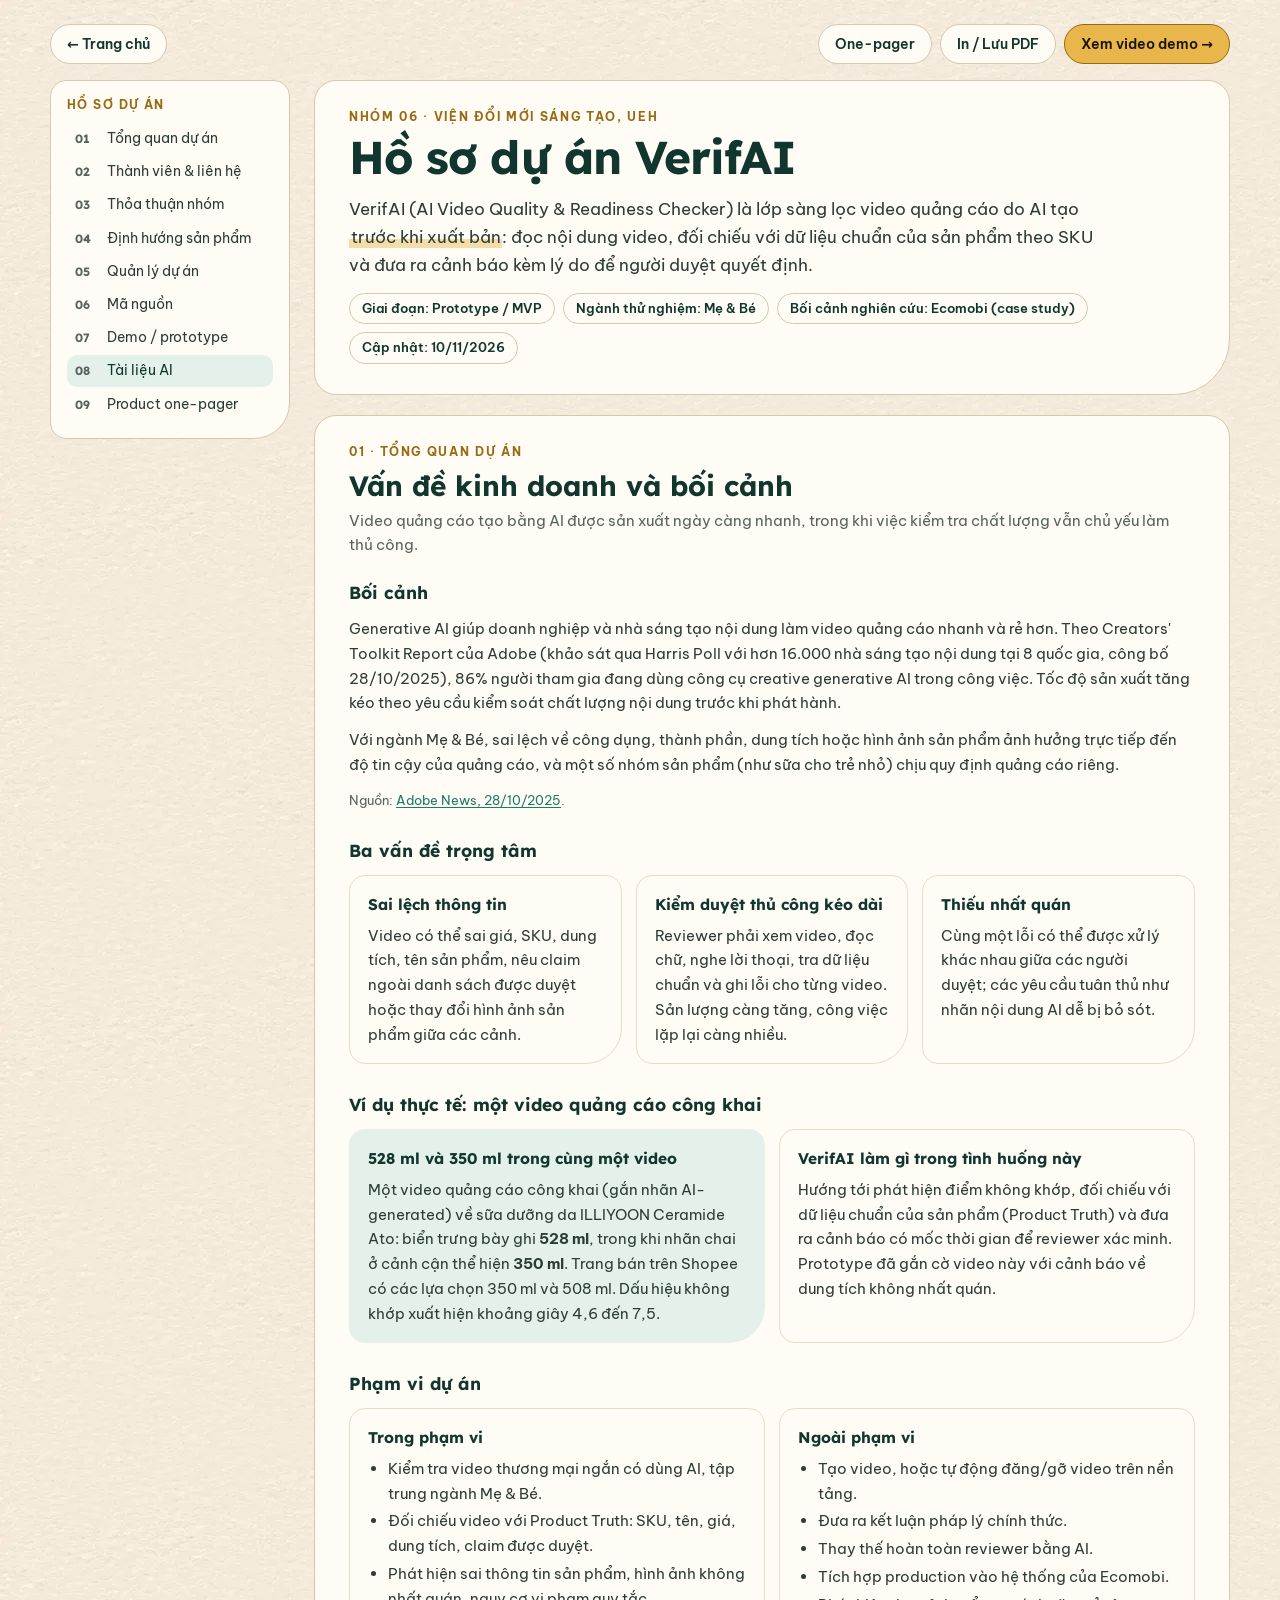
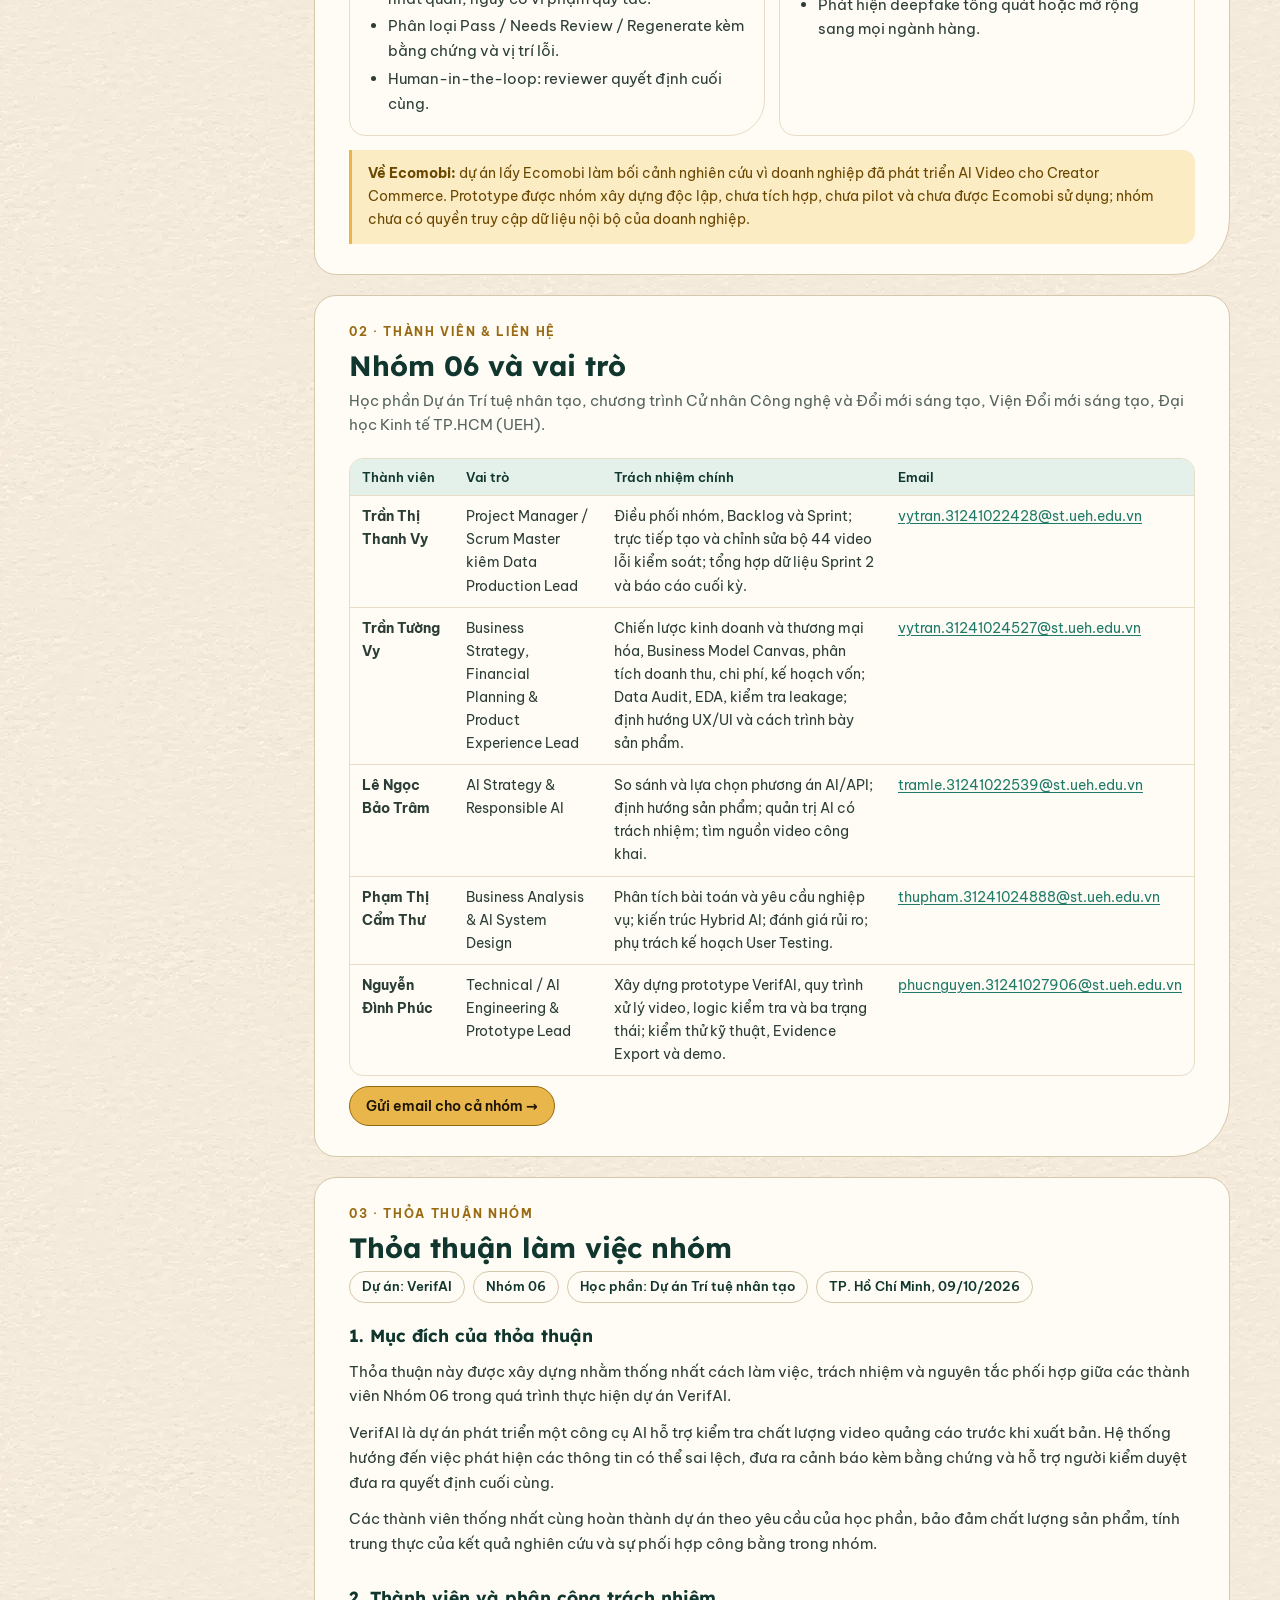
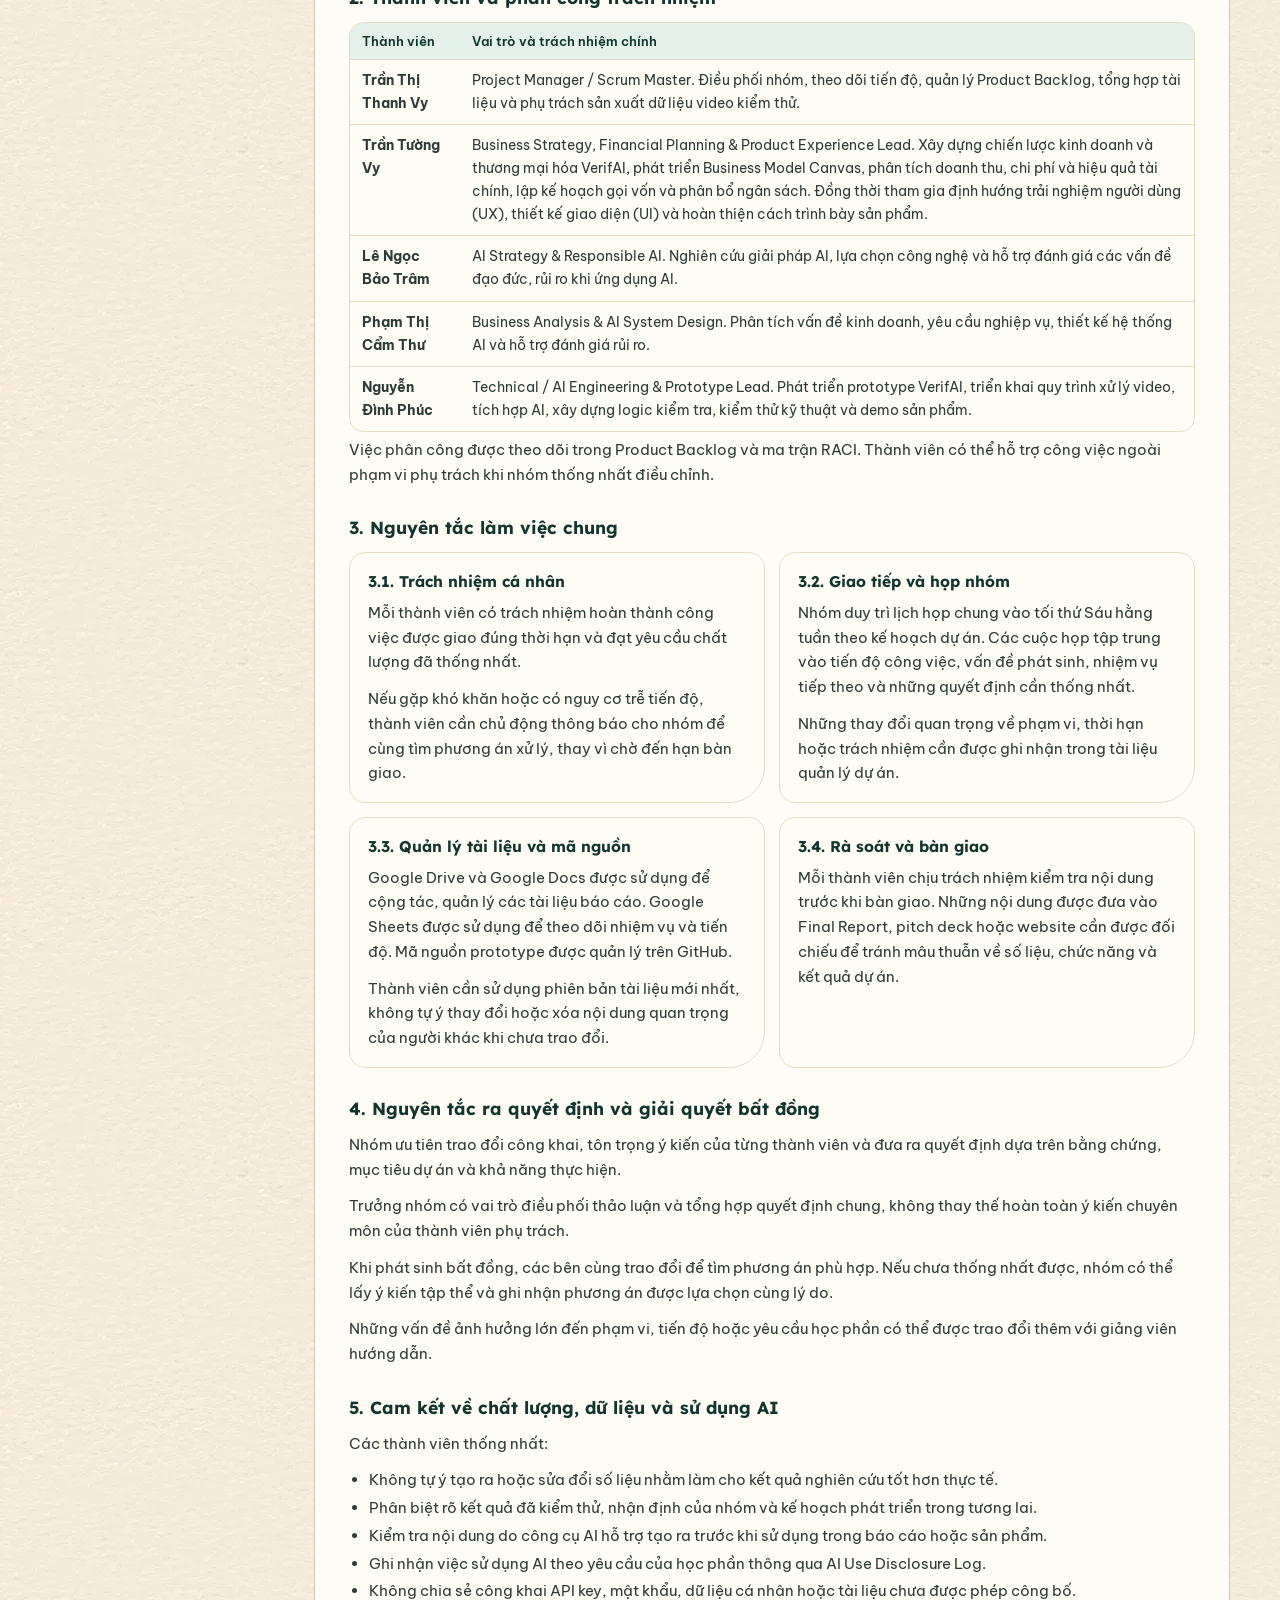
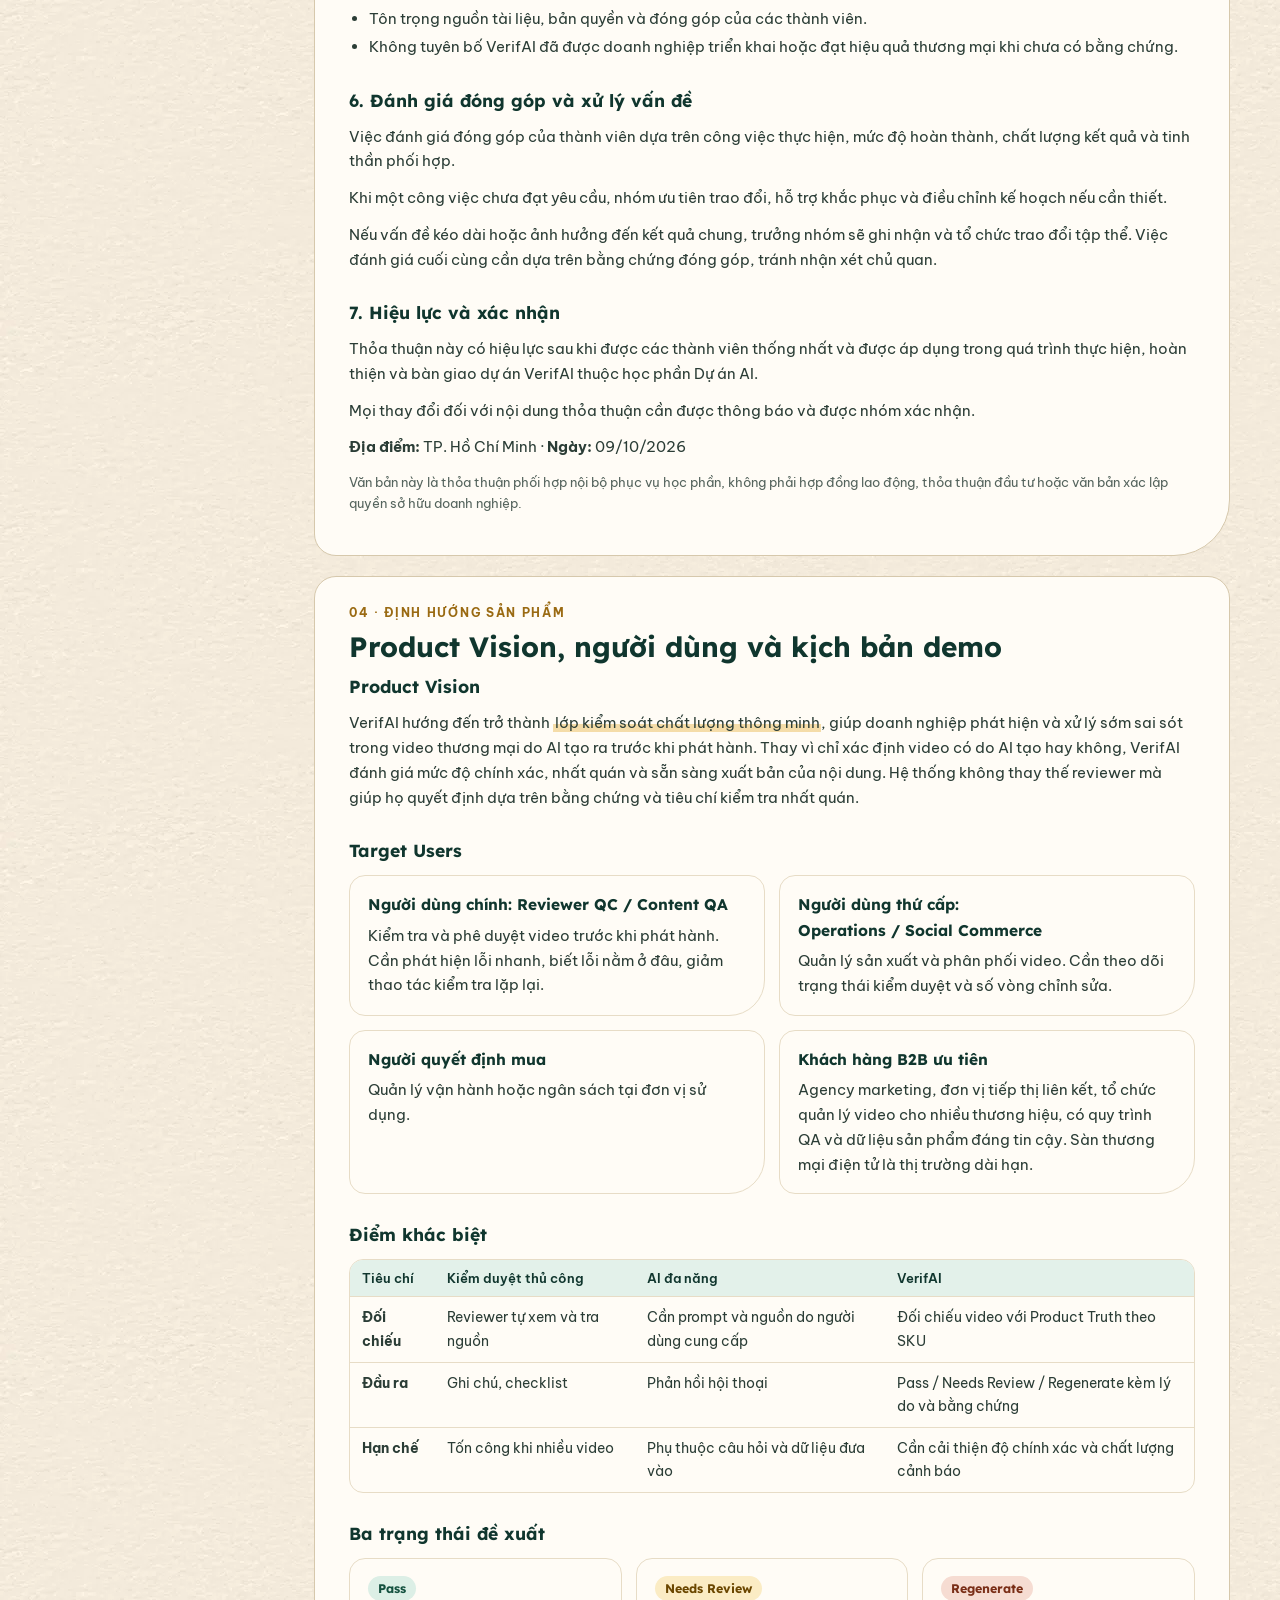
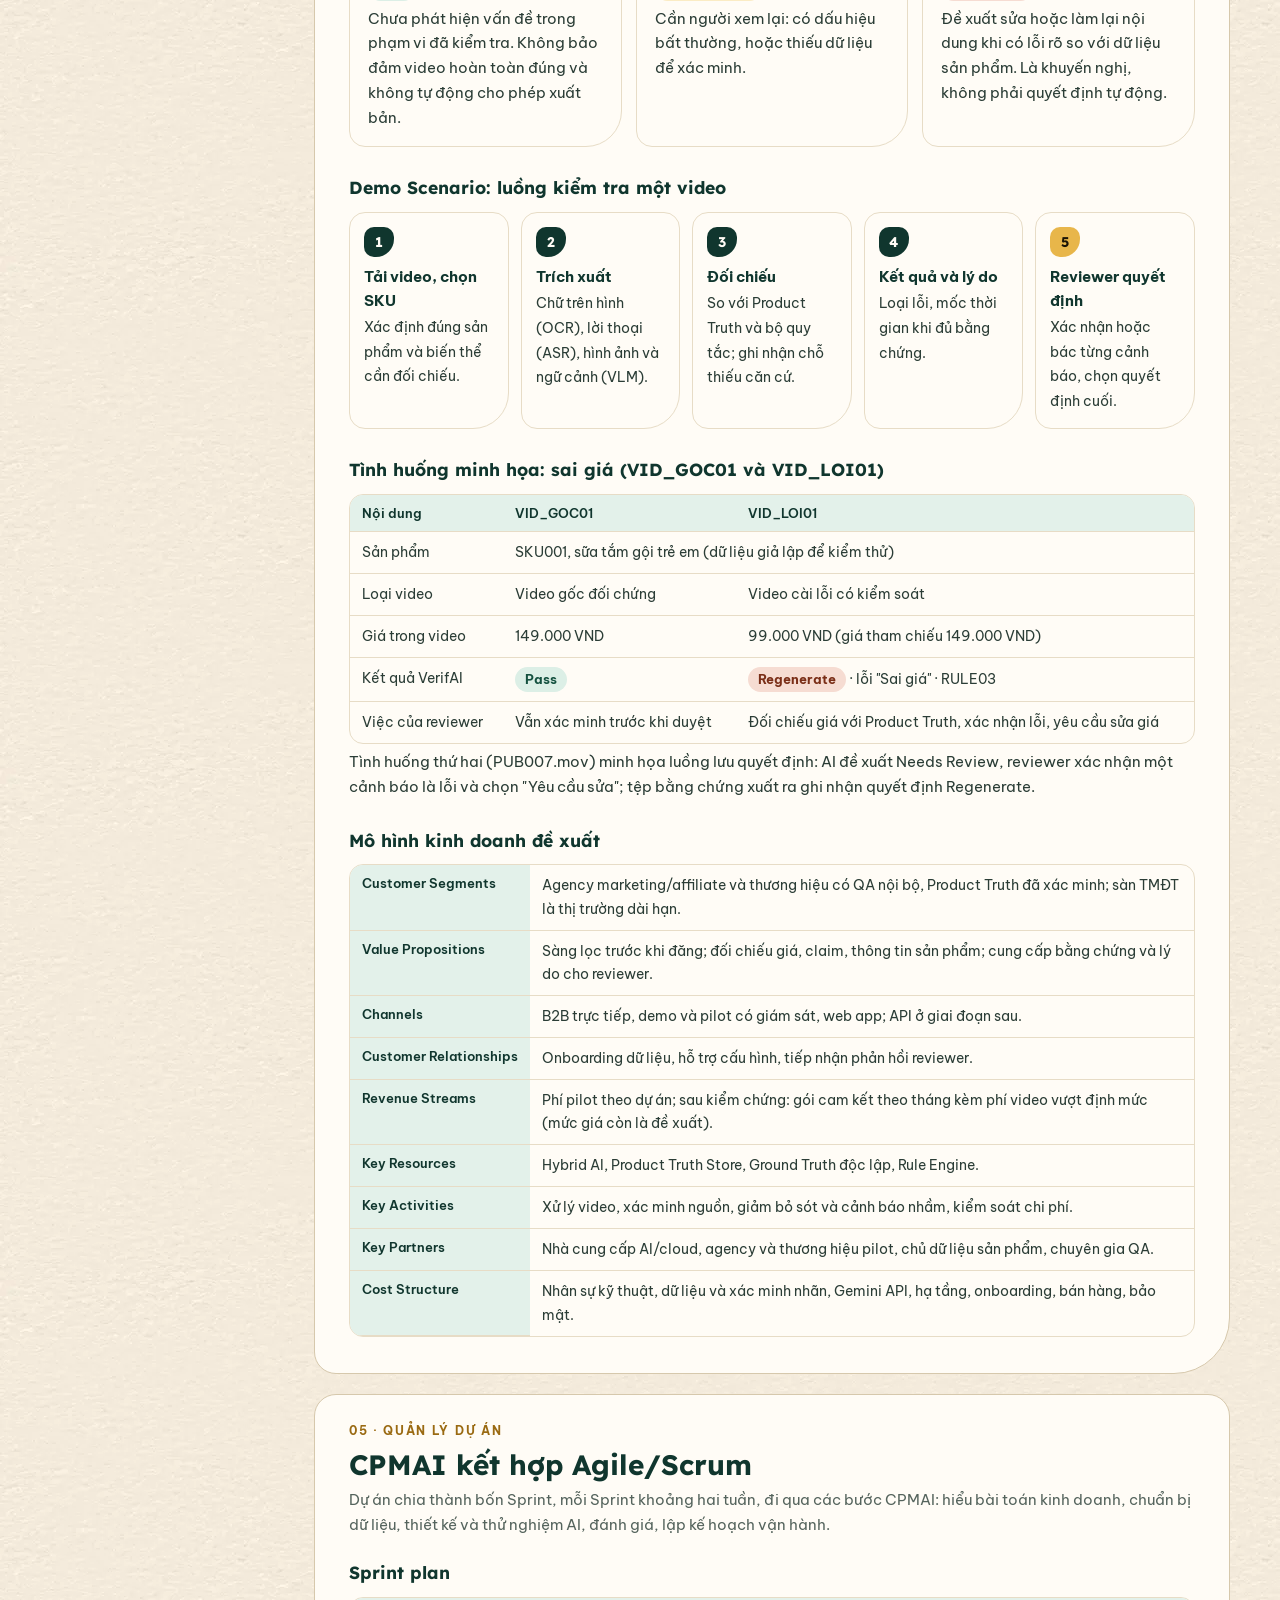
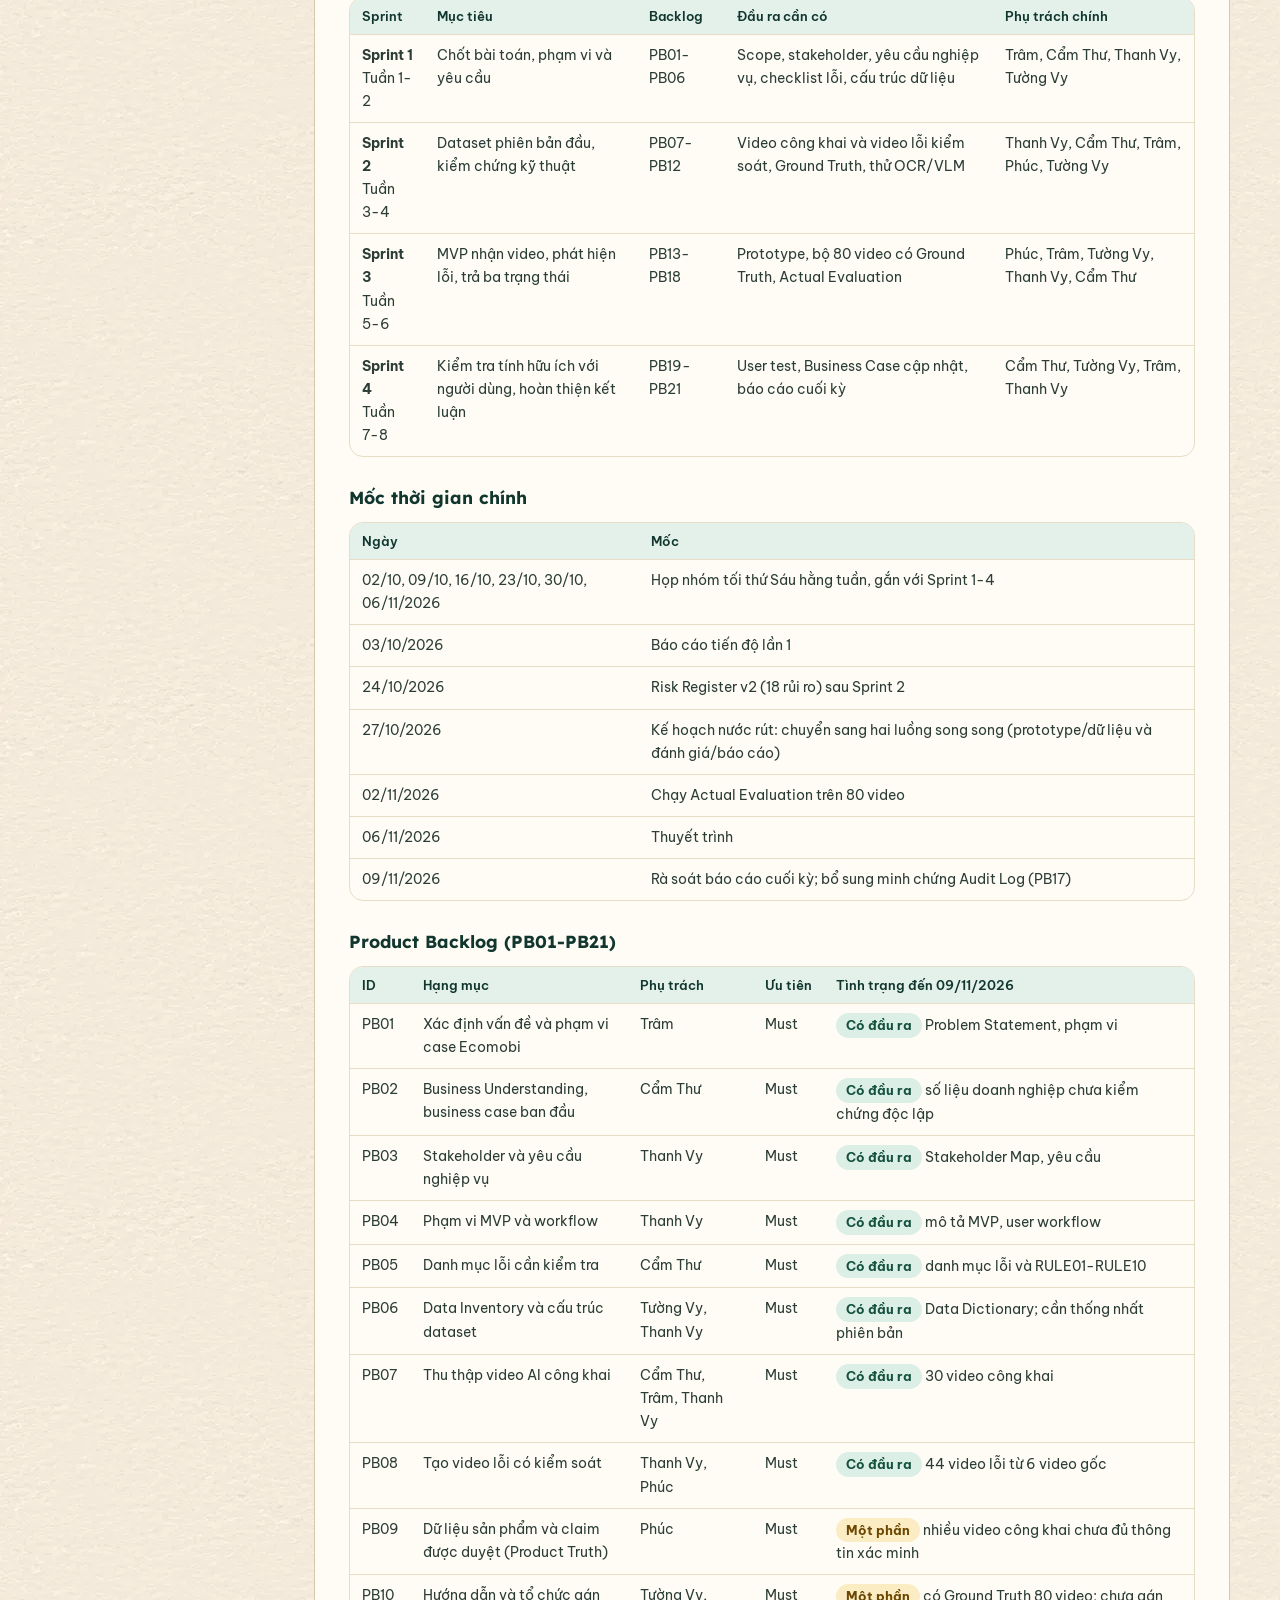
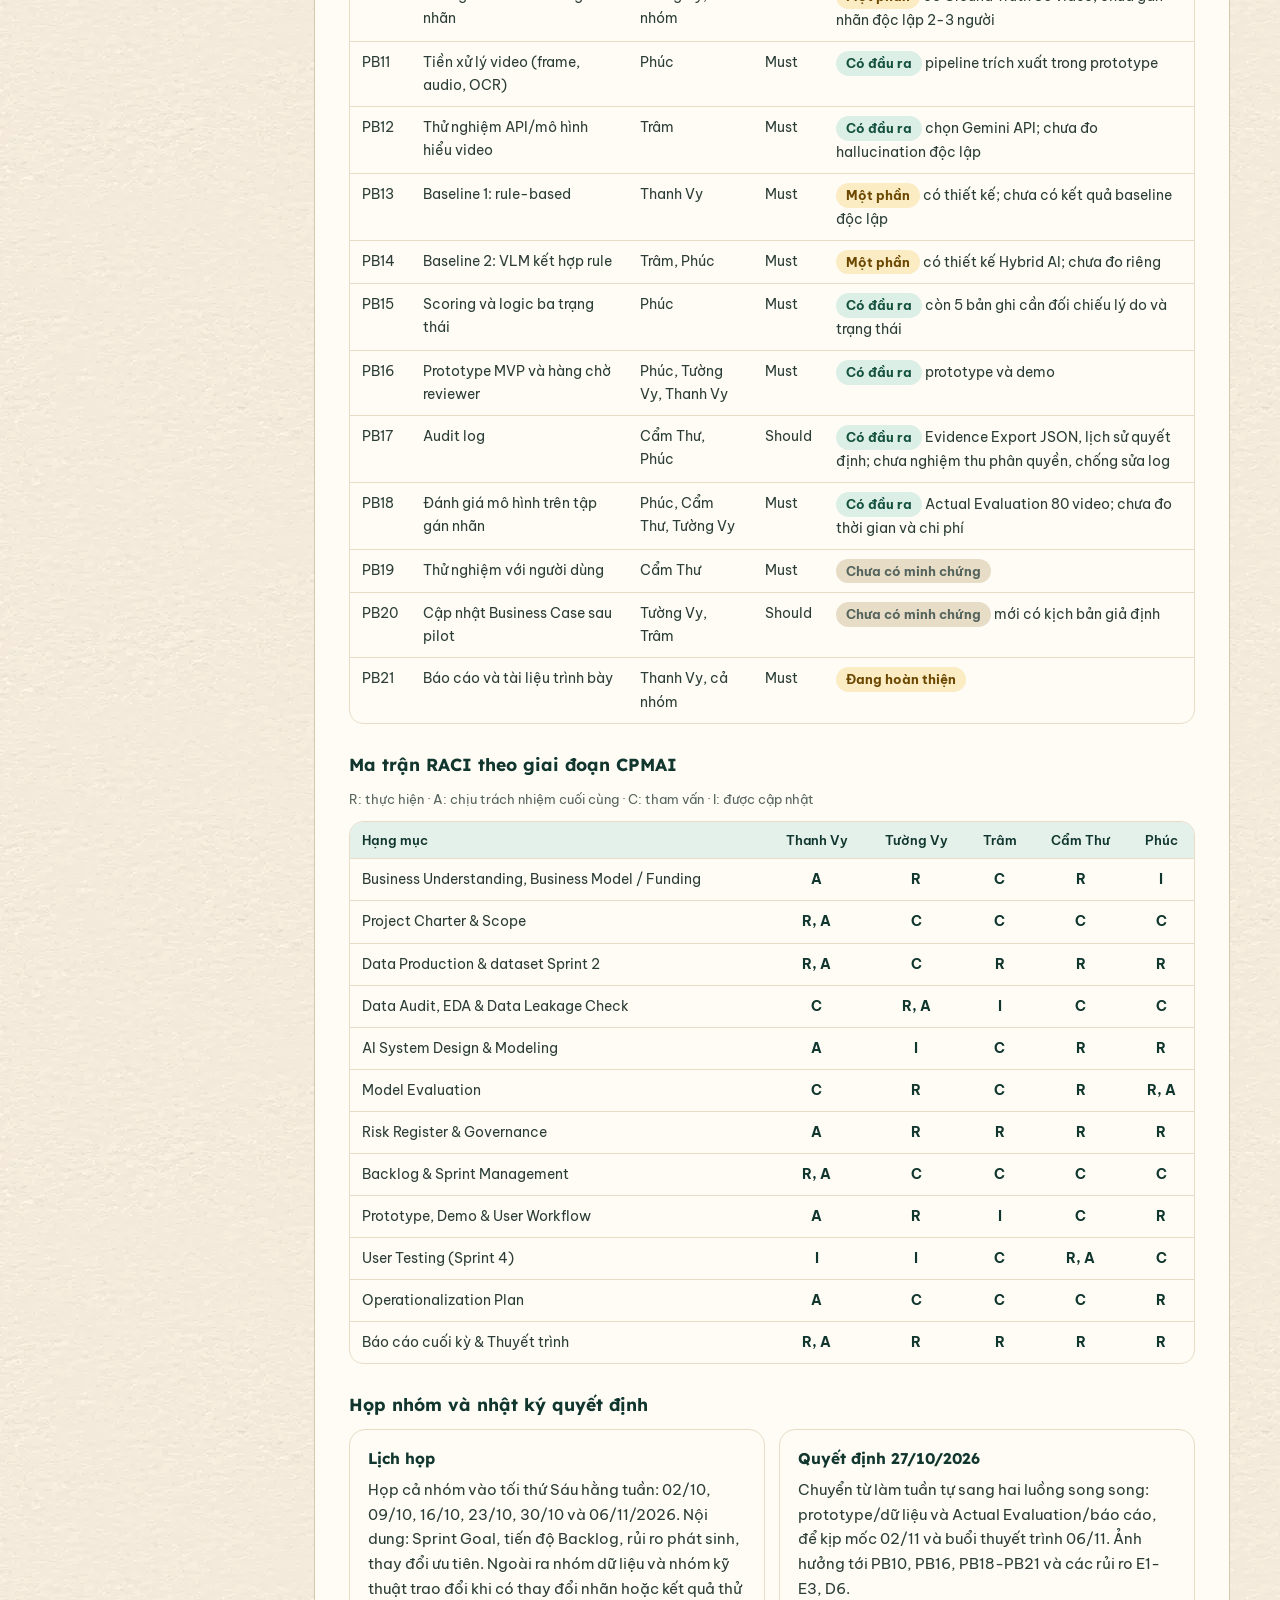
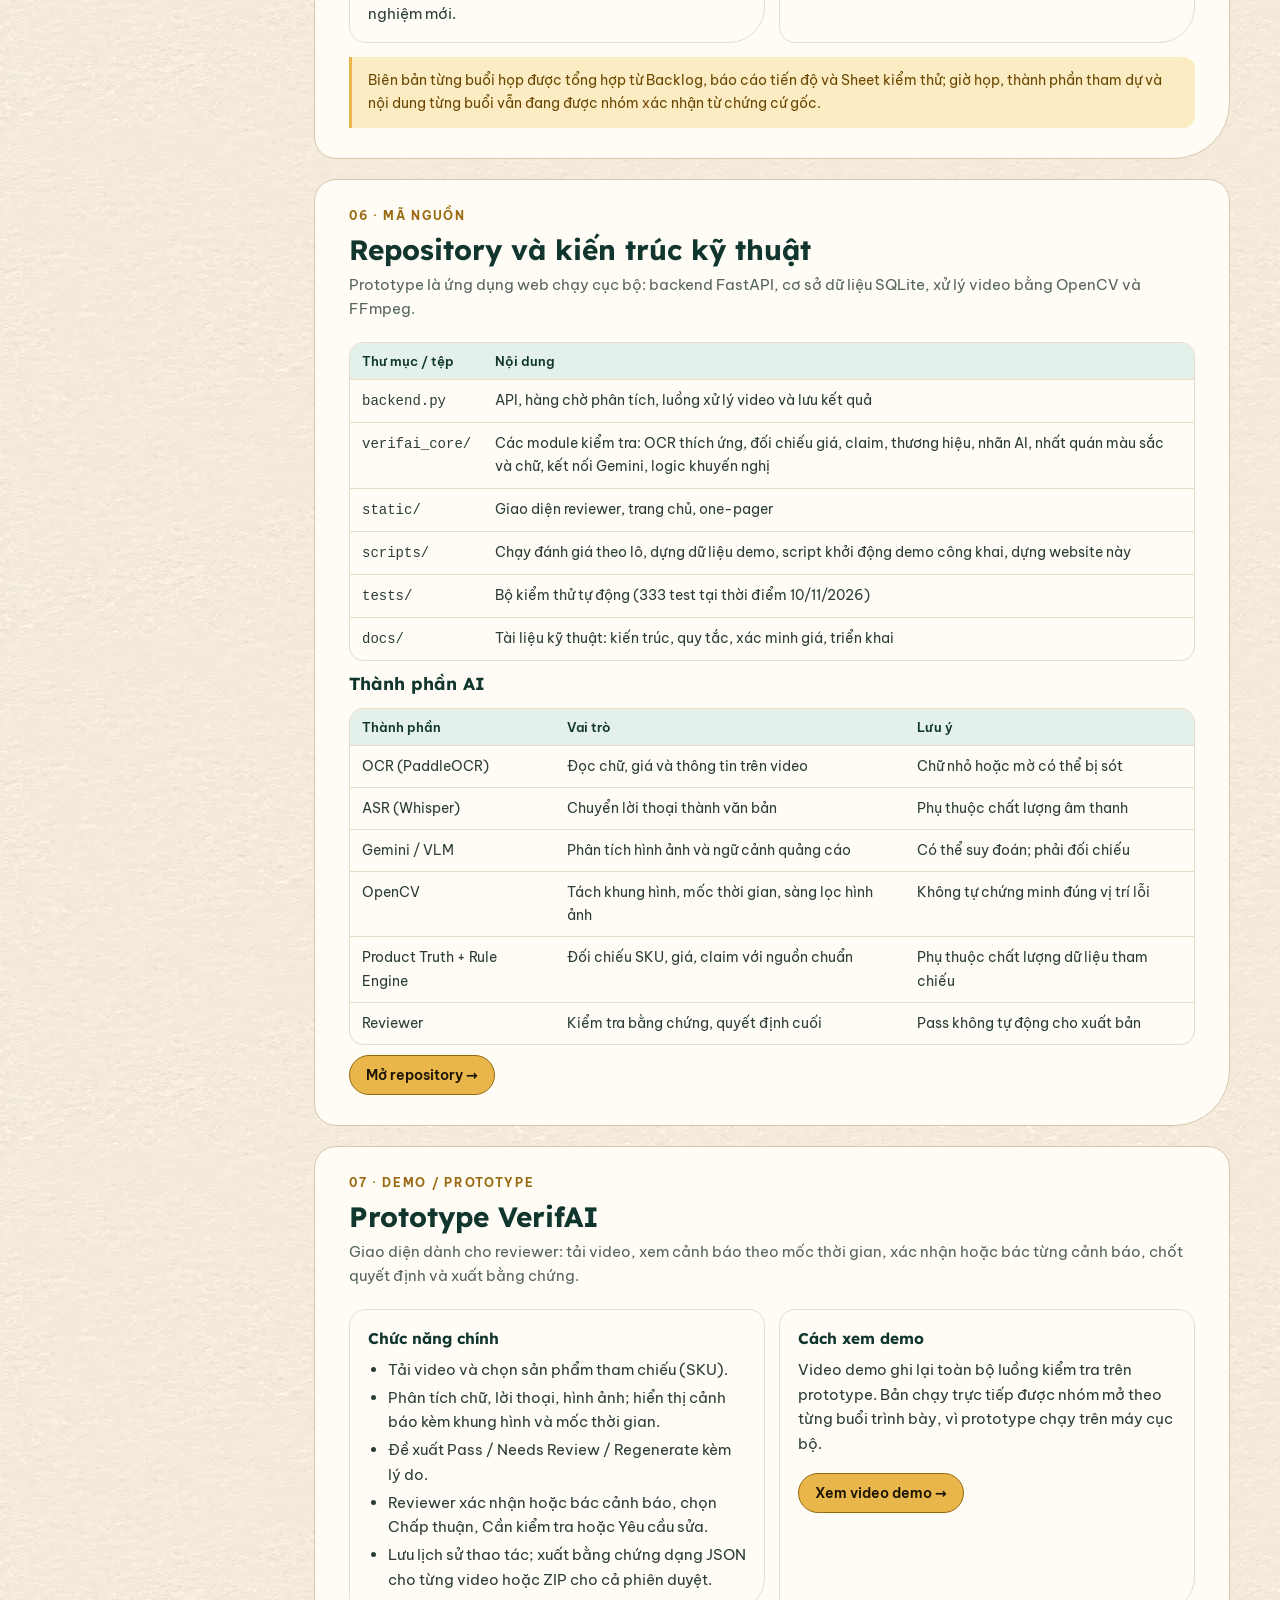
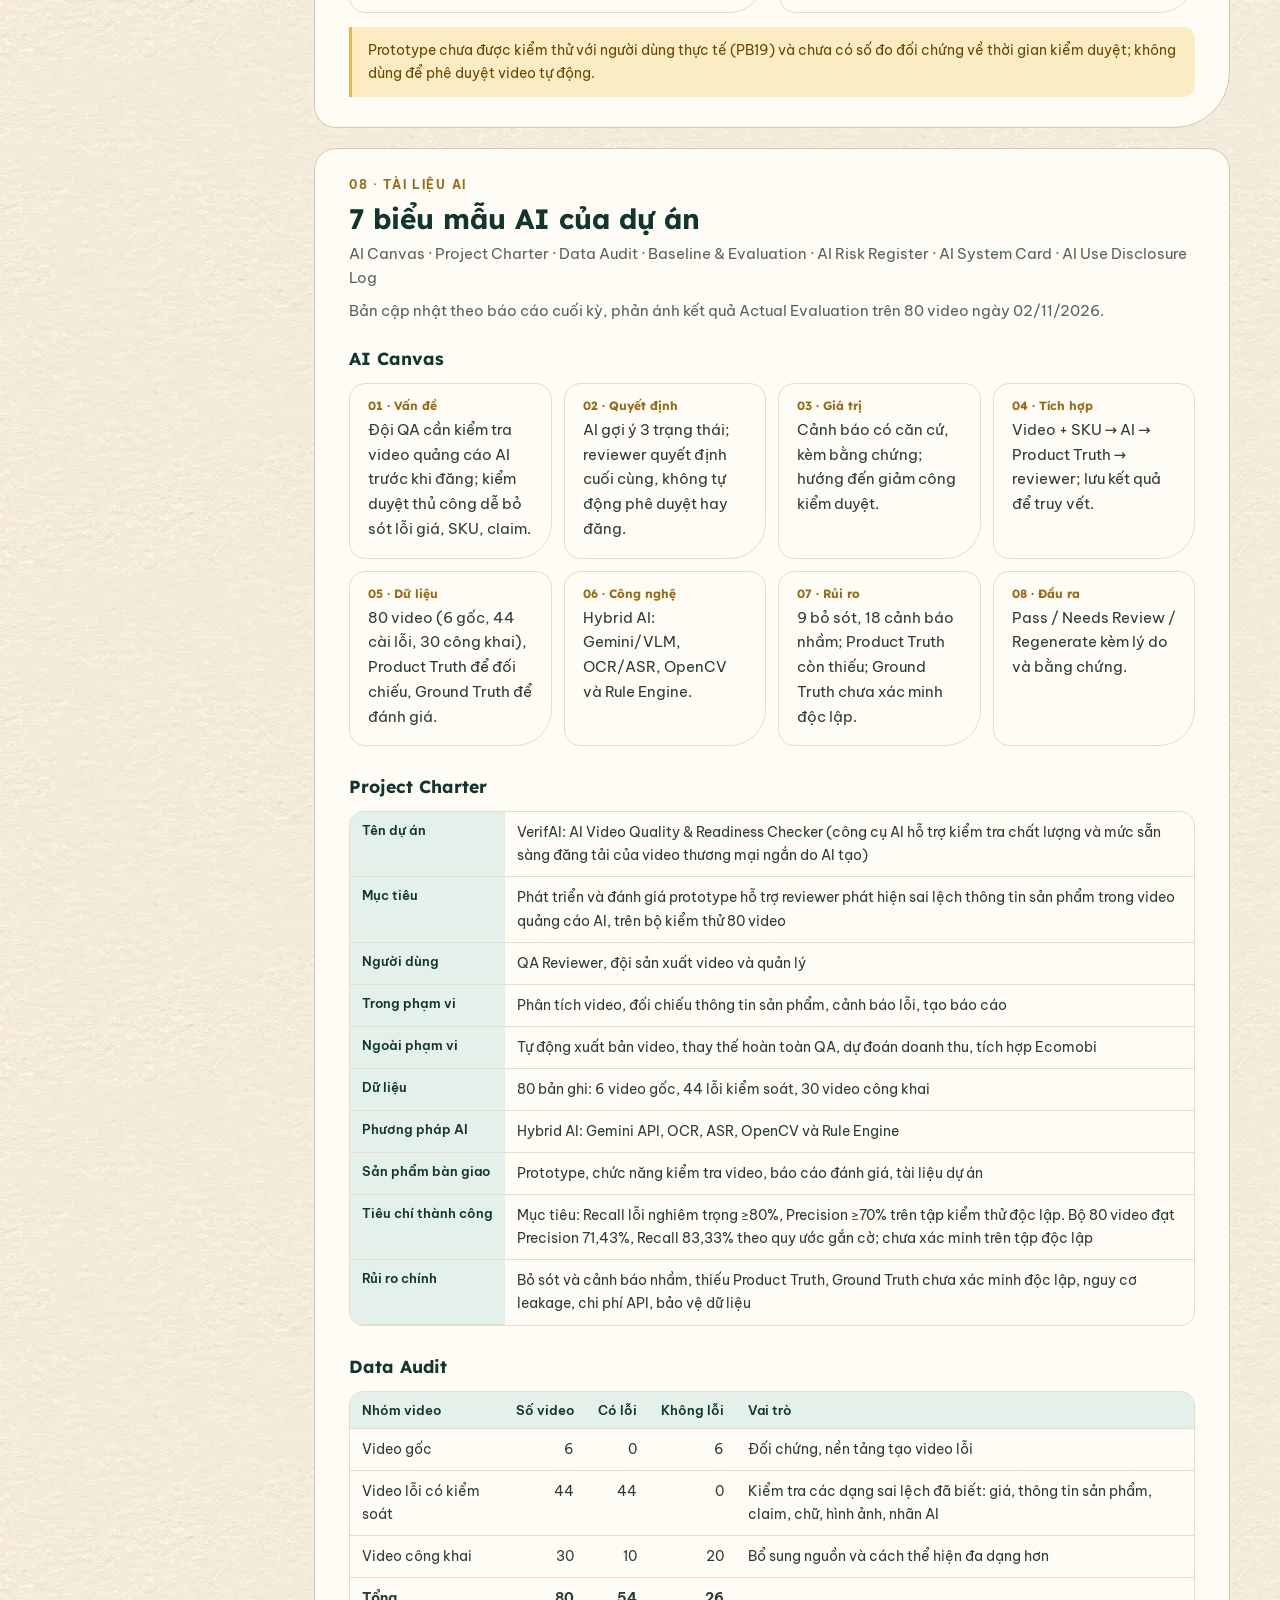
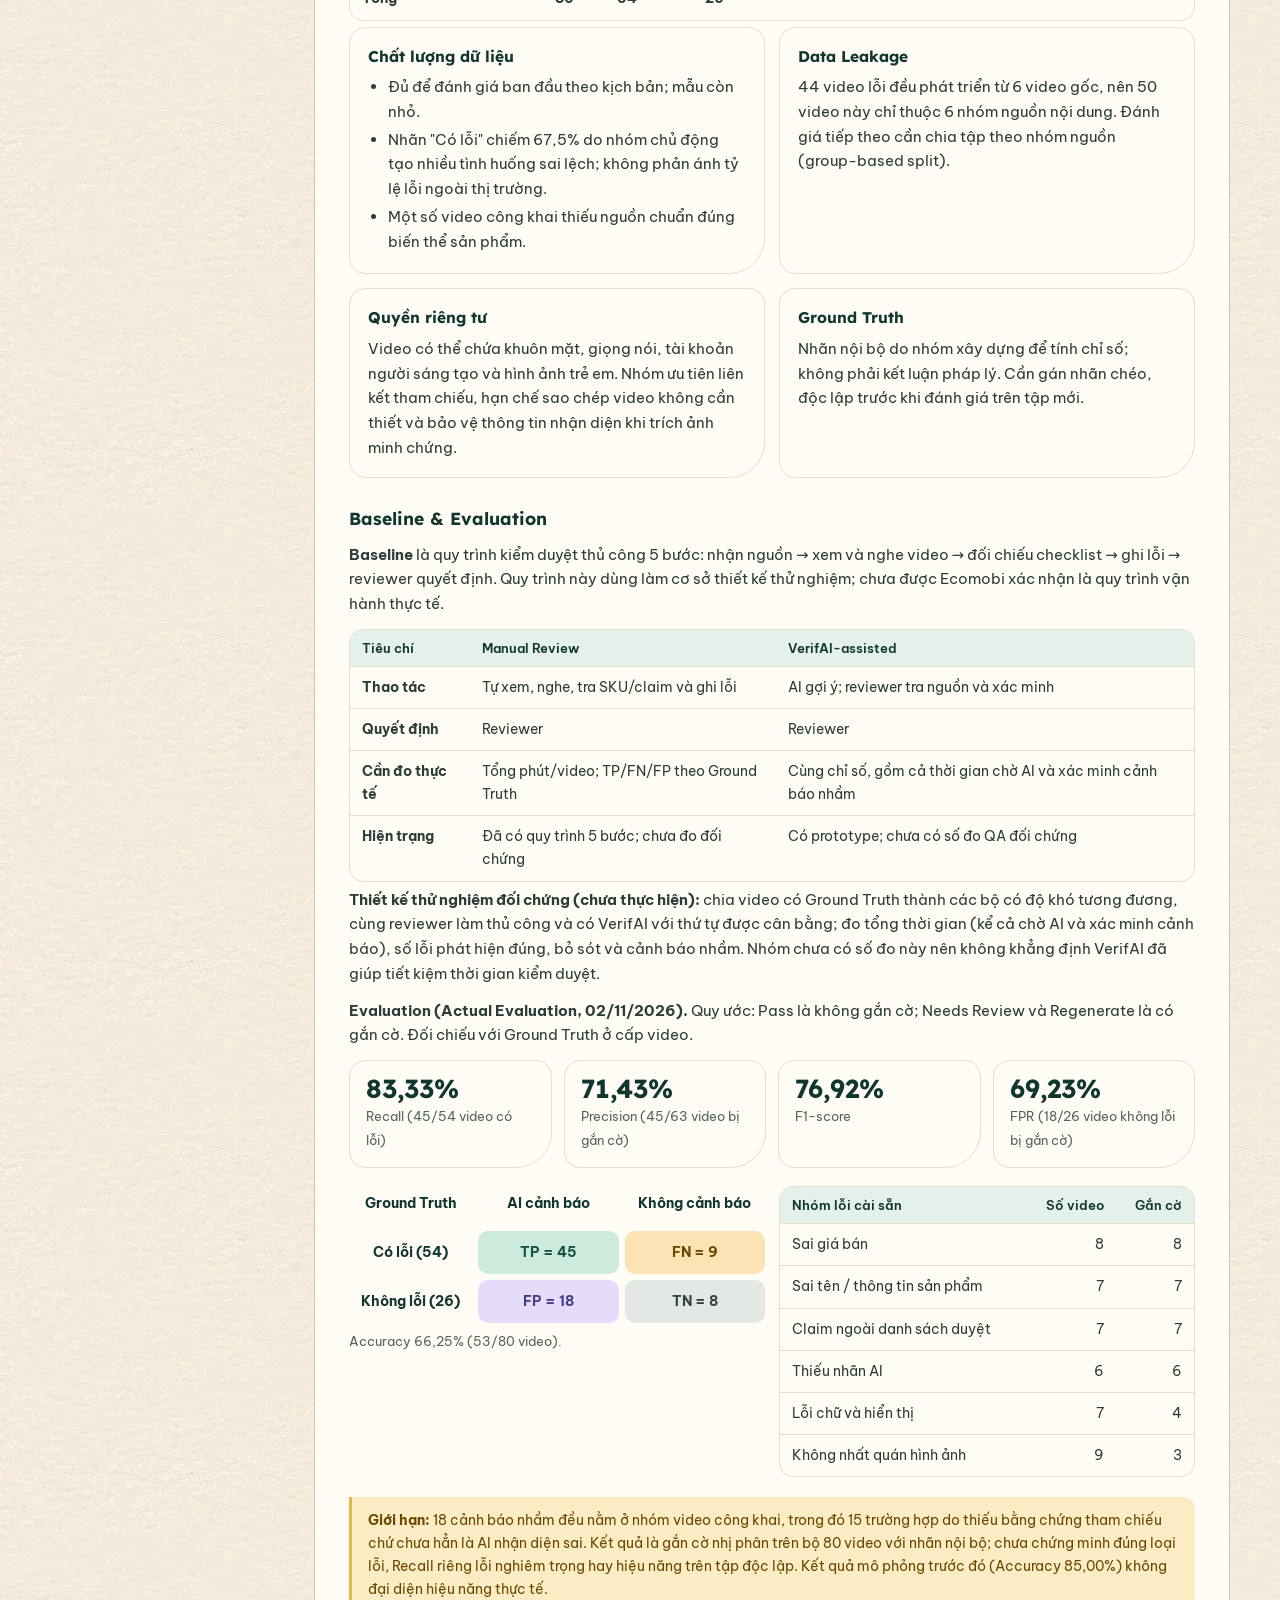
<file: site/ho-so.html>
<!doctype html>
<html lang="vi">
<head>
<meta charset="UTF-8">
<meta name="viewport" content="width=device-width,initial-scale=1">
<meta name="description" content="Hồ sơ dự án VerifAI: tổng quan, định hướng sản phẩm, quản lý dự án, mã nguồn, demo và tài liệu AI của Nhóm 06.">
<meta name="theme-color" content="#10362e">
<title>VerifAI · Hồ sơ dự án</title>
<script>try{if(localStorage.getItem('vfTheme')==='dark')document.documentElement.dataset.theme='dark'}catch(e){}</script>
<link rel="preconnect" href="https://fonts.googleapis.com">
<link rel="preconnect" href="https://fonts.gstatic.com" crossorigin>
<link rel="stylesheet" href="https://fonts.googleapis.com/css2?family=Be+Vietnam+Pro:wght@400;500;600;700&family=Lexend:wght@500;600;700&display=swap">
<style>
:root{
  --paper:#f4ebdb;--sheet:#fffcf6;--edge:#d6c8ac;--hair:#e7dcc6;
  --ink:#10362e;--text:#2b3d36;--muted:#55645d;--label:#9a6a12;--accent:#1f7a67;
  --tint:#e3f1ea;--warn:#fbecc4;--warn-ink:#6b4700;--bad:#f6dcd2;--bad-ink:#7a2e17;
  --marker:rgba(232,182,74,.45);--gold:#e8b64a;
  --tex:url([data-uri]);
  --display:"Lexend","Be Vietnam Pro",system-ui,sans-serif;
  --body:"Be Vietnam Pro",system-ui,-apple-system,"Segoe UI",sans-serif;
  --leaf:16px 16px 36px 16px;--leaf-lg:22px 22px 56px 22px;
}
:root[data-theme="dark"]{
  --paper:#0b1915;--sheet:#10231e;--edge:rgba(255,255,255,.16);--hair:rgba(255,255,255,.09);
  --ink:#f1e7cf;--text:#d3dfd9;--muted:#a3b8b0;--label:#e8c46a;--accent:#7fd3b8;--tint:#173a32;
  --warn:#3d3214;--warn-ink:#f3d58a;--bad:#3d2219;--bad-ink:#f2b39e;
  --marker:rgba(232,182,74,.3);--gold:#e8c46a;--tex:none;color-scheme:dark}
*{box-sizing:border-box}
html{scroll-behavior:smooth;scroll-padding-top:20px}
body{margin:0;background:var(--paper) var(--tex) 0 0/512px 512px;color:var(--text);font:15px/1.65 var(--body);
  padding:24px max(16px,env(safe-area-inset-right,0px)) 56px max(16px,env(safe-area-inset-left,0px))}
h1,h2,h3,h4{font-family:var(--display);color:var(--ink);text-wrap:balance;margin:0}
p{margin:0 0 12px}
a{color:var(--accent);text-underline-offset:2px}
.mk{background:linear-gradient(transparent 58%,var(--marker) 0);padding:0 .1em}
.eyebrow{display:block;font:700 12px/1 var(--body);letter-spacing:.14em;text-transform:uppercase;color:var(--label);margin-bottom:10px}

/* Top bar */
.topbar{max-width:1180px;margin:0 auto 16px;display:flex;align-items:center;justify-content:space-between;gap:10px;flex-wrap:wrap}
.topbar a,.topbar button{display:inline-flex;align-items:center;gap:6px;min-height:40px;padding:0 16px;border-radius:999px;font:600 14px/1 var(--body);text-decoration:none;cursor:pointer;color:var(--ink);border:1.5px solid var(--edge);background:var(--sheet)}
.topbar a:hover,.topbar button:hover{border-color:var(--ink)}
.topbar .go{color:#1b1405;background:#e8b64a;border-color:#946a10}
.topbar .acts{display:flex;gap:8px;flex-wrap:wrap}

/* Layout */
.wrap{max-width:1180px;margin:0 auto;display:grid;grid-template-columns:240px minmax(0,1fr);gap:24px;align-items:start}
.toc{position:sticky;top:20px;background:var(--sheet);border:1.5px solid var(--edge);border-radius:var(--leaf);padding:18px 16px}
.toc b{display:block;font:700 12px/1 var(--body);letter-spacing:.12em;text-transform:uppercase;color:var(--label);margin-bottom:12px}
.toc ol{list-style:none;margin:0;padding:0;display:grid;gap:2px}
.toc a{display:grid;grid-template-columns:28px 1fr;gap:4px;padding:6px 8px;border-radius:10px;color:var(--text);text-decoration:none;font-size:14px;line-height:1.35}
.toc a span{font:700 12px/1.6 var(--display);color:var(--muted)}
.toc a:hover,.toc a.on{background:var(--tint);color:var(--ink)}
main{min-width:0}
.hero{background:var(--sheet);border:1.5px solid var(--edge);border-radius:var(--leaf-lg);padding:30px 34px;margin-bottom:20px}
.hero h1{font-size:clamp(30px,4.6vw,46px);line-height:1.08;letter-spacing:-.02em;margin-bottom:12px}
.hero .lead{font-size:17px;max-width:68ch}
.meta{display:flex;flex-wrap:wrap;gap:8px;margin-top:14px}
.chip{display:inline-block;padding:4px 12px;border-radius:999px;border:1.5px solid var(--edge);font-size:13px;font-weight:600;color:var(--ink);background:var(--sheet)}
.sec{background:var(--sheet);border:1.5px solid var(--edge);border-radius:var(--leaf-lg);padding:30px 34px;margin-bottom:20px}
.sec>h2{font-size:clamp(22px,2.6vw,28px);line-height:1.25;margin-bottom:6px}
.sec>.sub{color:var(--muted);margin-bottom:20px}
.sec h3{font-size:17.5px;margin:26px 0 10px}
.sec h3:first-of-type{margin-top:8px}
.grid2{display:grid;grid-template-columns:repeat(2,minmax(0,1fr));gap:14px}
.grid3{display:grid;grid-template-columns:repeat(3,minmax(0,1fr));gap:14px}
.card{border:1.5px solid var(--hair);border-radius:var(--leaf);padding:16px 18px}
.card h4{font-size:15.5px;margin-bottom:6px}
.card p:last-child,.card ul:last-child{margin-bottom:0}
.card.tint{background:var(--tint);border-color:transparent}
ul.dots{margin:0 0 12px;padding-left:20px}
ul.dots li{margin:3px 0}
.note{margin:14px 0 0;padding:12px 16px;border-left:3px solid var(--gold);background:var(--warn);color:var(--warn-ink);border-radius:0 12px 12px 0;font-size:14px}
.note b{color:inherit}
.src{font-size:12.5px;color:var(--muted)}
.tbl{width:100%;overflow-x:auto;border:1.5px solid var(--hair);border-radius:14px;margin:4px 0 6px}
table{width:100%;border-collapse:collapse;font-size:14px}
th,td{text-align:left;vertical-align:top;padding:9px 12px;border-bottom:1px solid var(--hair)}
th{font:600 13px/1.4 var(--body);color:var(--ink);background:var(--tint);white-space:nowrap}
tr:last-child td{border-bottom:0}
td.num,th.num{text-align:right;font-variant-numeric:tabular-nums}
.c{text-align:center}
.raci td.c{font-weight:700;color:var(--ink)}
.pill{display:inline-block;padding:2px 10px;border-radius:999px;font-weight:700;font-size:12.5px;white-space:nowrap}
.pill.ok{background:#dcefe6;color:#14513f}.pill.rv{background:#fbecc4;color:#6b4700}.pill.rd{background:#f6dcd2;color:#7a2e17}.pill.mt{background:var(--hair);color:var(--muted)}
.stats{display:grid;grid-template-columns:repeat(4,minmax(0,1fr));gap:12px;margin:6px 0 4px}
.stat{border:1.5px solid var(--hair);border-radius:var(--leaf);padding:14px 16px}
.stat b{display:block;font:700 26px/1.1 var(--display);color:var(--ink);font-variant-numeric:tabular-nums}
.stat small{color:var(--muted);font-size:13px}
.cm{display:grid;grid-template-columns:auto repeat(2,minmax(0,1fr));gap:6px;max-width:460px;font-size:14px}
.cm div{padding:10px 12px;border-radius:10px;background:var(--tint);text-align:center}
.cm .h{background:transparent;font-weight:700;color:var(--ink)}
.cm .tp{background:#cdebdc;color:#14513f;font-weight:700}.cm .tn{background:#e3e8e5;color:#33433c;font-weight:700}
.cm .fp{background:#e4dcfa;color:#4b3c86;font-weight:700}.cm .fn{background:#fbe3b4;color:#6b4700;font-weight:700}
.steps{list-style:none;margin:6px 0 0;padding:0;display:grid;grid-template-columns:repeat(5,minmax(0,1fr));gap:12px;counter-reset:s}
.steps li{counter-increment:s;border:1.5px solid var(--hair);border-radius:var(--leaf);padding:14px}
.steps li::before{content:counter(s);display:grid;place-items:center;width:30px;height:30px;border-radius:10px 10px 18px 10px;background:var(--ink);color:var(--sheet);font:700 14px/1 var(--display);margin-bottom:8px}
.steps li:last-child::before{background:var(--gold);color:#1b1405}
.steps b{display:block;color:var(--ink);font-size:14.5px;margin-bottom:2px}
.steps span{font-size:13.5px}
.canvas{display:grid;grid-template-columns:repeat(4,minmax(0,1fr));gap:12px}
.canvas .card small{display:block;font:700 12px/1 var(--display);color:var(--label);margin-bottom:6px}
.pending{border:1.5px dashed var(--edge);border-radius:var(--leaf);padding:18px;color:var(--muted)}
.btn{display:inline-flex;align-items:center;gap:6px;min-height:40px;padding:0 16px;border-radius:999px;font:600 14px/1 var(--body);text-decoration:none;color:#1b1405;background:#e8b64a;border:1.5px solid #946a10;margin-top:4px}
.btn.pending-link{background:transparent;color:var(--muted);border-style:dashed;border-color:var(--edge);pointer-events:none}
footer{max-width:1180px;margin:8px auto 0;color:var(--muted);font-size:13px;text-align:center}

@media (max-width:980px){
  .wrap{grid-template-columns:minmax(0,1fr)}
  .toc{position:static}
  .toc ol{grid-template-columns:repeat(auto-fill,minmax(180px,1fr))}
  .canvas{grid-template-columns:repeat(2,minmax(0,1fr))}
  .steps{grid-template-columns:repeat(2,minmax(0,1fr))}
}
@media (max-width:640px){
  body{padding-top:12px}
  .hero,.sec{padding:22px 18px}
  .grid2,.grid3,.canvas,.steps{grid-template-columns:minmax(0,1fr)}
  .stats{grid-template-columns:repeat(2,minmax(0,1fr))}
}
@media print{
  body{background:#fff;padding:0}.topbar,.toc{display:none}.wrap{display:block}
  .sec,.hero{break-inside:auto;border:0;padding:12px 0}.card,.tbl,tr{break-inside:avoid}
  *{-webkit-print-color-adjust:exact;print-color-adjust:exact}
}
</style>
</head>
<body>
<nav class="topbar" aria-label="Điều hướng">
  <a href="index.html">← Trang chủ</a>
  <span class="acts"><a href="one-pager.html">One-pager</a><button type="button" onclick="window.print()">In / Lưu PDF</button><a class="go" data-link="demo_video" href="#demo">Xem video demo →</a></span>
</nav>

<div class="wrap">
  <aside class="toc" aria-label="Mục lục">
    <b>Hồ sơ dự án</b>
    <ol>
      <li><a href="#tong-quan"><span>01</span>Tổng quan dự án</a></li>
      <li><a href="#thanh-vien"><span>02</span>Thành viên &amp; liên hệ</a></li>
      <li><a href="#thoa-thuan"><span>03</span>Thỏa thuận nhóm</a></li>
      <li><a href="#dinh-huong"><span>04</span>Định hướng sản phẩm</a></li>
      <li><a href="#quan-ly"><span>05</span>Quản lý dự án</a></li>
      <li><a href="#ma-nguon"><span>06</span>Mã nguồn</a></li>
      <li><a href="#demo"><span>07</span>Demo / prototype</a></li>
      <li><a href="#tai-lieu-ai"><span>08</span>Tài liệu AI</a></li>
      <li><a href="#one-pager"><span>09</span>Product one-pager</a></li>
    </ol>
  </aside>

  <main>
    <header class="hero">
      <span class="eyebrow">Nhóm 06 · Viện Đổi mới sáng tạo, UEH</span>
      <h1>Hồ sơ dự án VerifAI</h1>
      <p class="lead">VerifAI (AI Video Quality &amp; Readiness Checker) là lớp sàng lọc video quảng cáo do AI tạo <span class="mk">trước khi xuất bản</span>: đọc nội dung video, đối chiếu với dữ liệu chuẩn của sản phẩm theo SKU và đưa ra cảnh báo kèm lý do để người duyệt quyết định.</p>
      <div class="meta"><span class="chip">Giai đoạn: Prototype / MVP</span><span class="chip">Ngành thử nghiệm: Mẹ &amp; Bé</span><span class="chip">Bối cảnh nghiên cứu: Ecomobi (case study)</span><span class="chip">Cập nhật: 10/11/2026</span></div>
    </header>

    <!-- 01 -->
    <section class="sec" id="tong-quan" aria-labelledby="h01">
      <span class="eyebrow">01 · Tổng quan dự án</span>
      <h2 id="h01">Vấn đề kinh doanh và bối cảnh</h2>
      <p class="sub">Video quảng cáo tạo bằng AI được sản xuất ngày càng nhanh, trong khi việc kiểm tra chất lượng vẫn chủ yếu làm thủ công.</p>

      <h3>Bối cảnh</h3>
      <p>Generative AI giúp doanh nghiệp và nhà sáng tạo nội dung làm video quảng cáo nhanh và rẻ hơn. Theo Creators' Toolkit Report của Adobe (khảo sát qua Harris Poll với hơn 16.000 nhà sáng tạo nội dung tại 8 quốc gia, công bố 28/10/2025), 86% người tham gia đang dùng công cụ creative generative AI trong công việc. Tốc độ sản xuất tăng kéo theo yêu cầu kiểm soát chất lượng nội dung trước khi phát hành.</p>
      <p>Với ngành Mẹ &amp; Bé, sai lệch về công dụng, thành phần, dung tích hoặc hình ảnh sản phẩm ảnh hưởng trực tiếp đến độ tin cậy của quảng cáo, và một số nhóm sản phẩm (như sữa cho trẻ nhỏ) chịu quy định quảng cáo riêng.</p>
      <p class="src">Nguồn: <a href="https://news.adobe.com/news/2025/10/adobe-max-2025-creators-survey" target="_blank" rel="noopener">Adobe News, 28/10/2025</a>.</p>

      <h3>Ba vấn đề trọng tâm</h3>
      <div class="grid3">
        <div class="card"><h4>Sai lệch thông tin</h4><p>Video có thể sai giá, SKU, dung tích, tên sản phẩm, nêu claim ngoài danh sách được duyệt hoặc thay đổi hình ảnh sản phẩm giữa các cảnh.</p></div>
        <div class="card"><h4>Kiểm duyệt thủ công kéo dài</h4><p>Reviewer phải xem video, đọc chữ, nghe lời thoại, tra dữ liệu chuẩn và ghi lỗi cho từng video. Sản lượng càng tăng, công việc lặp lại càng nhiều.</p></div>
        <div class="card"><h4>Thiếu nhất quán</h4><p>Cùng một lỗi có thể được xử lý khác nhau giữa các người duyệt; các yêu cầu tuân thủ như nhãn nội dung AI dễ bị bỏ sót.</p></div>
      </div>

      <h3>Ví dụ thực tế: một video quảng cáo công khai</h3>
      <div class="grid2">
        <div class="card tint"><h4>528 ml và 350 ml trong cùng một video</h4><p>Một video quảng cáo công khai (gắn nhãn AI-generated) về sữa dưỡng da ILLIYOON Ceramide Ato: biển trưng bày ghi <b>528 ml</b>, trong khi nhãn chai ở cảnh cận thể hiện <b>350 ml</b>. Trang bán trên Shopee có các lựa chọn 350 ml và 508 ml. Dấu hiệu không khớp xuất hiện khoảng giây 4,6 đến 7,5.</p></div>
        <div class="card"><h4>VerifAI làm gì trong tình huống này</h4><p>Hướng tới phát hiện điểm không khớp, đối chiếu với dữ liệu chuẩn của sản phẩm (Product Truth) và đưa ra cảnh báo có mốc thời gian để reviewer xác minh. Prototype đã gắn cờ video này với cảnh báo về dung tích không nhất quán.</p></div>
      </div>

      <h3>Phạm vi dự án</h3>
      <div class="grid2">
        <div class="card"><h4>Trong phạm vi</h4><ul class="dots">
          <li>Kiểm tra video thương mại ngắn có dùng AI, tập trung ngành Mẹ &amp; Bé.</li>
          <li>Đối chiếu video với Product Truth: SKU, tên, giá, dung tích, claim được duyệt.</li>
          <li>Phát hiện sai thông tin sản phẩm, hình ảnh không nhất quán, nguy cơ vi phạm quy tắc.</li>
          <li>Phân loại Pass / Needs Review / Regenerate kèm bằng chứng và vị trí lỗi.</li>
          <li>Human-in-the-loop: reviewer quyết định cuối cùng.</li></ul></div>
        <div class="card"><h4>Ngoài phạm vi</h4><ul class="dots">
          <li>Tạo video, hoặc tự động đăng/gỡ video trên nền tảng.</li>
          <li>Đưa ra kết luận pháp lý chính thức.</li>
          <li>Thay thế hoàn toàn reviewer bằng AI.</li>
          <li>Tích hợp production vào hệ thống của Ecomobi.</li>
          <li>Phát hiện deepfake tổng quát hoặc mở rộng sang mọi ngành hàng.</li></ul></div>
      </div>
      <p class="note"><b>Về Ecomobi:</b> dự án lấy Ecomobi làm bối cảnh nghiên cứu vì doanh nghiệp đã phát triển AI Video cho Creator Commerce. Prototype được nhóm xây dựng độc lập, chưa tích hợp, chưa pilot và chưa được Ecomobi sử dụng; nhóm chưa có quyền truy cập dữ liệu nội bộ của doanh nghiệp.</p>
    </section>

    <!-- 02 -->
    <section class="sec" id="thanh-vien" aria-labelledby="h02">
      <span class="eyebrow">02 · Thành viên &amp; liên hệ</span>
      <h2 id="h02">Nhóm 06 và vai trò</h2>
      <p class="sub">Học phần Dự án Trí tuệ nhân tạo, chương trình Cử nhân Công nghệ và Đổi mới sáng tạo, Viện Đổi mới sáng tạo, Đại học Kinh tế TP.HCM (UEH).</p>
      <div class="tbl"><table>
        <thead><tr><th>Thành viên</th><th>Vai trò</th><th>Trách nhiệm chính</th><th>Email</th></tr></thead>
        <tbody>
          <tr><td><b>Trần Thị Thanh Vy</b></td><td>Project Manager / Scrum Master kiêm Data Production Lead</td><td>Điều phối nhóm, Backlog và Sprint; trực tiếp tạo và chỉnh sửa bộ 44 video lỗi kiểm soát; tổng hợp dữ liệu Sprint 2 và báo cáo cuối kỳ.</td><td><a href="mailto:vytran.31241022428@st.ueh.edu.vn">vytran.31241022428@st.ueh.edu.vn</a></td></tr>
          <tr><td><b>Trần Tường Vy</b></td><td>Business Strategy, Financial Planning &amp; Product Experience Lead</td><td>Chiến lược kinh doanh và thương mại hóa, Business Model Canvas, phân tích doanh thu, chi phí, kế hoạch vốn; Data Audit, EDA, kiểm tra leakage; định hướng UX/UI và cách trình bày sản phẩm.</td><td><a href="mailto:vytran.31241024527@st.ueh.edu.vn">vytran.31241024527@st.ueh.edu.vn</a></td></tr>
          <tr><td><b>Lê Ngọc Bảo Trâm</b></td><td>AI Strategy &amp; Responsible AI</td><td>So sánh và lựa chọn phương án AI/API; định hướng sản phẩm; quản trị AI có trách nhiệm; tìm nguồn video công khai.</td><td><a href="mailto:tramle.31241022539@st.ueh.edu.vn">tramle.31241022539@st.ueh.edu.vn</a></td></tr>
          <tr><td><b>Phạm Thị Cẩm Thư</b></td><td>Business Analysis &amp; AI System Design</td><td>Phân tích bài toán và yêu cầu nghiệp vụ; kiến trúc Hybrid AI; đánh giá rủi ro; phụ trách kế hoạch User Testing.</td><td><a href="mailto:thupham.31241024888@st.ueh.edu.vn">thupham.31241024888@st.ueh.edu.vn</a></td></tr>
          <tr><td><b>Nguyễn Đình Phúc</b></td><td>Technical / AI Engineering &amp; Prototype Lead</td><td>Xây dựng prototype VerifAI, quy trình xử lý video, logic kiểm tra và ba trạng thái; kiểm thử kỹ thuật, Evidence Export và demo.</td><td><a href="mailto:phucnguyen.31241027906@st.ueh.edu.vn">phucnguyen.31241027906@st.ueh.edu.vn</a></td></tr>
        </tbody>
      </table></div>
      <a class="btn" href="mailto:vytran.31241022428@st.ueh.edu.vn,phucnguyen.31241027906@st.ueh.edu.vn,vytran.31241024527@st.ueh.edu.vn,tramle.31241022539@st.ueh.edu.vn,thupham.31241024888@st.ueh.edu.vn?subject=Li%C3%AAn%20h%E1%BB%87%20VerifAI">Gửi email cho cả nhóm →</a>
    </section>

    <!-- 03 -->
    <section class="sec" id="thoa-thuan" aria-labelledby="h03">
      <span class="eyebrow">03 · Thỏa thuận nhóm</span>
      <h2 id="h03">Thỏa thuận làm việc nhóm</h2>
      <div class="meta" style="margin:4px 0 18px"><span class="chip">Dự án: VerifAI</span><span class="chip">Nhóm 06</span><span class="chip">Học phần: Dự án Trí tuệ nhân tạo</span><span class="chip">TP. Hồ Chí Minh, 09/10/2026</span></div>

      <h3>1. Mục đích của thỏa thuận</h3>
      <p>Thỏa thuận này được xây dựng nhằm thống nhất cách làm việc, trách nhiệm và nguyên tắc phối hợp giữa các thành viên Nhóm 06 trong quá trình thực hiện dự án VerifAI.</p>
      <p>VerifAI là dự án phát triển một công cụ AI hỗ trợ kiểm tra chất lượng video quảng cáo trước khi xuất bản. Hệ thống hướng đến việc phát hiện các thông tin có thể sai lệch, đưa ra cảnh báo kèm bằng chứng và hỗ trợ người kiểm duyệt đưa ra quyết định cuối cùng.</p>
      <p>Các thành viên thống nhất cùng hoàn thành dự án theo yêu cầu của học phần, bảo đảm chất lượng sản phẩm, tính trung thực của kết quả nghiên cứu và sự phối hợp công bằng trong nhóm.</p>

      <h3>2. Thành viên và phân công trách nhiệm</h3>
      <div class="tbl"><table>
        <thead><tr><th>Thành viên</th><th>Vai trò và trách nhiệm chính</th></tr></thead>
        <tbody>
          <tr><td><b>Trần Thị Thanh Vy</b></td><td>Project Manager / Scrum Master. Điều phối nhóm, theo dõi tiến độ, quản lý Product Backlog, tổng hợp tài liệu và phụ trách sản xuất dữ liệu video kiểm thử.</td></tr>
          <tr><td><b>Trần Tường Vy</b></td><td>Business Strategy, Financial Planning &amp; Product Experience Lead. Xây dựng chiến lược kinh doanh và thương mại hóa VerifAI, phát triển Business Model Canvas, phân tích doanh thu, chi phí và hiệu quả tài chính, lập kế hoạch gọi vốn và phân bổ ngân sách. Đồng thời tham gia định hướng trải nghiệm người dùng (UX), thiết kế giao diện (UI) và hoàn thiện cách trình bày sản phẩm.</td></tr>
          <tr><td><b>Lê Ngọc Bảo Trâm</b></td><td>AI Strategy &amp; Responsible AI. Nghiên cứu giải pháp AI, lựa chọn công nghệ và hỗ trợ đánh giá các vấn đề đạo đức, rủi ro khi ứng dụng AI.</td></tr>
          <tr><td><b>Phạm Thị Cẩm Thư</b></td><td>Business Analysis &amp; AI System Design. Phân tích vấn đề kinh doanh, yêu cầu nghiệp vụ, thiết kế hệ thống AI và hỗ trợ đánh giá rủi ro.</td></tr>
          <tr><td><b>Nguyễn Đình Phúc</b></td><td>Technical / AI Engineering &amp; Prototype Lead. Phát triển prototype VerifAI, triển khai quy trình xử lý video, tích hợp AI, xây dựng logic kiểm tra, kiểm thử kỹ thuật và demo sản phẩm.</td></tr>
        </tbody>
      </table></div>
      <p>Việc phân công được theo dõi trong Product Backlog và ma trận RACI. Thành viên có thể hỗ trợ công việc ngoài phạm vi phụ trách khi nhóm thống nhất điều chỉnh.</p>

      <h3>3. Nguyên tắc làm việc chung</h3>
      <div class="grid2">
        <div class="card"><h4>3.1. Trách nhiệm cá nhân</h4><p>Mỗi thành viên có trách nhiệm hoàn thành công việc được giao đúng thời hạn và đạt yêu cầu chất lượng đã thống nhất.</p><p>Nếu gặp khó khăn hoặc có nguy cơ trễ tiến độ, thành viên cần chủ động thông báo cho nhóm để cùng tìm phương án xử lý, thay vì chờ đến hạn bàn giao.</p></div>
        <div class="card"><h4>3.2. Giao tiếp và họp nhóm</h4><p>Nhóm duy trì lịch họp chung vào tối thứ Sáu hằng tuần theo kế hoạch dự án. Các cuộc họp tập trung vào tiến độ công việc, vấn đề phát sinh, nhiệm vụ tiếp theo và những quyết định cần thống nhất.</p><p>Những thay đổi quan trọng về phạm vi, thời hạn hoặc trách nhiệm cần được ghi nhận trong tài liệu quản lý dự án.</p></div>
        <div class="card"><h4>3.3. Quản lý tài liệu và mã nguồn</h4><p>Google Drive và Google Docs được sử dụng để cộng tác, quản lý các tài liệu báo cáo. Google Sheets được sử dụng để theo dõi nhiệm vụ và tiến độ. Mã nguồn prototype được quản lý trên GitHub.</p><p>Thành viên cần sử dụng phiên bản tài liệu mới nhất, không tự ý thay đổi hoặc xóa nội dung quan trọng của người khác khi chưa trao đổi.</p></div>
        <div class="card"><h4>3.4. Rà soát và bàn giao</h4><p>Mỗi thành viên chịu trách nhiệm kiểm tra nội dung trước khi bàn giao. Những nội dung được đưa vào Final Report, pitch deck hoặc website cần được đối chiếu để tránh mâu thuẫn về số liệu, chức năng và kết quả dự án.</p></div>
      </div>

      <h3>4. Nguyên tắc ra quyết định và giải quyết bất đồng</h3>
      <p>Nhóm ưu tiên trao đổi công khai, tôn trọng ý kiến của từng thành viên và đưa ra quyết định dựa trên bằng chứng, mục tiêu dự án và khả năng thực hiện.</p>
      <p>Trưởng nhóm có vai trò điều phối thảo luận và tổng hợp quyết định chung, không thay thế hoàn toàn ý kiến chuyên môn của thành viên phụ trách.</p>
      <p>Khi phát sinh bất đồng, các bên cùng trao đổi để tìm phương án phù hợp. Nếu chưa thống nhất được, nhóm có thể lấy ý kiến tập thể và ghi nhận phương án được lựa chọn cùng lý do.</p>
      <p>Những vấn đề ảnh hưởng lớn đến phạm vi, tiến độ hoặc yêu cầu học phần có thể được trao đổi thêm với giảng viên hướng dẫn.</p>

      <h3>5. Cam kết về chất lượng, dữ liệu và sử dụng AI</h3>
      <p>Các thành viên thống nhất:</p>
      <ul class="dots">
        <li>Không tự ý tạo ra hoặc sửa đổi số liệu nhằm làm cho kết quả nghiên cứu tốt hơn thực tế.</li>
        <li>Phân biệt rõ kết quả đã kiểm thử, nhận định của nhóm và kế hoạch phát triển trong tương lai.</li>
        <li>Kiểm tra nội dung do công cụ AI hỗ trợ tạo ra trước khi sử dụng trong báo cáo hoặc sản phẩm.</li>
        <li>Ghi nhận việc sử dụng AI theo yêu cầu của học phần thông qua AI Use Disclosure Log.</li>
        <li>Không chia sẻ công khai API key, mật khẩu, dữ liệu cá nhân hoặc tài liệu chưa được phép công bố.</li>
        <li>Tôn trọng nguồn tài liệu, bản quyền và đóng góp của các thành viên.</li>
        <li>Không tuyên bố VerifAI đã được doanh nghiệp triển khai hoặc đạt hiệu quả thương mại khi chưa có bằng chứng.</li>
      </ul>

      <h3>6. Đánh giá đóng góp và xử lý vấn đề</h3>
      <p>Việc đánh giá đóng góp của thành viên dựa trên công việc thực hiện, mức độ hoàn thành, chất lượng kết quả và tinh thần phối hợp.</p>
      <p>Khi một công việc chưa đạt yêu cầu, nhóm ưu tiên trao đổi, hỗ trợ khắc phục và điều chỉnh kế hoạch nếu cần thiết.</p>
      <p>Nếu vấn đề kéo dài hoặc ảnh hưởng đến kết quả chung, trưởng nhóm sẽ ghi nhận và tổ chức trao đổi tập thể. Việc đánh giá cuối cùng cần dựa trên bằng chứng đóng góp, tránh nhận xét chủ quan.</p>

      <h3>7. Hiệu lực và xác nhận</h3>
      <p>Thỏa thuận này có hiệu lực sau khi được các thành viên thống nhất và được áp dụng trong quá trình thực hiện, hoàn thiện và bàn giao dự án VerifAI thuộc học phần Dự án AI.</p>
      <p>Mọi thay đổi đối với nội dung thỏa thuận cần được thông báo và được nhóm xác nhận.</p>
      <p><b>Địa điểm:</b> TP. Hồ Chí Minh · <b>Ngày:</b> 09/10/2026</p>
      <p class="src">Văn bản này là thỏa thuận phối hợp nội bộ phục vụ học phần, không phải hợp đồng lao động, thỏa thuận đầu tư hoặc văn bản xác lập quyền sở hữu doanh nghiệp.</p>
    </section>

    <!-- 04 -->
    <section class="sec" id="dinh-huong" aria-labelledby="h04">
      <span class="eyebrow">04 · Định hướng sản phẩm</span>
      <h2 id="h04">Product Vision, người dùng và kịch bản demo</h2>

      <h3>Product Vision</h3>
      <p>VerifAI hướng đến trở thành <span class="mk">lớp kiểm soát chất lượng thông minh</span>, giúp doanh nghiệp phát hiện và xử lý sớm sai sót trong video thương mại do AI tạo ra trước khi phát hành. Thay vì chỉ xác định video có do AI tạo hay không, VerifAI đánh giá mức độ chính xác, nhất quán và sẵn sàng xuất bản của nội dung. Hệ thống không thay thế reviewer mà giúp họ quyết định dựa trên bằng chứng và tiêu chí kiểm tra nhất quán.</p>

      <h3>Target Users</h3>
      <div class="grid2">
        <div class="card"><h4>Người dùng chính: Reviewer QC / Content QA</h4><p>Kiểm tra và phê duyệt video trước khi phát hành. Cần phát hiện lỗi nhanh, biết lỗi nằm ở đâu, giảm thao tác kiểm tra lặp lại.</p></div>
        <div class="card"><h4>Người dùng thứ cấp: Operations / Social Commerce</h4><p>Quản lý sản xuất và phân phối video. Cần theo dõi trạng thái kiểm duyệt và số vòng chỉnh sửa.</p></div>
        <div class="card"><h4>Người quyết định mua</h4><p>Quản lý vận hành hoặc ngân sách tại đơn vị sử dụng.</p></div>
        <div class="card"><h4>Khách hàng B2B ưu tiên</h4><p>Agency marketing, đơn vị tiếp thị liên kết, tổ chức quản lý video cho nhiều thương hiệu, có quy trình QA và dữ liệu sản phẩm đáng tin cậy. Sàn thương mại điện tử là thị trường dài hạn.</p></div>
      </div>

      <h3>Điểm khác biệt</h3>
      <div class="tbl"><table>
        <thead><tr><th>Tiêu chí</th><th>Kiểm duyệt thủ công</th><th>AI đa năng</th><th>VerifAI</th></tr></thead>
        <tbody>
          <tr><td><b>Đối chiếu</b></td><td>Reviewer tự xem và tra nguồn</td><td>Cần prompt và nguồn do người dùng cung cấp</td><td>Đối chiếu video với Product Truth theo SKU</td></tr>
          <tr><td><b>Đầu ra</b></td><td>Ghi chú, checklist</td><td>Phản hồi hội thoại</td><td>Pass / Needs Review / Regenerate kèm lý do và bằng chứng</td></tr>
          <tr><td><b>Hạn chế</b></td><td>Tốn công khi nhiều video</td><td>Phụ thuộc câu hỏi và dữ liệu đưa vào</td><td>Cần cải thiện độ chính xác và chất lượng cảnh báo</td></tr>
        </tbody>
      </table></div>

      <h3>Ba trạng thái đề xuất</h3>
      <div class="grid3">
        <div class="card"><h4><span class="pill ok">Pass</span></h4><p>Chưa phát hiện vấn đề trong phạm vi đã kiểm tra. Không bảo đảm video hoàn toàn đúng và không tự động cho phép xuất bản.</p></div>
        <div class="card"><h4><span class="pill rv">Needs Review</span></h4><p>Cần người xem lại: có dấu hiệu bất thường, hoặc thiếu dữ liệu để xác minh.</p></div>
        <div class="card"><h4><span class="pill rd">Regenerate</span></h4><p>Đề xuất sửa hoặc làm lại nội dung khi có lỗi rõ so với dữ liệu sản phẩm. Là khuyến nghị, không phải quyết định tự động.</p></div>
      </div>

      <h3>Demo Scenario: luồng kiểm tra một video</h3>
      <ol class="steps">
        <li><b>Tải video, chọn SKU</b><span>Xác định đúng sản phẩm và biến thể cần đối chiếu.</span></li>
        <li><b>Trích xuất</b><span>Chữ trên hình (OCR), lời thoại (ASR), hình ảnh và ngữ cảnh (VLM).</span></li>
        <li><b>Đối chiếu</b><span>So với Product Truth và bộ quy tắc; ghi nhận chỗ thiếu căn cứ.</span></li>
        <li><b>Kết quả và lý do</b><span>Loại lỗi, mốc thời gian khi đủ bằng chứng.</span></li>
        <li><b>Reviewer quyết định</b><span>Xác nhận hoặc bác từng cảnh báo, chọn quyết định cuối.</span></li>
      </ol>

      <h3>Tình huống minh họa: sai giá (VID_GOC01 và VID_LOI01)</h3>
      <div class="tbl"><table>
        <thead><tr><th>Nội dung</th><th>VID_GOC01</th><th>VID_LOI01</th></tr></thead>
        <tbody>
          <tr><td>Sản phẩm</td><td colspan="2">SKU001, sữa tắm gội trẻ em (dữ liệu giả lập để kiểm thử)</td></tr>
          <tr><td>Loại video</td><td>Video gốc đối chứng</td><td>Video cài lỗi có kiểm soát</td></tr>
          <tr><td>Giá trong video</td><td>149.000 VND</td><td>99.000 VND (giá tham chiếu 149.000 VND)</td></tr>
          <tr><td>Kết quả VerifAI</td><td><span class="pill ok">Pass</span></td><td><span class="pill rd">Regenerate</span> · lỗi "Sai giá" · RULE03</td></tr>
          <tr><td>Việc của reviewer</td><td>Vẫn xác minh trước khi duyệt</td><td>Đối chiếu giá với Product Truth, xác nhận lỗi, yêu cầu sửa giá</td></tr>
        </tbody>
      </table></div>
      <p>Tình huống thứ hai (PUB007.mov) minh họa luồng lưu quyết định: AI đề xuất Needs Review, reviewer xác nhận một cảnh báo là lỗi và chọn "Yêu cầu sửa"; tệp bằng chứng xuất ra ghi nhận quyết định Regenerate.</p>

      <h3>Mô hình kinh doanh đề xuất</h3>
      <div class="tbl"><table>
        <tbody>
          <tr><th>Customer Segments</th><td>Agency marketing/affiliate và thương hiệu có QA nội bộ, Product Truth đã xác minh; sàn TMĐT là thị trường dài hạn.</td></tr>
          <tr><th>Value Propositions</th><td>Sàng lọc trước khi đăng; đối chiếu giá, claim, thông tin sản phẩm; cung cấp bằng chứng và lý do cho reviewer.</td></tr>
          <tr><th>Channels</th><td>B2B trực tiếp, demo và pilot có giám sát, web app; API ở giai đoạn sau.</td></tr>
          <tr><th>Customer Relationships</th><td>Onboarding dữ liệu, hỗ trợ cấu hình, tiếp nhận phản hồi reviewer.</td></tr>
          <tr><th>Revenue Streams</th><td>Phí pilot theo dự án; sau kiểm chứng: gói cam kết theo tháng kèm phí video vượt định mức (mức giá còn là đề xuất).</td></tr>
          <tr><th>Key Resources</th><td>Hybrid AI, Product Truth Store, Ground Truth độc lập, Rule Engine.</td></tr>
          <tr><th>Key Activities</th><td>Xử lý video, xác minh nguồn, giảm bỏ sót và cảnh báo nhầm, kiểm soát chi phí.</td></tr>
          <tr><th>Key Partners</th><td>Nhà cung cấp AI/cloud, agency và thương hiệu pilot, chủ dữ liệu sản phẩm, chuyên gia QA.</td></tr>
          <tr><th>Cost Structure</th><td>Nhân sự kỹ thuật, dữ liệu và xác minh nhãn, Gemini API, hạ tầng, onboarding, bán hàng, bảo mật.</td></tr>
        </tbody>
      </table></div>
    </section>

    <!-- 05 -->
    <section class="sec" id="quan-ly" aria-labelledby="h05">
      <span class="eyebrow">05 · Quản lý dự án</span>
      <h2 id="h05">CPMAI kết hợp Agile/Scrum</h2>
      <p class="sub">Dự án chia thành bốn Sprint, mỗi Sprint khoảng hai tuần, đi qua các bước CPMAI: hiểu bài toán kinh doanh, chuẩn bị dữ liệu, thiết kế và thử nghiệm AI, đánh giá, lập kế hoạch vận hành.</p>

      <h3>Sprint plan</h3>
      <div class="tbl"><table>
        <thead><tr><th>Sprint</th><th>Mục tiêu</th><th>Backlog</th><th>Đầu ra cần có</th><th>Phụ trách chính</th></tr></thead>
        <tbody>
          <tr><td><b>Sprint 1</b><br>Tuần 1-2</td><td>Chốt bài toán, phạm vi và yêu cầu</td><td>PB01-PB06</td><td>Scope, stakeholder, yêu cầu nghiệp vụ, checklist lỗi, cấu trúc dữ liệu</td><td>Trâm, Cẩm Thư, Thanh Vy, Tường Vy</td></tr>
          <tr><td><b>Sprint 2</b><br>Tuần 3-4</td><td>Dataset phiên bản đầu, kiểm chứng kỹ thuật</td><td>PB07-PB12</td><td>Video công khai và video lỗi kiểm soát, Ground Truth, thử OCR/VLM</td><td>Thanh Vy, Cẩm Thư, Trâm, Phúc, Tường Vy</td></tr>
          <tr><td><b>Sprint 3</b><br>Tuần 5-6</td><td>MVP nhận video, phát hiện lỗi, trả ba trạng thái</td><td>PB13-PB18</td><td>Prototype, bộ 80 video có Ground Truth, Actual Evaluation</td><td>Phúc, Trâm, Tường Vy, Thanh Vy, Cẩm Thư</td></tr>
          <tr><td><b>Sprint 4</b><br>Tuần 7-8</td><td>Kiểm tra tính hữu ích với người dùng, hoàn thiện kết luận</td><td>PB19-PB21</td><td>User test, Business Case cập nhật, báo cáo cuối kỳ</td><td>Cẩm Thư, Tường Vy, Trâm, Thanh Vy</td></tr>
        </tbody>
      </table></div>

      <h3>Mốc thời gian chính</h3>
      <div class="tbl"><table>
        <thead><tr><th>Ngày</th><th>Mốc</th></tr></thead>
        <tbody>
          <tr><td>02/10, 09/10, 16/10, 23/10, 30/10, 06/11/2026</td><td>Họp nhóm tối thứ Sáu hằng tuần, gắn với Sprint 1-4</td></tr>
          <tr><td>03/10/2026</td><td>Báo cáo tiến độ lần 1</td></tr>
          <tr><td>24/10/2026</td><td>Risk Register v2 (18 rủi ro) sau Sprint 2</td></tr>
          <tr><td>27/10/2026</td><td>Kế hoạch nước rút: chuyển sang hai luồng song song (prototype/dữ liệu và đánh giá/báo cáo)</td></tr>
          <tr><td>02/11/2026</td><td>Chạy Actual Evaluation trên 80 video</td></tr>
          <tr><td>06/11/2026</td><td>Thuyết trình</td></tr>
          <tr><td>09/11/2026</td><td>Rà soát báo cáo cuối kỳ; bổ sung minh chứng Audit Log (PB17)</td></tr>
        </tbody>
      </table></div>

      <h3>Product Backlog (PB01-PB21)</h3>
      <div class="tbl"><table>
        <thead><tr><th>ID</th><th>Hạng mục</th><th>Phụ trách</th><th>Ưu tiên</th><th>Tình trạng đến 09/11/2026</th></tr></thead>
        <tbody>
          <tr><td>PB01</td><td>Xác định vấn đề và phạm vi case Ecomobi</td><td>Trâm</td><td>Must</td><td><span class="pill ok">Có đầu ra</span> Problem Statement, phạm vi</td></tr>
          <tr><td>PB02</td><td>Business Understanding, business case ban đầu</td><td>Cẩm Thư</td><td>Must</td><td><span class="pill ok">Có đầu ra</span> số liệu doanh nghiệp chưa kiểm chứng độc lập</td></tr>
          <tr><td>PB03</td><td>Stakeholder và yêu cầu nghiệp vụ</td><td>Thanh Vy</td><td>Must</td><td><span class="pill ok">Có đầu ra</span> Stakeholder Map, yêu cầu</td></tr>
          <tr><td>PB04</td><td>Phạm vi MVP và workflow</td><td>Thanh Vy</td><td>Must</td><td><span class="pill ok">Có đầu ra</span> mô tả MVP, user workflow</td></tr>
          <tr><td>PB05</td><td>Danh mục lỗi cần kiểm tra</td><td>Cẩm Thư</td><td>Must</td><td><span class="pill ok">Có đầu ra</span> danh mục lỗi và RULE01-RULE10</td></tr>
          <tr><td>PB06</td><td>Data Inventory và cấu trúc dataset</td><td>Tường Vy, Thanh Vy</td><td>Must</td><td><span class="pill ok">Có đầu ra</span> Data Dictionary; cần thống nhất phiên bản</td></tr>
          <tr><td>PB07</td><td>Thu thập video AI công khai</td><td>Cẩm Thư, Trâm, Thanh Vy</td><td>Must</td><td><span class="pill ok">Có đầu ra</span> 30 video công khai</td></tr>
          <tr><td>PB08</td><td>Tạo video lỗi có kiểm soát</td><td>Thanh Vy, Phúc</td><td>Must</td><td><span class="pill ok">Có đầu ra</span> 44 video lỗi từ 6 video gốc</td></tr>
          <tr><td>PB09</td><td>Dữ liệu sản phẩm và claim được duyệt (Product Truth)</td><td>Phúc</td><td>Must</td><td><span class="pill rv">Một phần</span> nhiều video công khai chưa đủ thông tin xác minh</td></tr>
          <tr><td>PB10</td><td>Hướng dẫn và tổ chức gán nhãn</td><td>Tường Vy, nhóm</td><td>Must</td><td><span class="pill rv">Một phần</span> có Ground Truth 80 video; chưa gán nhãn độc lập 2-3 người</td></tr>
          <tr><td>PB11</td><td>Tiền xử lý video (frame, audio, OCR)</td><td>Phúc</td><td>Must</td><td><span class="pill ok">Có đầu ra</span> pipeline trích xuất trong prototype</td></tr>
          <tr><td>PB12</td><td>Thử nghiệm API/mô hình hiểu video</td><td>Trâm</td><td>Must</td><td><span class="pill ok">Có đầu ra</span> chọn Gemini API; chưa đo hallucination độc lập</td></tr>
          <tr><td>PB13</td><td>Baseline 1: rule-based</td><td>Thanh Vy</td><td>Must</td><td><span class="pill rv">Một phần</span> có thiết kế; chưa có kết quả baseline độc lập</td></tr>
          <tr><td>PB14</td><td>Baseline 2: VLM kết hợp rule</td><td>Trâm, Phúc</td><td>Must</td><td><span class="pill rv">Một phần</span> có thiết kế Hybrid AI; chưa đo riêng</td></tr>
          <tr><td>PB15</td><td>Scoring và logic ba trạng thái</td><td>Phúc</td><td>Must</td><td><span class="pill ok">Có đầu ra</span> còn 5 bản ghi cần đối chiếu lý do và trạng thái</td></tr>
          <tr><td>PB16</td><td>Prototype MVP và hàng chờ reviewer</td><td>Phúc, Tường Vy, Thanh Vy</td><td>Must</td><td><span class="pill ok">Có đầu ra</span> prototype và demo</td></tr>
          <tr><td>PB17</td><td>Audit log</td><td>Cẩm Thư, Phúc</td><td>Should</td><td><span class="pill ok">Có đầu ra</span> Evidence Export JSON, lịch sử quyết định; chưa nghiệm thu phân quyền, chống sửa log</td></tr>
          <tr><td>PB18</td><td>Đánh giá mô hình trên tập gán nhãn</td><td>Phúc, Cẩm Thư, Tường Vy</td><td>Must</td><td><span class="pill ok">Có đầu ra</span> Actual Evaluation 80 video; chưa đo thời gian và chi phí</td></tr>
          <tr><td>PB19</td><td>Thử nghiệm với người dùng</td><td>Cẩm Thư</td><td>Must</td><td><span class="pill mt">Chưa có minh chứng</span></td></tr>
          <tr><td>PB20</td><td>Cập nhật Business Case sau pilot</td><td>Tường Vy, Trâm</td><td>Should</td><td><span class="pill mt">Chưa có minh chứng</span> mới có kịch bản giả định</td></tr>
          <tr><td>PB21</td><td>Báo cáo và tài liệu trình bày</td><td>Thanh Vy, cả nhóm</td><td>Must</td><td><span class="pill rv">Đang hoàn thiện</span></td></tr>
        </tbody>
      </table></div>

      <h3>Ma trận RACI theo giai đoạn CPMAI</h3>
      <p class="src">R: thực hiện · A: chịu trách nhiệm cuối cùng · C: tham vấn · I: được cập nhật</p>
      <div class="tbl raci"><table>
        <thead><tr><th>Hạng mục</th><th class="c">Thanh Vy</th><th class="c">Tường Vy</th><th class="c">Trâm</th><th class="c">Cẩm Thư</th><th class="c">Phúc</th></tr></thead>
        <tbody>
          <tr><td>Business Understanding, Business Model / Funding</td><td class="c">A</td><td class="c">R</td><td class="c">C</td><td class="c">R</td><td class="c">I</td></tr>
          <tr><td>Project Charter &amp; Scope</td><td class="c">R, A</td><td class="c">C</td><td class="c">C</td><td class="c">C</td><td class="c">C</td></tr>
          <tr><td>Data Production &amp; dataset Sprint 2</td><td class="c">R, A</td><td class="c">C</td><td class="c">R</td><td class="c">R</td><td class="c">R</td></tr>
          <tr><td>Data Audit, EDA &amp; Data Leakage Check</td><td class="c">C</td><td class="c">R, A</td><td class="c">I</td><td class="c">C</td><td class="c">C</td></tr>
          <tr><td>AI System Design &amp; Modeling</td><td class="c">A</td><td class="c">I</td><td class="c">C</td><td class="c">R</td><td class="c">R</td></tr>
          <tr><td>Model Evaluation</td><td class="c">C</td><td class="c">R</td><td class="c">C</td><td class="c">R</td><td class="c">R, A</td></tr>
          <tr><td>Risk Register &amp; Governance</td><td class="c">A</td><td class="c">R</td><td class="c">R</td><td class="c">R</td><td class="c">R</td></tr>
          <tr><td>Backlog &amp; Sprint Management</td><td class="c">R, A</td><td class="c">C</td><td class="c">C</td><td class="c">C</td><td class="c">C</td></tr>
          <tr><td>Prototype, Demo &amp; User Workflow</td><td class="c">A</td><td class="c">R</td><td class="c">I</td><td class="c">C</td><td class="c">R</td></tr>
          <tr><td>User Testing (Sprint 4)</td><td class="c">I</td><td class="c">I</td><td class="c">C</td><td class="c">R, A</td><td class="c">C</td></tr>
          <tr><td>Operationalization Plan</td><td class="c">A</td><td class="c">C</td><td class="c">C</td><td class="c">C</td><td class="c">R</td></tr>
          <tr><td>Báo cáo cuối kỳ &amp; Thuyết trình</td><td class="c">R, A</td><td class="c">R</td><td class="c">R</td><td class="c">R</td><td class="c">R</td></tr>
        </tbody>
      </table></div>

      <h3>Họp nhóm và nhật ký quyết định</h3>
      <div class="grid2">
        <div class="card"><h4>Lịch họp</h4><p>Họp cả nhóm vào tối thứ Sáu hằng tuần: 02/10, 09/10, 16/10, 23/10, 30/10 và 06/11/2026. Nội dung: Sprint Goal, tiến độ Backlog, rủi ro phát sinh, thay đổi ưu tiên. Ngoài ra nhóm dữ liệu và nhóm kỹ thuật trao đổi khi có thay đổi nhãn hoặc kết quả thử nghiệm mới.</p></div>
        <div class="card"><h4>Quyết định 27/10/2026</h4><p>Chuyển từ làm tuần tự sang hai luồng song song: prototype/dữ liệu và Actual Evaluation/báo cáo, để kịp mốc 02/11 và buổi thuyết trình 06/11. Ảnh hưởng tới PB10, PB16, PB18-PB21 và các rủi ro E1-E3, D6.</p></div>
      </div>
      <p class="note">Biên bản từng buổi họp được tổng hợp từ Backlog, báo cáo tiến độ và Sheet kiểm thử; giờ họp, thành phần tham dự và nội dung từng buổi vẫn đang được nhóm xác nhận từ chứng cứ gốc.</p>
    </section>

    <!-- 06 -->
    <section class="sec" id="ma-nguon" aria-labelledby="h06">
      <span class="eyebrow">06 · Mã nguồn</span>
      <h2 id="h06">Repository và kiến trúc kỹ thuật</h2>
      <p class="sub">Prototype là ứng dụng web chạy cục bộ: backend FastAPI, cơ sở dữ liệu SQLite, xử lý video bằng OpenCV và FFmpeg.</p>
      <div class="tbl"><table>
        <thead><tr><th>Thư mục / tệp</th><th>Nội dung</th></tr></thead>
        <tbody>
          <tr><td><code>backend.py</code></td><td>API, hàng chờ phân tích, luồng xử lý video và lưu kết quả</td></tr>
          <tr><td><code>verifai_core/</code></td><td>Các module kiểm tra: OCR thích ứng, đối chiếu giá, claim, thương hiệu, nhãn AI, nhất quán màu sắc và chữ, kết nối Gemini, logic khuyến nghị</td></tr>
          <tr><td><code>static/</code></td><td>Giao diện reviewer, trang chủ, one-pager</td></tr>
          <tr><td><code>scripts/</code></td><td>Chạy đánh giá theo lô, dựng dữ liệu demo, script khởi động demo công khai, dựng website này</td></tr>
          <tr><td><code>tests/</code></td><td>Bộ kiểm thử tự động (333 test tại thời điểm 10/11/2026)</td></tr>
          <tr><td><code>docs/</code></td><td>Tài liệu kỹ thuật: kiến trúc, quy tắc, xác minh giá, triển khai</td></tr>
        </tbody>
      </table></div>
      <h3>Thành phần AI</h3>
      <div class="tbl"><table>
        <thead><tr><th>Thành phần</th><th>Vai trò</th><th>Lưu ý</th></tr></thead>
        <tbody>
          <tr><td>OCR (PaddleOCR)</td><td>Đọc chữ, giá và thông tin trên video</td><td>Chữ nhỏ hoặc mờ có thể bị sót</td></tr>
          <tr><td>ASR (Whisper)</td><td>Chuyển lời thoại thành văn bản</td><td>Phụ thuộc chất lượng âm thanh</td></tr>
          <tr><td>Gemini / VLM</td><td>Phân tích hình ảnh và ngữ cảnh quảng cáo</td><td>Có thể suy đoán; phải đối chiếu</td></tr>
          <tr><td>OpenCV</td><td>Tách khung hình, mốc thời gian, sàng lọc hình ảnh</td><td>Không tự chứng minh đúng vị trí lỗi</td></tr>
          <tr><td>Product Truth + Rule Engine</td><td>Đối chiếu SKU, giá, claim với nguồn chuẩn</td><td>Phụ thuộc chất lượng dữ liệu tham chiếu</td></tr>
          <tr><td>Reviewer</td><td>Kiểm tra bằng chứng, quyết định cuối</td><td>Pass không tự động cho xuất bản</td></tr>
        </tbody>
      </table></div>
      <a class="btn" data-link="repository" href="#ma-nguon">Mở repository →</a>
    </section>

    <!-- 07 -->
    <section class="sec" id="demo" aria-labelledby="h07">
      <span class="eyebrow">07 · Demo / prototype</span>
      <h2 id="h07">Prototype VerifAI</h2>
      <p class="sub">Giao diện dành cho reviewer: tải video, xem cảnh báo theo mốc thời gian, xác nhận hoặc bác từng cảnh báo, chốt quyết định và xuất bằng chứng.</p>
      <div class="grid2">
        <div class="card"><h4>Chức năng chính</h4><ul class="dots">
          <li>Tải video và chọn sản phẩm tham chiếu (SKU).</li>
          <li>Phân tích chữ, lời thoại, hình ảnh; hiển thị cảnh báo kèm khung hình và mốc thời gian.</li>
          <li>Đề xuất Pass / Needs Review / Regenerate kèm lý do.</li>
          <li>Reviewer xác nhận hoặc bác cảnh báo, chọn Chấp thuận, Cần kiểm tra hoặc Yêu cầu sửa.</li>
          <li>Lưu lịch sử thao tác; xuất bằng chứng dạng JSON cho từng video hoặc ZIP cho cả phiên duyệt.</li></ul></div>
        <div class="card"><h4>Cách xem demo</h4><p>Video demo ghi lại toàn bộ luồng kiểm tra trên prototype. Bản chạy trực tiếp được nhóm mở theo từng buổi trình bày, vì prototype chạy trên máy cục bộ.</p>
          <a class="btn" data-link="demo_video" href="#demo">Xem video demo →</a></div>
      </div>
      <p class="note">Prototype chưa được kiểm thử với người dùng thực tế (PB19) và chưa có số đo đối chứng về thời gian kiểm duyệt; không dùng để phê duyệt video tự động.</p>
    </section>

    <!-- 08 -->
    <section class="sec" id="tai-lieu-ai" aria-labelledby="h08">
      <span class="eyebrow">08 · Tài liệu AI</span>
      <h2 id="h08">7 biểu mẫu AI của dự án</h2>
      <p class="sub" style="margin-bottom:8px">AI Canvas · Project Charter · Data Audit · Baseline &amp; Evaluation · AI Risk Register · AI System Card · AI Use Disclosure Log</p>
      <p class="sub">Bản cập nhật theo báo cáo cuối kỳ, phản ánh kết quả Actual Evaluation trên 80 video ngày 02/11/2026.</p>

      <h3 id="ai-canvas">AI Canvas</h3>
      <div class="canvas">
        <div class="card"><small>01 · Vấn đề</small><p>Đội QA cần kiểm tra video quảng cáo AI trước khi đăng; kiểm duyệt thủ công dễ bỏ sót lỗi giá, SKU, claim.</p></div>
        <div class="card"><small>02 · Quyết định</small><p>AI gợi ý 3 trạng thái; reviewer quyết định cuối cùng, không tự động phê duyệt hay đăng.</p></div>
        <div class="card"><small>03 · Giá trị</small><p>Cảnh báo có căn cứ, kèm bằng chứng; hướng đến giảm công kiểm duyệt.</p></div>
        <div class="card"><small>04 · Tích hợp</small><p>Video + SKU → AI → Product Truth → reviewer; lưu kết quả để truy vết.</p></div>
        <div class="card"><small>05 · Dữ liệu</small><p>80 video (6 gốc, 44 cài lỗi, 30 công khai), Product Truth để đối chiếu, Ground Truth để đánh giá.</p></div>
        <div class="card"><small>06 · Công nghệ</small><p>Hybrid AI: Gemini/VLM, OCR/ASR, OpenCV và Rule Engine.</p></div>
        <div class="card"><small>07 · Rủi ro</small><p>9 bỏ sót, 18 cảnh báo nhầm; Product Truth còn thiếu; Ground Truth chưa xác minh độc lập.</p></div>
        <div class="card"><small>08 · Đầu ra</small><p>Pass / Needs Review / Regenerate kèm lý do và bằng chứng.</p></div>
      </div>

      <h3 id="project-charter">Project Charter</h3>
      <div class="tbl"><table>
        <tbody>
          <tr><th>Tên dự án</th><td>VerifAI: AI Video Quality &amp; Readiness Checker (công cụ AI hỗ trợ kiểm tra chất lượng và mức sẵn sàng đăng tải của video thương mại ngắn do AI tạo)</td></tr>
          <tr><th>Mục tiêu</th><td>Phát triển và đánh giá prototype hỗ trợ reviewer phát hiện sai lệch thông tin sản phẩm trong video quảng cáo AI, trên bộ kiểm thử 80 video</td></tr>
          <tr><th>Người dùng</th><td>QA Reviewer, đội sản xuất video và quản lý</td></tr>
          <tr><th>Trong phạm vi</th><td>Phân tích video, đối chiếu thông tin sản phẩm, cảnh báo lỗi, tạo báo cáo</td></tr>
          <tr><th>Ngoài phạm vi</th><td>Tự động xuất bản video, thay thế hoàn toàn QA, dự đoán doanh thu, tích hợp Ecomobi</td></tr>
          <tr><th>Dữ liệu</th><td>80 bản ghi: 6 video gốc, 44 lỗi kiểm soát, 30 video công khai</td></tr>
          <tr><th>Phương pháp AI</th><td>Hybrid AI: Gemini API, OCR, ASR, OpenCV và Rule Engine</td></tr>
          <tr><th>Sản phẩm bàn giao</th><td>Prototype, chức năng kiểm tra video, báo cáo đánh giá, tài liệu dự án</td></tr>
          <tr><th>Tiêu chí thành công</th><td>Mục tiêu: Recall lỗi nghiêm trọng ≥80%, Precision ≥70% trên tập kiểm thử độc lập. Bộ 80 video đạt Precision 71,43%, Recall 83,33% theo quy ước gắn cờ; chưa xác minh trên tập độc lập</td></tr>
          <tr><th>Rủi ro chính</th><td>Bỏ sót và cảnh báo nhầm, thiếu Product Truth, Ground Truth chưa xác minh độc lập, nguy cơ leakage, chi phí API, bảo vệ dữ liệu</td></tr>
        </tbody>
      </table></div>

      <h3 id="data-audit">Data Audit</h3>
      <div class="tbl"><table>
        <thead><tr><th>Nhóm video</th><th class="num">Số video</th><th class="num">Có lỗi</th><th class="num">Không lỗi</th><th>Vai trò</th></tr></thead>
        <tbody>
          <tr><td>Video gốc</td><td class="num">6</td><td class="num">0</td><td class="num">6</td><td>Đối chứng, nền tảng tạo video lỗi</td></tr>
          <tr><td>Video lỗi có kiểm soát</td><td class="num">44</td><td class="num">44</td><td class="num">0</td><td>Kiểm tra các dạng sai lệch đã biết: giá, thông tin sản phẩm, claim, chữ, hình ảnh, nhãn AI</td></tr>
          <tr><td>Video công khai</td><td class="num">30</td><td class="num">10</td><td class="num">20</td><td>Bổ sung nguồn và cách thể hiện đa dạng hơn</td></tr>
          <tr><td><b>Tổng</b></td><td class="num"><b>80</b></td><td class="num"><b>54</b></td><td class="num"><b>26</b></td><td></td></tr>
        </tbody>
      </table></div>
      <div class="grid2">
        <div class="card"><h4>Chất lượng dữ liệu</h4><ul class="dots">
          <li>Đủ để đánh giá ban đầu theo kịch bản; mẫu còn nhỏ.</li>
          <li>Nhãn "Có lỗi" chiếm 67,5% do nhóm chủ động tạo nhiều tình huống sai lệch; không phản ánh tỷ lệ lỗi ngoài thị trường.</li>
          <li>Một số video công khai thiếu nguồn chuẩn đúng biến thể sản phẩm.</li></ul></div>
        <div class="card"><h4>Data Leakage</h4><p>44 video lỗi đều phát triển từ 6 video gốc, nên 50 video này chỉ thuộc 6 nhóm nguồn nội dung. Đánh giá tiếp theo cần chia tập theo nhóm nguồn (group-based split).</p></div>
        <div class="card"><h4>Quyền riêng tư</h4><p>Video có thể chứa khuôn mặt, giọng nói, tài khoản người sáng tạo và hình ảnh trẻ em. Nhóm ưu tiên liên kết tham chiếu, hạn chế sao chép video không cần thiết và bảo vệ thông tin nhận diện khi trích ảnh minh chứng.</p></div>
        <div class="card"><h4>Ground Truth</h4><p>Nhãn nội bộ do nhóm xây dựng để tính chỉ số; không phải kết luận pháp lý. Cần gán nhãn chéo, độc lập trước khi đánh giá trên tập mới.</p></div>
      </div>

      <h3 id="baseline-evaluation">Baseline &amp; Evaluation</h3>
      <p><b>Baseline</b> là quy trình kiểm duyệt thủ công 5 bước: nhận nguồn → xem và nghe video → đối chiếu checklist → ghi lỗi → reviewer quyết định. Quy trình này dùng làm cơ sở thiết kế thử nghiệm; chưa được Ecomobi xác nhận là quy trình vận hành thực tế.</p>
      <div class="tbl"><table>
        <thead><tr><th>Tiêu chí</th><th>Manual Review</th><th>VerifAI-assisted</th></tr></thead>
        <tbody>
          <tr><td><b>Thao tác</b></td><td>Tự xem, nghe, tra SKU/claim và ghi lỗi</td><td>AI gợi ý; reviewer tra nguồn và xác minh</td></tr>
          <tr><td><b>Quyết định</b></td><td>Reviewer</td><td>Reviewer</td></tr>
          <tr><td><b>Cần đo thực tế</b></td><td>Tổng phút/video; TP/FN/FP theo Ground Truth</td><td>Cùng chỉ số, gồm cả thời gian chờ AI và xác minh cảnh báo nhầm</td></tr>
          <tr><td><b>Hiện trạng</b></td><td>Đã có quy trình 5 bước; chưa đo đối chứng</td><td>Có prototype; chưa có số đo QA đối chứng</td></tr>
        </tbody>
      </table></div>
      <p><b>Thiết kế thử nghiệm đối chứng (chưa thực hiện):</b> chia video có Ground Truth thành các bộ có độ khó tương đương, cùng reviewer làm thủ công và có VerifAI với thứ tự được cân bằng; đo tổng thời gian (kể cả chờ AI và xác minh cảnh báo), số lỗi phát hiện đúng, bỏ sót và cảnh báo nhầm. Nhóm chưa có số đo này nên không khẳng định VerifAI đã giúp tiết kiệm thời gian kiểm duyệt.</p>
      <p><b>Evaluation (Actual Evaluation, 02/11/2026).</b> Quy ước: Pass là không gắn cờ; Needs Review và Regenerate là có gắn cờ. Đối chiếu với Ground Truth ở cấp video.</p>
      <div class="stats">
        <div class="stat"><b>83,33%</b><small>Recall (45/54 video có lỗi)</small></div>
        <div class="stat"><b>71,43%</b><small>Precision (45/63 video bị gắn cờ)</small></div>
        <div class="stat"><b>76,92%</b><small>F1-score</small></div>
        <div class="stat"><b>69,23%</b><small>FPR (18/26 video không lỗi bị gắn cờ)</small></div>
      </div>
      <div class="grid2" style="margin-top:14px">
        <div>
          <div class="cm" role="table" aria-label="Confusion matrix">
            <div class="h">Ground Truth</div><div class="h">AI cảnh báo</div><div class="h">Không cảnh báo</div>
            <div class="h">Có lỗi (54)</div><div class="tp">TP = 45</div><div class="fn">FN = 9</div>
            <div class="h">Không lỗi (26)</div><div class="fp">FP = 18</div><div class="tn">TN = 8</div>
          </div>
          <p class="src" style="margin-top:8px">Accuracy 66,25% (53/80 video).</p>
        </div>
        <div class="tbl"><table>
          <thead><tr><th>Nhóm lỗi cài sẵn</th><th class="num">Số video</th><th class="num">Gắn cờ</th></tr></thead>
          <tbody>
            <tr><td>Sai giá bán</td><td class="num">8</td><td class="num">8</td></tr>
            <tr><td>Sai tên / thông tin sản phẩm</td><td class="num">7</td><td class="num">7</td></tr>
            <tr><td>Claim ngoài danh sách duyệt</td><td class="num">7</td><td class="num">7</td></tr>
            <tr><td>Thiếu nhãn AI</td><td class="num">6</td><td class="num">6</td></tr>
            <tr><td>Lỗi chữ và hiển thị</td><td class="num">7</td><td class="num">4</td></tr>
            <tr><td>Không nhất quán hình ảnh</td><td class="num">9</td><td class="num">3</td></tr>
          </tbody>
        </table></div>
      </div>
      <p class="note"><b>Giới hạn:</b> 18 cảnh báo nhầm đều nằm ở nhóm video công khai, trong đó 15 trường hợp do thiếu bằng chứng tham chiếu chứ chưa hẳn là AI nhận diện sai. Kết quả là gắn cờ nhị phân trên bộ 80 video với nhãn nội bộ; chưa chứng minh đúng loại lỗi, Recall riêng lỗi nghiêm trọng hay hiệu năng trên tập độc lập. Kết quả mô phỏng trước đó (Accuracy 85,00%) không đại diện hiệu năng thực tế.</p>

      <h3 id="risk-register">AI Risk Register (bản cuối kỳ)</h3>
      <div class="tbl"><table>
        <thead><tr><th>Mã</th><th>Phát hiện</th><th>Ưu tiên</th><th>Biện pháp</th><th>Trạng thái 09/11/2026</th></tr></thead>
        <tbody>
          <tr><td>T1</td><td>9 video lỗi bị bỏ sót (3 lỗi chữ, 6 lỗi hình ảnh)</td><td>Cao</td><td>Rà từng trường hợp; tăng kiểm tra đa khung hình, OCR/VLM và bước reviewer</td><td>Đã ghi nhận; chưa có bằng chứng khắc phục</td></tr>
          <tr><td>T2</td><td>18 cảnh báo nhầm ở video công khai, 15/18 do thiếu bằng chứng</td><td>Cao</td><td>Tách cảnh báo thiếu dữ liệu khỏi lỗi nội dung; phân tích và giảm cảnh báo nhầm</td><td>Đã phân tích; chưa chứng minh đã giảm</td></tr>
          <tr><td>E3</td><td>21/30 video công khai thiếu bằng chứng xác minh</td><td>Cao</td><td>Chuẩn hóa nguồn, phiên bản Product Truth; yêu cầu reviewer xác minh</td><td>Đã ghi nhận; chưa xử lý xong</td></tr>
          <tr><td>E2</td><td>Hiệu năng khác nhau giữa video lỗi kiểm soát và video công khai</td><td>Cao</td><td>Đánh giá riêng theo nhóm nguồn, mở rộng dữ liệu độc lập</td><td>Đã đối chiếu theo nguồn; chưa có kiểm thử độc lập bổ sung</td></tr>
          <tr><td>D2</td><td>Ground Truth chưa xác nhận độc lập; 5 bản ghi đầu ra chưa nhất quán</td><td>Cao</td><td>Đối soát GOC06, LOI13, LOI25, LOI29, LOI38; gán nhãn chéo</td><td>Cần xác minh</td></tr>
          <tr><td>D6</td><td>44 video lỗi tạo từ 6 video gốc (nguy cơ leakage)</td><td>Trung bình</td><td>Chia tập theo nhóm video gốc</td><td>Đã nhận diện; chưa có chứng cứ rò rỉ thực tế</td></tr>
          <tr><td>E1</td><td>Kết quả mô phỏng (85,00%) có thể bị hiểu nhầm là kết quả thực tế (66,25%)</td><td>Trung bình</td><td>Gắn nhãn từng bộ kết quả trong báo cáo và slide</td><td>Đã phân biệt trong báo cáo</td></tr>
        </tbody>
      </table></div>

      <h3 id="system-card">AI System Card</h3>
      <div class="tbl"><table>
        <tbody>
          <tr><th>Người dùng mục tiêu</th><td>Reviewer QC trong quy trình QA, đội vận hành nội dung, đơn vị quản lý video quảng cáo</td></tr>
          <tr><th>Mục đích sử dụng</th><td>Sàng lọc lỗi, hỗ trợ đối chiếu Product Truth và đưa ra đề xuất kiểm duyệt</td></tr>
          <tr><th>Không dùng cho</th><td>Phê duyệt tự động, kết luận pháp lý, phát hiện deepfake tổng quát, thay thế reviewer</td></tr>
          <tr><th>Dữ liệu</th><td>80 video (6 gốc, 44 lỗi kiểm soát, 30 công khai); Ground Truth nội bộ</td></tr>
          <tr><th>Mô hình / API</th><td>Gemini (gemini-3.5-flash trong lần đánh giá 80 video), OCR, ASR, OpenCV, Product Truth và Rule Engine</td></tr>
          <tr><th>Chỉ số kỹ thuật</th><td>Accuracy 66,25%; Precision 71,43%; Recall 83,33%; F1-score 76,92%; FPR 69,23%</td></tr>
          <tr><th>Chỉ số kinh doanh</th><td>Mục tiêu giảm thời gian review và số vòng sửa; chưa có thử nghiệm đối chứng</td></tr>
          <tr><th>Rủi ro</th><td>Bỏ sót, cảnh báo nhầm, hallucination, dữ liệu tham chiếu sai, thiên lệch, quyền riêng tư, phụ thuộc API</td></tr>
          <tr><th>Kiểm soát</th><td>Xuất bằng chứng JSON theo lượt kiểm tra; giao diện xác nhận cảnh báo, chốt quyết định reviewer, lịch sử xử lý. Ở cấp prototype; chưa kiểm chứng phân quyền, chống sửa log, giám sát production</td></tr>
          <tr><th>Giám sát khi triển khai</th><td>Recall, Precision, FPR, thời gian xử lý, chi phí/video, phản hồi reviewer, lỗi API, thay đổi Product Truth (kế hoạch)</td></tr>
          <tr><th>Owner sau go-live</th><td>Đề xuất: Product Owner, AI/Technical Lead, Data/QA Lead, Governance Lead</td></tr>
        </tbody>
      </table></div>

      <h3 id="go-no-go">Quyết định Go/No-Go</h3>
      <div class="tbl"><table>
        <thead><tr><th>Phạm vi sử dụng</th><th>Quyết định</th><th>Cơ sở</th></tr></thead>
        <tbody>
          <tr><td>Tiếp tục nghiên cứu, hoàn thiện prototype</td><td><span class="pill ok">Go</span></td><td>Đã có kết quả chạy thực tế và xác định được vấn đề cần cải thiện</td></tr>
          <tr><td>Pilot có giám sát</td><td><span class="pill rv">Go có điều kiện</span></td><td>Cần Product Truth phù hợp, reviewer quyết định cuối, cơ chế theo dõi chất lượng</td></tr>
          <tr><td>Tự động phê duyệt video</td><td><span class="pill rd">No-Go</span></td><td>Vẫn có video có lỗi nhận Pass</td></tr>
          <tr><td>Thương mại hóa diện rộng</td><td><span class="pill rd">Chưa đủ điều kiện</span></td><td>Chưa có tập đánh giá độc lập, số đo hiệu quả kiểm duyệt và chi phí vận hành thực tế</td></tr>
        </tbody>
      </table></div>
      <p>Mục tiêu cho giai đoạn tiếp theo trên dữ liệu độc lập: Recall ≥90%, Precision ≥80%, FPR ≤30% (chỉ tiêu cải thiện, chưa đạt).</p>

      <h3 id="ai-disclosure">AI Use Disclosure Log</h3>
      <p>Bản tóm tắt nhật ký sử dụng AI trong dự án, giai đoạn 10/10-09/11/2026. Các khoảng thời gian ghi "ước tính" được sắp theo giai đoạn và tài liệu hiện có, không phải nhật ký từng phiên. Phần yêu cầu là tóm lược nhiệm vụ, không phải prompt nguyên văn.</p>
      <div class="grid2">
        <div class="card"><h4>Công cụ AI và phạm vi</h4><ul class="dots">
          <li><b>ChatGPT:</b> phân tích vấn đề, rà dữ liệu và Ground Truth, sàng lọc video công khai, diễn giải chỉ số, AI Canvas/pitching, biên tập báo cáo.</li>
          <li><b>Claude:</b> biên tập, sắp xếp Chương 1, 2, 3, 8, 9 (không đủ dữ liệu để quy từng đoạn văn cho công cụ này).</li>
          <li><b>Veo 3.1:</b> công cụ đích của hai bộ thẻ prompt tạo video gốc và clip lỗi hình ảnh.</li>
          <li><b>Gemini API:</b> thành phần phân tích video trong prototype (gemini-3.5-flash trong lần đánh giá 80 video).</li></ul></div>
        <div class="card"><h4>Nguyên tắc</h4><ul class="dots">
          <li>Nhóm chịu trách nhiệm cuối cùng về dữ liệu, nhãn Ground Truth, diễn giải cảnh báo, chỉ số và nội dung báo cáo.</li>
          <li>Đầu ra AI chỉ được dùng sau khi đối chiếu với Sheet kiểm thử, video gốc, tài liệu kỹ thuật hoặc nguồn tham khảo.</li>
          <li>Có bộ prompt không đồng nghĩa đã chạy đủ mọi lần tạo video; có mô tả kiến trúc không đồng nghĩa mọi tính năng đã triển khai.</li></ul></div>
      </div>
      <div class="tbl" style="margin-top:14px"><table>
        <thead><tr><th>Thời gian</th><th>Công cụ</th><th>Công việc và đầu ra</th><th>Kiểm chứng và điều chỉnh của nhóm</th></tr></thead>
        <tbody>
          <tr><td>10-17/10 (ước tính)</td><td>ChatGPT</td><td>Nghiên cứu vấn đề, pain point, stakeholder, phạm vi MVP</td><td>Đối chiếu báo cáo tiến độ và nguồn; chỉ gọi Ecomobi là case study</td></tr>
          <tr><td>16-24/10 (ước tính)</td><td>Veo 3.1</td><td>12 kịch bản và 24 thẻ prompt cho video gốc 9:16 của sáu dòng sản phẩm</td><td>Đối chiếu 6 video gốc trong dataset với hình sản phẩm và Product Truth; không suy diễn số lượt render</td></tr>
          <tr><td>20-27/10 (ước tính)</td><td>Veo 3.1 và chỉnh dựng thủ công</td><td>Sáu thẻ clip lỗi hình ảnh cho LOI30-LOI37; hướng dẫn sửa overlay/phụ đề cho 36 video lỗi còn lại</td><td>Kiểm tra từng video lỗi với video gốc, loại lỗi và Product Truth</td></tr>
          <tr><td>25-30/10 (ước tính)</td><td>Claude, ChatGPT</td><td>Sắp xếp, biên tập Chương 1, 2, 3, 8, 9</td><td>Đối chiếu báo cáo tiến độ, hướng dẫn đồ án; lược bỏ nội dung thiếu nguồn</td></tr>
          <tr><td>27-30/10 (ước tính)</td><td>ChatGPT</td><td>Chuẩn hóa cấu trúc dữ liệu, nhãn Ground Truth, cách tính TP/TN/FP/FN</td><td>Kiểm tra trực tiếp 80 video và các tab kết quả; tách số mô phỏng khỏi số thực tế</td></tr>
          <tr><td>31/10-01/11</td><td>ChatGPT</td><td>Tìm và sàng lọc video quảng cáo AI công khai ngành Mẹ &amp; Bé</td><td>Nhóm tự xem, xác nhận và gán nhãn; không coi kết luận của ChatGPT là Ground Truth</td></tr>
          <tr><td>27/10-02/11</td><td>Gemini API</td><td>Tích hợp vào prototype; chạy Actual Evaluation 80 video (45 TP, 8 TN, 18 FP, 9 FN)</td><td>Đối chiếu Ground Truth; rà 21 video thiếu bằng chứng và 5 bản ghi chưa nhất quán</td></tr>
          <tr><td>03-05/11</td><td>ChatGPT</td><td>Hoàn thiện AI Canvas, mô hình kinh doanh, nội dung pitching</td><td>Chi phí, ROI, hòa vốn ghi là giả định; không mô tả tự phê duyệt hay tích hợp Ecomobi</td></tr>
          <tr><td>04-06/11</td><td>ChatGPT</td><td>Diễn giải chỉ số Accuracy, Precision, Recall, F1</td><td>Tự tính lại từ ma trận 45/8/18/9 và đối chiếu Sheet</td></tr>
          <tr><td>07-09/11</td><td>ChatGPT</td><td>Rà soát, biên tập chéo Chương 6-10</td><td>Tách chức năng đã chứng minh khỏi lộ trình; không nhận kết quả chưa có minh chứng</td></tr>
          <tr><td>09/11</td><td>ChatGPT</td><td>Biên soạn AI Use Disclosure Log</td><td>Chỉ dùng mốc có bằng chứng hoặc ghi rõ ước tính</td></tr>
        </tbody>
      </table></div>
      <p class="note"><b>Giới hạn:</b> nhật ký không chứa lịch sử prompt nguyên văn cho các tác vụ chưa có bản lưu. Bộ thẻ prompt Veo và tên mô hình trong Sheet là tài liệu truy vết được, nhưng không thay thế log render, mã nguồn, lịch sử gọi API hay kết quả kiểm thử người dùng.</p>
      <p class="src">Khung tham chiếu quản trị rủi ro: NIST AI RMF 1.0 và NIST AI 600-1 (Generative AI Profile). Đây là khung tự nguyện, không phải chứng nhận tuân thủ.</p>
    </section>

    <!-- 09 -->
    <section class="sec" id="one-pager" aria-labelledby="h09">
      <span class="eyebrow">09 · Product one-pager</span>
      <h2 id="h09">Một trang giới thiệu VerifAI</h2>
      <p>Tóm tắt vấn đề, người dùng, giải pháp, tính năng chính, quy trình kiểm tra và lợi ích, có thể in hoặc lưu thành PDF.</p>
      <a class="btn" href="one-pager.html">Xem one-pager →</a>
    </section>
  </main>
</div>
<footer>VerifAI · Nhóm 06, 2026. VerifAI hỗ trợ kiểm duyệt; mọi cảnh báo cần được người duyệt xác minh trước khi quyết định phát hành.</footer>
<script>
(() => {
  const links = [...document.querySelectorAll('.toc a')];
  const map = new Map(links.map(a => [a.getAttribute('href').slice(1), a]));
  const io = new IntersectionObserver(es => es.forEach(e => {
    if (e.isIntersecting) { links.forEach(a => a.classList.remove('on')); map.get(e.target.id)?.classList.add('on'); }
  }), { rootMargin: '-20% 0px -70% 0px' });
  document.querySelectorAll('main section[id]').forEach(s => io.observe(s));
})();
</script>
<script>window.VF_LINKS={"demo_video": "https://drive.google.com/file/d/18nhrztrHlZcnP9e7tKsnjRsJqovjXirf/view?usp=drive_link", "repository": "https://github.com/nguyendinhphuc-tdzy/verifai_mvp"};</script>
<script>
(() => {
  const L = window.VF_LINKS || {};
  document.querySelectorAll('[data-link]').forEach(a => {
    const url = (L[a.dataset.link] || '').trim();
    if (url) { a.href = url; a.target = '_blank'; a.rel = 'noopener'; a.classList.remove('pending'); a.removeAttribute('aria-disabled'); }
    else {
      a.title = 'Đang cập nhật';
      const chip = a.closest('.doclinks'), btn = a.classList.contains('btn');
      if (chip || btn) { a.classList.add(chip ? 'pending' : 'pending-link'); a.setAttribute('aria-disabled', 'true'); a.removeAttribute('href'); a.textContent = a.textContent.replace(/\s*→\s*$/, '') + ' (đang cập nhật)'; }
    }
  });
})();
</script>
</body>
</html>
</file>
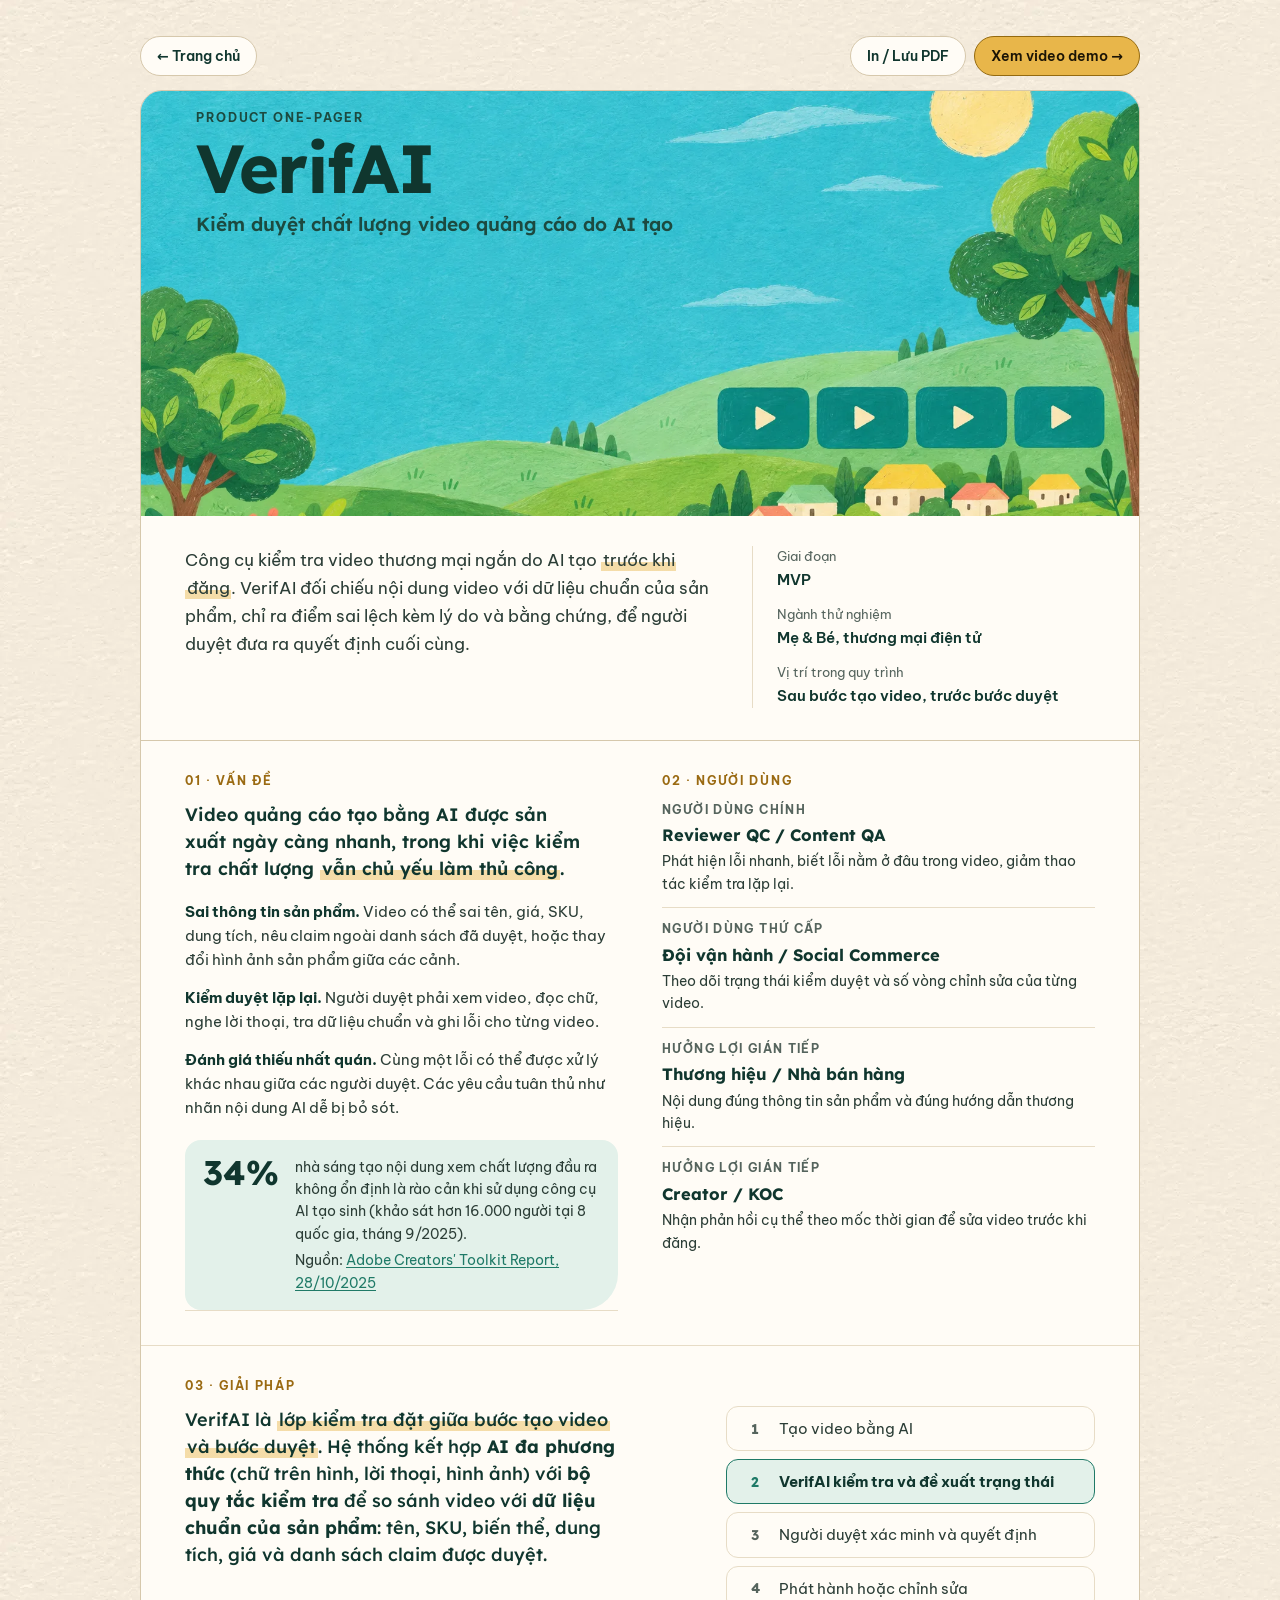
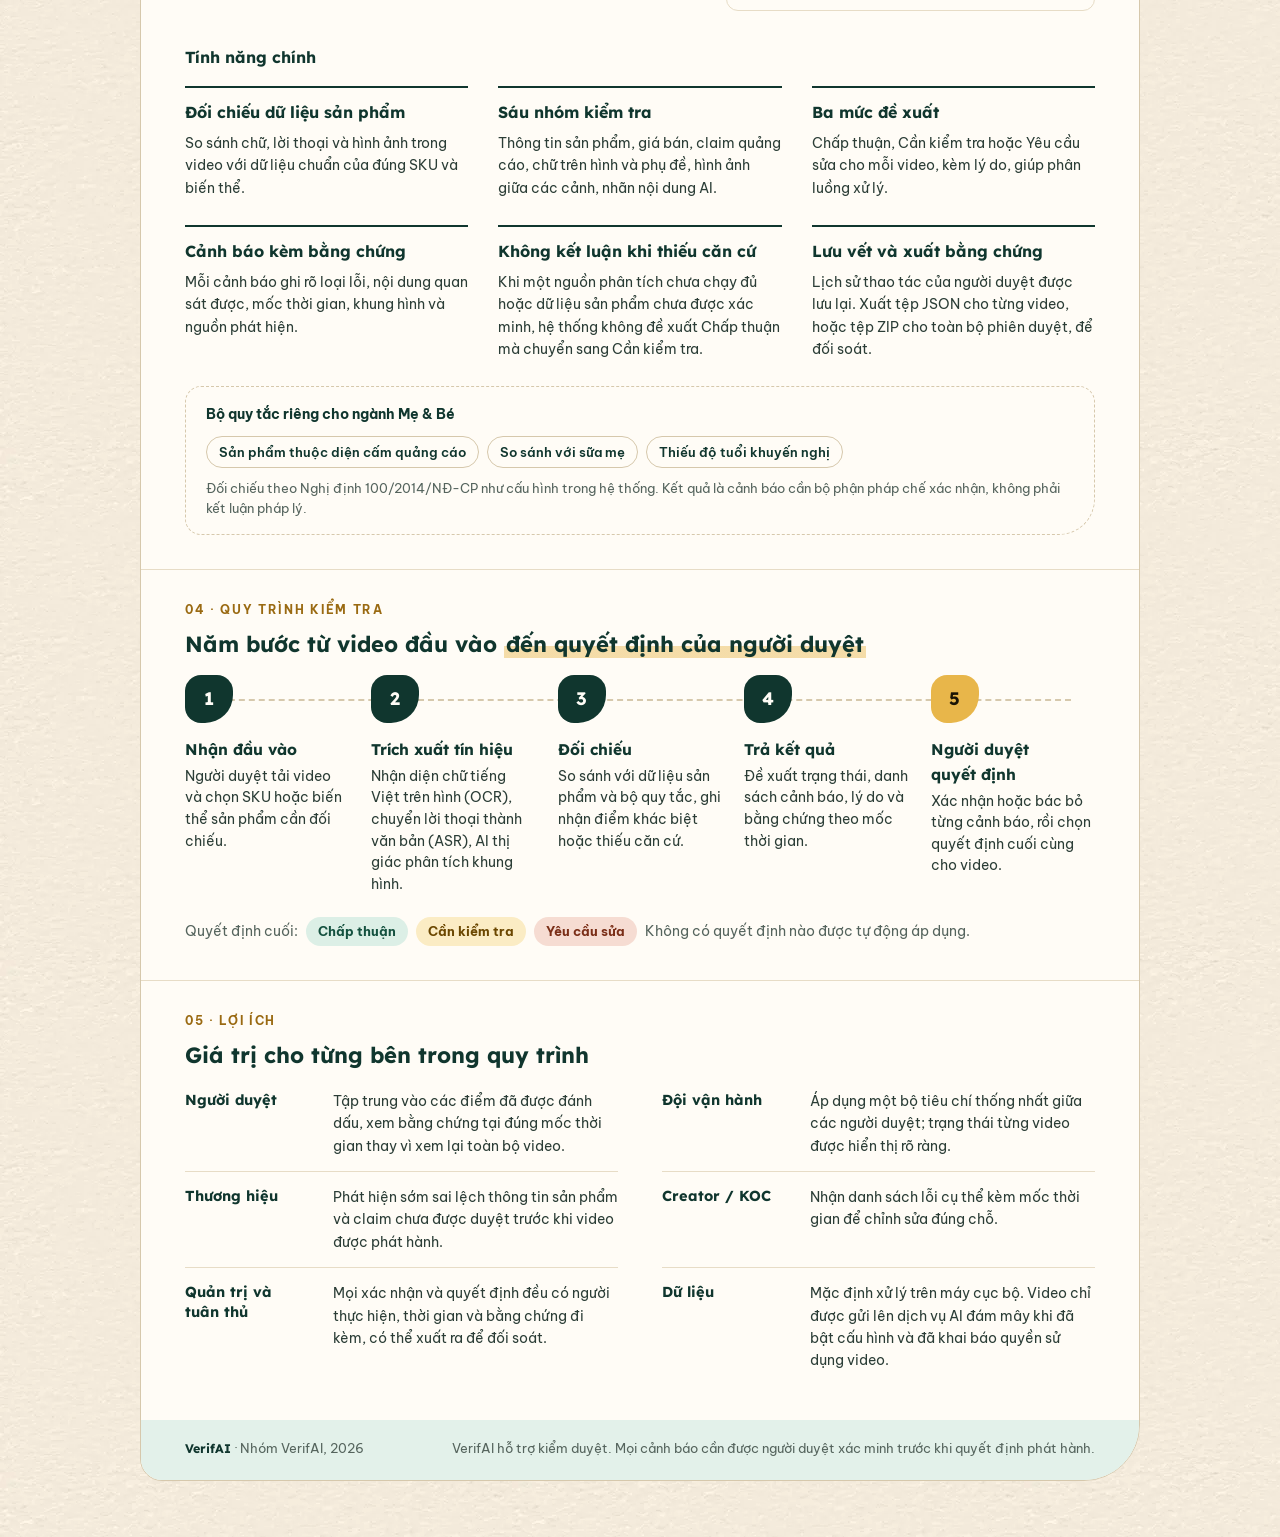
<file: site/one-pager.html>
<!doctype html>
<html lang="vi">
<head>
<meta charset="UTF-8">
<meta name="viewport" content="width=device-width,initial-scale=1">
<meta name="description" content="VerifAI: công cụ kiểm duyệt chất lượng video quảng cáo do AI tạo trước khi đăng.">
<meta name="theme-color" content="#10362e">
<title>VerifAI · Product one-pager</title>
<script>try{if(localStorage.getItem('vfTheme')==='dark')document.documentElement.dataset.theme='dark'}catch(e){}</script>
<link rel="preconnect" href="https://fonts.googleapis.com">
<link rel="preconnect" href="https://fonts.gstatic.com" crossorigin>
<link rel="stylesheet" href="https://fonts.googleapis.com/css2?family=Be+Vietnam+Pro:wght@400;500;600;700&family=Lexend:wght@500;600;700&display=swap">
<style>
/* Layout: one paper sheet in the VerifAI web look. A painted band opens it,
   sections follow the app's bordered regions with "leaf" corners, gold marker
   highlights mark the key phrase of each section. */
:root{
  --paper:#f4ebdb;            /* page ground, same as the web */
  --sheet:#fffcf6;            /* region surface */
  --edge:#d6c8ac;             /* region border */
  --hair:#e7dcc6;
  --ink:#10362e;              /* headings, deep forest green */
  --text:#2b3d36;
  --muted:#55645d;
  --label:#9a6a12;            /* eyebrow labels */
  --accent:#1f7a67;
  --tint:#e3f1ea;             /* highlighted step */
  --marker:rgba(232,182,74,.45);
  --gold:#e8b64a;
  --tex:url([data-uri]);
  --display:"Lexend","Be Vietnam Pro",system-ui,sans-serif;
  --body:"Be Vietnam Pro",system-ui,-apple-system,"Segoe UI",sans-serif;
  --leaf:16px 16px 36px 16px;
  --leaf-lg:22px 22px 56px 22px;
}
:root[data-theme="dark"]{
  --paper:#0b1915;--sheet:#10231e;--edge:rgba(255,255,255,.16);--hair:rgba(255,255,255,.09);
  --ink:#f1e7cf;--text:#d3dfd9;--muted:#a3b8b0;--label:#e8c46a;--accent:#7fd3b8;--tint:#173a32;
  --marker:rgba(232,182,74,.3);--gold:#e8c46a;--tex:none;color-scheme:dark}

*{box-sizing:border-box}
body{background:var(--paper) var(--tex) 0 0/512px 512px;color:var(--text);font:15px/1.6 var(--body);
  padding-left:max(16px,env(safe-area-inset-left,0px));padding-right:max(16px,env(safe-area-inset-right,0px));padding-block:28px 48px}
.sheet{max-width:1000px;margin:0 auto;background:var(--sheet);border:1.5px solid var(--edge);border-radius:var(--leaf-lg);overflow:hidden}
h1,h2,h3{font-family:var(--display);color:var(--ink);text-wrap:balance;margin:0}
p{margin:0}
.mk{background:linear-gradient(transparent 58%,var(--marker) 0);padding:0 .1em;-webkit-box-decoration-break:clone;box-decoration-break:clone}
.eyebrow{display:block;font:700 12px/1 var(--body);letter-spacing:.14em;text-transform:uppercase;color:var(--label);margin-bottom:14px}

/* ---------- Painted band ---------- */
.band{position:relative;aspect-ratio:2.35;overflow:hidden;background:#9fd6e8}
.scene{position:absolute;left:0;top:0;width:100%;aspect-ratio:1672/941;transform:translateY(-12%)}
.scene>img{position:absolute;inset:0;width:100%;height:100%;display:block}
.tree{position:absolute;left:var(--x);top:var(--y);width:var(--w);height:var(--h);transform-origin:var(--ox) var(--oy);animation:sway 6s ease-in-out infinite alternate;animation-delay:var(--d)}
.tree img{width:100%;height:100%;display:block}
@keyframes sway{from{transform:rotate(-1.2deg)}to{transform:rotate(1.2deg)}}
@media (prefers-reduced-motion:reduce){.tree{animation:none}}
header{position:relative}
.band-copy{position:absolute;left:5.5%;top:5%;max-width:52%}
.sr{position:absolute;width:1px;height:1px;overflow:hidden;clip:rect(0 0 0 0);white-space:nowrap}
.band-copy .eyebrow{color:#1c4a40;margin-bottom:10px}
.band-copy h1{font-size:clamp(40px,7vw,68px);line-height:1;letter-spacing:-.02em;color:#10362e}
.band-copy .sub{margin-top:10px;font:600 clamp(15px,1.9vw,19px)/1.35 var(--display);color:#1c4a40}

/* ---------- Intro ---------- */
.intro{display:grid;grid-template-columns:minmax(0,1.55fr) minmax(0,1fr);gap:36px;padding:30px 44px 32px;border-bottom:1.5px solid var(--edge)}
.lead{font-size:17px;line-height:1.65;color:var(--text);max-width:60ch}
.facts{display:grid;gap:12px;margin:0;padding-left:24px;border-left:1.5px solid var(--hair)}
.facts dt{font-size:12.5px;color:var(--muted)}
.facts dd{margin:2px 0 0;font-weight:600;color:var(--ink)}

/* ---------- Sections ---------- */
.sec{padding:34px 44px;border-bottom:1px solid var(--hair)}
.sec:last-of-type{border-bottom:0}
.split{display:grid;grid-template-columns:minmax(0,1fr) minmax(0,1fr);gap:44px}
.split>.sec{padding:0}
.row{padding:34px 44px;border-bottom:1px solid var(--hair)}
h2{font-size:22px;line-height:1.3;margin-bottom:16px}
.statement{font:600 18px/1.5 var(--display);color:var(--ink);margin-bottom:18px}
.list{display:grid;gap:14px}
.list p b{color:var(--ink)}
.stat{margin-top:20px;padding:16px 18px;border-radius:var(--leaf);background:var(--tint);display:grid;grid-template-columns:auto minmax(0,1fr);gap:4px 16px;align-items:start}
.stat .num{font:700 34px/1 var(--display);color:var(--ink);grid-row:span 2;font-variant-numeric:tabular-nums}
.stat p{font-size:14px;color:var(--text)}
.src{font-size:12.5px;color:var(--muted)}
.src a{color:var(--accent);text-underline-offset:2px}

.users{display:grid;gap:0}
.user{padding:12px 0;border-top:1px solid var(--hair)}
.user:first-child{border-top:0;padding-top:0}
.user small{display:block;font-size:11.5px;font-weight:700;letter-spacing:.12em;text-transform:uppercase;color:var(--muted)}
.user h3{font-size:16.5px;margin:3px 0 2px}
.user p{font-size:14px;color:var(--text)}

/* Solution */
.sol{display:grid;grid-template-columns:minmax(0,1.35fr) minmax(0,1fr);gap:44px;align-items:start}
.sol .statement{font-weight:500;font-size:18px}
.sol .statement b{font-weight:700}
.where{list-style:none;margin:0;padding:0;display:grid;gap:8px;counter-reset:w}
.where li{counter-increment:w;display:grid;grid-template-columns:28px minmax(0,1fr);align-items:center;gap:10px;padding:10px 14px;border:1.5px solid var(--hair);border-radius:12px;font-size:14.5px;color:var(--text)}
.where li::before{content:counter(w);font:700 14px/1 var(--display);color:var(--muted);text-align:center}
.where li.me{background:var(--tint);border-color:var(--accent);color:var(--ink);font-weight:700}
.where li.me::before{color:var(--accent)}

/* Features */
.features{display:grid;grid-template-columns:repeat(3,minmax(0,1fr));gap:26px 30px;margin-top:6px}
.feat{border-top:2px solid var(--ink);padding-top:12px}
.feat h3{font-size:16px;margin-bottom:6px}
.feat p{font-size:14px;color:var(--text)}
.checks{margin-top:26px;padding:16px 20px;border:1.5px dashed var(--edge);border-radius:var(--leaf);font-size:14px}
.checks b{color:var(--ink)}
.tags{display:flex;flex-wrap:wrap;gap:8px;margin-top:10px}
.tags span{padding:5px 12px;border-radius:999px;border:1.5px solid var(--edge);background:var(--sheet);font-size:13px;font-weight:600;color:var(--ink)}
.note{margin-top:10px;font-size:12.5px;color:var(--muted)}

/* Process: a real sequence, so numbered */
.steps{list-style:none;margin:8px 0 0;padding:0;display:grid;grid-template-columns:repeat(5,minmax(0,1fr));gap:22px;position:relative}
.steps::before{content:"";position:absolute;left:24px;right:24px;top:24px;border-top:2px dashed var(--edge)}
.steps li{position:relative}
.steps .n{position:relative;display:grid;place-items:center;width:48px;height:48px;border-radius:16px 16px 28px 16px;background:var(--ink);color:var(--sheet);font:700 18px/1 var(--display);margin-bottom:14px;font-variant-numeric:tabular-nums}
.steps li:last-child .n{background:var(--gold);color:#1b1405}
.steps h3{font-size:15.5px;margin-bottom:4px}
.steps p{font-size:13.5px;color:var(--text)}
.decisions{display:flex;flex-wrap:wrap;gap:8px;margin-top:22px;align-items:center;font-size:13.5px;color:var(--muted)}
.pill{display:inline-block;padding:4px 12px;border-radius:999px;font-weight:700;font-size:13px}
.pill.ok{background:#dcefe6;color:#14513f}
.pill.rv{background:#fbecc4;color:#6b4700}
.pill.rd{background:#f6dcd2;color:#7a2e17}

/* Benefits */
.benefits{display:grid;grid-template-columns:repeat(2,minmax(0,1fr));gap:0 44px}
.ben{display:grid;grid-template-columns:132px minmax(0,1fr);gap:16px;padding:14px 0;border-top:1px solid var(--hair)}
.ben:nth-child(-n+2){border-top:0;padding-top:4px}
.ben h3{font-size:14.5px;line-height:1.4}
.ben p{font-size:14px;color:var(--text)}

.foot{display:flex;flex-wrap:wrap;justify-content:space-between;gap:10px 24px;padding:18px 44px 22px;background:var(--tint);font-size:12.5px;color:var(--muted)}
.foot b{color:var(--ink);font-family:var(--display)}

@media (max-width:820px){
  .intro,.split,.sol{grid-template-columns:minmax(0,1fr);gap:28px}
  .facts{padding-left:0;border-left:0;padding-top:18px;border-top:1.5px solid var(--hair);grid-template-columns:repeat(auto-fit,minmax(180px,1fr))}
  .features{grid-template-columns:repeat(2,minmax(0,1fr))}
  .steps{grid-template-columns:minmax(0,1fr);gap:16px}
  .steps::before{left:23px;right:auto;top:24px;bottom:24px;border-top:0;border-left:2px dashed var(--edge)}
  .steps li{display:grid;grid-template-columns:48px minmax(0,1fr);gap:0 16px}
  .steps .n{grid-row:span 2;margin:0}
  .benefits{grid-template-columns:minmax(0,1fr)}
  .ben:nth-child(2){border-top:1px solid var(--hair);padding-top:14px}
}
@media (max-width:640px){
  body{padding-block:12px 28px}
  .band{aspect-ratio:1.9}
  .band-copy{position:static;max-width:none;padding:22px 22px 0}
  .band-copy .eyebrow{color:var(--label)}
  .band-copy h1{color:var(--ink)}
  .band-copy .sub{color:var(--text)}
  .intro,.sec,.row{padding:24px 22px}
  .foot{padding:16px 22px}
  .features{grid-template-columns:minmax(0,1fr)}
  .ben{grid-template-columns:minmax(0,1fr);gap:4px}
}
@page{size:A4;margin:10mm}
@media print{body{padding:0;background:#fff}.sheet{border:0;border-radius:0}.tree{animation:none}.sec,.row,.steps li,.feat,.ben{break-inside:avoid}}
/* Web version: top bar with navigation and print */
.topbar{max-width:1000px;margin:0 auto 14px;display:flex;align-items:center;justify-content:space-between;gap:12px;flex-wrap:wrap}
.topbar a,.topbar button{display:inline-flex;align-items:center;gap:6px;min-height:40px;padding:0 16px;border-radius:999px;font:600 14px/1 var(--body);text-decoration:none;cursor:pointer}
.topbar .back{color:var(--ink);border:1.5px solid var(--edge);background:var(--sheet)}
.topbar .back:hover{border-color:var(--ink)}
.topbar .acts{display:flex;gap:8px;flex-wrap:wrap}
.topbar .print{color:var(--ink);border:1.5px solid var(--edge);background:var(--sheet)}
.topbar .print:hover{border-color:var(--ink)}
.topbar .go{color:#1b1405;background:#e8b64a;border:1.5px solid #946a10}
.topbar .go:hover{background:#f0c25c}
.topbar a:focus-visible,.topbar button:focus-visible{outline:2px solid var(--accent);outline-offset:2px}
@media print{.topbar{display:none}*{-webkit-print-color-adjust:exact;print-color-adjust:exact}}
/* Print (A4 is ~720px wide): keep the desktop columns, tighten type and spacing */
@media print{
  body{font-size:12.5px;line-height:1.5}
  .band{aspect-ratio:3.4}
  .sheet{zoom:.93}
  .band-copy{top:7%}.band-copy h1{font-size:46px}.band-copy .sub{font-size:15px}.band-copy .eyebrow{margin-bottom:6px}
  .intro{grid-template-columns:minmax(0,1.55fr) minmax(0,1fr);gap:22px;padding:16px 24px}
  .facts{padding:0 0 0 18px;border-top:0;border-left:1.5px solid var(--hair);grid-template-columns:none;gap:6px}
  .lead{font-size:13.5px}
  .row,.sec{padding:16px 24px}
  .split,.sol{grid-template-columns:minmax(0,1fr) minmax(0,1fr);gap:24px}
  .sol{grid-template-columns:minmax(0,1.35fr) minmax(0,1fr)}
  h2{font-size:16px;margin-bottom:10px}.statement,.sol .statement{font-size:14px;margin-bottom:10px}
  .eyebrow{font-size:10px;margin-bottom:8px}
  .list{gap:8px}.list p,.user p,.feat p,.steps p,.ben p,.stat p,.where li{font-size:11.5px}
  .stat{margin-top:12px;padding:10px 12px}.stat .num{font-size:26px}
  .user{padding:7px 0}.user h3{font-size:13.5px}
  .where{gap:5px}.where li{padding:6px 10px}
  .features{grid-template-columns:repeat(3,minmax(0,1fr));gap:12px 18px}
  .feat{padding-top:8px}.feat h3{font-size:13px;margin-bottom:3px}
  .sec h3[style]{margin:18px 0 10px!important;font-size:13.5px!important}
  .checks{margin-top:14px;padding:10px 14px;font-size:12px}.tags{margin-top:6px}.tags span{font-size:11px;padding:3px 10px}.note{font-size:10.5px;margin-top:6px}
  .steps{grid-template-columns:repeat(5,minmax(0,1fr));gap:12px}
  .steps::before{left:20px;right:20px;top:20px;bottom:auto;border-left:0;border-top:2px dashed var(--edge)}
  .steps li{display:block}.steps .n{width:40px;height:40px;font-size:15px;margin:0 0 8px}.steps h3{font-size:13px}
  .decisions{margin-top:12px;font-size:11.5px}.pill{font-size:11px;padding:3px 10px}
  .benefits{grid-template-columns:minmax(0,1fr) minmax(0,1fr);gap:0 24px}
  .ben{grid-template-columns:96px minmax(0,1fr);gap:10px;padding:8px 0}.ben:nth-child(2){border-top:0;padding-top:4px}.ben h3{font-size:12.5px}
  .foot{padding:10px 24px;font-size:10.5px}
  .sec{break-inside:auto}
}
</style>
</head>
<body>
<nav class="topbar" aria-label="Điều hướng">
  <a class="back" href="index.html">← Trang chủ</a>
  <span class="acts"><button class="print" type="button" onclick="window.print()">In / Lưu PDF</button><a class="go" data-link="demo_video" href="index.html#ho-so">Xem video demo →</a></span>
</nav>

<main class="sheet">
  <header>
    <div class="band" role="img" aria-label="Tranh phong cảnh đồi xanh với hai cây, minh họa nhận diện của VerifAI">
      <div class="scene">
        <img src="[data-uri]" alt="">
        <div class="tree" style="--x:0%;--y:46.44%;--w:17.70%;--h:40.17%;--ox:25%;--oy:99.2%;--d:0s"><img src="[data-uri]" alt=""></div>
        <div class="tree" style="--x:80.80%;--y:13.71%;--w:19.20%;--h:47.72%;--ox:91%;--oy:99.3%;--d:-2.3s"><img src="[data-uri]" alt=""></div>
      </div>
    </div>
      <div class="band-copy" id="bandCopy">
        <span class="eyebrow">Product one-pager</span>
        <h1>VerifAI</h1>
        <p class="sub">Kiểm duyệt chất lượng video quảng cáo do AI tạo</p>
      </div>
  </header>

  <section class="intro" aria-label="Giới thiệu">
    <p class="lead">Công cụ kiểm tra video thương mại ngắn do AI tạo <span class="mk">trước khi đăng</span>. VerifAI đối chiếu nội dung video với dữ liệu chuẩn của sản phẩm, chỉ ra điểm sai lệch kèm lý do và bằng chứng, để người duyệt đưa ra quyết định cuối cùng.</p>
    <dl class="facts">
      <div><dt>Giai đoạn</dt><dd>MVP</dd></div>
      <div><dt>Ngành thử nghiệm</dt><dd>Mẹ &amp; Bé, thương mại điện tử</dd></div>
      <div><dt>Vị trí trong quy trình</dt><dd>Sau bước tạo video, trước bước duyệt</dd></div>
    </dl>
  </section>

  <div class="row split">
    <section class="sec" aria-labelledby="h-problem">
      <span class="eyebrow">01 · Vấn đề</span>
      <h2 id="h-problem" class="statement">Video quảng cáo tạo bằng AI được sản xuất ngày càng nhanh, trong khi việc kiểm tra chất lượng <span class="mk">vẫn chủ yếu làm thủ công</span>.</h2>
      <div class="list">
        <p><b>Sai thông tin sản phẩm.</b> Video có thể sai tên, giá, SKU, dung tích, nêu claim ngoài danh sách đã duyệt, hoặc thay đổi hình ảnh sản phẩm giữa các cảnh.</p>
        <p><b>Kiểm duyệt lặp lại.</b> Người duyệt phải xem video, đọc chữ, nghe lời thoại, tra dữ liệu chuẩn và ghi lỗi cho từng video.</p>
        <p><b>Đánh giá thiếu nhất quán.</b> Cùng một lỗi có thể được xử lý khác nhau giữa các người duyệt. Các yêu cầu tuân thủ như nhãn nội dung AI dễ bị bỏ sót.</p>
      </div>
      <div class="stat">
        <span class="num">34%</span>
        <p>nhà sáng tạo nội dung xem chất lượng đầu ra không ổn định là rào cản khi sử dụng công cụ AI tạo sinh (khảo sát hơn 16.000 người tại 8 quốc gia, tháng 9/2025).</p>
        <p class="src">Nguồn: <a href="https://news.adobe.com/news/2025/10/adobe-max-2025-creators-survey" target="_blank" rel="noopener">Adobe Creators' Toolkit Report, 28/10/2025</a></p>
      </div>
    </section>

    <section class="sec" aria-labelledby="h-users">
      <span class="eyebrow">02 · Người dùng</span>
      <h2 id="h-users" class="sr">Ai sử dụng VerifAI</h2>
      <div class="users">
        <div class="user"><small>Người dùng chính</small><h3>Reviewer QC / Content QA</h3><p>Phát hiện lỗi nhanh, biết lỗi nằm ở đâu trong video, giảm thao tác kiểm tra lặp lại.</p></div>
        <div class="user"><small>Người dùng thứ cấp</small><h3>Đội vận hành / Social Commerce</h3><p>Theo dõi trạng thái kiểm duyệt và số vòng chỉnh sửa của từng video.</p></div>
        <div class="user"><small>Hưởng lợi gián tiếp</small><h3>Thương hiệu / Nhà bán hàng</h3><p>Nội dung đúng thông tin sản phẩm và đúng hướng dẫn thương hiệu.</p></div>
        <div class="user"><small>Hưởng lợi gián tiếp</small><h3>Creator / KOC</h3><p>Nhận phản hồi cụ thể theo mốc thời gian để sửa video trước khi đăng.</p></div>
      </div>
    </section>
  </div>

  <section class="sec" aria-labelledby="h-sol">
    <span class="eyebrow">03 · Giải pháp</span>
    <div class="sol">
      <h2 id="h-sol" class="statement">VerifAI là <span class="mk">lớp kiểm tra đặt giữa bước tạo video và bước duyệt</span>. Hệ thống kết hợp <b>AI đa phương thức</b> (chữ trên hình, lời thoại, hình ảnh) với <b>bộ quy tắc kiểm tra</b> để so sánh video với <b>dữ liệu chuẩn của sản phẩm</b>: tên, SKU, biến thể, dung tích, giá và danh sách claim được duyệt.</h2>
      <ol class="where" aria-label="Vị trí của VerifAI trong quy trình sản xuất video">
        <li>Tạo video bằng AI</li>
        <li class="me">VerifAI kiểm tra và đề xuất trạng thái</li>
        <li>Người duyệt xác minh và quyết định</li>
        <li>Phát hành hoặc chỉnh sửa</li>
      </ol>
    </div>

    <h3 style="margin:34px 0 16px;font-size:16px">Tính năng chính</h3>
    <div class="features">
      <div class="feat"><h3>Đối chiếu dữ liệu sản phẩm</h3><p>So sánh chữ, lời thoại và hình ảnh trong video với dữ liệu chuẩn của đúng SKU và biến thể.</p></div>
      <div class="feat"><h3>Sáu nhóm kiểm tra</h3><p>Thông tin sản phẩm, giá bán, claim quảng cáo, chữ trên hình và phụ đề, hình ảnh giữa các cảnh, nhãn nội dung AI.</p></div>
      <div class="feat"><h3>Ba mức đề xuất</h3><p>Chấp thuận, Cần kiểm tra hoặc Yêu cầu sửa cho mỗi video, kèm lý do, giúp phân luồng xử lý.</p></div>
      <div class="feat"><h3>Cảnh báo kèm bằng chứng</h3><p>Mỗi cảnh báo ghi rõ loại lỗi, nội dung quan sát được, mốc thời gian, khung hình và nguồn phát hiện.</p></div>
      <div class="feat"><h3>Không kết luận khi thiếu căn cứ</h3><p>Khi một nguồn phân tích chưa chạy đủ hoặc dữ liệu sản phẩm chưa được xác minh, hệ thống không đề xuất Chấp thuận mà chuyển sang Cần kiểm tra.</p></div>
      <div class="feat"><h3>Lưu vết và xuất bằng chứng</h3><p>Lịch sử thao tác của người duyệt được lưu lại. Xuất tệp JSON cho từng video, hoặc tệp ZIP cho toàn bộ phiên duyệt, để đối soát.</p></div>
    </div>

    <div class="checks">
      <b>Bộ quy tắc riêng cho ngành Mẹ &amp; Bé</b>
      <div class="tags"><span>Sản phẩm thuộc diện cấm quảng cáo</span><span>So sánh với sữa mẹ</span><span>Thiếu độ tuổi khuyến nghị</span></div>
      <p class="note">Đối chiếu theo Nghị định 100/2014/NĐ-CP như cấu hình trong hệ thống. Kết quả là cảnh báo cần bộ phận pháp chế xác nhận, không phải kết luận pháp lý.</p>
    </div>
  </section>

  <section class="sec" aria-labelledby="h-flow">
    <span class="eyebrow">04 · Quy trình kiểm tra</span>
    <h2 id="h-flow">Năm bước từ video đầu vào <span class="mk">đến quyết định của người duyệt</span></h2>
    <ol class="steps">
      <li><span class="n">1</span><h3>Nhận đầu vào</h3><p>Người duyệt tải video và chọn SKU hoặc biến thể sản phẩm cần đối chiếu.</p></li>
      <li><span class="n">2</span><h3>Trích xuất tín hiệu</h3><p>Nhận diện chữ tiếng Việt trên hình (OCR), chuyển lời thoại thành văn bản (ASR), AI thị giác phân tích khung hình.</p></li>
      <li><span class="n">3</span><h3>Đối chiếu</h3><p>So sánh với dữ liệu sản phẩm và bộ quy tắc, ghi nhận điểm khác biệt hoặc thiếu căn cứ.</p></li>
      <li><span class="n">4</span><h3>Trả kết quả</h3><p>Đề xuất trạng thái, danh sách cảnh báo, lý do và bằng chứng theo mốc thời gian.</p></li>
      <li><span class="n">5</span><h3>Người duyệt quyết định</h3><p>Xác nhận hoặc bác bỏ từng cảnh báo, rồi chọn quyết định cuối cùng cho video.</p></li>
    </ol>
    <div class="decisions"><span>Quyết định cuối:</span><span class="pill ok">Chấp thuận</span><span class="pill rv">Cần kiểm tra</span><span class="pill rd">Yêu cầu sửa</span><span>Không có quyết định nào được tự động áp dụng.</span></div>
  </section>

  <section class="sec" aria-labelledby="h-ben">
    <span class="eyebrow">05 · Lợi ích</span>
    <h2 id="h-ben">Giá trị cho từng bên trong quy trình</h2>
    <div class="benefits">
      <div class="ben"><h3>Người duyệt</h3><p>Tập trung vào các điểm đã được đánh dấu, xem bằng chứng tại đúng mốc thời gian thay vì xem lại toàn bộ video.</p></div>
      <div class="ben"><h3>Đội vận hành</h3><p>Áp dụng một bộ tiêu chí thống nhất giữa các người duyệt; trạng thái từng video được hiển thị rõ ràng.</p></div>
      <div class="ben"><h3>Thương hiệu</h3><p>Phát hiện sớm sai lệch thông tin sản phẩm và claim chưa được duyệt trước khi video được phát hành.</p></div>
      <div class="ben"><h3>Creator / KOC</h3><p>Nhận danh sách lỗi cụ thể kèm mốc thời gian để chỉnh sửa đúng chỗ.</p></div>
      <div class="ben"><h3>Quản trị và tuân thủ</h3><p>Mọi xác nhận và quyết định đều có người thực hiện, thời gian và bằng chứng đi kèm, có thể xuất ra để đối soát.</p></div>
      <div class="ben"><h3>Dữ liệu</h3><p>Mặc định xử lý trên máy cục bộ. Video chỉ được gửi lên dịch vụ AI đám mây khi đã bật cấu hình và đã khai báo quyền sử dụng video.</p></div>
    </div>
  </section>

  <footer class="foot">
    <span><b>VerifAI</b> · Nhóm VerifAI, 2026</span>
    <span>VerifAI hỗ trợ kiểm duyệt. Mọi cảnh báo cần được người duyệt xác minh trước khi quyết định phát hành.</span>
  </footer>
</main>
<script>window.VF_LINKS={"demo_video": "https://drive.google.com/file/d/18nhrztrHlZcnP9e7tKsnjRsJqovjXirf/view?usp=drive_link", "repository": "https://github.com/nguyendinhphuc-tdzy/verifai_mvp"};</script>
<script>
(() => {
  const L = window.VF_LINKS || {};
  document.querySelectorAll('[data-link]').forEach(a => {
    const url = (L[a.dataset.link] || '').trim();
    if (url) { a.href = url; a.target = '_blank'; a.rel = 'noopener'; a.classList.remove('pending'); a.removeAttribute('aria-disabled'); }
    else {
      a.title = 'Đang cập nhật';
      const chip = a.closest('.doclinks'), btn = a.classList.contains('btn');
      if (chip || btn) { a.classList.add(chip ? 'pending' : 'pending-link'); a.setAttribute('aria-disabled', 'true'); a.removeAttribute('href'); a.textContent = a.textContent.replace(/\s*→\s*$/, '') + ' (đang cập nhật)'; }
    }
  });
})();
</script>
</body>
</html>
</file>
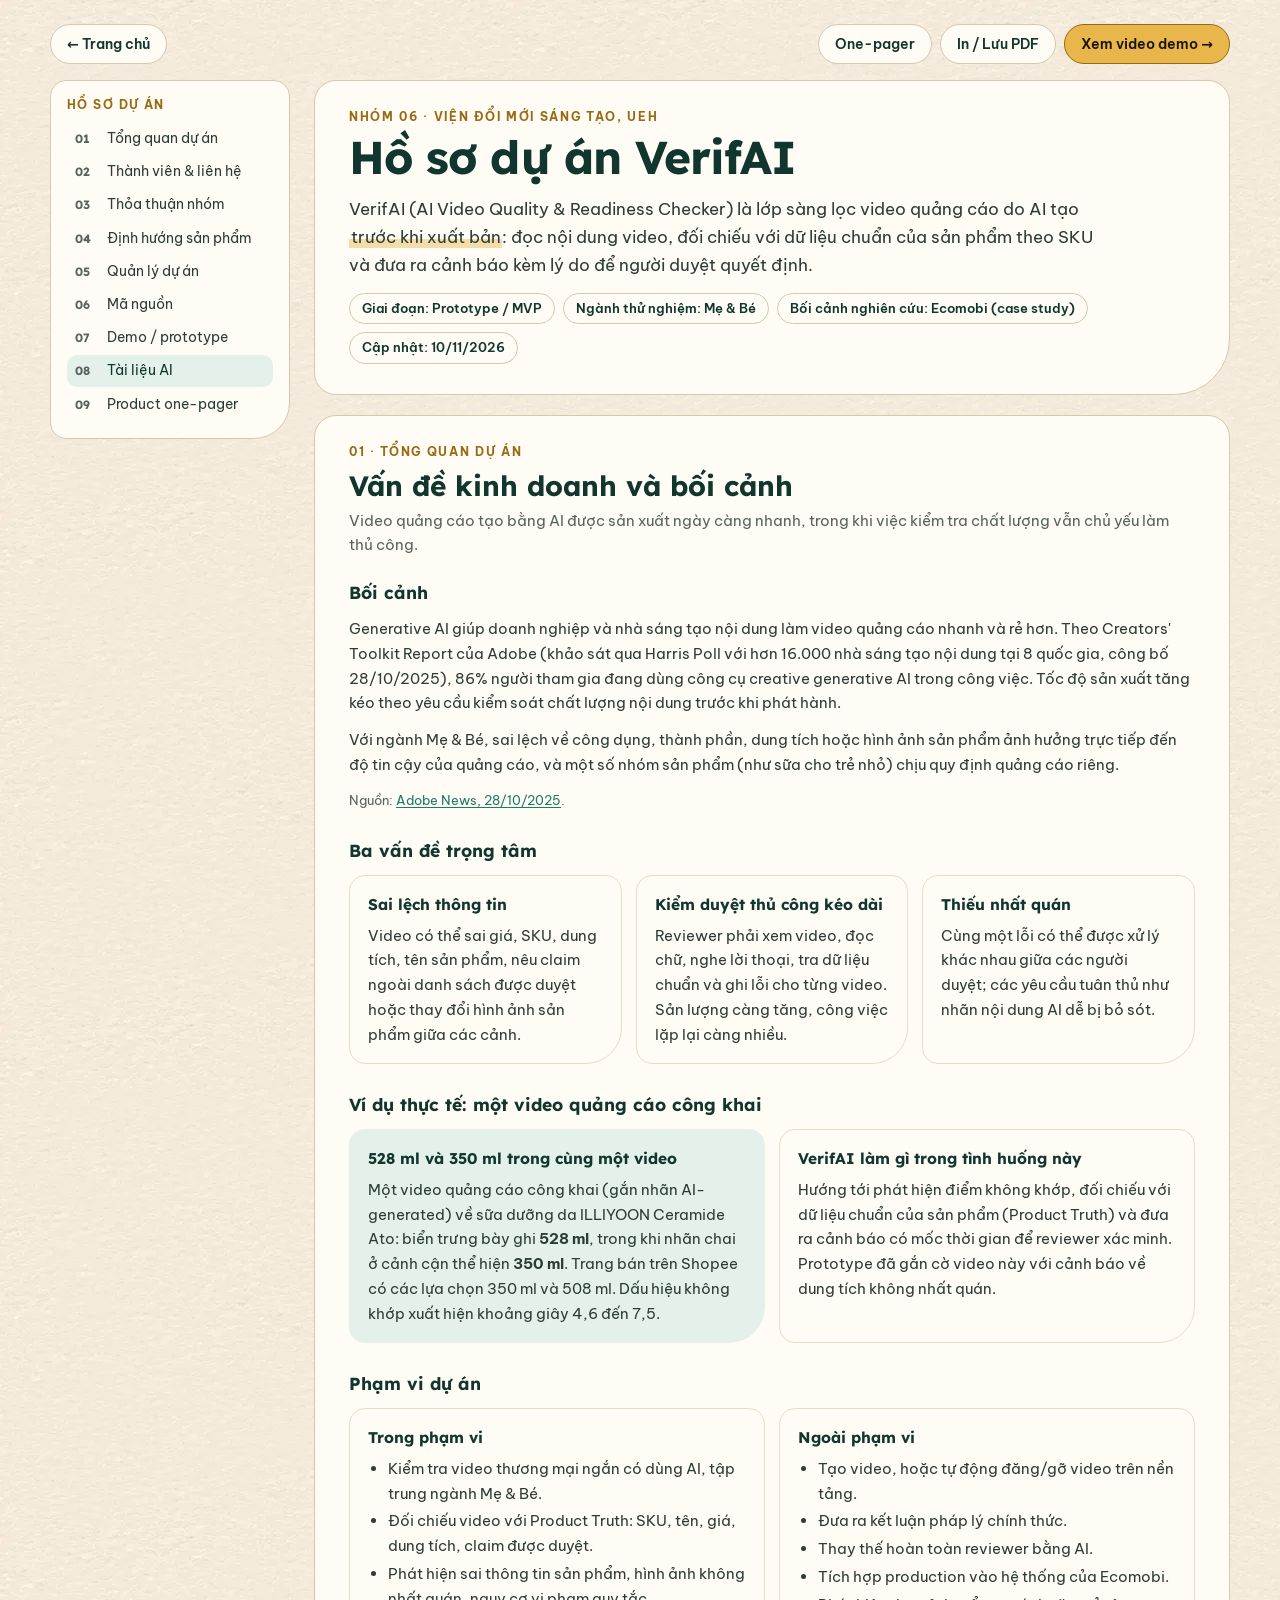
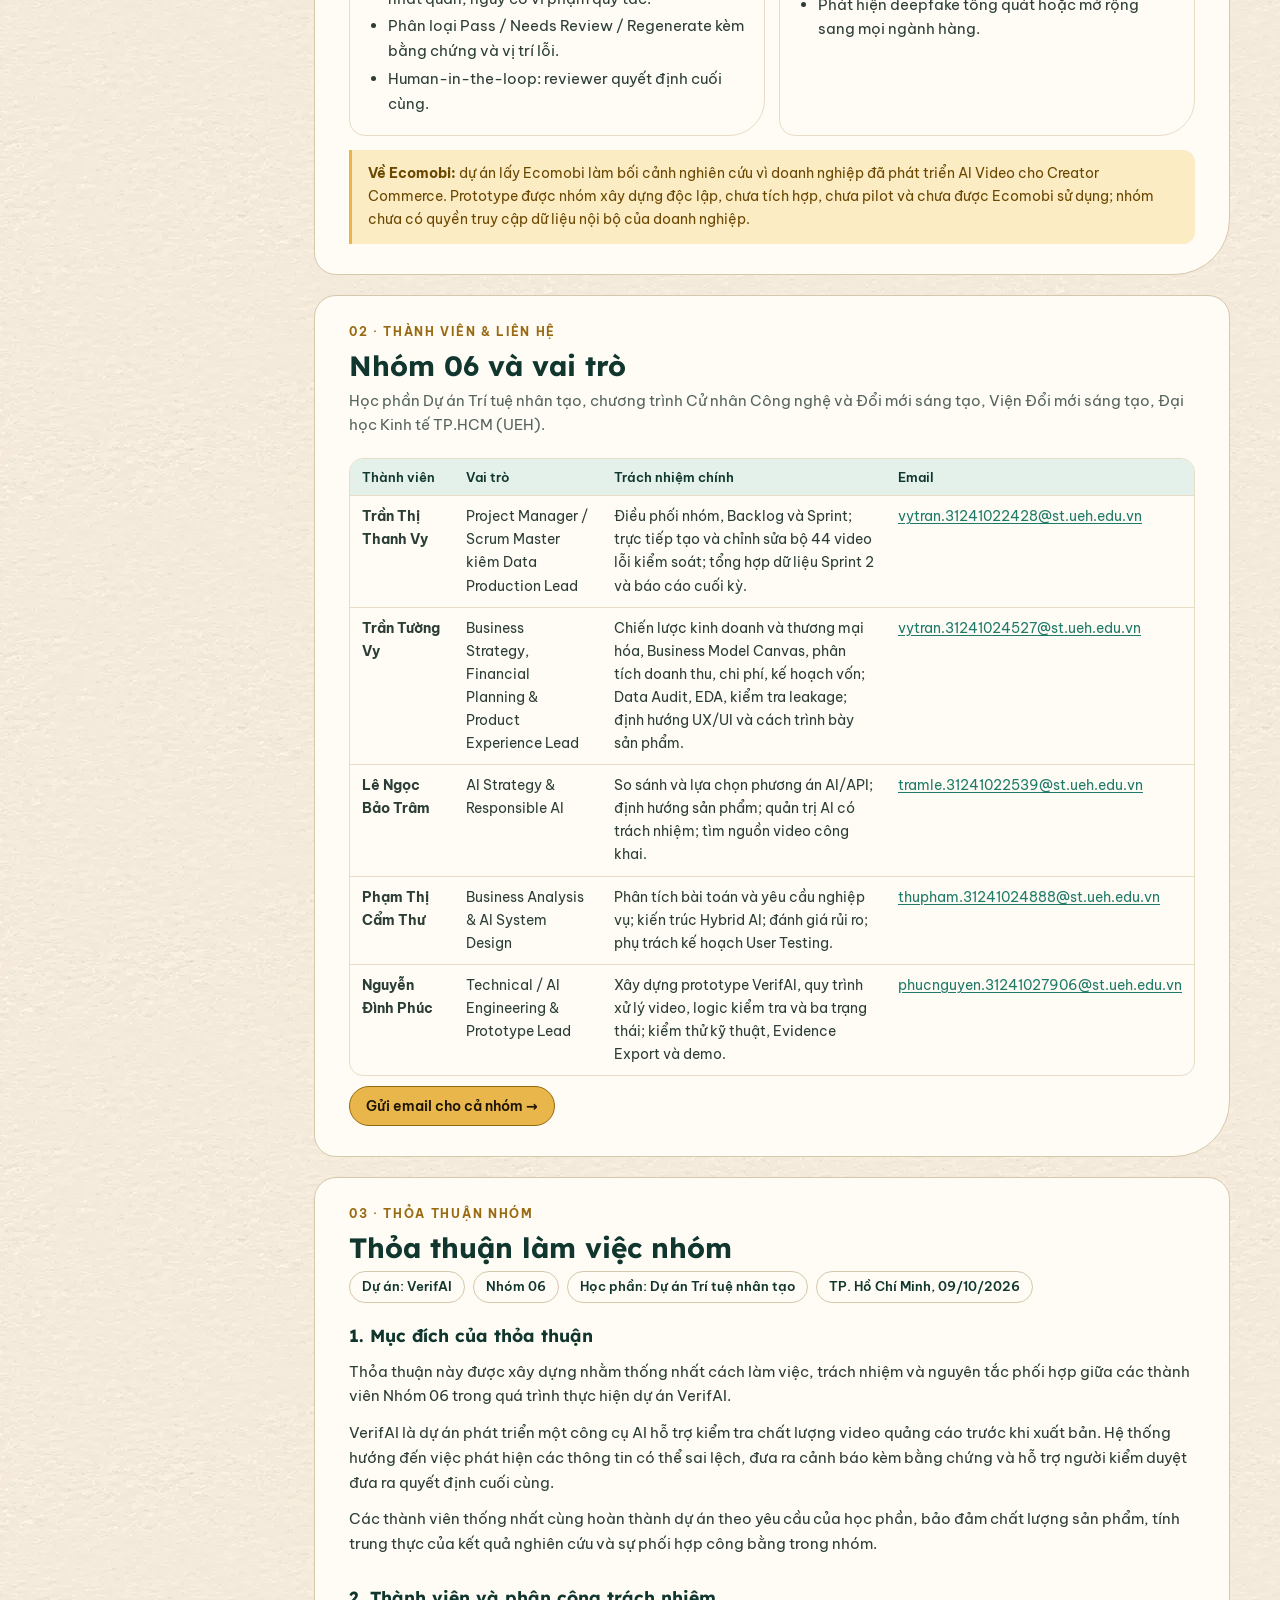
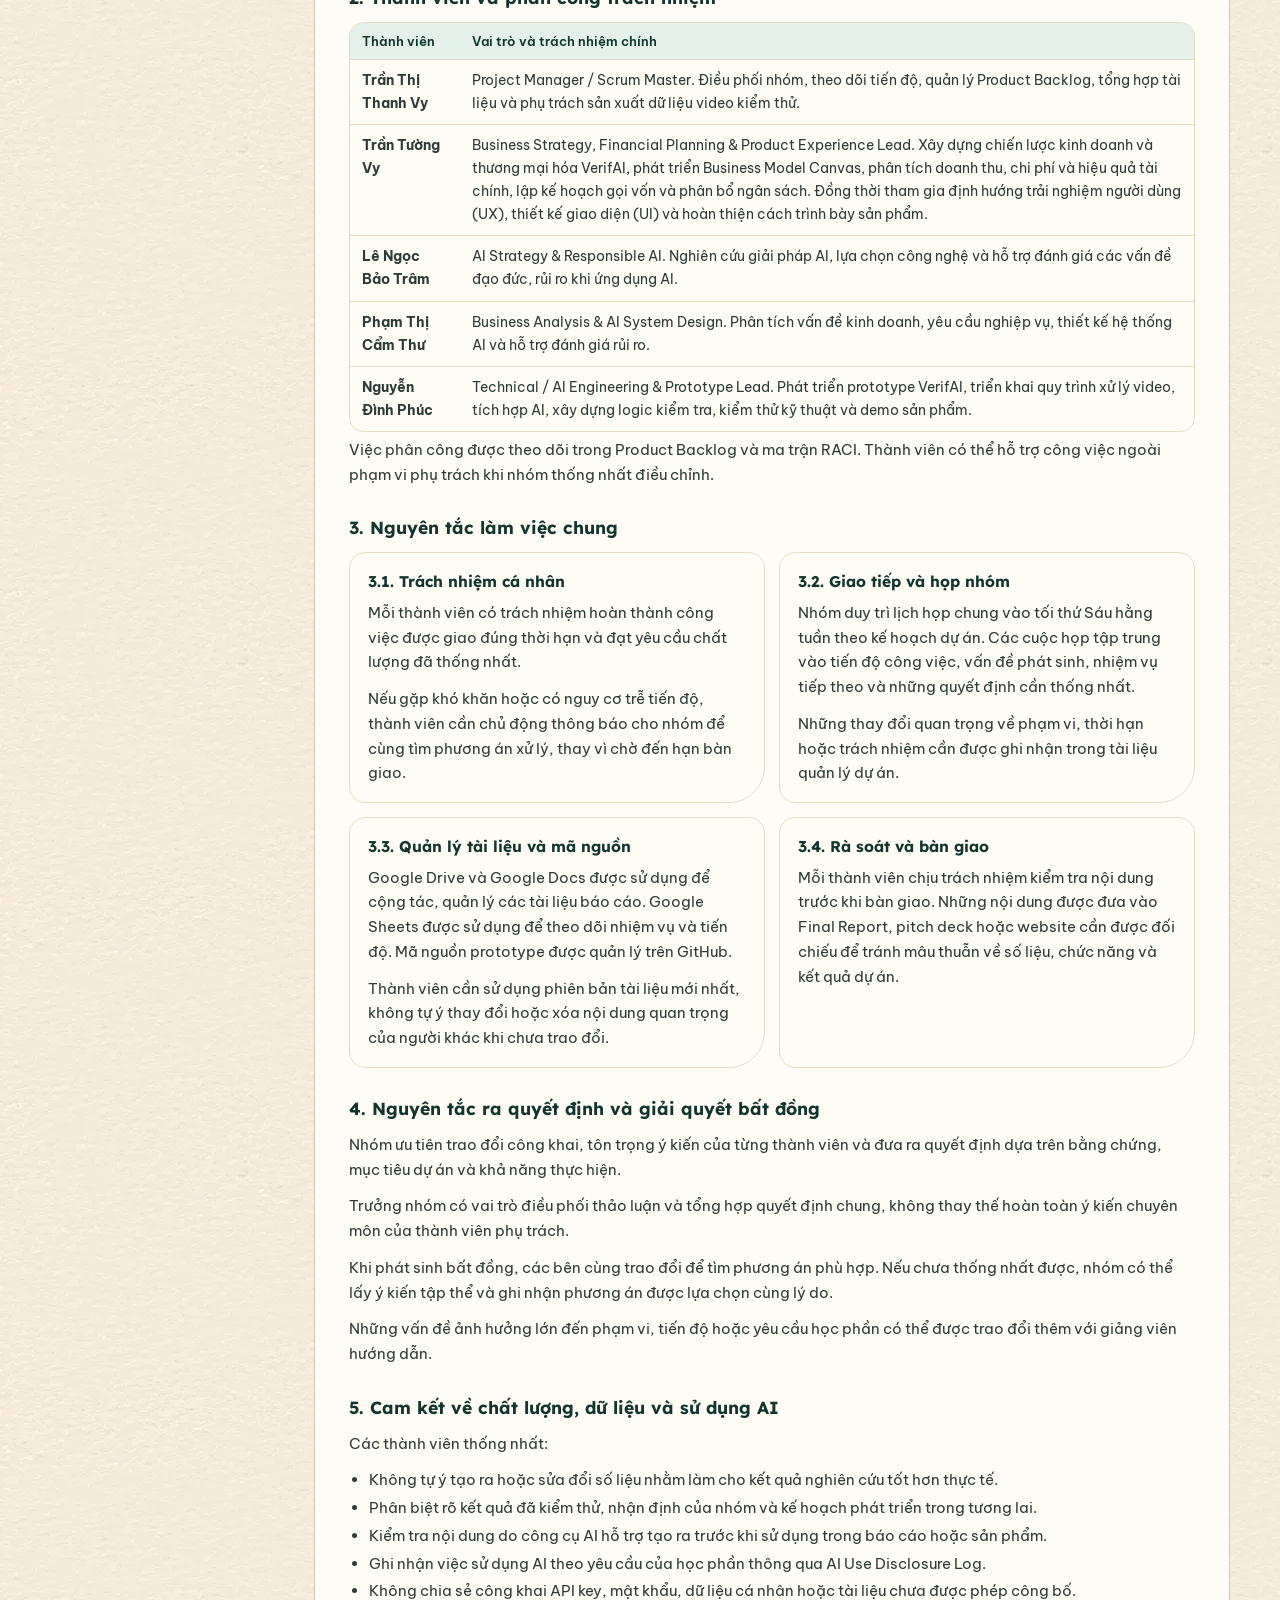
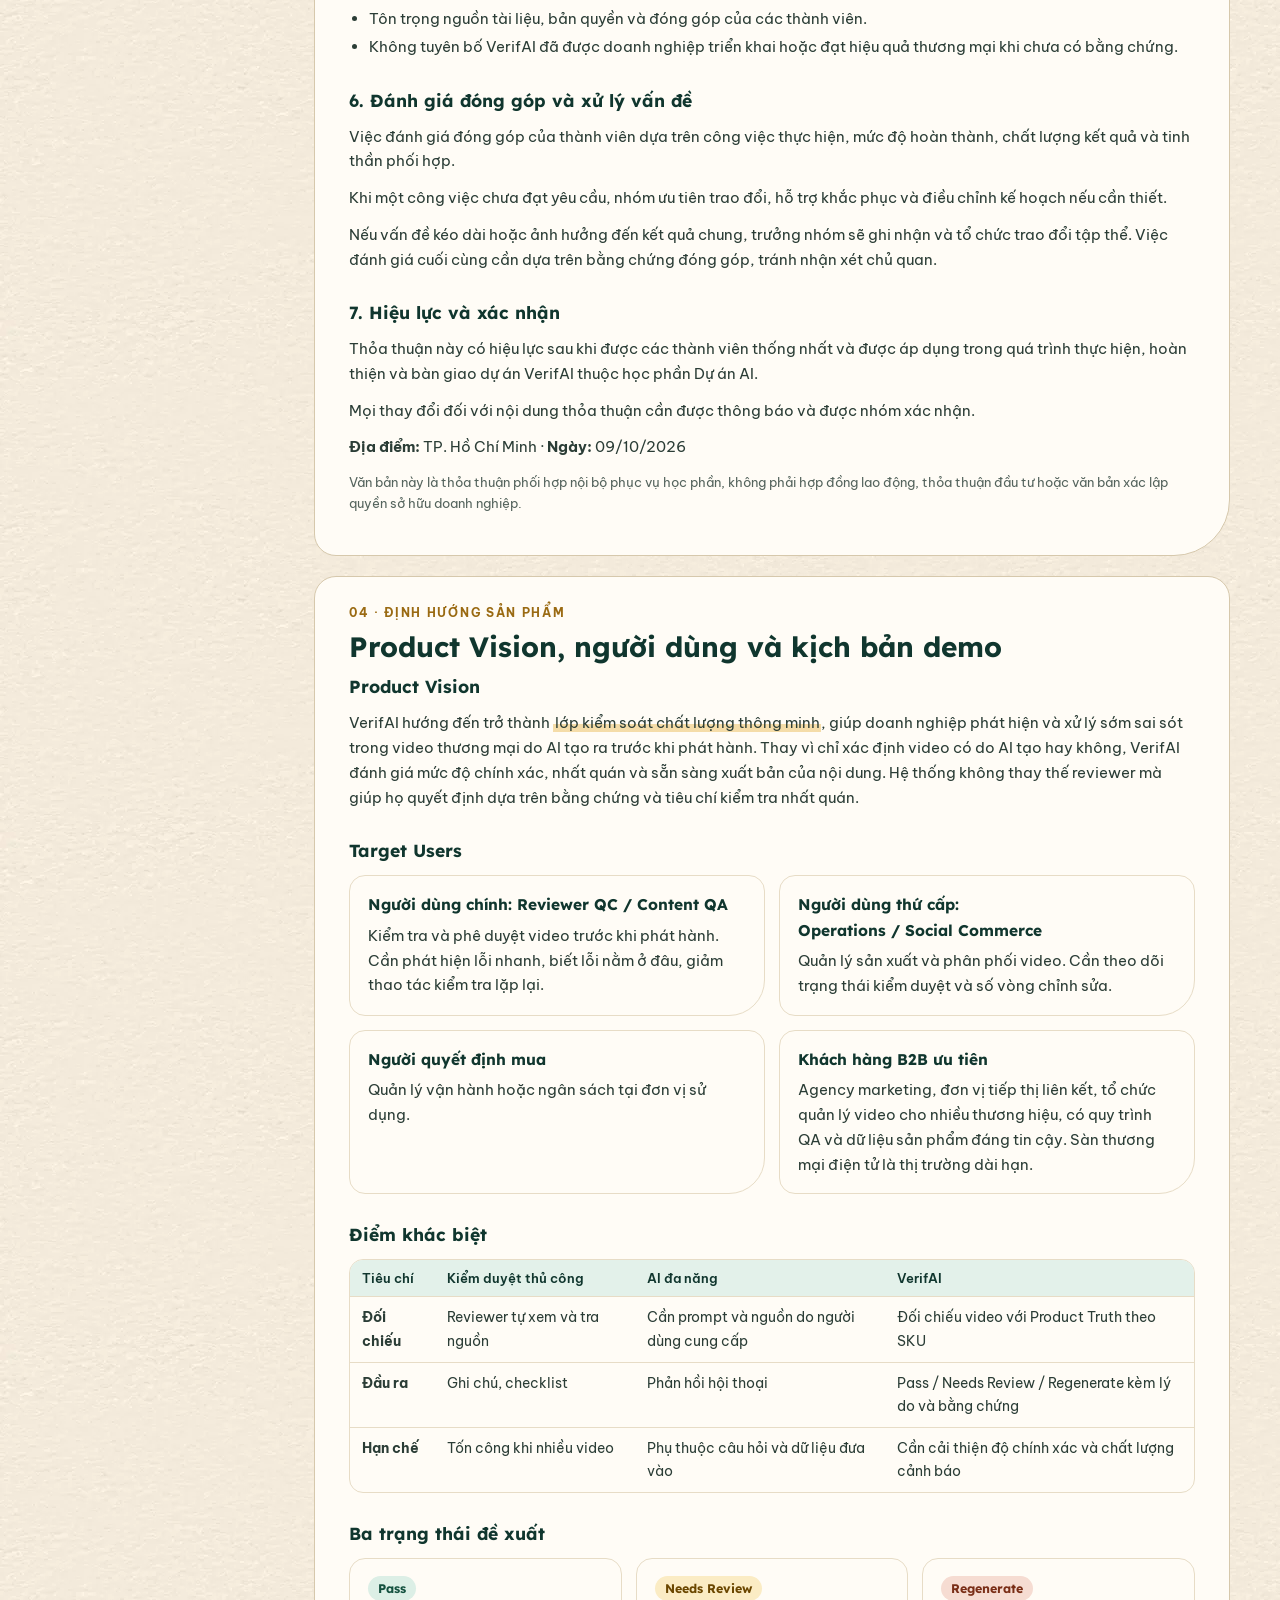
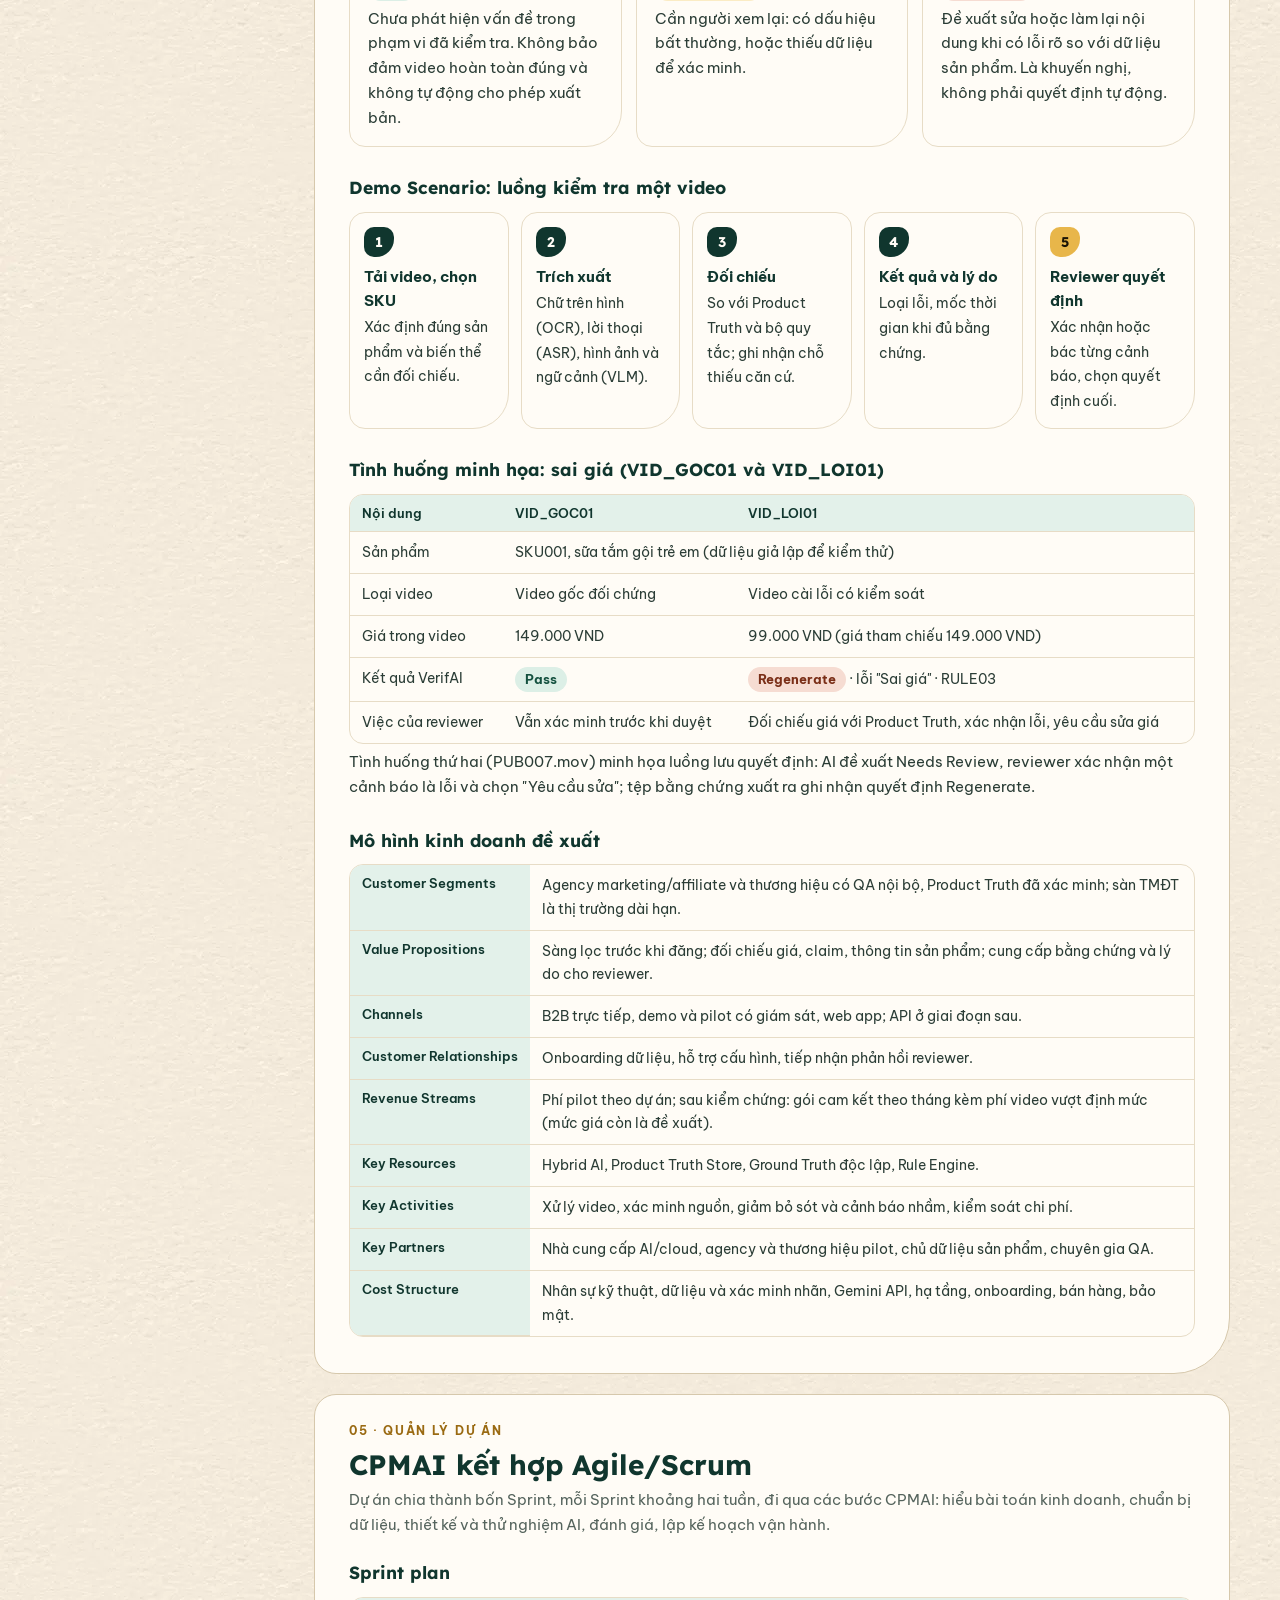
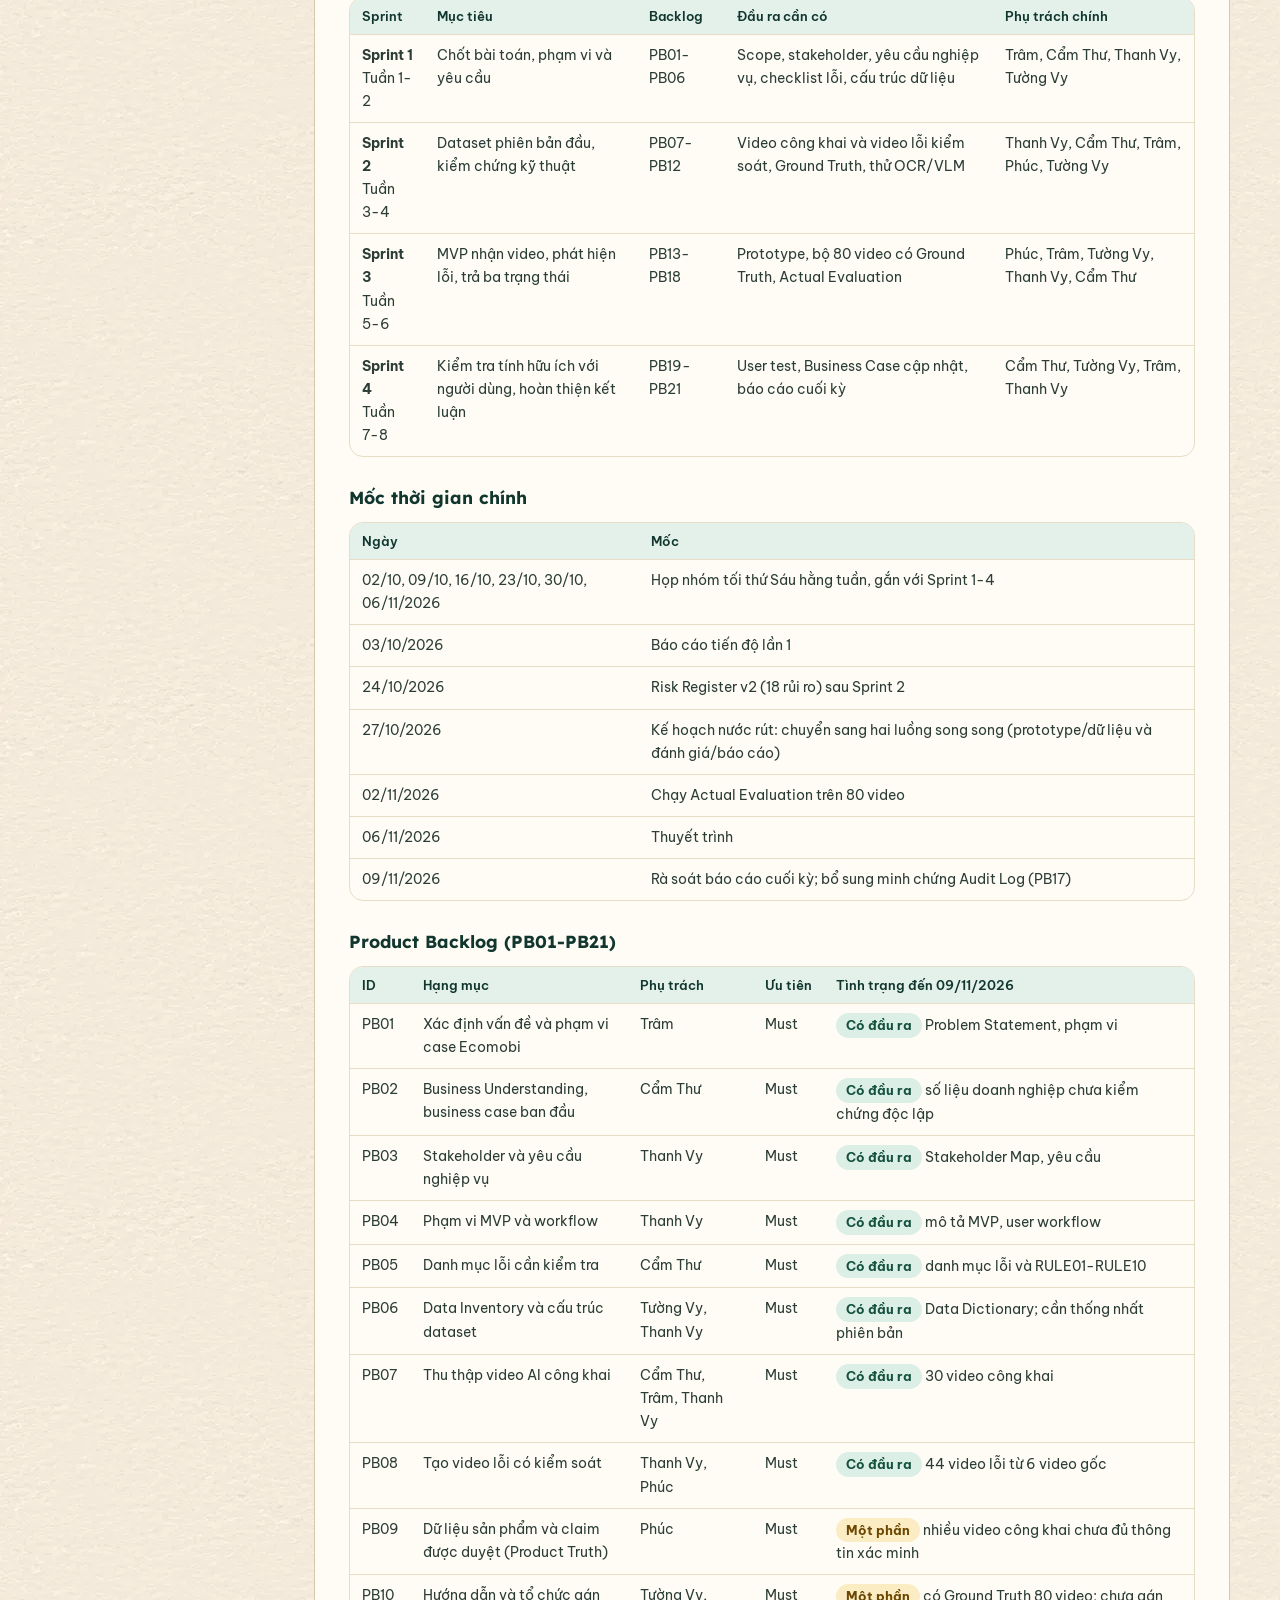
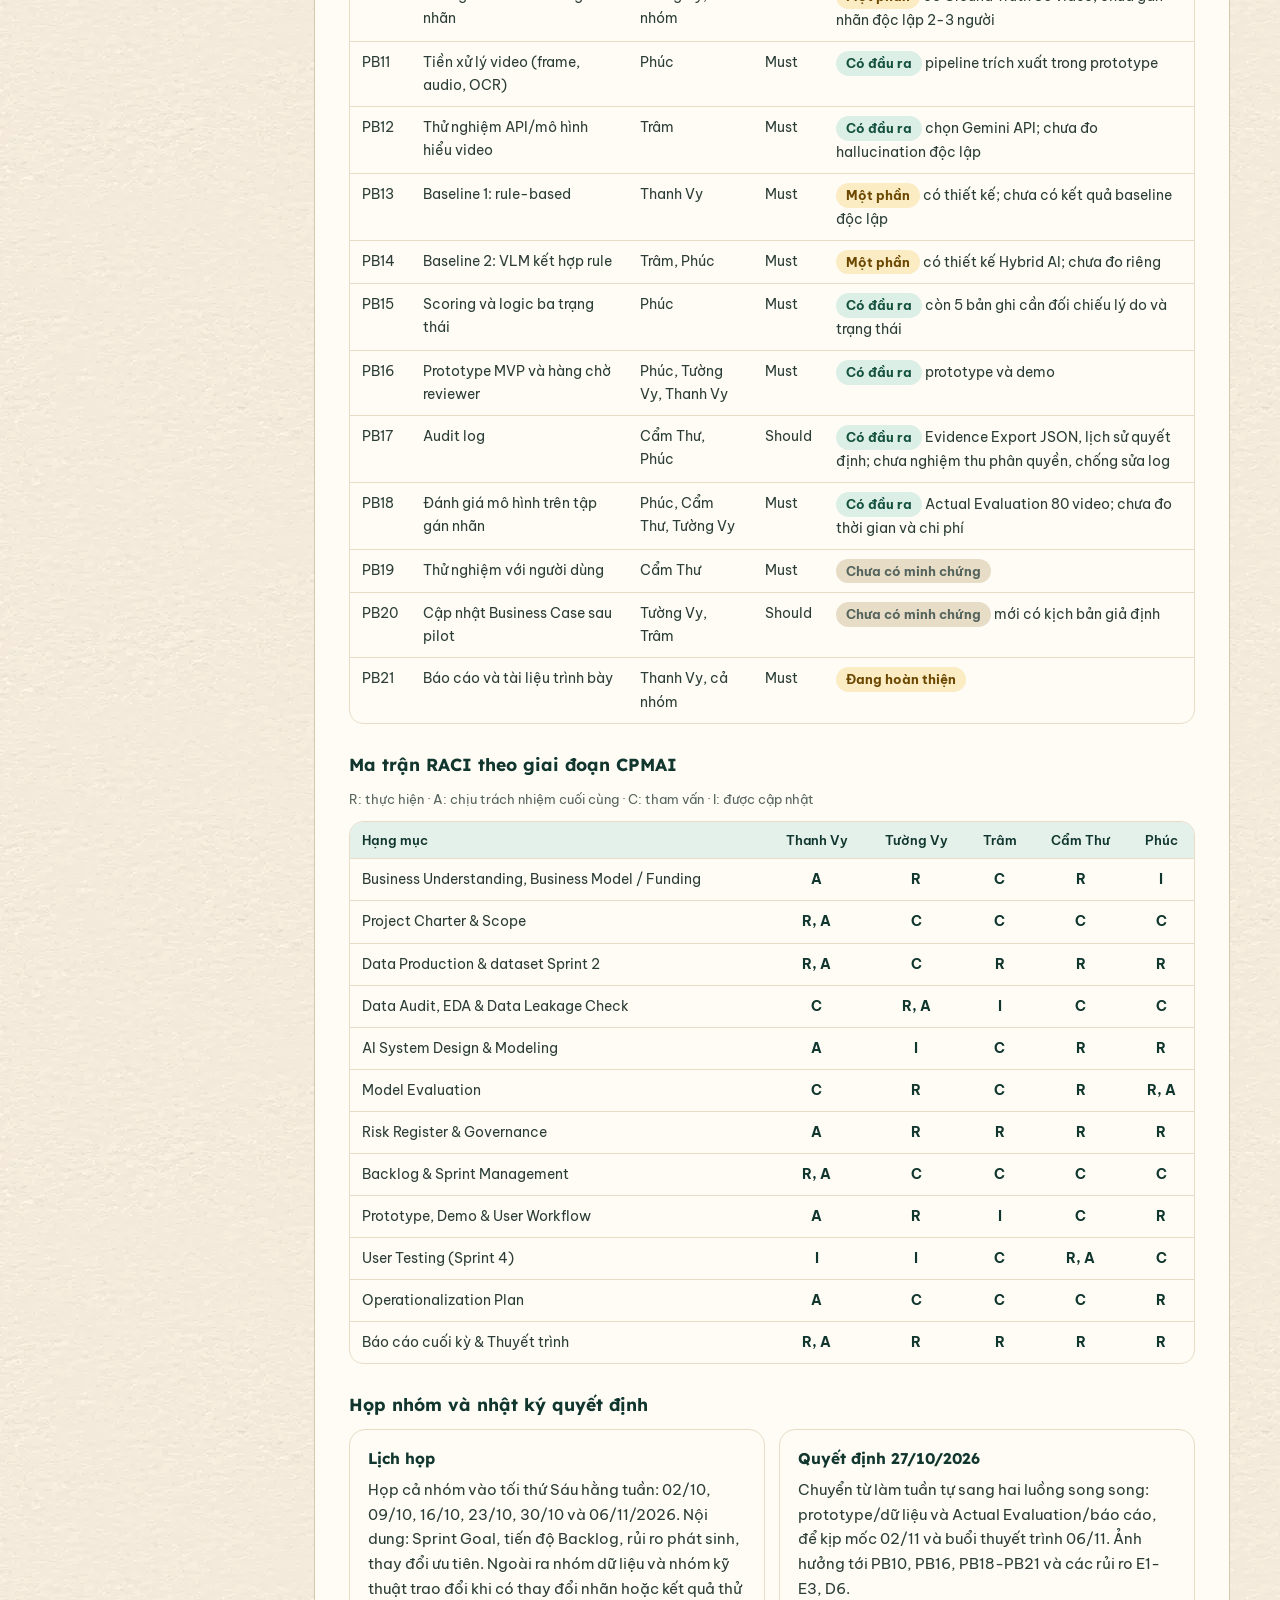
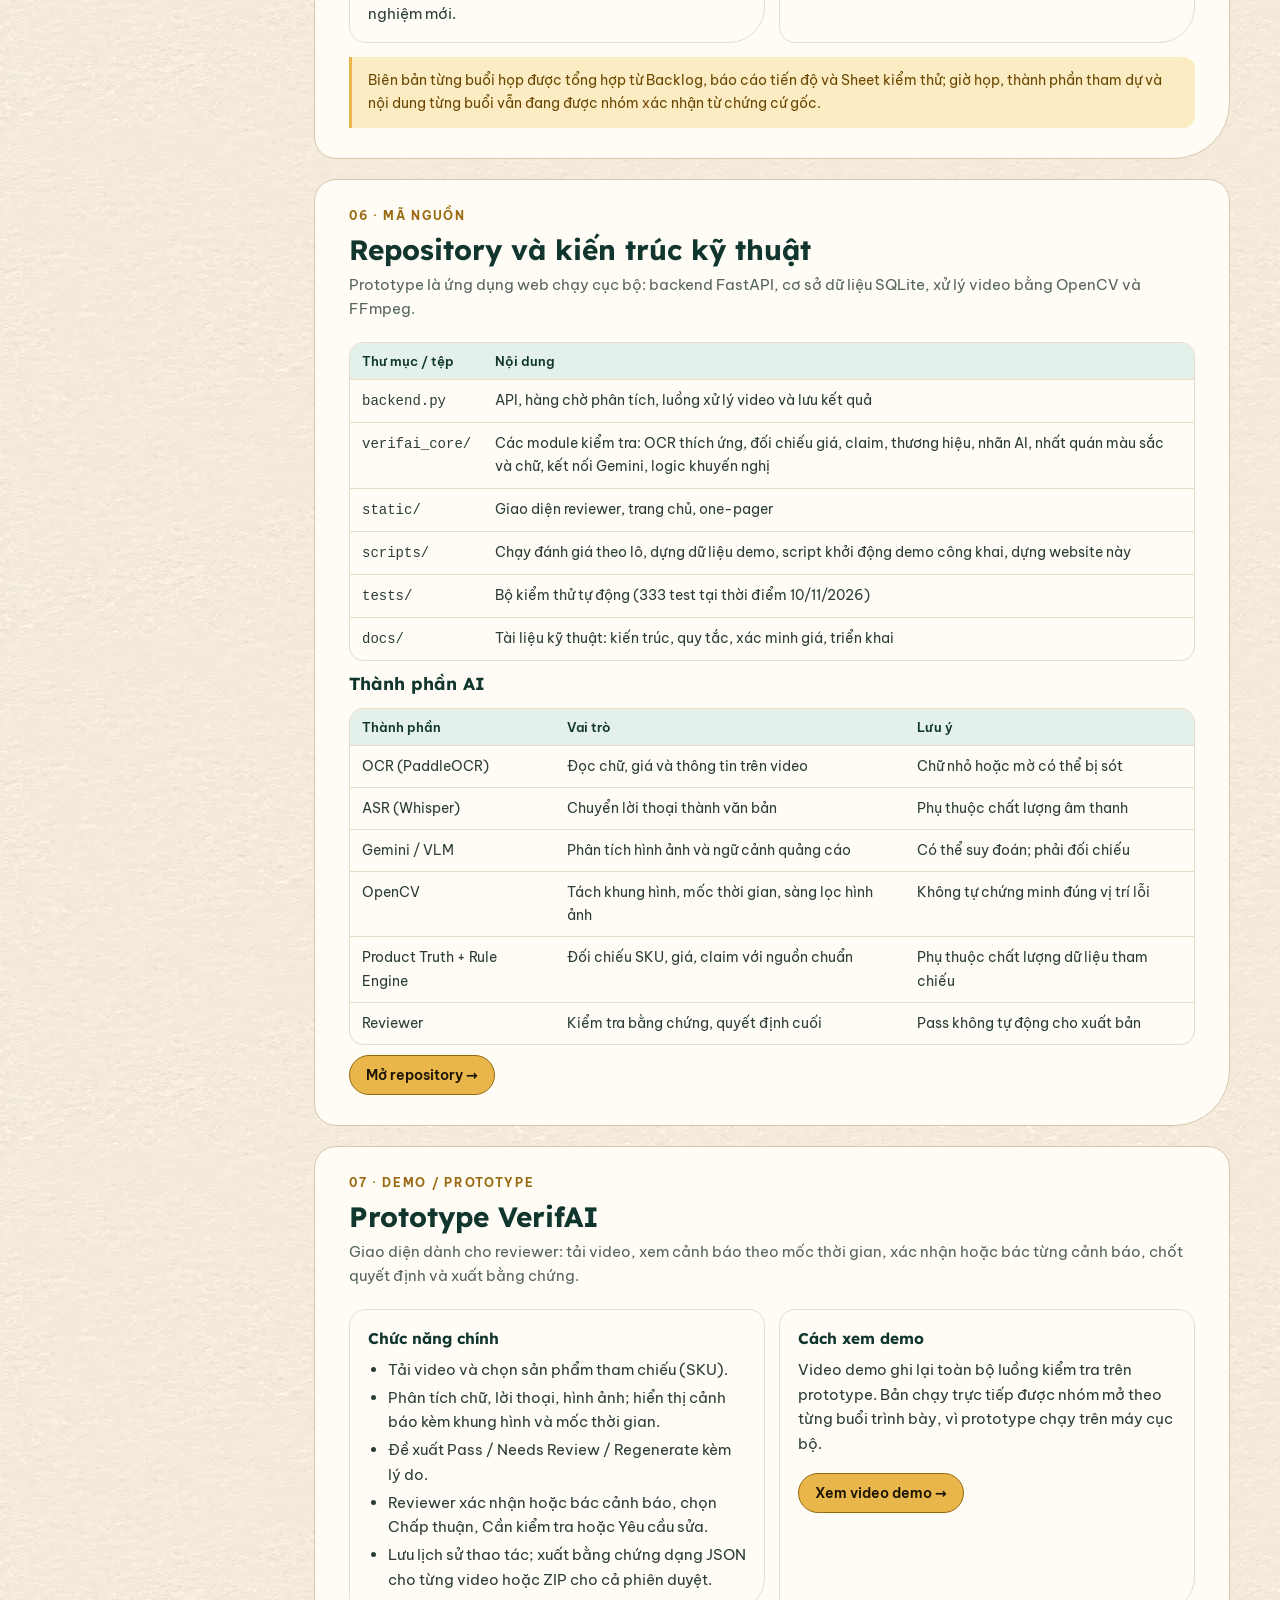
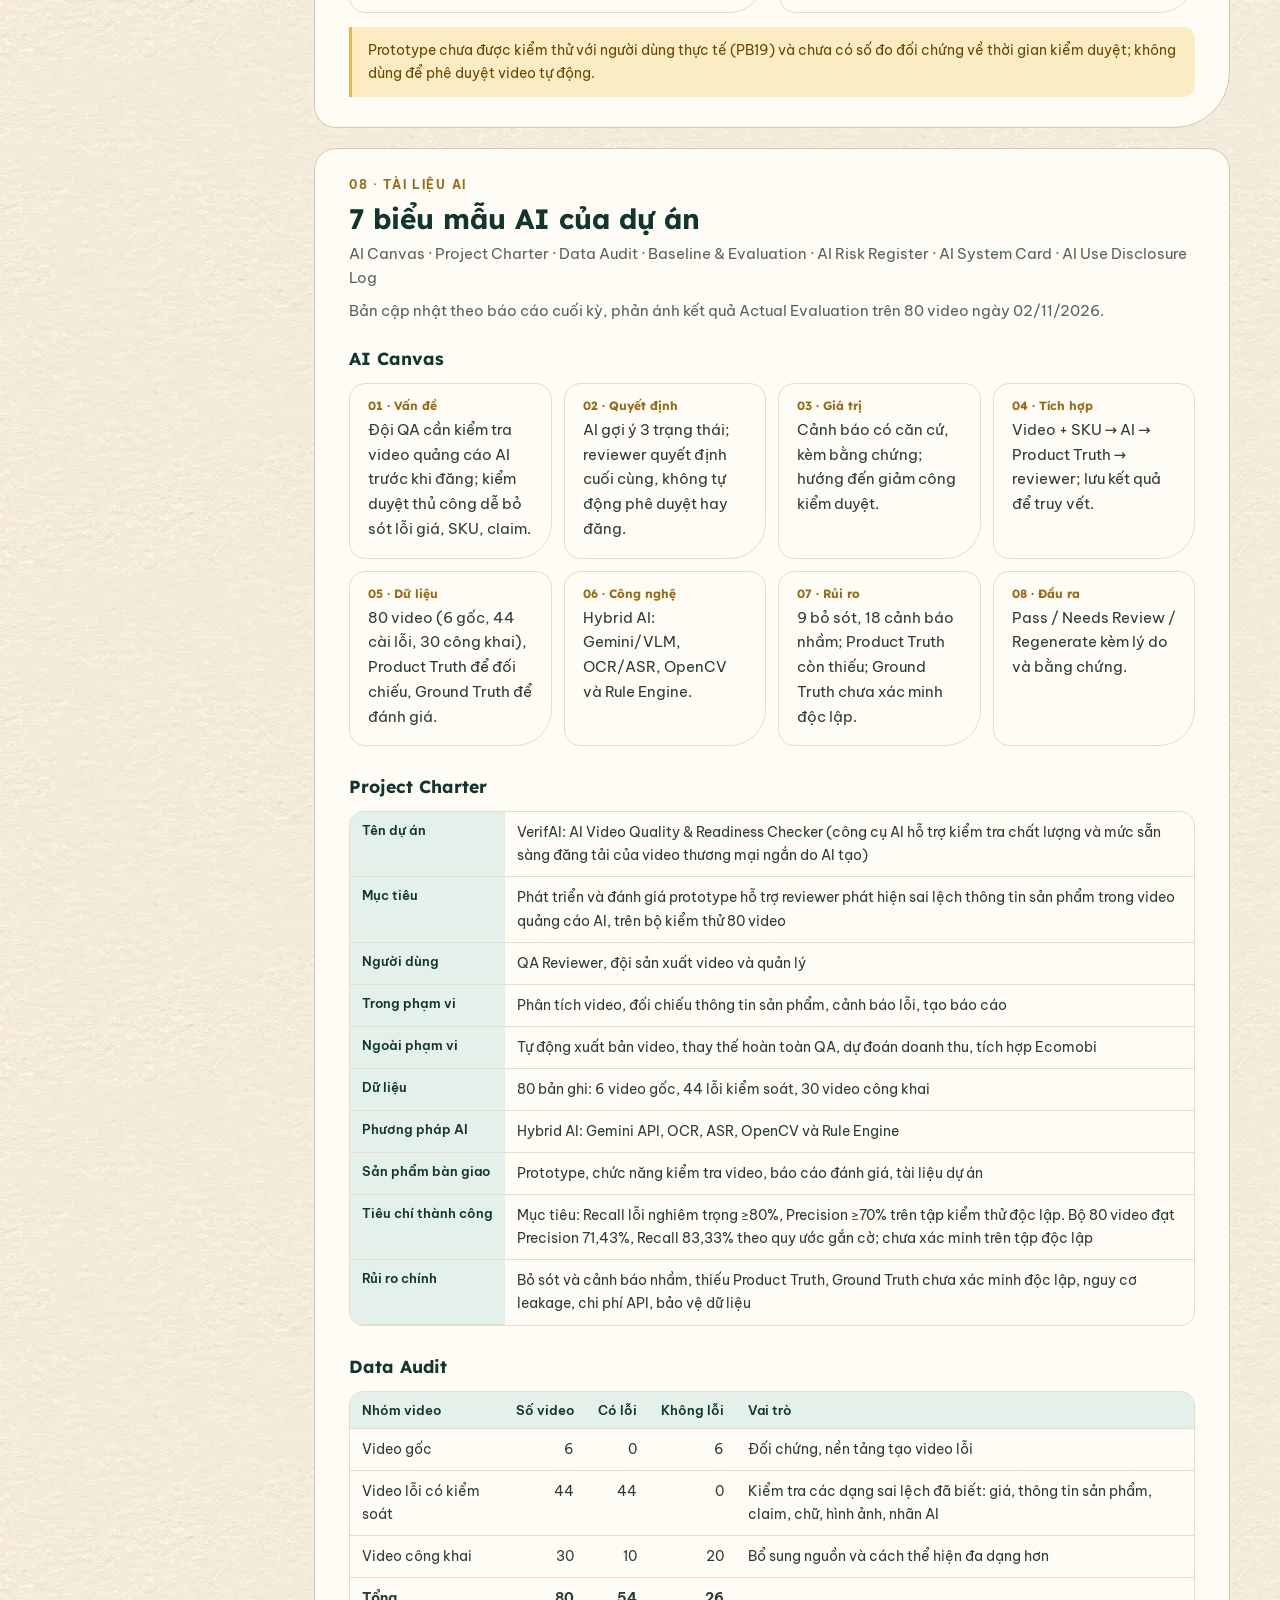
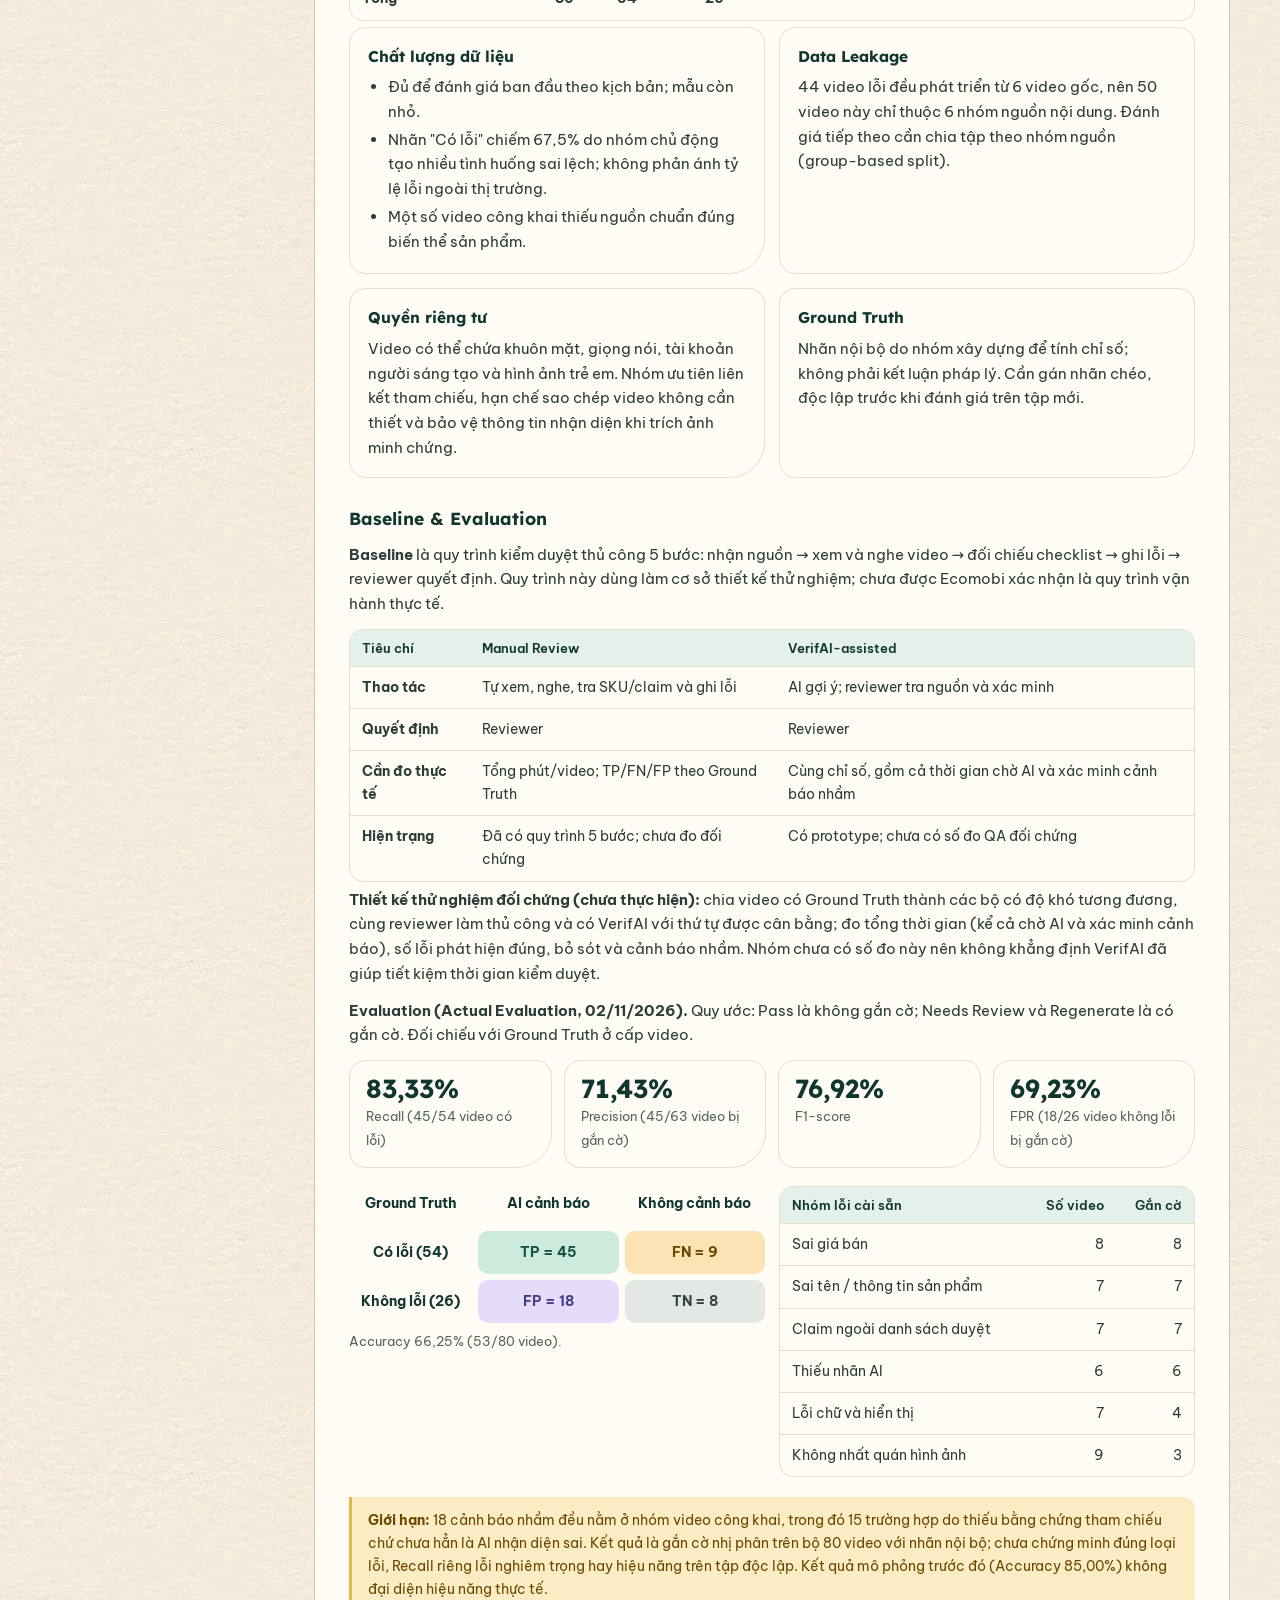
<file: site_src/ho-so.html>
<!doctype html>
<html lang="vi">
<head>
<meta charset="UTF-8">
<meta name="viewport" content="width=device-width,initial-scale=1">
<meta name="description" content="Hồ sơ dự án VerifAI: tổng quan, định hướng sản phẩm, quản lý dự án, mã nguồn, demo và tài liệu AI của Nhóm 06.">
<meta name="theme-color" content="#10362e">
<title>VerifAI · Hồ sơ dự án</title>
<script>try{if(localStorage.getItem('vfTheme')==='dark')document.documentElement.dataset.theme='dark'}catch(e){}</script>
<link rel="preconnect" href="https://fonts.googleapis.com">
<link rel="preconnect" href="https://fonts.gstatic.com" crossorigin>
<link rel="stylesheet" href="https://fonts.googleapis.com/css2?family=Be+Vietnam+Pro:wght@400;500;600;700&family=Lexend:wght@500;600;700&display=swap">
<style>
:root{
  --paper:#f4ebdb;--sheet:#fffcf6;--edge:#d6c8ac;--hair:#e7dcc6;
  --ink:#10362e;--text:#2b3d36;--muted:#55645d;--label:#9a6a12;--accent:#1f7a67;
  --tint:#e3f1ea;--warn:#fbecc4;--warn-ink:#6b4700;--bad:#f6dcd2;--bad-ink:#7a2e17;
  --marker:rgba(232,182,74,.45);--gold:#e8b64a;
  --tex:url(/static/home/paper.webp);
  --display:"Lexend","Be Vietnam Pro",system-ui,sans-serif;
  --body:"Be Vietnam Pro",system-ui,-apple-system,"Segoe UI",sans-serif;
  --leaf:16px 16px 36px 16px;--leaf-lg:22px 22px 56px 22px;
}
:root[data-theme="dark"]{
  --paper:#0b1915;--sheet:#10231e;--edge:rgba(255,255,255,.16);--hair:rgba(255,255,255,.09);
  --ink:#f1e7cf;--text:#d3dfd9;--muted:#a3b8b0;--label:#e8c46a;--accent:#7fd3b8;--tint:#173a32;
  --warn:#3d3214;--warn-ink:#f3d58a;--bad:#3d2219;--bad-ink:#f2b39e;
  --marker:rgba(232,182,74,.3);--gold:#e8c46a;--tex:none;color-scheme:dark}
*{box-sizing:border-box}
html{scroll-behavior:smooth;scroll-padding-top:20px}
body{margin:0;background:var(--paper) var(--tex) 0 0/512px 512px;color:var(--text);font:15px/1.65 var(--body);
  padding:24px max(16px,env(safe-area-inset-right,0px)) 56px max(16px,env(safe-area-inset-left,0px))}
h1,h2,h3,h4{font-family:var(--display);color:var(--ink);text-wrap:balance;margin:0}
p{margin:0 0 12px}
a{color:var(--accent);text-underline-offset:2px}
.mk{background:linear-gradient(transparent 58%,var(--marker) 0);padding:0 .1em}
.eyebrow{display:block;font:700 12px/1 var(--body);letter-spacing:.14em;text-transform:uppercase;color:var(--label);margin-bottom:10px}

/* Top bar */
.topbar{max-width:1180px;margin:0 auto 16px;display:flex;align-items:center;justify-content:space-between;gap:10px;flex-wrap:wrap}
.topbar a,.topbar button{display:inline-flex;align-items:center;gap:6px;min-height:40px;padding:0 16px;border-radius:999px;font:600 14px/1 var(--body);text-decoration:none;cursor:pointer;color:var(--ink);border:1.5px solid var(--edge);background:var(--sheet)}
.topbar a:hover,.topbar button:hover{border-color:var(--ink)}
.topbar .go{color:#1b1405;background:#e8b64a;border-color:#946a10}
.topbar .acts{display:flex;gap:8px;flex-wrap:wrap}

/* Layout */
.wrap{max-width:1180px;margin:0 auto;display:grid;grid-template-columns:240px minmax(0,1fr);gap:24px;align-items:start}
.toc{position:sticky;top:20px;background:var(--sheet);border:1.5px solid var(--edge);border-radius:var(--leaf);padding:18px 16px}
.toc b{display:block;font:700 12px/1 var(--body);letter-spacing:.12em;text-transform:uppercase;color:var(--label);margin-bottom:12px}
.toc ol{list-style:none;margin:0;padding:0;display:grid;gap:2px}
.toc a{display:grid;grid-template-columns:28px 1fr;gap:4px;padding:6px 8px;border-radius:10px;color:var(--text);text-decoration:none;font-size:14px;line-height:1.35}
.toc a span{font:700 12px/1.6 var(--display);color:var(--muted)}
.toc a:hover,.toc a.on{background:var(--tint);color:var(--ink)}
main{min-width:0}
.hero{background:var(--sheet);border:1.5px solid var(--edge);border-radius:var(--leaf-lg);padding:30px 34px;margin-bottom:20px}
.hero h1{font-size:clamp(30px,4.6vw,46px);line-height:1.08;letter-spacing:-.02em;margin-bottom:12px}
.hero .lead{font-size:17px;max-width:68ch}
.meta{display:flex;flex-wrap:wrap;gap:8px;margin-top:14px}
.chip{display:inline-block;padding:4px 12px;border-radius:999px;border:1.5px solid var(--edge);font-size:13px;font-weight:600;color:var(--ink);background:var(--sheet)}
.sec{background:var(--sheet);border:1.5px solid var(--edge);border-radius:var(--leaf-lg);padding:30px 34px;margin-bottom:20px}
.sec>h2{font-size:clamp(22px,2.6vw,28px);line-height:1.25;margin-bottom:6px}
.sec>.sub{color:var(--muted);margin-bottom:20px}
.sec h3{font-size:17.5px;margin:26px 0 10px}
.sec h3:first-of-type{margin-top:8px}
.grid2{display:grid;grid-template-columns:repeat(2,minmax(0,1fr));gap:14px}
.grid3{display:grid;grid-template-columns:repeat(3,minmax(0,1fr));gap:14px}
.card{border:1.5px solid var(--hair);border-radius:var(--leaf);padding:16px 18px}
.card h4{font-size:15.5px;margin-bottom:6px}
.card p:last-child,.card ul:last-child{margin-bottom:0}
.card.tint{background:var(--tint);border-color:transparent}
ul.dots{margin:0 0 12px;padding-left:20px}
ul.dots li{margin:3px 0}
.note{margin:14px 0 0;padding:12px 16px;border-left:3px solid var(--gold);background:var(--warn);color:var(--warn-ink);border-radius:0 12px 12px 0;font-size:14px}
.note b{color:inherit}
.src{font-size:12.5px;color:var(--muted)}
.tbl{width:100%;overflow-x:auto;border:1.5px solid var(--hair);border-radius:14px;margin:4px 0 6px}
table{width:100%;border-collapse:collapse;font-size:14px}
th,td{text-align:left;vertical-align:top;padding:9px 12px;border-bottom:1px solid var(--hair)}
th{font:600 13px/1.4 var(--body);color:var(--ink);background:var(--tint);white-space:nowrap}
tr:last-child td{border-bottom:0}
td.num,th.num{text-align:right;font-variant-numeric:tabular-nums}
.c{text-align:center}
.raci td.c{font-weight:700;color:var(--ink)}
.pill{display:inline-block;padding:2px 10px;border-radius:999px;font-weight:700;font-size:12.5px;white-space:nowrap}
.pill.ok{background:#dcefe6;color:#14513f}.pill.rv{background:#fbecc4;color:#6b4700}.pill.rd{background:#f6dcd2;color:#7a2e17}.pill.mt{background:var(--hair);color:var(--muted)}
.stats{display:grid;grid-template-columns:repeat(4,minmax(0,1fr));gap:12px;margin:6px 0 4px}
.stat{border:1.5px solid var(--hair);border-radius:var(--leaf);padding:14px 16px}
.stat b{display:block;font:700 26px/1.1 var(--display);color:var(--ink);font-variant-numeric:tabular-nums}
.stat small{color:var(--muted);font-size:13px}
.cm{display:grid;grid-template-columns:auto repeat(2,minmax(0,1fr));gap:6px;max-width:460px;font-size:14px}
.cm div{padding:10px 12px;border-radius:10px;background:var(--tint);text-align:center}
.cm .h{background:transparent;font-weight:700;color:var(--ink)}
.cm .tp{background:#cdebdc;color:#14513f;font-weight:700}.cm .tn{background:#e3e8e5;color:#33433c;font-weight:700}
.cm .fp{background:#e4dcfa;color:#4b3c86;font-weight:700}.cm .fn{background:#fbe3b4;color:#6b4700;font-weight:700}
.steps{list-style:none;margin:6px 0 0;padding:0;display:grid;grid-template-columns:repeat(5,minmax(0,1fr));gap:12px;counter-reset:s}
.steps li{counter-increment:s;border:1.5px solid var(--hair);border-radius:var(--leaf);padding:14px}
.steps li::before{content:counter(s);display:grid;place-items:center;width:30px;height:30px;border-radius:10px 10px 18px 10px;background:var(--ink);color:var(--sheet);font:700 14px/1 var(--display);margin-bottom:8px}
.steps li:last-child::before{background:var(--gold);color:#1b1405}
.steps b{display:block;color:var(--ink);font-size:14.5px;margin-bottom:2px}
.steps span{font-size:13.5px}
.canvas{display:grid;grid-template-columns:repeat(4,minmax(0,1fr));gap:12px}
.canvas .card small{display:block;font:700 12px/1 var(--display);color:var(--label);margin-bottom:6px}
.pending{border:1.5px dashed var(--edge);border-radius:var(--leaf);padding:18px;color:var(--muted)}
.btn{display:inline-flex;align-items:center;gap:6px;min-height:40px;padding:0 16px;border-radius:999px;font:600 14px/1 var(--body);text-decoration:none;color:#1b1405;background:#e8b64a;border:1.5px solid #946a10;margin-top:4px}
.btn.pending-link{background:transparent;color:var(--muted);border-style:dashed;border-color:var(--edge);pointer-events:none}
footer{max-width:1180px;margin:8px auto 0;color:var(--muted);font-size:13px;text-align:center}

@media (max-width:980px){
  .wrap{grid-template-columns:minmax(0,1fr)}
  .toc{position:static}
  .toc ol{grid-template-columns:repeat(auto-fill,minmax(180px,1fr))}
  .canvas{grid-template-columns:repeat(2,minmax(0,1fr))}
  .steps{grid-template-columns:repeat(2,minmax(0,1fr))}
}
@media (max-width:640px){
  body{padding-top:12px}
  .hero,.sec{padding:22px 18px}
  .grid2,.grid3,.canvas,.steps{grid-template-columns:minmax(0,1fr)}
  .stats{grid-template-columns:repeat(2,minmax(0,1fr))}
}
@media print{
  body{background:#fff;padding:0}.topbar,.toc{display:none}.wrap{display:block}
  .sec,.hero{break-inside:auto;border:0;padding:12px 0}.card,.tbl,tr{break-inside:avoid}
  *{-webkit-print-color-adjust:exact;print-color-adjust:exact}
}
</style>
</head>
<body>
<nav class="topbar" aria-label="Điều hướng">
  <a href="index.html">← Trang chủ</a>
  <span class="acts"><a href="one-pager.html">One-pager</a><button type="button" onclick="window.print()">In / Lưu PDF</button><a class="go" data-link="demo_video" href="#demo">Xem video demo →</a></span>
</nav>

<div class="wrap">
  <aside class="toc" aria-label="Mục lục">
    <b>Hồ sơ dự án</b>
    <ol>
      <li><a href="#tong-quan"><span>01</span>Tổng quan dự án</a></li>
      <li><a href="#thanh-vien"><span>02</span>Thành viên &amp; liên hệ</a></li>
      <li><a href="#thoa-thuan"><span>03</span>Thỏa thuận nhóm</a></li>
      <li><a href="#dinh-huong"><span>04</span>Định hướng sản phẩm</a></li>
      <li><a href="#quan-ly"><span>05</span>Quản lý dự án</a></li>
      <li><a href="#ma-nguon"><span>06</span>Mã nguồn</a></li>
      <li><a href="#demo"><span>07</span>Demo / prototype</a></li>
      <li><a href="#tai-lieu-ai"><span>08</span>Tài liệu AI</a></li>
      <li><a href="#one-pager"><span>09</span>Product one-pager</a></li>
    </ol>
  </aside>

  <main>
    <header class="hero">
      <span class="eyebrow">Nhóm 06 · Viện Đổi mới sáng tạo, UEH</span>
      <h1>Hồ sơ dự án VerifAI</h1>
      <p class="lead">VerifAI (AI Video Quality &amp; Readiness Checker) là lớp sàng lọc video quảng cáo do AI tạo <span class="mk">trước khi xuất bản</span>: đọc nội dung video, đối chiếu với dữ liệu chuẩn của sản phẩm theo SKU và đưa ra cảnh báo kèm lý do để người duyệt quyết định.</p>
      <div class="meta"><span class="chip">Giai đoạn: Prototype / MVP</span><span class="chip">Ngành thử nghiệm: Mẹ &amp; Bé</span><span class="chip">Bối cảnh nghiên cứu: Ecomobi (case study)</span><span class="chip">Cập nhật: 10/11/2026</span></div>
    </header>

    <!-- 01 -->
    <section class="sec" id="tong-quan" aria-labelledby="h01">
      <span class="eyebrow">01 · Tổng quan dự án</span>
      <h2 id="h01">Vấn đề kinh doanh và bối cảnh</h2>
      <p class="sub">Video quảng cáo tạo bằng AI được sản xuất ngày càng nhanh, trong khi việc kiểm tra chất lượng vẫn chủ yếu làm thủ công.</p>

      <h3>Bối cảnh</h3>
      <p>Generative AI giúp doanh nghiệp và nhà sáng tạo nội dung làm video quảng cáo nhanh và rẻ hơn. Theo Creators' Toolkit Report của Adobe (khảo sát qua Harris Poll với hơn 16.000 nhà sáng tạo nội dung tại 8 quốc gia, công bố 28/10/2025), 86% người tham gia đang dùng công cụ creative generative AI trong công việc. Tốc độ sản xuất tăng kéo theo yêu cầu kiểm soát chất lượng nội dung trước khi phát hành.</p>
      <p>Với ngành Mẹ &amp; Bé, sai lệch về công dụng, thành phần, dung tích hoặc hình ảnh sản phẩm ảnh hưởng trực tiếp đến độ tin cậy của quảng cáo, và một số nhóm sản phẩm (như sữa cho trẻ nhỏ) chịu quy định quảng cáo riêng.</p>
      <p class="src">Nguồn: <a href="https://news.adobe.com/news/2025/10/adobe-max-2025-creators-survey" target="_blank" rel="noopener">Adobe News, 28/10/2025</a>.</p>

      <h3>Ba vấn đề trọng tâm</h3>
      <div class="grid3">
        <div class="card"><h4>Sai lệch thông tin</h4><p>Video có thể sai giá, SKU, dung tích, tên sản phẩm, nêu claim ngoài danh sách được duyệt hoặc thay đổi hình ảnh sản phẩm giữa các cảnh.</p></div>
        <div class="card"><h4>Kiểm duyệt thủ công kéo dài</h4><p>Reviewer phải xem video, đọc chữ, nghe lời thoại, tra dữ liệu chuẩn và ghi lỗi cho từng video. Sản lượng càng tăng, công việc lặp lại càng nhiều.</p></div>
        <div class="card"><h4>Thiếu nhất quán</h4><p>Cùng một lỗi có thể được xử lý khác nhau giữa các người duyệt; các yêu cầu tuân thủ như nhãn nội dung AI dễ bị bỏ sót.</p></div>
      </div>

      <h3>Ví dụ thực tế: một video quảng cáo công khai</h3>
      <div class="grid2">
        <div class="card tint"><h4>528 ml và 350 ml trong cùng một video</h4><p>Một video quảng cáo công khai (gắn nhãn AI-generated) về sữa dưỡng da ILLIYOON Ceramide Ato: biển trưng bày ghi <b>528 ml</b>, trong khi nhãn chai ở cảnh cận thể hiện <b>350 ml</b>. Trang bán trên Shopee có các lựa chọn 350 ml và 508 ml. Dấu hiệu không khớp xuất hiện khoảng giây 4,6 đến 7,5.</p></div>
        <div class="card"><h4>VerifAI làm gì trong tình huống này</h4><p>Hướng tới phát hiện điểm không khớp, đối chiếu với dữ liệu chuẩn của sản phẩm (Product Truth) và đưa ra cảnh báo có mốc thời gian để reviewer xác minh. Prototype đã gắn cờ video này với cảnh báo về dung tích không nhất quán.</p></div>
      </div>

      <h3>Phạm vi dự án</h3>
      <div class="grid2">
        <div class="card"><h4>Trong phạm vi</h4><ul class="dots">
          <li>Kiểm tra video thương mại ngắn có dùng AI, tập trung ngành Mẹ &amp; Bé.</li>
          <li>Đối chiếu video với Product Truth: SKU, tên, giá, dung tích, claim được duyệt.</li>
          <li>Phát hiện sai thông tin sản phẩm, hình ảnh không nhất quán, nguy cơ vi phạm quy tắc.</li>
          <li>Phân loại Pass / Needs Review / Regenerate kèm bằng chứng và vị trí lỗi.</li>
          <li>Human-in-the-loop: reviewer quyết định cuối cùng.</li></ul></div>
        <div class="card"><h4>Ngoài phạm vi</h4><ul class="dots">
          <li>Tạo video, hoặc tự động đăng/gỡ video trên nền tảng.</li>
          <li>Đưa ra kết luận pháp lý chính thức.</li>
          <li>Thay thế hoàn toàn reviewer bằng AI.</li>
          <li>Tích hợp production vào hệ thống của Ecomobi.</li>
          <li>Phát hiện deepfake tổng quát hoặc mở rộng sang mọi ngành hàng.</li></ul></div>
      </div>
      <p class="note"><b>Về Ecomobi:</b> dự án lấy Ecomobi làm bối cảnh nghiên cứu vì doanh nghiệp đã phát triển AI Video cho Creator Commerce. Prototype được nhóm xây dựng độc lập, chưa tích hợp, chưa pilot và chưa được Ecomobi sử dụng; nhóm chưa có quyền truy cập dữ liệu nội bộ của doanh nghiệp.</p>
    </section>

    <!-- 02 -->
    <section class="sec" id="thanh-vien" aria-labelledby="h02">
      <span class="eyebrow">02 · Thành viên &amp; liên hệ</span>
      <h2 id="h02">Nhóm 06 và vai trò</h2>
      <p class="sub">Học phần Dự án Trí tuệ nhân tạo, chương trình Cử nhân Công nghệ và Đổi mới sáng tạo, Viện Đổi mới sáng tạo, Đại học Kinh tế TP.HCM (UEH).</p>
      <div class="tbl"><table>
        <thead><tr><th>Thành viên</th><th>Vai trò</th><th>Trách nhiệm chính</th><th>Email</th></tr></thead>
        <tbody>
          <tr><td><b>Trần Thị Thanh Vy</b></td><td>Project Manager / Scrum Master kiêm Data Production Lead</td><td>Điều phối nhóm, Backlog và Sprint; trực tiếp tạo và chỉnh sửa bộ 44 video lỗi kiểm soát; tổng hợp dữ liệu Sprint 2 và báo cáo cuối kỳ.</td><td><a href="mailto:vytran.31241022428@st.ueh.edu.vn">vytran.31241022428@st.ueh.edu.vn</a></td></tr>
          <tr><td><b>Trần Tường Vy</b></td><td>Business Strategy, Financial Planning &amp; Product Experience Lead</td><td>Chiến lược kinh doanh và thương mại hóa, Business Model Canvas, phân tích doanh thu, chi phí, kế hoạch vốn; Data Audit, EDA, kiểm tra leakage; định hướng UX/UI và cách trình bày sản phẩm.</td><td><a href="mailto:vytran.31241024527@st.ueh.edu.vn">vytran.31241024527@st.ueh.edu.vn</a></td></tr>
          <tr><td><b>Lê Ngọc Bảo Trâm</b></td><td>AI Strategy &amp; Responsible AI</td><td>So sánh và lựa chọn phương án AI/API; định hướng sản phẩm; quản trị AI có trách nhiệm; tìm nguồn video công khai.</td><td><a href="mailto:tramle.31241022539@st.ueh.edu.vn">tramle.31241022539@st.ueh.edu.vn</a></td></tr>
          <tr><td><b>Phạm Thị Cẩm Thư</b></td><td>Business Analysis &amp; AI System Design</td><td>Phân tích bài toán và yêu cầu nghiệp vụ; kiến trúc Hybrid AI; đánh giá rủi ro; phụ trách kế hoạch User Testing.</td><td><a href="mailto:thupham.31241024888@st.ueh.edu.vn">thupham.31241024888@st.ueh.edu.vn</a></td></tr>
          <tr><td><b>Nguyễn Đình Phúc</b></td><td>Technical / AI Engineering &amp; Prototype Lead</td><td>Xây dựng prototype VerifAI, quy trình xử lý video, logic kiểm tra và ba trạng thái; kiểm thử kỹ thuật, Evidence Export và demo.</td><td><a href="mailto:phucnguyen.31241027906@st.ueh.edu.vn">phucnguyen.31241027906@st.ueh.edu.vn</a></td></tr>
        </tbody>
      </table></div>
      <a class="btn" href="mailto:vytran.31241022428@st.ueh.edu.vn,phucnguyen.31241027906@st.ueh.edu.vn,vytran.31241024527@st.ueh.edu.vn,tramle.31241022539@st.ueh.edu.vn,thupham.31241024888@st.ueh.edu.vn?subject=Li%C3%AAn%20h%E1%BB%87%20VerifAI">Gửi email cho cả nhóm →</a>
    </section>

    <!-- 03 -->
    <section class="sec" id="thoa-thuan" aria-labelledby="h03">
      <span class="eyebrow">03 · Thỏa thuận nhóm</span>
      <h2 id="h03">Thỏa thuận làm việc nhóm</h2>
      <div class="meta" style="margin:4px 0 18px"><span class="chip">Dự án: VerifAI</span><span class="chip">Nhóm 06</span><span class="chip">Học phần: Dự án Trí tuệ nhân tạo</span><span class="chip">TP. Hồ Chí Minh, 09/10/2026</span></div>

      <h3>1. Mục đích của thỏa thuận</h3>
      <p>Thỏa thuận này được xây dựng nhằm thống nhất cách làm việc, trách nhiệm và nguyên tắc phối hợp giữa các thành viên Nhóm 06 trong quá trình thực hiện dự án VerifAI.</p>
      <p>VerifAI là dự án phát triển một công cụ AI hỗ trợ kiểm tra chất lượng video quảng cáo trước khi xuất bản. Hệ thống hướng đến việc phát hiện các thông tin có thể sai lệch, đưa ra cảnh báo kèm bằng chứng và hỗ trợ người kiểm duyệt đưa ra quyết định cuối cùng.</p>
      <p>Các thành viên thống nhất cùng hoàn thành dự án theo yêu cầu của học phần, bảo đảm chất lượng sản phẩm, tính trung thực của kết quả nghiên cứu và sự phối hợp công bằng trong nhóm.</p>

      <h3>2. Thành viên và phân công trách nhiệm</h3>
      <div class="tbl"><table>
        <thead><tr><th>Thành viên</th><th>Vai trò và trách nhiệm chính</th></tr></thead>
        <tbody>
          <tr><td><b>Trần Thị Thanh Vy</b></td><td>Project Manager / Scrum Master. Điều phối nhóm, theo dõi tiến độ, quản lý Product Backlog, tổng hợp tài liệu và phụ trách sản xuất dữ liệu video kiểm thử.</td></tr>
          <tr><td><b>Trần Tường Vy</b></td><td>Business Strategy, Financial Planning &amp; Product Experience Lead. Xây dựng chiến lược kinh doanh và thương mại hóa VerifAI, phát triển Business Model Canvas, phân tích doanh thu, chi phí và hiệu quả tài chính, lập kế hoạch gọi vốn và phân bổ ngân sách. Đồng thời tham gia định hướng trải nghiệm người dùng (UX), thiết kế giao diện (UI) và hoàn thiện cách trình bày sản phẩm.</td></tr>
          <tr><td><b>Lê Ngọc Bảo Trâm</b></td><td>AI Strategy &amp; Responsible AI. Nghiên cứu giải pháp AI, lựa chọn công nghệ và hỗ trợ đánh giá các vấn đề đạo đức, rủi ro khi ứng dụng AI.</td></tr>
          <tr><td><b>Phạm Thị Cẩm Thư</b></td><td>Business Analysis &amp; AI System Design. Phân tích vấn đề kinh doanh, yêu cầu nghiệp vụ, thiết kế hệ thống AI và hỗ trợ đánh giá rủi ro.</td></tr>
          <tr><td><b>Nguyễn Đình Phúc</b></td><td>Technical / AI Engineering &amp; Prototype Lead. Phát triển prototype VerifAI, triển khai quy trình xử lý video, tích hợp AI, xây dựng logic kiểm tra, kiểm thử kỹ thuật và demo sản phẩm.</td></tr>
        </tbody>
      </table></div>
      <p>Việc phân công được theo dõi trong Product Backlog và ma trận RACI. Thành viên có thể hỗ trợ công việc ngoài phạm vi phụ trách khi nhóm thống nhất điều chỉnh.</p>

      <h3>3. Nguyên tắc làm việc chung</h3>
      <div class="grid2">
        <div class="card"><h4>3.1. Trách nhiệm cá nhân</h4><p>Mỗi thành viên có trách nhiệm hoàn thành công việc được giao đúng thời hạn và đạt yêu cầu chất lượng đã thống nhất.</p><p>Nếu gặp khó khăn hoặc có nguy cơ trễ tiến độ, thành viên cần chủ động thông báo cho nhóm để cùng tìm phương án xử lý, thay vì chờ đến hạn bàn giao.</p></div>
        <div class="card"><h4>3.2. Giao tiếp và họp nhóm</h4><p>Nhóm duy trì lịch họp chung vào tối thứ Sáu hằng tuần theo kế hoạch dự án. Các cuộc họp tập trung vào tiến độ công việc, vấn đề phát sinh, nhiệm vụ tiếp theo và những quyết định cần thống nhất.</p><p>Những thay đổi quan trọng về phạm vi, thời hạn hoặc trách nhiệm cần được ghi nhận trong tài liệu quản lý dự án.</p></div>
        <div class="card"><h4>3.3. Quản lý tài liệu và mã nguồn</h4><p>Google Drive và Google Docs được sử dụng để cộng tác, quản lý các tài liệu báo cáo. Google Sheets được sử dụng để theo dõi nhiệm vụ và tiến độ. Mã nguồn prototype được quản lý trên GitHub.</p><p>Thành viên cần sử dụng phiên bản tài liệu mới nhất, không tự ý thay đổi hoặc xóa nội dung quan trọng của người khác khi chưa trao đổi.</p></div>
        <div class="card"><h4>3.4. Rà soát và bàn giao</h4><p>Mỗi thành viên chịu trách nhiệm kiểm tra nội dung trước khi bàn giao. Những nội dung được đưa vào Final Report, pitch deck hoặc website cần được đối chiếu để tránh mâu thuẫn về số liệu, chức năng và kết quả dự án.</p></div>
      </div>

      <h3>4. Nguyên tắc ra quyết định và giải quyết bất đồng</h3>
      <p>Nhóm ưu tiên trao đổi công khai, tôn trọng ý kiến của từng thành viên và đưa ra quyết định dựa trên bằng chứng, mục tiêu dự án và khả năng thực hiện.</p>
      <p>Trưởng nhóm có vai trò điều phối thảo luận và tổng hợp quyết định chung, không thay thế hoàn toàn ý kiến chuyên môn của thành viên phụ trách.</p>
      <p>Khi phát sinh bất đồng, các bên cùng trao đổi để tìm phương án phù hợp. Nếu chưa thống nhất được, nhóm có thể lấy ý kiến tập thể và ghi nhận phương án được lựa chọn cùng lý do.</p>
      <p>Những vấn đề ảnh hưởng lớn đến phạm vi, tiến độ hoặc yêu cầu học phần có thể được trao đổi thêm với giảng viên hướng dẫn.</p>

      <h3>5. Cam kết về chất lượng, dữ liệu và sử dụng AI</h3>
      <p>Các thành viên thống nhất:</p>
      <ul class="dots">
        <li>Không tự ý tạo ra hoặc sửa đổi số liệu nhằm làm cho kết quả nghiên cứu tốt hơn thực tế.</li>
        <li>Phân biệt rõ kết quả đã kiểm thử, nhận định của nhóm và kế hoạch phát triển trong tương lai.</li>
        <li>Kiểm tra nội dung do công cụ AI hỗ trợ tạo ra trước khi sử dụng trong báo cáo hoặc sản phẩm.</li>
        <li>Ghi nhận việc sử dụng AI theo yêu cầu của học phần thông qua AI Use Disclosure Log.</li>
        <li>Không chia sẻ công khai API key, mật khẩu, dữ liệu cá nhân hoặc tài liệu chưa được phép công bố.</li>
        <li>Tôn trọng nguồn tài liệu, bản quyền và đóng góp của các thành viên.</li>
        <li>Không tuyên bố VerifAI đã được doanh nghiệp triển khai hoặc đạt hiệu quả thương mại khi chưa có bằng chứng.</li>
      </ul>

      <h3>6. Đánh giá đóng góp và xử lý vấn đề</h3>
      <p>Việc đánh giá đóng góp của thành viên dựa trên công việc thực hiện, mức độ hoàn thành, chất lượng kết quả và tinh thần phối hợp.</p>
      <p>Khi một công việc chưa đạt yêu cầu, nhóm ưu tiên trao đổi, hỗ trợ khắc phục và điều chỉnh kế hoạch nếu cần thiết.</p>
      <p>Nếu vấn đề kéo dài hoặc ảnh hưởng đến kết quả chung, trưởng nhóm sẽ ghi nhận và tổ chức trao đổi tập thể. Việc đánh giá cuối cùng cần dựa trên bằng chứng đóng góp, tránh nhận xét chủ quan.</p>

      <h3>7. Hiệu lực và xác nhận</h3>
      <p>Thỏa thuận này có hiệu lực sau khi được các thành viên thống nhất và được áp dụng trong quá trình thực hiện, hoàn thiện và bàn giao dự án VerifAI thuộc học phần Dự án AI.</p>
      <p>Mọi thay đổi đối với nội dung thỏa thuận cần được thông báo và được nhóm xác nhận.</p>
      <p><b>Địa điểm:</b> TP. Hồ Chí Minh · <b>Ngày:</b> 09/10/2026</p>
      <p class="src">Văn bản này là thỏa thuận phối hợp nội bộ phục vụ học phần, không phải hợp đồng lao động, thỏa thuận đầu tư hoặc văn bản xác lập quyền sở hữu doanh nghiệp.</p>
    </section>

    <!-- 04 -->
    <section class="sec" id="dinh-huong" aria-labelledby="h04">
      <span class="eyebrow">04 · Định hướng sản phẩm</span>
      <h2 id="h04">Product Vision, người dùng và kịch bản demo</h2>

      <h3>Product Vision</h3>
      <p>VerifAI hướng đến trở thành <span class="mk">lớp kiểm soát chất lượng thông minh</span>, giúp doanh nghiệp phát hiện và xử lý sớm sai sót trong video thương mại do AI tạo ra trước khi phát hành. Thay vì chỉ xác định video có do AI tạo hay không, VerifAI đánh giá mức độ chính xác, nhất quán và sẵn sàng xuất bản của nội dung. Hệ thống không thay thế reviewer mà giúp họ quyết định dựa trên bằng chứng và tiêu chí kiểm tra nhất quán.</p>

      <h3>Target Users</h3>
      <div class="grid2">
        <div class="card"><h4>Người dùng chính: Reviewer QC / Content QA</h4><p>Kiểm tra và phê duyệt video trước khi phát hành. Cần phát hiện lỗi nhanh, biết lỗi nằm ở đâu, giảm thao tác kiểm tra lặp lại.</p></div>
        <div class="card"><h4>Người dùng thứ cấp: Operations / Social Commerce</h4><p>Quản lý sản xuất và phân phối video. Cần theo dõi trạng thái kiểm duyệt và số vòng chỉnh sửa.</p></div>
        <div class="card"><h4>Người quyết định mua</h4><p>Quản lý vận hành hoặc ngân sách tại đơn vị sử dụng.</p></div>
        <div class="card"><h4>Khách hàng B2B ưu tiên</h4><p>Agency marketing, đơn vị tiếp thị liên kết, tổ chức quản lý video cho nhiều thương hiệu, có quy trình QA và dữ liệu sản phẩm đáng tin cậy. Sàn thương mại điện tử là thị trường dài hạn.</p></div>
      </div>

      <h3>Điểm khác biệt</h3>
      <div class="tbl"><table>
        <thead><tr><th>Tiêu chí</th><th>Kiểm duyệt thủ công</th><th>AI đa năng</th><th>VerifAI</th></tr></thead>
        <tbody>
          <tr><td><b>Đối chiếu</b></td><td>Reviewer tự xem và tra nguồn</td><td>Cần prompt và nguồn do người dùng cung cấp</td><td>Đối chiếu video với Product Truth theo SKU</td></tr>
          <tr><td><b>Đầu ra</b></td><td>Ghi chú, checklist</td><td>Phản hồi hội thoại</td><td>Pass / Needs Review / Regenerate kèm lý do và bằng chứng</td></tr>
          <tr><td><b>Hạn chế</b></td><td>Tốn công khi nhiều video</td><td>Phụ thuộc câu hỏi và dữ liệu đưa vào</td><td>Cần cải thiện độ chính xác và chất lượng cảnh báo</td></tr>
        </tbody>
      </table></div>

      <h3>Ba trạng thái đề xuất</h3>
      <div class="grid3">
        <div class="card"><h4><span class="pill ok">Pass</span></h4><p>Chưa phát hiện vấn đề trong phạm vi đã kiểm tra. Không bảo đảm video hoàn toàn đúng và không tự động cho phép xuất bản.</p></div>
        <div class="card"><h4><span class="pill rv">Needs Review</span></h4><p>Cần người xem lại: có dấu hiệu bất thường, hoặc thiếu dữ liệu để xác minh.</p></div>
        <div class="card"><h4><span class="pill rd">Regenerate</span></h4><p>Đề xuất sửa hoặc làm lại nội dung khi có lỗi rõ so với dữ liệu sản phẩm. Là khuyến nghị, không phải quyết định tự động.</p></div>
      </div>

      <h3>Demo Scenario: luồng kiểm tra một video</h3>
      <ol class="steps">
        <li><b>Tải video, chọn SKU</b><span>Xác định đúng sản phẩm và biến thể cần đối chiếu.</span></li>
        <li><b>Trích xuất</b><span>Chữ trên hình (OCR), lời thoại (ASR), hình ảnh và ngữ cảnh (VLM).</span></li>
        <li><b>Đối chiếu</b><span>So với Product Truth và bộ quy tắc; ghi nhận chỗ thiếu căn cứ.</span></li>
        <li><b>Kết quả và lý do</b><span>Loại lỗi, mốc thời gian khi đủ bằng chứng.</span></li>
        <li><b>Reviewer quyết định</b><span>Xác nhận hoặc bác từng cảnh báo, chọn quyết định cuối.</span></li>
      </ol>

      <h3>Tình huống minh họa: sai giá (VID_GOC01 và VID_LOI01)</h3>
      <div class="tbl"><table>
        <thead><tr><th>Nội dung</th><th>VID_GOC01</th><th>VID_LOI01</th></tr></thead>
        <tbody>
          <tr><td>Sản phẩm</td><td colspan="2">SKU001, sữa tắm gội trẻ em (dữ liệu giả lập để kiểm thử)</td></tr>
          <tr><td>Loại video</td><td>Video gốc đối chứng</td><td>Video cài lỗi có kiểm soát</td></tr>
          <tr><td>Giá trong video</td><td>149.000 VND</td><td>99.000 VND (giá tham chiếu 149.000 VND)</td></tr>
          <tr><td>Kết quả VerifAI</td><td><span class="pill ok">Pass</span></td><td><span class="pill rd">Regenerate</span> · lỗi "Sai giá" · RULE03</td></tr>
          <tr><td>Việc của reviewer</td><td>Vẫn xác minh trước khi duyệt</td><td>Đối chiếu giá với Product Truth, xác nhận lỗi, yêu cầu sửa giá</td></tr>
        </tbody>
      </table></div>
      <p>Tình huống thứ hai (PUB007.mov) minh họa luồng lưu quyết định: AI đề xuất Needs Review, reviewer xác nhận một cảnh báo là lỗi và chọn "Yêu cầu sửa"; tệp bằng chứng xuất ra ghi nhận quyết định Regenerate.</p>

      <h3>Mô hình kinh doanh đề xuất</h3>
      <div class="tbl"><table>
        <tbody>
          <tr><th>Customer Segments</th><td>Agency marketing/affiliate và thương hiệu có QA nội bộ, Product Truth đã xác minh; sàn TMĐT là thị trường dài hạn.</td></tr>
          <tr><th>Value Propositions</th><td>Sàng lọc trước khi đăng; đối chiếu giá, claim, thông tin sản phẩm; cung cấp bằng chứng và lý do cho reviewer.</td></tr>
          <tr><th>Channels</th><td>B2B trực tiếp, demo và pilot có giám sát, web app; API ở giai đoạn sau.</td></tr>
          <tr><th>Customer Relationships</th><td>Onboarding dữ liệu, hỗ trợ cấu hình, tiếp nhận phản hồi reviewer.</td></tr>
          <tr><th>Revenue Streams</th><td>Phí pilot theo dự án; sau kiểm chứng: gói cam kết theo tháng kèm phí video vượt định mức (mức giá còn là đề xuất).</td></tr>
          <tr><th>Key Resources</th><td>Hybrid AI, Product Truth Store, Ground Truth độc lập, Rule Engine.</td></tr>
          <tr><th>Key Activities</th><td>Xử lý video, xác minh nguồn, giảm bỏ sót và cảnh báo nhầm, kiểm soát chi phí.</td></tr>
          <tr><th>Key Partners</th><td>Nhà cung cấp AI/cloud, agency và thương hiệu pilot, chủ dữ liệu sản phẩm, chuyên gia QA.</td></tr>
          <tr><th>Cost Structure</th><td>Nhân sự kỹ thuật, dữ liệu và xác minh nhãn, Gemini API, hạ tầng, onboarding, bán hàng, bảo mật.</td></tr>
        </tbody>
      </table></div>
    </section>

    <!-- 05 -->
    <section class="sec" id="quan-ly" aria-labelledby="h05">
      <span class="eyebrow">05 · Quản lý dự án</span>
      <h2 id="h05">CPMAI kết hợp Agile/Scrum</h2>
      <p class="sub">Dự án chia thành bốn Sprint, mỗi Sprint khoảng hai tuần, đi qua các bước CPMAI: hiểu bài toán kinh doanh, chuẩn bị dữ liệu, thiết kế và thử nghiệm AI, đánh giá, lập kế hoạch vận hành.</p>

      <h3>Sprint plan</h3>
      <div class="tbl"><table>
        <thead><tr><th>Sprint</th><th>Mục tiêu</th><th>Backlog</th><th>Đầu ra cần có</th><th>Phụ trách chính</th></tr></thead>
        <tbody>
          <tr><td><b>Sprint 1</b><br>Tuần 1-2</td><td>Chốt bài toán, phạm vi và yêu cầu</td><td>PB01-PB06</td><td>Scope, stakeholder, yêu cầu nghiệp vụ, checklist lỗi, cấu trúc dữ liệu</td><td>Trâm, Cẩm Thư, Thanh Vy, Tường Vy</td></tr>
          <tr><td><b>Sprint 2</b><br>Tuần 3-4</td><td>Dataset phiên bản đầu, kiểm chứng kỹ thuật</td><td>PB07-PB12</td><td>Video công khai và video lỗi kiểm soát, Ground Truth, thử OCR/VLM</td><td>Thanh Vy, Cẩm Thư, Trâm, Phúc, Tường Vy</td></tr>
          <tr><td><b>Sprint 3</b><br>Tuần 5-6</td><td>MVP nhận video, phát hiện lỗi, trả ba trạng thái</td><td>PB13-PB18</td><td>Prototype, bộ 80 video có Ground Truth, Actual Evaluation</td><td>Phúc, Trâm, Tường Vy, Thanh Vy, Cẩm Thư</td></tr>
          <tr><td><b>Sprint 4</b><br>Tuần 7-8</td><td>Kiểm tra tính hữu ích với người dùng, hoàn thiện kết luận</td><td>PB19-PB21</td><td>User test, Business Case cập nhật, báo cáo cuối kỳ</td><td>Cẩm Thư, Tường Vy, Trâm, Thanh Vy</td></tr>
        </tbody>
      </table></div>

      <h3>Mốc thời gian chính</h3>
      <div class="tbl"><table>
        <thead><tr><th>Ngày</th><th>Mốc</th></tr></thead>
        <tbody>
          <tr><td>02/10, 09/10, 16/10, 23/10, 30/10, 06/11/2026</td><td>Họp nhóm tối thứ Sáu hằng tuần, gắn với Sprint 1-4</td></tr>
          <tr><td>03/10/2026</td><td>Báo cáo tiến độ lần 1</td></tr>
          <tr><td>24/10/2026</td><td>Risk Register v2 (18 rủi ro) sau Sprint 2</td></tr>
          <tr><td>27/10/2026</td><td>Kế hoạch nước rút: chuyển sang hai luồng song song (prototype/dữ liệu và đánh giá/báo cáo)</td></tr>
          <tr><td>02/11/2026</td><td>Chạy Actual Evaluation trên 80 video</td></tr>
          <tr><td>06/11/2026</td><td>Thuyết trình</td></tr>
          <tr><td>09/11/2026</td><td>Rà soát báo cáo cuối kỳ; bổ sung minh chứng Audit Log (PB17)</td></tr>
        </tbody>
      </table></div>

      <h3>Product Backlog (PB01-PB21)</h3>
      <div class="tbl"><table>
        <thead><tr><th>ID</th><th>Hạng mục</th><th>Phụ trách</th><th>Ưu tiên</th><th>Tình trạng đến 09/11/2026</th></tr></thead>
        <tbody>
          <tr><td>PB01</td><td>Xác định vấn đề và phạm vi case Ecomobi</td><td>Trâm</td><td>Must</td><td><span class="pill ok">Có đầu ra</span> Problem Statement, phạm vi</td></tr>
          <tr><td>PB02</td><td>Business Understanding, business case ban đầu</td><td>Cẩm Thư</td><td>Must</td><td><span class="pill ok">Có đầu ra</span> số liệu doanh nghiệp chưa kiểm chứng độc lập</td></tr>
          <tr><td>PB03</td><td>Stakeholder và yêu cầu nghiệp vụ</td><td>Thanh Vy</td><td>Must</td><td><span class="pill ok">Có đầu ra</span> Stakeholder Map, yêu cầu</td></tr>
          <tr><td>PB04</td><td>Phạm vi MVP và workflow</td><td>Thanh Vy</td><td>Must</td><td><span class="pill ok">Có đầu ra</span> mô tả MVP, user workflow</td></tr>
          <tr><td>PB05</td><td>Danh mục lỗi cần kiểm tra</td><td>Cẩm Thư</td><td>Must</td><td><span class="pill ok">Có đầu ra</span> danh mục lỗi và RULE01-RULE10</td></tr>
          <tr><td>PB06</td><td>Data Inventory và cấu trúc dataset</td><td>Tường Vy, Thanh Vy</td><td>Must</td><td><span class="pill ok">Có đầu ra</span> Data Dictionary; cần thống nhất phiên bản</td></tr>
          <tr><td>PB07</td><td>Thu thập video AI công khai</td><td>Cẩm Thư, Trâm, Thanh Vy</td><td>Must</td><td><span class="pill ok">Có đầu ra</span> 30 video công khai</td></tr>
          <tr><td>PB08</td><td>Tạo video lỗi có kiểm soát</td><td>Thanh Vy, Phúc</td><td>Must</td><td><span class="pill ok">Có đầu ra</span> 44 video lỗi từ 6 video gốc</td></tr>
          <tr><td>PB09</td><td>Dữ liệu sản phẩm và claim được duyệt (Product Truth)</td><td>Phúc</td><td>Must</td><td><span class="pill rv">Một phần</span> nhiều video công khai chưa đủ thông tin xác minh</td></tr>
          <tr><td>PB10</td><td>Hướng dẫn và tổ chức gán nhãn</td><td>Tường Vy, nhóm</td><td>Must</td><td><span class="pill rv">Một phần</span> có Ground Truth 80 video; chưa gán nhãn độc lập 2-3 người</td></tr>
          <tr><td>PB11</td><td>Tiền xử lý video (frame, audio, OCR)</td><td>Phúc</td><td>Must</td><td><span class="pill ok">Có đầu ra</span> pipeline trích xuất trong prototype</td></tr>
          <tr><td>PB12</td><td>Thử nghiệm API/mô hình hiểu video</td><td>Trâm</td><td>Must</td><td><span class="pill ok">Có đầu ra</span> chọn Gemini API; chưa đo hallucination độc lập</td></tr>
          <tr><td>PB13</td><td>Baseline 1: rule-based</td><td>Thanh Vy</td><td>Must</td><td><span class="pill rv">Một phần</span> có thiết kế; chưa có kết quả baseline độc lập</td></tr>
          <tr><td>PB14</td><td>Baseline 2: VLM kết hợp rule</td><td>Trâm, Phúc</td><td>Must</td><td><span class="pill rv">Một phần</span> có thiết kế Hybrid AI; chưa đo riêng</td></tr>
          <tr><td>PB15</td><td>Scoring và logic ba trạng thái</td><td>Phúc</td><td>Must</td><td><span class="pill ok">Có đầu ra</span> còn 5 bản ghi cần đối chiếu lý do và trạng thái</td></tr>
          <tr><td>PB16</td><td>Prototype MVP và hàng chờ reviewer</td><td>Phúc, Tường Vy, Thanh Vy</td><td>Must</td><td><span class="pill ok">Có đầu ra</span> prototype và demo</td></tr>
          <tr><td>PB17</td><td>Audit log</td><td>Cẩm Thư, Phúc</td><td>Should</td><td><span class="pill ok">Có đầu ra</span> Evidence Export JSON, lịch sử quyết định; chưa nghiệm thu phân quyền, chống sửa log</td></tr>
          <tr><td>PB18</td><td>Đánh giá mô hình trên tập gán nhãn</td><td>Phúc, Cẩm Thư, Tường Vy</td><td>Must</td><td><span class="pill ok">Có đầu ra</span> Actual Evaluation 80 video; chưa đo thời gian và chi phí</td></tr>
          <tr><td>PB19</td><td>Thử nghiệm với người dùng</td><td>Cẩm Thư</td><td>Must</td><td><span class="pill mt">Chưa có minh chứng</span></td></tr>
          <tr><td>PB20</td><td>Cập nhật Business Case sau pilot</td><td>Tường Vy, Trâm</td><td>Should</td><td><span class="pill mt">Chưa có minh chứng</span> mới có kịch bản giả định</td></tr>
          <tr><td>PB21</td><td>Báo cáo và tài liệu trình bày</td><td>Thanh Vy, cả nhóm</td><td>Must</td><td><span class="pill rv">Đang hoàn thiện</span></td></tr>
        </tbody>
      </table></div>

      <h3>Ma trận RACI theo giai đoạn CPMAI</h3>
      <p class="src">R: thực hiện · A: chịu trách nhiệm cuối cùng · C: tham vấn · I: được cập nhật</p>
      <div class="tbl raci"><table>
        <thead><tr><th>Hạng mục</th><th class="c">Thanh Vy</th><th class="c">Tường Vy</th><th class="c">Trâm</th><th class="c">Cẩm Thư</th><th class="c">Phúc</th></tr></thead>
        <tbody>
          <tr><td>Business Understanding, Business Model / Funding</td><td class="c">A</td><td class="c">R</td><td class="c">C</td><td class="c">R</td><td class="c">I</td></tr>
          <tr><td>Project Charter &amp; Scope</td><td class="c">R, A</td><td class="c">C</td><td class="c">C</td><td class="c">C</td><td class="c">C</td></tr>
          <tr><td>Data Production &amp; dataset Sprint 2</td><td class="c">R, A</td><td class="c">C</td><td class="c">R</td><td class="c">R</td><td class="c">R</td></tr>
          <tr><td>Data Audit, EDA &amp; Data Leakage Check</td><td class="c">C</td><td class="c">R, A</td><td class="c">I</td><td class="c">C</td><td class="c">C</td></tr>
          <tr><td>AI System Design &amp; Modeling</td><td class="c">A</td><td class="c">I</td><td class="c">C</td><td class="c">R</td><td class="c">R</td></tr>
          <tr><td>Model Evaluation</td><td class="c">C</td><td class="c">R</td><td class="c">C</td><td class="c">R</td><td class="c">R, A</td></tr>
          <tr><td>Risk Register &amp; Governance</td><td class="c">A</td><td class="c">R</td><td class="c">R</td><td class="c">R</td><td class="c">R</td></tr>
          <tr><td>Backlog &amp; Sprint Management</td><td class="c">R, A</td><td class="c">C</td><td class="c">C</td><td class="c">C</td><td class="c">C</td></tr>
          <tr><td>Prototype, Demo &amp; User Workflow</td><td class="c">A</td><td class="c">R</td><td class="c">I</td><td class="c">C</td><td class="c">R</td></tr>
          <tr><td>User Testing (Sprint 4)</td><td class="c">I</td><td class="c">I</td><td class="c">C</td><td class="c">R, A</td><td class="c">C</td></tr>
          <tr><td>Operationalization Plan</td><td class="c">A</td><td class="c">C</td><td class="c">C</td><td class="c">C</td><td class="c">R</td></tr>
          <tr><td>Báo cáo cuối kỳ &amp; Thuyết trình</td><td class="c">R, A</td><td class="c">R</td><td class="c">R</td><td class="c">R</td><td class="c">R</td></tr>
        </tbody>
      </table></div>

      <h3>Họp nhóm và nhật ký quyết định</h3>
      <div class="grid2">
        <div class="card"><h4>Lịch họp</h4><p>Họp cả nhóm vào tối thứ Sáu hằng tuần: 02/10, 09/10, 16/10, 23/10, 30/10 và 06/11/2026. Nội dung: Sprint Goal, tiến độ Backlog, rủi ro phát sinh, thay đổi ưu tiên. Ngoài ra nhóm dữ liệu và nhóm kỹ thuật trao đổi khi có thay đổi nhãn hoặc kết quả thử nghiệm mới.</p></div>
        <div class="card"><h4>Quyết định 27/10/2026</h4><p>Chuyển từ làm tuần tự sang hai luồng song song: prototype/dữ liệu và Actual Evaluation/báo cáo, để kịp mốc 02/11 và buổi thuyết trình 06/11. Ảnh hưởng tới PB10, PB16, PB18-PB21 và các rủi ro E1-E3, D6.</p></div>
      </div>
      <p class="note">Biên bản từng buổi họp được tổng hợp từ Backlog, báo cáo tiến độ và Sheet kiểm thử; giờ họp, thành phần tham dự và nội dung từng buổi vẫn đang được nhóm xác nhận từ chứng cứ gốc.</p>
    </section>

    <!-- 06 -->
    <section class="sec" id="ma-nguon" aria-labelledby="h06">
      <span class="eyebrow">06 · Mã nguồn</span>
      <h2 id="h06">Repository và kiến trúc kỹ thuật</h2>
      <p class="sub">Prototype là ứng dụng web chạy cục bộ: backend FastAPI, cơ sở dữ liệu SQLite, xử lý video bằng OpenCV và FFmpeg.</p>
      <div class="tbl"><table>
        <thead><tr><th>Thư mục / tệp</th><th>Nội dung</th></tr></thead>
        <tbody>
          <tr><td><code>backend.py</code></td><td>API, hàng chờ phân tích, luồng xử lý video và lưu kết quả</td></tr>
          <tr><td><code>verifai_core/</code></td><td>Các module kiểm tra: OCR thích ứng, đối chiếu giá, claim, thương hiệu, nhãn AI, nhất quán màu sắc và chữ, kết nối Gemini, logic khuyến nghị</td></tr>
          <tr><td><code>static/</code></td><td>Giao diện reviewer, trang chủ, one-pager</td></tr>
          <tr><td><code>scripts/</code></td><td>Chạy đánh giá theo lô, dựng dữ liệu demo, script khởi động demo công khai, dựng website này</td></tr>
          <tr><td><code>tests/</code></td><td>Bộ kiểm thử tự động (333 test tại thời điểm 10/11/2026)</td></tr>
          <tr><td><code>docs/</code></td><td>Tài liệu kỹ thuật: kiến trúc, quy tắc, xác minh giá, triển khai</td></tr>
        </tbody>
      </table></div>
      <h3>Thành phần AI</h3>
      <div class="tbl"><table>
        <thead><tr><th>Thành phần</th><th>Vai trò</th><th>Lưu ý</th></tr></thead>
        <tbody>
          <tr><td>OCR (PaddleOCR)</td><td>Đọc chữ, giá và thông tin trên video</td><td>Chữ nhỏ hoặc mờ có thể bị sót</td></tr>
          <tr><td>ASR (Whisper)</td><td>Chuyển lời thoại thành văn bản</td><td>Phụ thuộc chất lượng âm thanh</td></tr>
          <tr><td>Gemini / VLM</td><td>Phân tích hình ảnh và ngữ cảnh quảng cáo</td><td>Có thể suy đoán; phải đối chiếu</td></tr>
          <tr><td>OpenCV</td><td>Tách khung hình, mốc thời gian, sàng lọc hình ảnh</td><td>Không tự chứng minh đúng vị trí lỗi</td></tr>
          <tr><td>Product Truth + Rule Engine</td><td>Đối chiếu SKU, giá, claim với nguồn chuẩn</td><td>Phụ thuộc chất lượng dữ liệu tham chiếu</td></tr>
          <tr><td>Reviewer</td><td>Kiểm tra bằng chứng, quyết định cuối</td><td>Pass không tự động cho xuất bản</td></tr>
        </tbody>
      </table></div>
      <a class="btn" data-link="repository" href="#ma-nguon">Mở repository →</a>
    </section>

    <!-- 07 -->
    <section class="sec" id="demo" aria-labelledby="h07">
      <span class="eyebrow">07 · Demo / prototype</span>
      <h2 id="h07">Prototype VerifAI</h2>
      <p class="sub">Giao diện dành cho reviewer: tải video, xem cảnh báo theo mốc thời gian, xác nhận hoặc bác từng cảnh báo, chốt quyết định và xuất bằng chứng.</p>
      <div class="grid2">
        <div class="card"><h4>Chức năng chính</h4><ul class="dots">
          <li>Tải video và chọn sản phẩm tham chiếu (SKU).</li>
          <li>Phân tích chữ, lời thoại, hình ảnh; hiển thị cảnh báo kèm khung hình và mốc thời gian.</li>
          <li>Đề xuất Pass / Needs Review / Regenerate kèm lý do.</li>
          <li>Reviewer xác nhận hoặc bác cảnh báo, chọn Chấp thuận, Cần kiểm tra hoặc Yêu cầu sửa.</li>
          <li>Lưu lịch sử thao tác; xuất bằng chứng dạng JSON cho từng video hoặc ZIP cho cả phiên duyệt.</li></ul></div>
        <div class="card"><h4>Cách xem demo</h4><p>Video demo ghi lại toàn bộ luồng kiểm tra trên prototype. Bản chạy trực tiếp được nhóm mở theo từng buổi trình bày, vì prototype chạy trên máy cục bộ.</p>
          <a class="btn" data-link="demo_video" href="#demo">Xem video demo →</a></div>
      </div>
      <p class="note">Prototype chưa được kiểm thử với người dùng thực tế (PB19) và chưa có số đo đối chứng về thời gian kiểm duyệt; không dùng để phê duyệt video tự động.</p>
    </section>

    <!-- 08 -->
    <section class="sec" id="tai-lieu-ai" aria-labelledby="h08">
      <span class="eyebrow">08 · Tài liệu AI</span>
      <h2 id="h08">7 biểu mẫu AI của dự án</h2>
      <p class="sub" style="margin-bottom:8px">AI Canvas · Project Charter · Data Audit · Baseline &amp; Evaluation · AI Risk Register · AI System Card · AI Use Disclosure Log</p>
      <p class="sub">Bản cập nhật theo báo cáo cuối kỳ, phản ánh kết quả Actual Evaluation trên 80 video ngày 02/11/2026.</p>

      <h3 id="ai-canvas">AI Canvas</h3>
      <div class="canvas">
        <div class="card"><small>01 · Vấn đề</small><p>Đội QA cần kiểm tra video quảng cáo AI trước khi đăng; kiểm duyệt thủ công dễ bỏ sót lỗi giá, SKU, claim.</p></div>
        <div class="card"><small>02 · Quyết định</small><p>AI gợi ý 3 trạng thái; reviewer quyết định cuối cùng, không tự động phê duyệt hay đăng.</p></div>
        <div class="card"><small>03 · Giá trị</small><p>Cảnh báo có căn cứ, kèm bằng chứng; hướng đến giảm công kiểm duyệt.</p></div>
        <div class="card"><small>04 · Tích hợp</small><p>Video + SKU → AI → Product Truth → reviewer; lưu kết quả để truy vết.</p></div>
        <div class="card"><small>05 · Dữ liệu</small><p>80 video (6 gốc, 44 cài lỗi, 30 công khai), Product Truth để đối chiếu, Ground Truth để đánh giá.</p></div>
        <div class="card"><small>06 · Công nghệ</small><p>Hybrid AI: Gemini/VLM, OCR/ASR, OpenCV và Rule Engine.</p></div>
        <div class="card"><small>07 · Rủi ro</small><p>9 bỏ sót, 18 cảnh báo nhầm; Product Truth còn thiếu; Ground Truth chưa xác minh độc lập.</p></div>
        <div class="card"><small>08 · Đầu ra</small><p>Pass / Needs Review / Regenerate kèm lý do và bằng chứng.</p></div>
      </div>

      <h3 id="project-charter">Project Charter</h3>
      <div class="tbl"><table>
        <tbody>
          <tr><th>Tên dự án</th><td>VerifAI: AI Video Quality &amp; Readiness Checker (công cụ AI hỗ trợ kiểm tra chất lượng và mức sẵn sàng đăng tải của video thương mại ngắn do AI tạo)</td></tr>
          <tr><th>Mục tiêu</th><td>Phát triển và đánh giá prototype hỗ trợ reviewer phát hiện sai lệch thông tin sản phẩm trong video quảng cáo AI, trên bộ kiểm thử 80 video</td></tr>
          <tr><th>Người dùng</th><td>QA Reviewer, đội sản xuất video và quản lý</td></tr>
          <tr><th>Trong phạm vi</th><td>Phân tích video, đối chiếu thông tin sản phẩm, cảnh báo lỗi, tạo báo cáo</td></tr>
          <tr><th>Ngoài phạm vi</th><td>Tự động xuất bản video, thay thế hoàn toàn QA, dự đoán doanh thu, tích hợp Ecomobi</td></tr>
          <tr><th>Dữ liệu</th><td>80 bản ghi: 6 video gốc, 44 lỗi kiểm soát, 30 video công khai</td></tr>
          <tr><th>Phương pháp AI</th><td>Hybrid AI: Gemini API, OCR, ASR, OpenCV và Rule Engine</td></tr>
          <tr><th>Sản phẩm bàn giao</th><td>Prototype, chức năng kiểm tra video, báo cáo đánh giá, tài liệu dự án</td></tr>
          <tr><th>Tiêu chí thành công</th><td>Mục tiêu: Recall lỗi nghiêm trọng ≥80%, Precision ≥70% trên tập kiểm thử độc lập. Bộ 80 video đạt Precision 71,43%, Recall 83,33% theo quy ước gắn cờ; chưa xác minh trên tập độc lập</td></tr>
          <tr><th>Rủi ro chính</th><td>Bỏ sót và cảnh báo nhầm, thiếu Product Truth, Ground Truth chưa xác minh độc lập, nguy cơ leakage, chi phí API, bảo vệ dữ liệu</td></tr>
        </tbody>
      </table></div>

      <h3 id="data-audit">Data Audit</h3>
      <div class="tbl"><table>
        <thead><tr><th>Nhóm video</th><th class="num">Số video</th><th class="num">Có lỗi</th><th class="num">Không lỗi</th><th>Vai trò</th></tr></thead>
        <tbody>
          <tr><td>Video gốc</td><td class="num">6</td><td class="num">0</td><td class="num">6</td><td>Đối chứng, nền tảng tạo video lỗi</td></tr>
          <tr><td>Video lỗi có kiểm soát</td><td class="num">44</td><td class="num">44</td><td class="num">0</td><td>Kiểm tra các dạng sai lệch đã biết: giá, thông tin sản phẩm, claim, chữ, hình ảnh, nhãn AI</td></tr>
          <tr><td>Video công khai</td><td class="num">30</td><td class="num">10</td><td class="num">20</td><td>Bổ sung nguồn và cách thể hiện đa dạng hơn</td></tr>
          <tr><td><b>Tổng</b></td><td class="num"><b>80</b></td><td class="num"><b>54</b></td><td class="num"><b>26</b></td><td></td></tr>
        </tbody>
      </table></div>
      <div class="grid2">
        <div class="card"><h4>Chất lượng dữ liệu</h4><ul class="dots">
          <li>Đủ để đánh giá ban đầu theo kịch bản; mẫu còn nhỏ.</li>
          <li>Nhãn "Có lỗi" chiếm 67,5% do nhóm chủ động tạo nhiều tình huống sai lệch; không phản ánh tỷ lệ lỗi ngoài thị trường.</li>
          <li>Một số video công khai thiếu nguồn chuẩn đúng biến thể sản phẩm.</li></ul></div>
        <div class="card"><h4>Data Leakage</h4><p>44 video lỗi đều phát triển từ 6 video gốc, nên 50 video này chỉ thuộc 6 nhóm nguồn nội dung. Đánh giá tiếp theo cần chia tập theo nhóm nguồn (group-based split).</p></div>
        <div class="card"><h4>Quyền riêng tư</h4><p>Video có thể chứa khuôn mặt, giọng nói, tài khoản người sáng tạo và hình ảnh trẻ em. Nhóm ưu tiên liên kết tham chiếu, hạn chế sao chép video không cần thiết và bảo vệ thông tin nhận diện khi trích ảnh minh chứng.</p></div>
        <div class="card"><h4>Ground Truth</h4><p>Nhãn nội bộ do nhóm xây dựng để tính chỉ số; không phải kết luận pháp lý. Cần gán nhãn chéo, độc lập trước khi đánh giá trên tập mới.</p></div>
      </div>

      <h3 id="baseline-evaluation">Baseline &amp; Evaluation</h3>
      <p><b>Baseline</b> là quy trình kiểm duyệt thủ công 5 bước: nhận nguồn → xem và nghe video → đối chiếu checklist → ghi lỗi → reviewer quyết định. Quy trình này dùng làm cơ sở thiết kế thử nghiệm; chưa được Ecomobi xác nhận là quy trình vận hành thực tế.</p>
      <div class="tbl"><table>
        <thead><tr><th>Tiêu chí</th><th>Manual Review</th><th>VerifAI-assisted</th></tr></thead>
        <tbody>
          <tr><td><b>Thao tác</b></td><td>Tự xem, nghe, tra SKU/claim và ghi lỗi</td><td>AI gợi ý; reviewer tra nguồn và xác minh</td></tr>
          <tr><td><b>Quyết định</b></td><td>Reviewer</td><td>Reviewer</td></tr>
          <tr><td><b>Cần đo thực tế</b></td><td>Tổng phút/video; TP/FN/FP theo Ground Truth</td><td>Cùng chỉ số, gồm cả thời gian chờ AI và xác minh cảnh báo nhầm</td></tr>
          <tr><td><b>Hiện trạng</b></td><td>Đã có quy trình 5 bước; chưa đo đối chứng</td><td>Có prototype; chưa có số đo QA đối chứng</td></tr>
        </tbody>
      </table></div>
      <p><b>Thiết kế thử nghiệm đối chứng (chưa thực hiện):</b> chia video có Ground Truth thành các bộ có độ khó tương đương, cùng reviewer làm thủ công và có VerifAI với thứ tự được cân bằng; đo tổng thời gian (kể cả chờ AI và xác minh cảnh báo), số lỗi phát hiện đúng, bỏ sót và cảnh báo nhầm. Nhóm chưa có số đo này nên không khẳng định VerifAI đã giúp tiết kiệm thời gian kiểm duyệt.</p>
      <p><b>Evaluation (Actual Evaluation, 02/11/2026).</b> Quy ước: Pass là không gắn cờ; Needs Review và Regenerate là có gắn cờ. Đối chiếu với Ground Truth ở cấp video.</p>
      <div class="stats">
        <div class="stat"><b>83,33%</b><small>Recall (45/54 video có lỗi)</small></div>
        <div class="stat"><b>71,43%</b><small>Precision (45/63 video bị gắn cờ)</small></div>
        <div class="stat"><b>76,92%</b><small>F1-score</small></div>
        <div class="stat"><b>69,23%</b><small>FPR (18/26 video không lỗi bị gắn cờ)</small></div>
      </div>
      <div class="grid2" style="margin-top:14px">
        <div>
          <div class="cm" role="table" aria-label="Confusion matrix">
            <div class="h">Ground Truth</div><div class="h">AI cảnh báo</div><div class="h">Không cảnh báo</div>
            <div class="h">Có lỗi (54)</div><div class="tp">TP = 45</div><div class="fn">FN = 9</div>
            <div class="h">Không lỗi (26)</div><div class="fp">FP = 18</div><div class="tn">TN = 8</div>
          </div>
          <p class="src" style="margin-top:8px">Accuracy 66,25% (53/80 video).</p>
        </div>
        <div class="tbl"><table>
          <thead><tr><th>Nhóm lỗi cài sẵn</th><th class="num">Số video</th><th class="num">Gắn cờ</th></tr></thead>
          <tbody>
            <tr><td>Sai giá bán</td><td class="num">8</td><td class="num">8</td></tr>
            <tr><td>Sai tên / thông tin sản phẩm</td><td class="num">7</td><td class="num">7</td></tr>
            <tr><td>Claim ngoài danh sách duyệt</td><td class="num">7</td><td class="num">7</td></tr>
            <tr><td>Thiếu nhãn AI</td><td class="num">6</td><td class="num">6</td></tr>
            <tr><td>Lỗi chữ và hiển thị</td><td class="num">7</td><td class="num">4</td></tr>
            <tr><td>Không nhất quán hình ảnh</td><td class="num">9</td><td class="num">3</td></tr>
          </tbody>
        </table></div>
      </div>
      <p class="note"><b>Giới hạn:</b> 18 cảnh báo nhầm đều nằm ở nhóm video công khai, trong đó 15 trường hợp do thiếu bằng chứng tham chiếu chứ chưa hẳn là AI nhận diện sai. Kết quả là gắn cờ nhị phân trên bộ 80 video với nhãn nội bộ; chưa chứng minh đúng loại lỗi, Recall riêng lỗi nghiêm trọng hay hiệu năng trên tập độc lập. Kết quả mô phỏng trước đó (Accuracy 85,00%) không đại diện hiệu năng thực tế.</p>

      <h3 id="risk-register">AI Risk Register (bản cuối kỳ)</h3>
      <div class="tbl"><table>
        <thead><tr><th>Mã</th><th>Phát hiện</th><th>Ưu tiên</th><th>Biện pháp</th><th>Trạng thái 09/11/2026</th></tr></thead>
        <tbody>
          <tr><td>T1</td><td>9 video lỗi bị bỏ sót (3 lỗi chữ, 6 lỗi hình ảnh)</td><td>Cao</td><td>Rà từng trường hợp; tăng kiểm tra đa khung hình, OCR/VLM và bước reviewer</td><td>Đã ghi nhận; chưa có bằng chứng khắc phục</td></tr>
          <tr><td>T2</td><td>18 cảnh báo nhầm ở video công khai, 15/18 do thiếu bằng chứng</td><td>Cao</td><td>Tách cảnh báo thiếu dữ liệu khỏi lỗi nội dung; phân tích và giảm cảnh báo nhầm</td><td>Đã phân tích; chưa chứng minh đã giảm</td></tr>
          <tr><td>E3</td><td>21/30 video công khai thiếu bằng chứng xác minh</td><td>Cao</td><td>Chuẩn hóa nguồn, phiên bản Product Truth; yêu cầu reviewer xác minh</td><td>Đã ghi nhận; chưa xử lý xong</td></tr>
          <tr><td>E2</td><td>Hiệu năng khác nhau giữa video lỗi kiểm soát và video công khai</td><td>Cao</td><td>Đánh giá riêng theo nhóm nguồn, mở rộng dữ liệu độc lập</td><td>Đã đối chiếu theo nguồn; chưa có kiểm thử độc lập bổ sung</td></tr>
          <tr><td>D2</td><td>Ground Truth chưa xác nhận độc lập; 5 bản ghi đầu ra chưa nhất quán</td><td>Cao</td><td>Đối soát GOC06, LOI13, LOI25, LOI29, LOI38; gán nhãn chéo</td><td>Cần xác minh</td></tr>
          <tr><td>D6</td><td>44 video lỗi tạo từ 6 video gốc (nguy cơ leakage)</td><td>Trung bình</td><td>Chia tập theo nhóm video gốc</td><td>Đã nhận diện; chưa có chứng cứ rò rỉ thực tế</td></tr>
          <tr><td>E1</td><td>Kết quả mô phỏng (85,00%) có thể bị hiểu nhầm là kết quả thực tế (66,25%)</td><td>Trung bình</td><td>Gắn nhãn từng bộ kết quả trong báo cáo và slide</td><td>Đã phân biệt trong báo cáo</td></tr>
        </tbody>
      </table></div>

      <h3 id="system-card">AI System Card</h3>
      <div class="tbl"><table>
        <tbody>
          <tr><th>Người dùng mục tiêu</th><td>Reviewer QC trong quy trình QA, đội vận hành nội dung, đơn vị quản lý video quảng cáo</td></tr>
          <tr><th>Mục đích sử dụng</th><td>Sàng lọc lỗi, hỗ trợ đối chiếu Product Truth và đưa ra đề xuất kiểm duyệt</td></tr>
          <tr><th>Không dùng cho</th><td>Phê duyệt tự động, kết luận pháp lý, phát hiện deepfake tổng quát, thay thế reviewer</td></tr>
          <tr><th>Dữ liệu</th><td>80 video (6 gốc, 44 lỗi kiểm soát, 30 công khai); Ground Truth nội bộ</td></tr>
          <tr><th>Mô hình / API</th><td>Gemini (gemini-3.5-flash trong lần đánh giá 80 video), OCR, ASR, OpenCV, Product Truth và Rule Engine</td></tr>
          <tr><th>Chỉ số kỹ thuật</th><td>Accuracy 66,25%; Precision 71,43%; Recall 83,33%; F1-score 76,92%; FPR 69,23%</td></tr>
          <tr><th>Chỉ số kinh doanh</th><td>Mục tiêu giảm thời gian review và số vòng sửa; chưa có thử nghiệm đối chứng</td></tr>
          <tr><th>Rủi ro</th><td>Bỏ sót, cảnh báo nhầm, hallucination, dữ liệu tham chiếu sai, thiên lệch, quyền riêng tư, phụ thuộc API</td></tr>
          <tr><th>Kiểm soát</th><td>Xuất bằng chứng JSON theo lượt kiểm tra; giao diện xác nhận cảnh báo, chốt quyết định reviewer, lịch sử xử lý. Ở cấp prototype; chưa kiểm chứng phân quyền, chống sửa log, giám sát production</td></tr>
          <tr><th>Giám sát khi triển khai</th><td>Recall, Precision, FPR, thời gian xử lý, chi phí/video, phản hồi reviewer, lỗi API, thay đổi Product Truth (kế hoạch)</td></tr>
          <tr><th>Owner sau go-live</th><td>Đề xuất: Product Owner, AI/Technical Lead, Data/QA Lead, Governance Lead</td></tr>
        </tbody>
      </table></div>

      <h3 id="go-no-go">Quyết định Go/No-Go</h3>
      <div class="tbl"><table>
        <thead><tr><th>Phạm vi sử dụng</th><th>Quyết định</th><th>Cơ sở</th></tr></thead>
        <tbody>
          <tr><td>Tiếp tục nghiên cứu, hoàn thiện prototype</td><td><span class="pill ok">Go</span></td><td>Đã có kết quả chạy thực tế và xác định được vấn đề cần cải thiện</td></tr>
          <tr><td>Pilot có giám sát</td><td><span class="pill rv">Go có điều kiện</span></td><td>Cần Product Truth phù hợp, reviewer quyết định cuối, cơ chế theo dõi chất lượng</td></tr>
          <tr><td>Tự động phê duyệt video</td><td><span class="pill rd">No-Go</span></td><td>Vẫn có video có lỗi nhận Pass</td></tr>
          <tr><td>Thương mại hóa diện rộng</td><td><span class="pill rd">Chưa đủ điều kiện</span></td><td>Chưa có tập đánh giá độc lập, số đo hiệu quả kiểm duyệt và chi phí vận hành thực tế</td></tr>
        </tbody>
      </table></div>
      <p>Mục tiêu cho giai đoạn tiếp theo trên dữ liệu độc lập: Recall ≥90%, Precision ≥80%, FPR ≤30% (chỉ tiêu cải thiện, chưa đạt).</p>

      <h3 id="ai-disclosure">AI Use Disclosure Log</h3>
      <p>Bản tóm tắt nhật ký sử dụng AI trong dự án, giai đoạn 10/10-09/11/2026. Các khoảng thời gian ghi "ước tính" được sắp theo giai đoạn và tài liệu hiện có, không phải nhật ký từng phiên. Phần yêu cầu là tóm lược nhiệm vụ, không phải prompt nguyên văn.</p>
      <div class="grid2">
        <div class="card"><h4>Công cụ AI và phạm vi</h4><ul class="dots">
          <li><b>ChatGPT:</b> phân tích vấn đề, rà dữ liệu và Ground Truth, sàng lọc video công khai, diễn giải chỉ số, AI Canvas/pitching, biên tập báo cáo.</li>
          <li><b>Claude:</b> biên tập, sắp xếp Chương 1, 2, 3, 8, 9 (không đủ dữ liệu để quy từng đoạn văn cho công cụ này).</li>
          <li><b>Veo 3.1:</b> công cụ đích của hai bộ thẻ prompt tạo video gốc và clip lỗi hình ảnh.</li>
          <li><b>Gemini API:</b> thành phần phân tích video trong prototype (gemini-3.5-flash trong lần đánh giá 80 video).</li></ul></div>
        <div class="card"><h4>Nguyên tắc</h4><ul class="dots">
          <li>Nhóm chịu trách nhiệm cuối cùng về dữ liệu, nhãn Ground Truth, diễn giải cảnh báo, chỉ số và nội dung báo cáo.</li>
          <li>Đầu ra AI chỉ được dùng sau khi đối chiếu với Sheet kiểm thử, video gốc, tài liệu kỹ thuật hoặc nguồn tham khảo.</li>
          <li>Có bộ prompt không đồng nghĩa đã chạy đủ mọi lần tạo video; có mô tả kiến trúc không đồng nghĩa mọi tính năng đã triển khai.</li></ul></div>
      </div>
      <div class="tbl" style="margin-top:14px"><table>
        <thead><tr><th>Thời gian</th><th>Công cụ</th><th>Công việc và đầu ra</th><th>Kiểm chứng và điều chỉnh của nhóm</th></tr></thead>
        <tbody>
          <tr><td>10-17/10 (ước tính)</td><td>ChatGPT</td><td>Nghiên cứu vấn đề, pain point, stakeholder, phạm vi MVP</td><td>Đối chiếu báo cáo tiến độ và nguồn; chỉ gọi Ecomobi là case study</td></tr>
          <tr><td>16-24/10 (ước tính)</td><td>Veo 3.1</td><td>12 kịch bản và 24 thẻ prompt cho video gốc 9:16 của sáu dòng sản phẩm</td><td>Đối chiếu 6 video gốc trong dataset với hình sản phẩm và Product Truth; không suy diễn số lượt render</td></tr>
          <tr><td>20-27/10 (ước tính)</td><td>Veo 3.1 và chỉnh dựng thủ công</td><td>Sáu thẻ clip lỗi hình ảnh cho LOI30-LOI37; hướng dẫn sửa overlay/phụ đề cho 36 video lỗi còn lại</td><td>Kiểm tra từng video lỗi với video gốc, loại lỗi và Product Truth</td></tr>
          <tr><td>25-30/10 (ước tính)</td><td>Claude, ChatGPT</td><td>Sắp xếp, biên tập Chương 1, 2, 3, 8, 9</td><td>Đối chiếu báo cáo tiến độ, hướng dẫn đồ án; lược bỏ nội dung thiếu nguồn</td></tr>
          <tr><td>27-30/10 (ước tính)</td><td>ChatGPT</td><td>Chuẩn hóa cấu trúc dữ liệu, nhãn Ground Truth, cách tính TP/TN/FP/FN</td><td>Kiểm tra trực tiếp 80 video và các tab kết quả; tách số mô phỏng khỏi số thực tế</td></tr>
          <tr><td>31/10-01/11</td><td>ChatGPT</td><td>Tìm và sàng lọc video quảng cáo AI công khai ngành Mẹ &amp; Bé</td><td>Nhóm tự xem, xác nhận và gán nhãn; không coi kết luận của ChatGPT là Ground Truth</td></tr>
          <tr><td>27/10-02/11</td><td>Gemini API</td><td>Tích hợp vào prototype; chạy Actual Evaluation 80 video (45 TP, 8 TN, 18 FP, 9 FN)</td><td>Đối chiếu Ground Truth; rà 21 video thiếu bằng chứng và 5 bản ghi chưa nhất quán</td></tr>
          <tr><td>03-05/11</td><td>ChatGPT</td><td>Hoàn thiện AI Canvas, mô hình kinh doanh, nội dung pitching</td><td>Chi phí, ROI, hòa vốn ghi là giả định; không mô tả tự phê duyệt hay tích hợp Ecomobi</td></tr>
          <tr><td>04-06/11</td><td>ChatGPT</td><td>Diễn giải chỉ số Accuracy, Precision, Recall, F1</td><td>Tự tính lại từ ma trận 45/8/18/9 và đối chiếu Sheet</td></tr>
          <tr><td>07-09/11</td><td>ChatGPT</td><td>Rà soát, biên tập chéo Chương 6-10</td><td>Tách chức năng đã chứng minh khỏi lộ trình; không nhận kết quả chưa có minh chứng</td></tr>
          <tr><td>09/11</td><td>ChatGPT</td><td>Biên soạn AI Use Disclosure Log</td><td>Chỉ dùng mốc có bằng chứng hoặc ghi rõ ước tính</td></tr>
        </tbody>
      </table></div>
      <p class="note"><b>Giới hạn:</b> nhật ký không chứa lịch sử prompt nguyên văn cho các tác vụ chưa có bản lưu. Bộ thẻ prompt Veo và tên mô hình trong Sheet là tài liệu truy vết được, nhưng không thay thế log render, mã nguồn, lịch sử gọi API hay kết quả kiểm thử người dùng.</p>
      <p class="src">Khung tham chiếu quản trị rủi ro: NIST AI RMF 1.0 và NIST AI 600-1 (Generative AI Profile). Đây là khung tự nguyện, không phải chứng nhận tuân thủ.</p>
    </section>

    <!-- 09 -->
    <section class="sec" id="one-pager" aria-labelledby="h09">
      <span class="eyebrow">09 · Product one-pager</span>
      <h2 id="h09">Một trang giới thiệu VerifAI</h2>
      <p>Tóm tắt vấn đề, người dùng, giải pháp, tính năng chính, quy trình kiểm tra và lợi ích, có thể in hoặc lưu thành PDF.</p>
      <a class="btn" href="one-pager.html">Xem one-pager →</a>
    </section>
  </main>
</div>
<footer>VerifAI · Nhóm 06, 2026. VerifAI hỗ trợ kiểm duyệt; mọi cảnh báo cần được người duyệt xác minh trước khi quyết định phát hành.</footer>
<script>
(() => {
  const links = [...document.querySelectorAll('.toc a')];
  const map = new Map(links.map(a => [a.getAttribute('href').slice(1), a]));
  const io = new IntersectionObserver(es => es.forEach(e => {
    if (e.isIntersecting) { links.forEach(a => a.classList.remove('on')); map.get(e.target.id)?.classList.add('on'); }
  }), { rootMargin: '-20% 0px -70% 0px' });
  document.querySelectorAll('main section[id]').forEach(s => io.observe(s));
})();
</script>
</body>
</html>
</file>
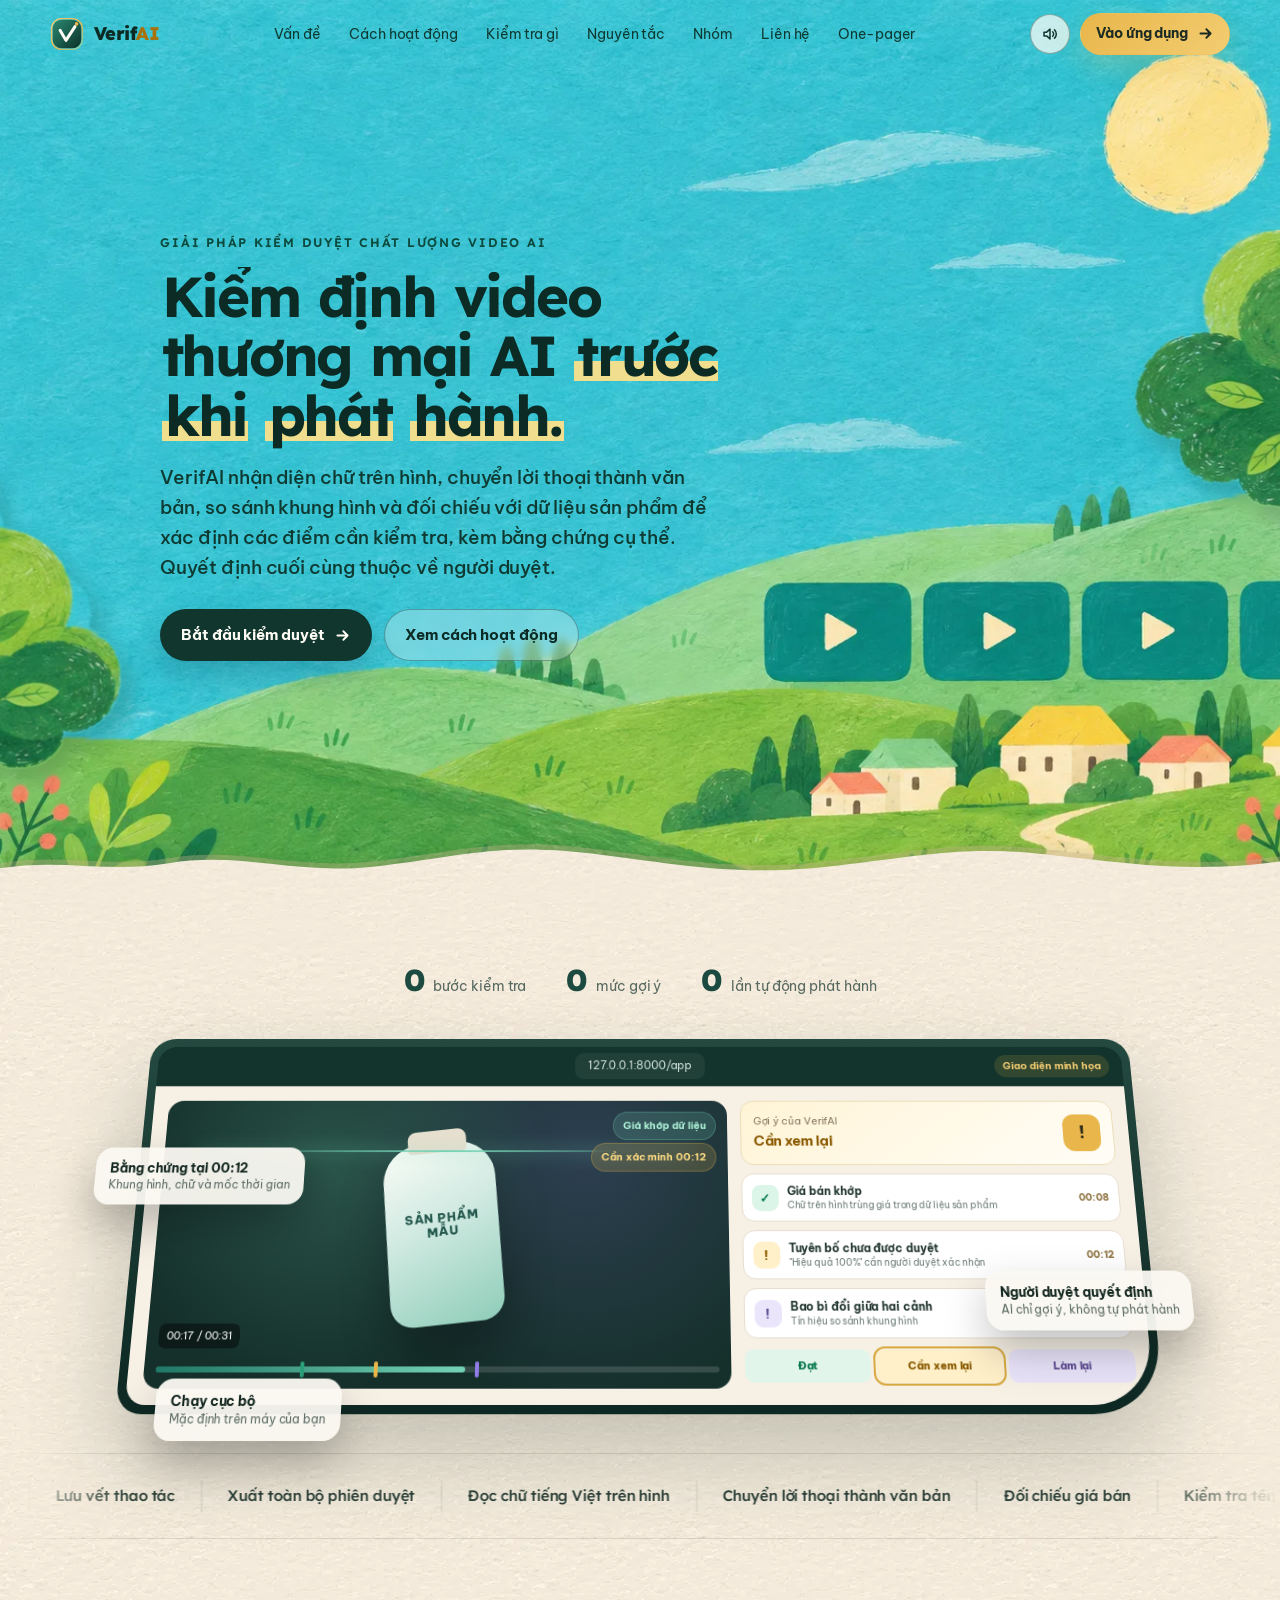
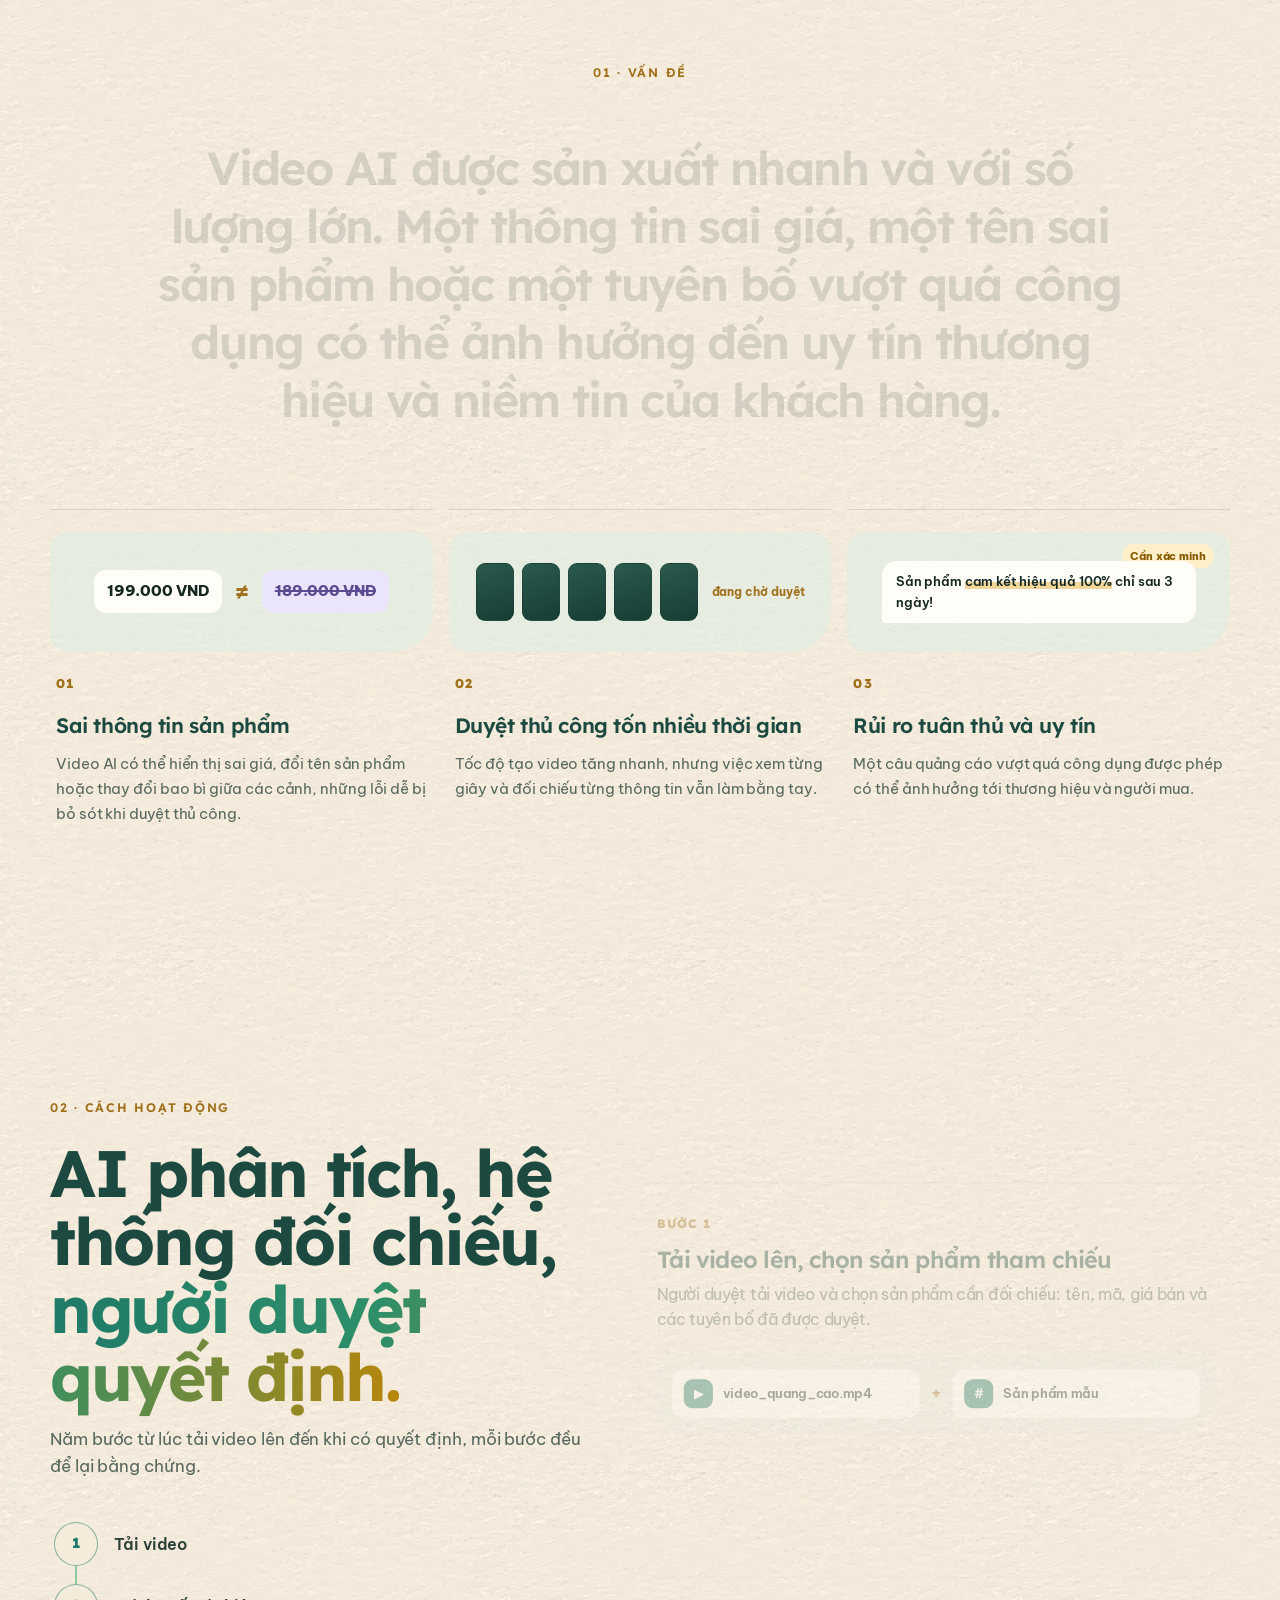
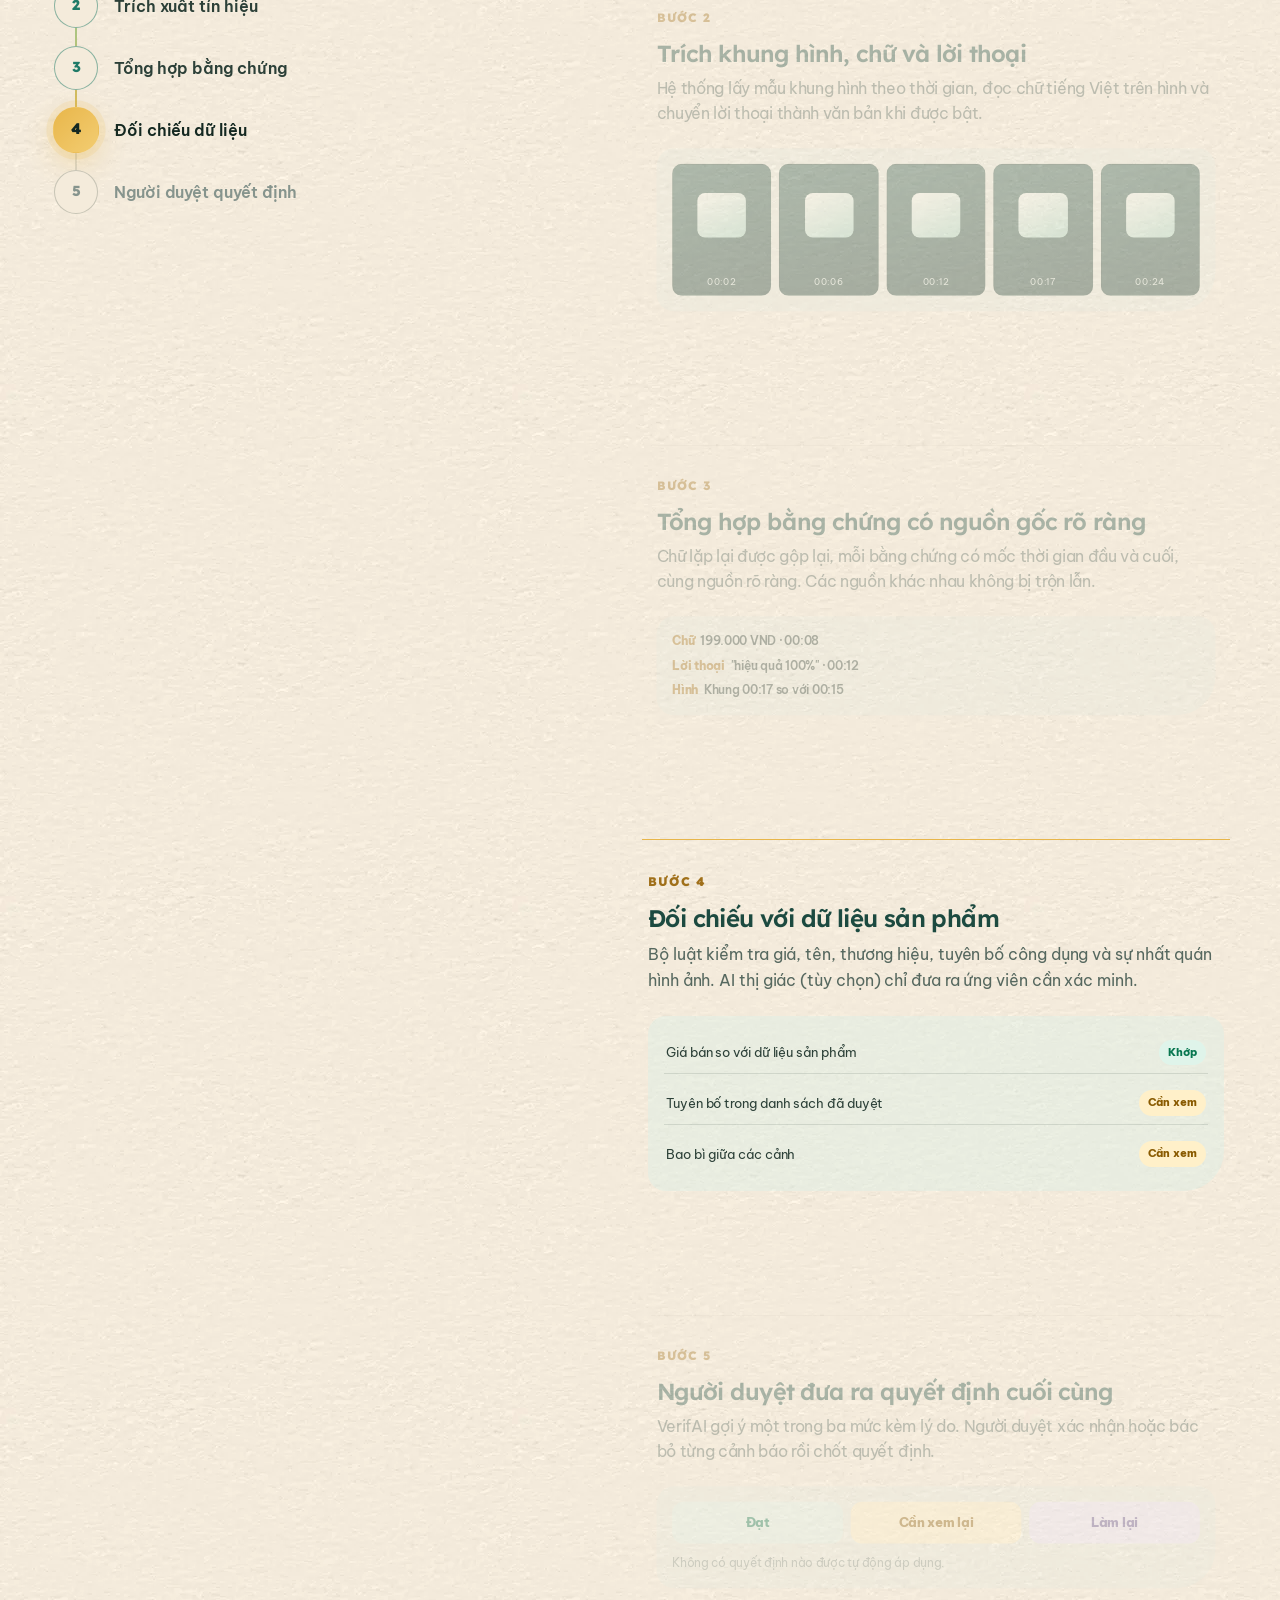
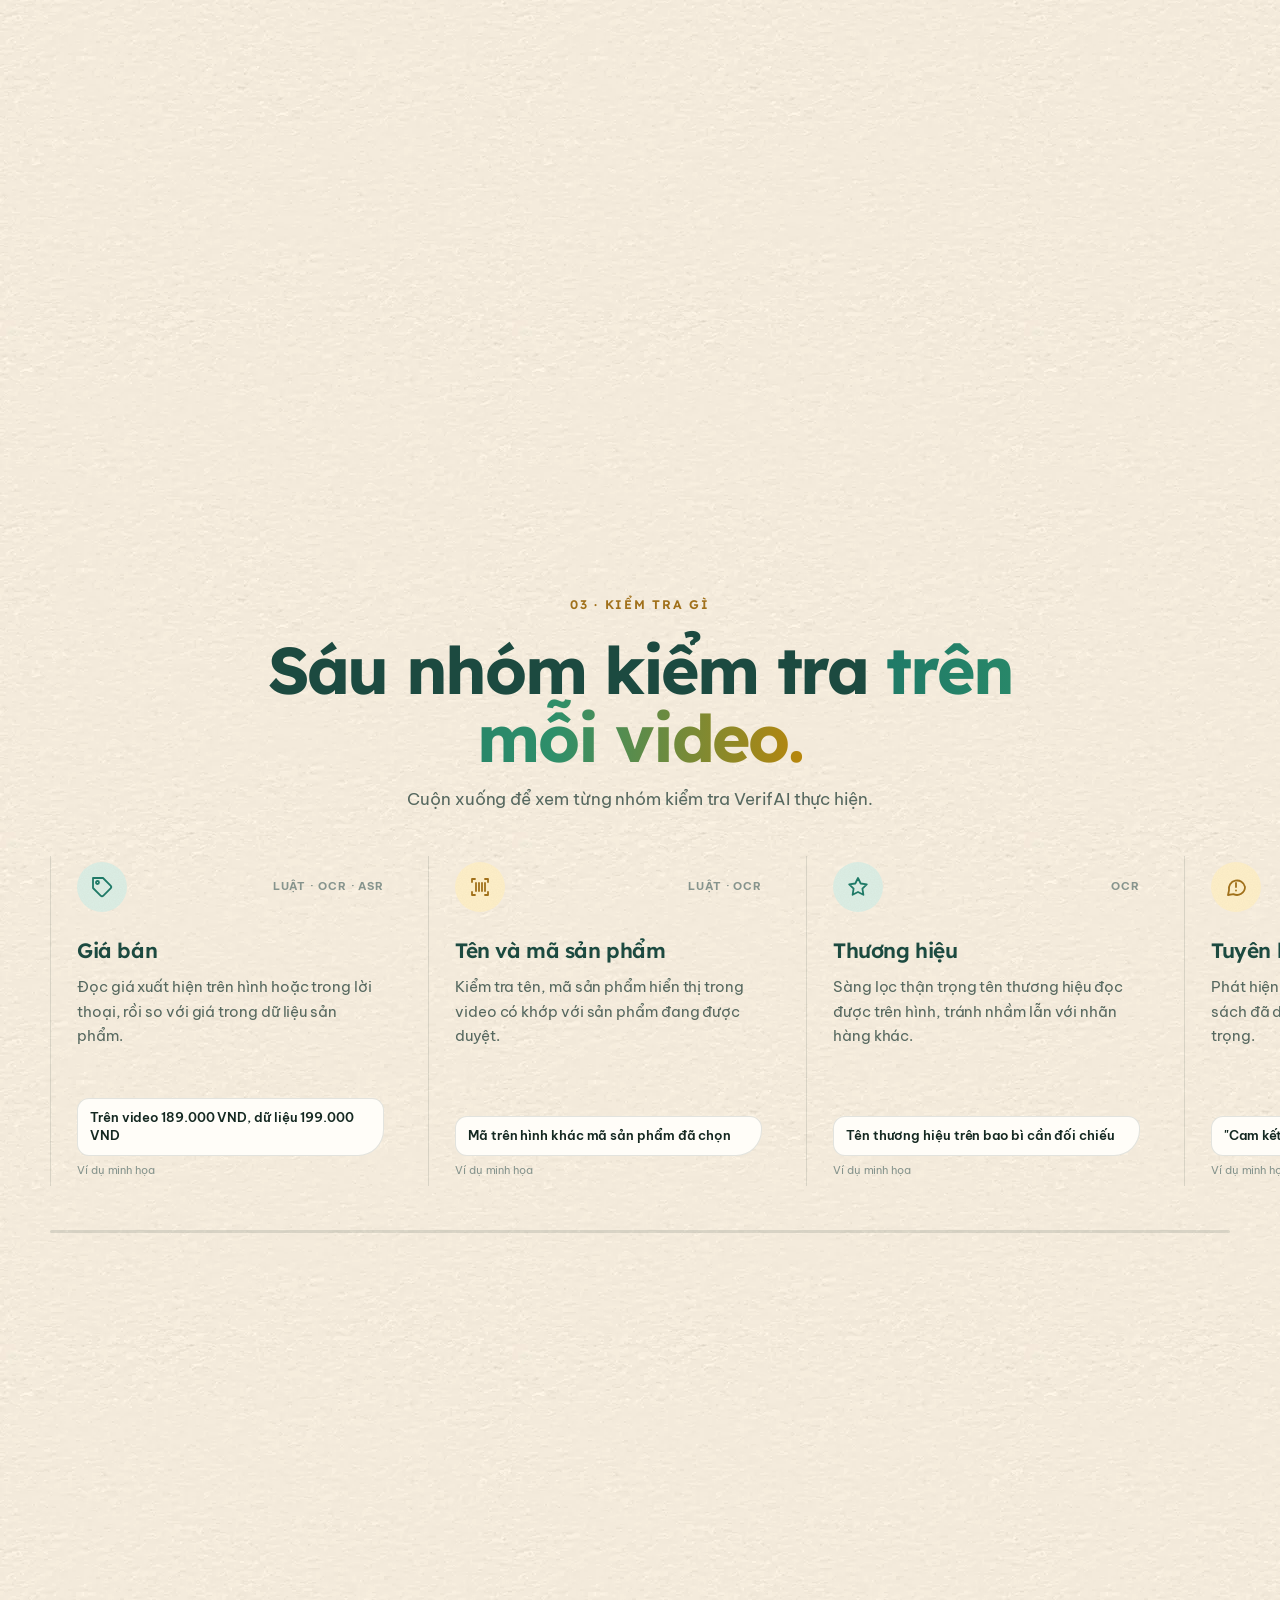
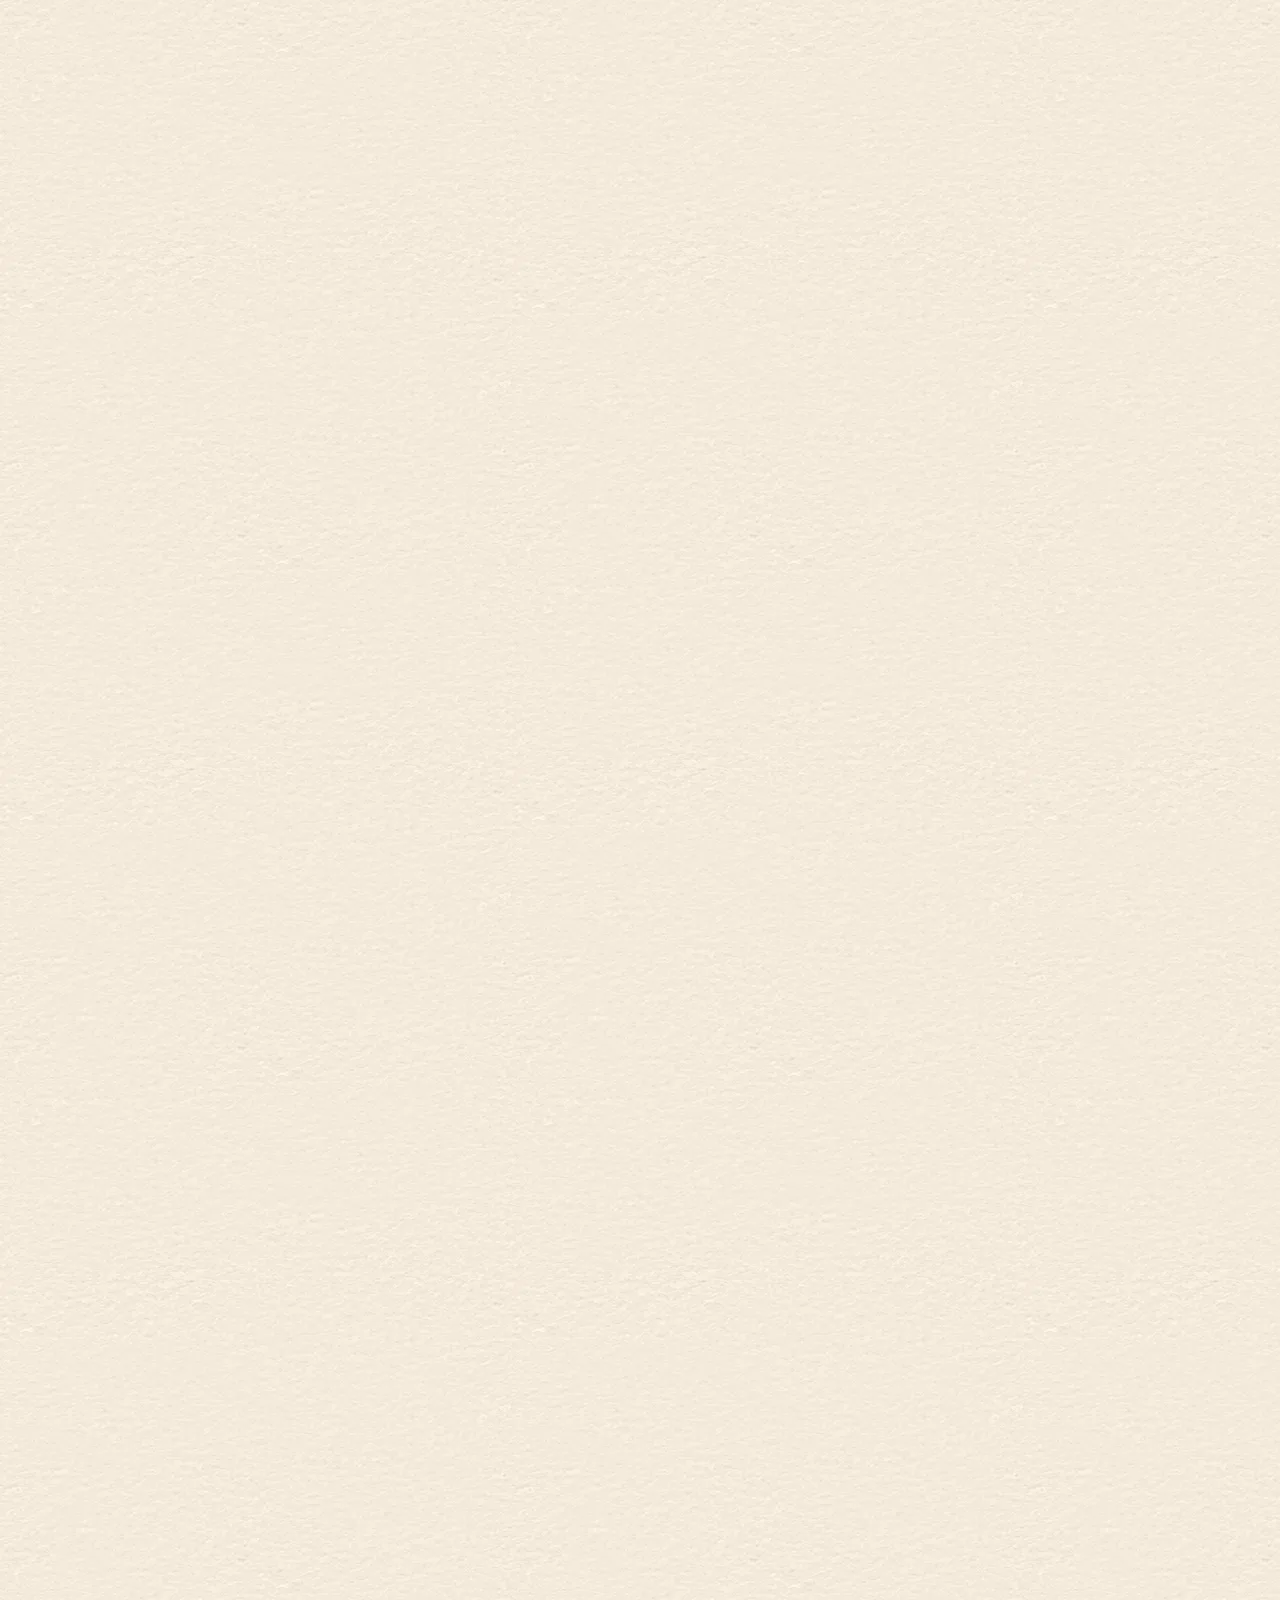
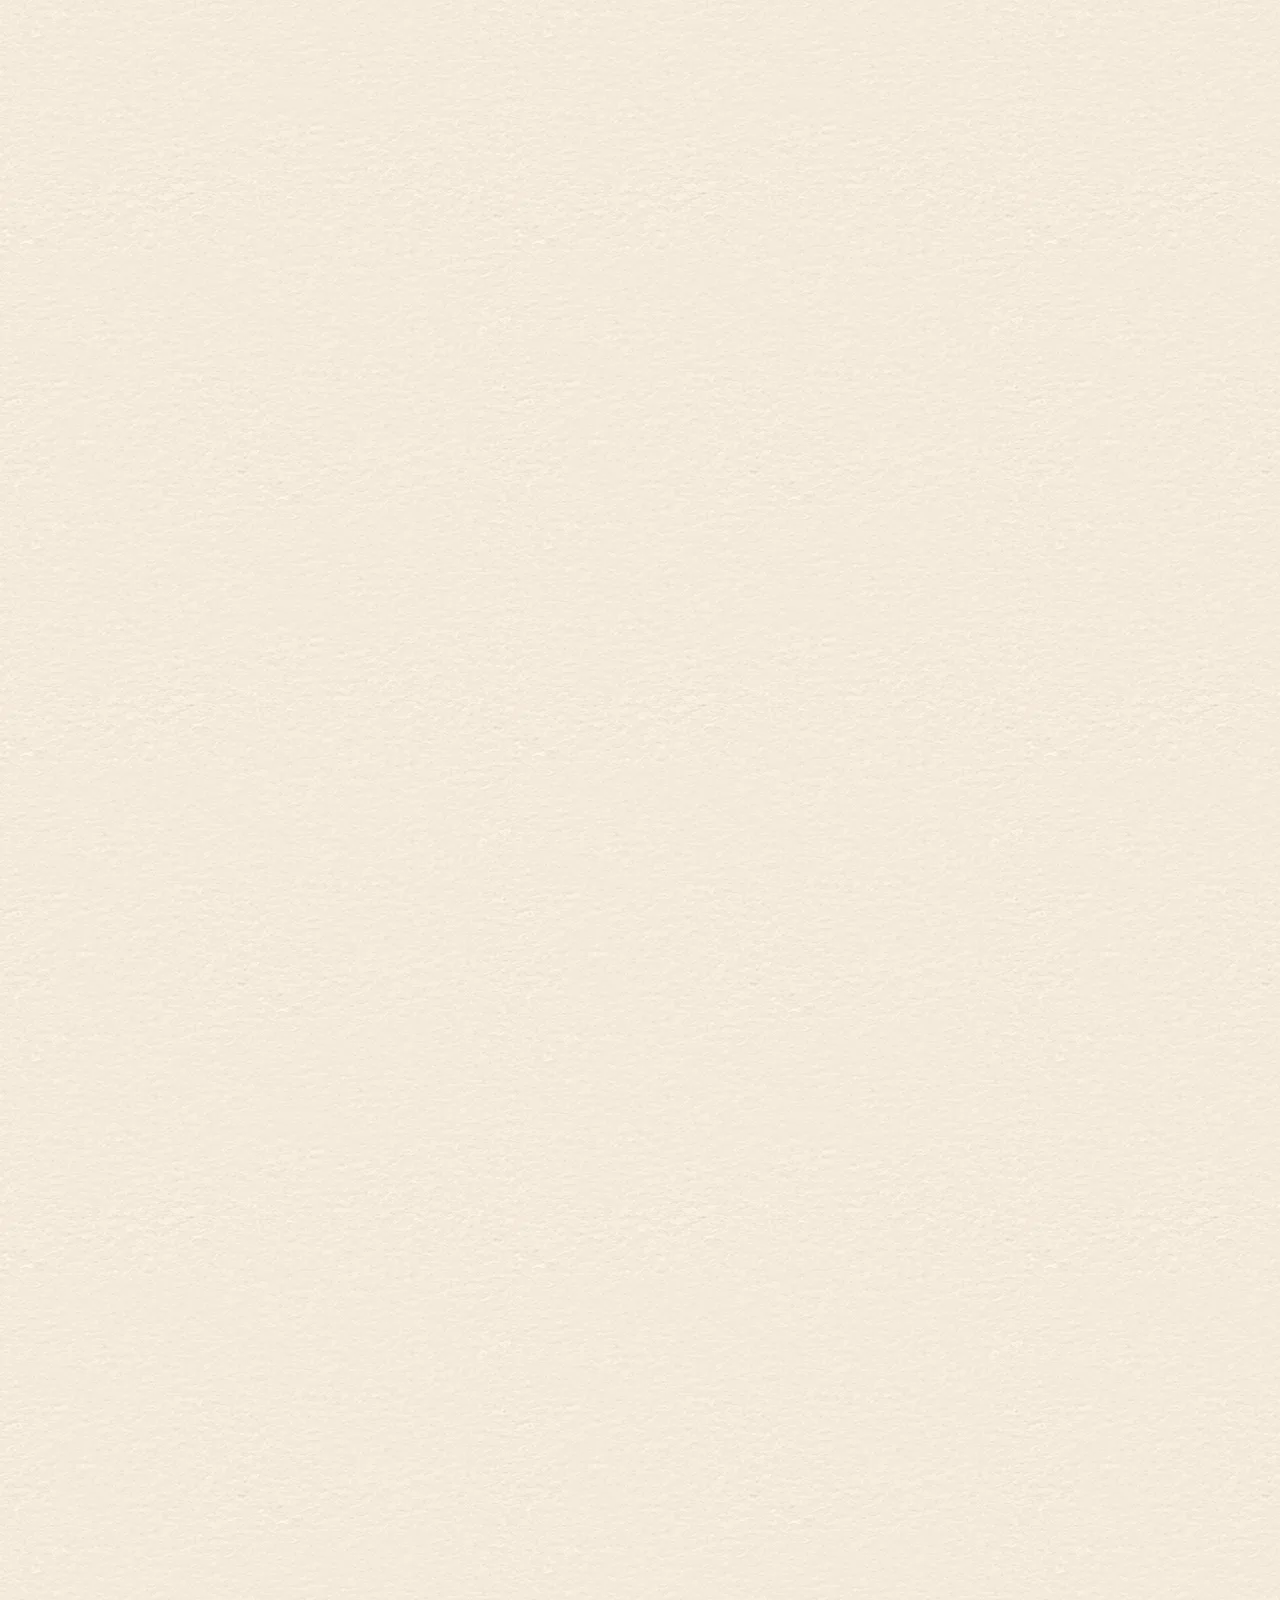
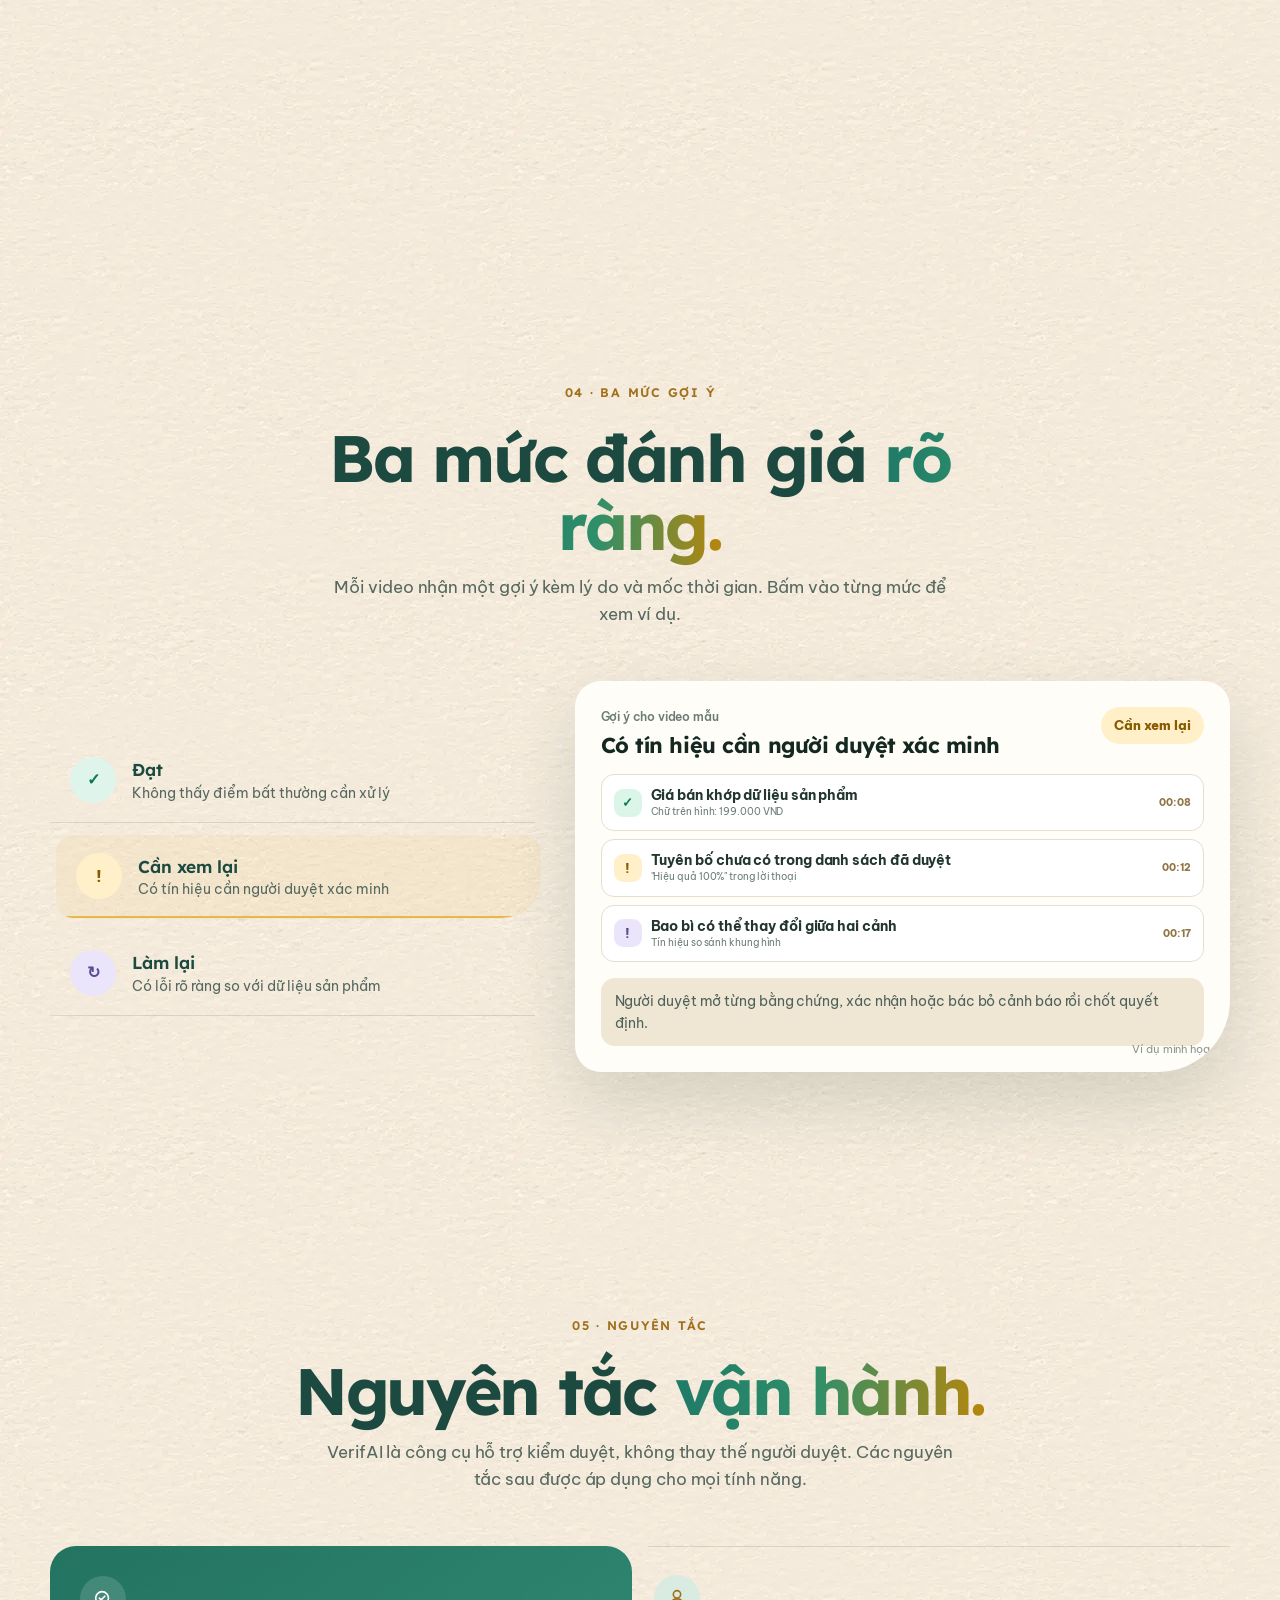
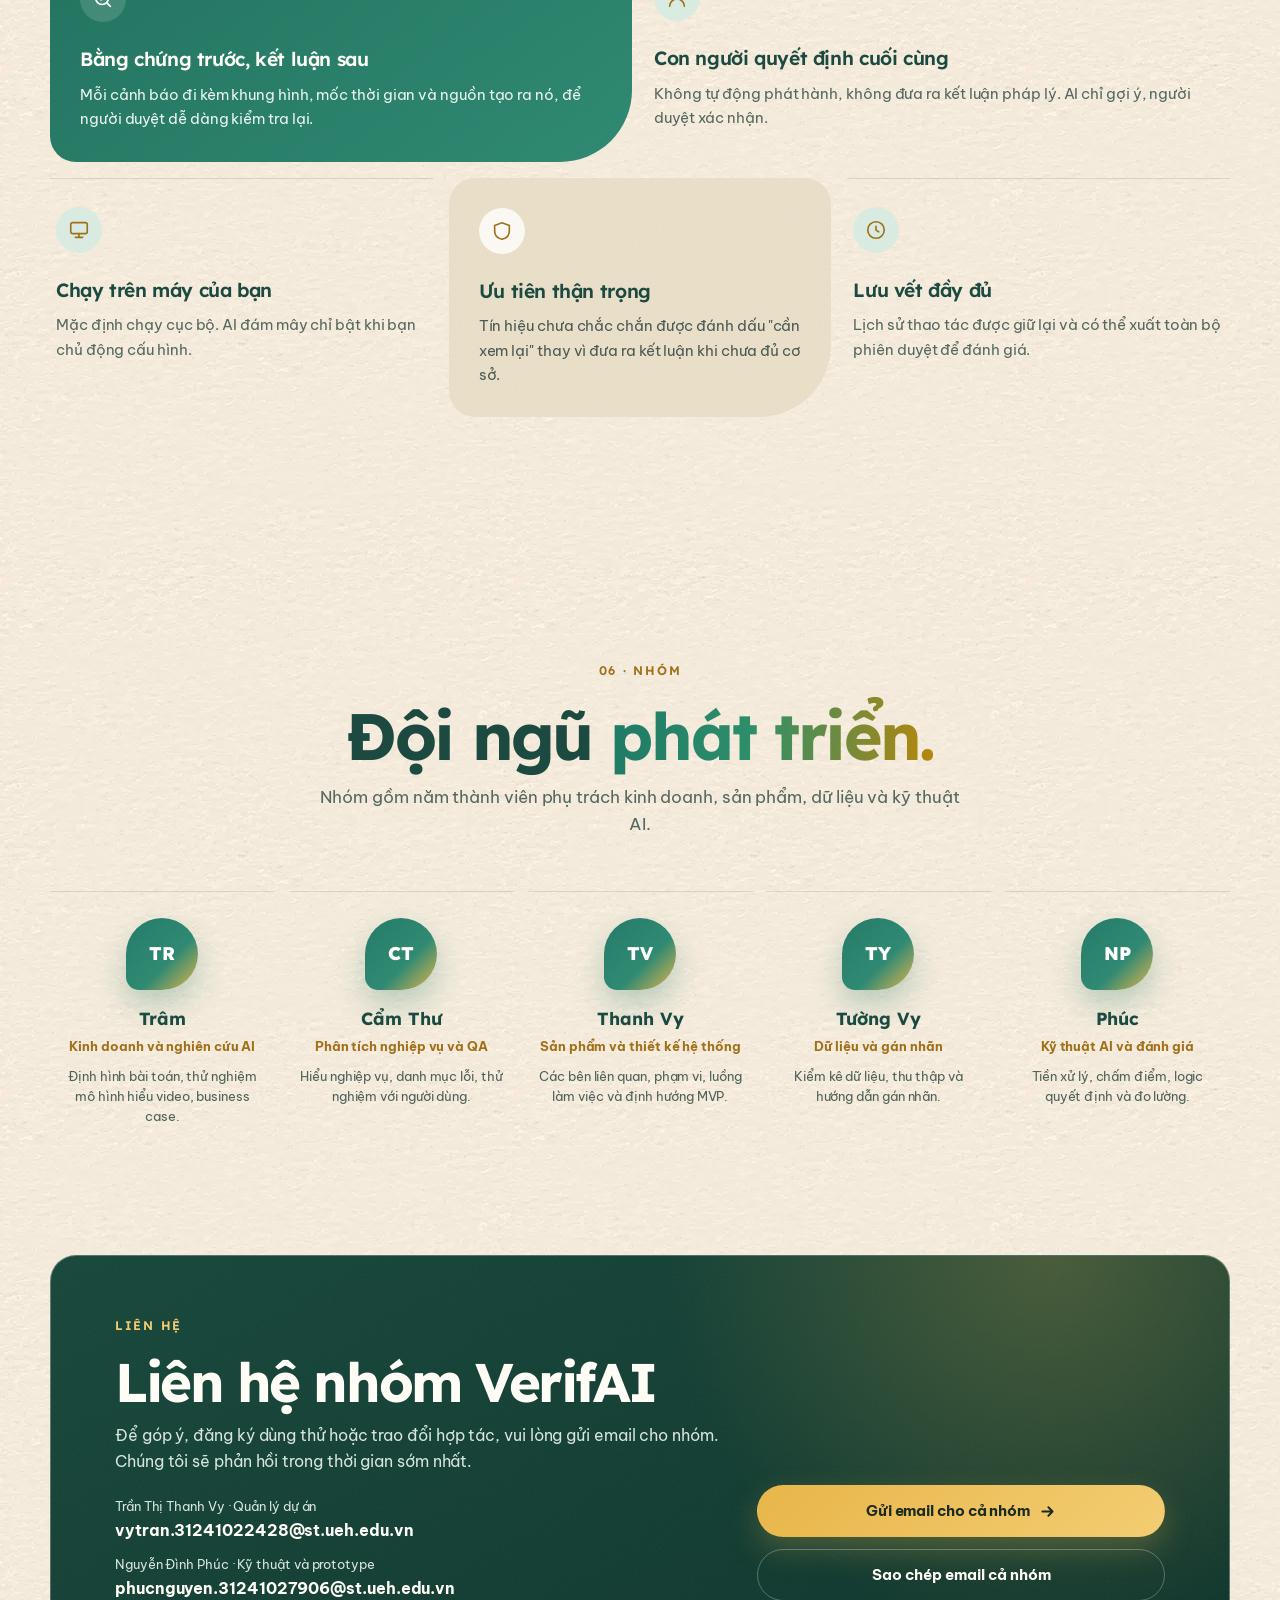
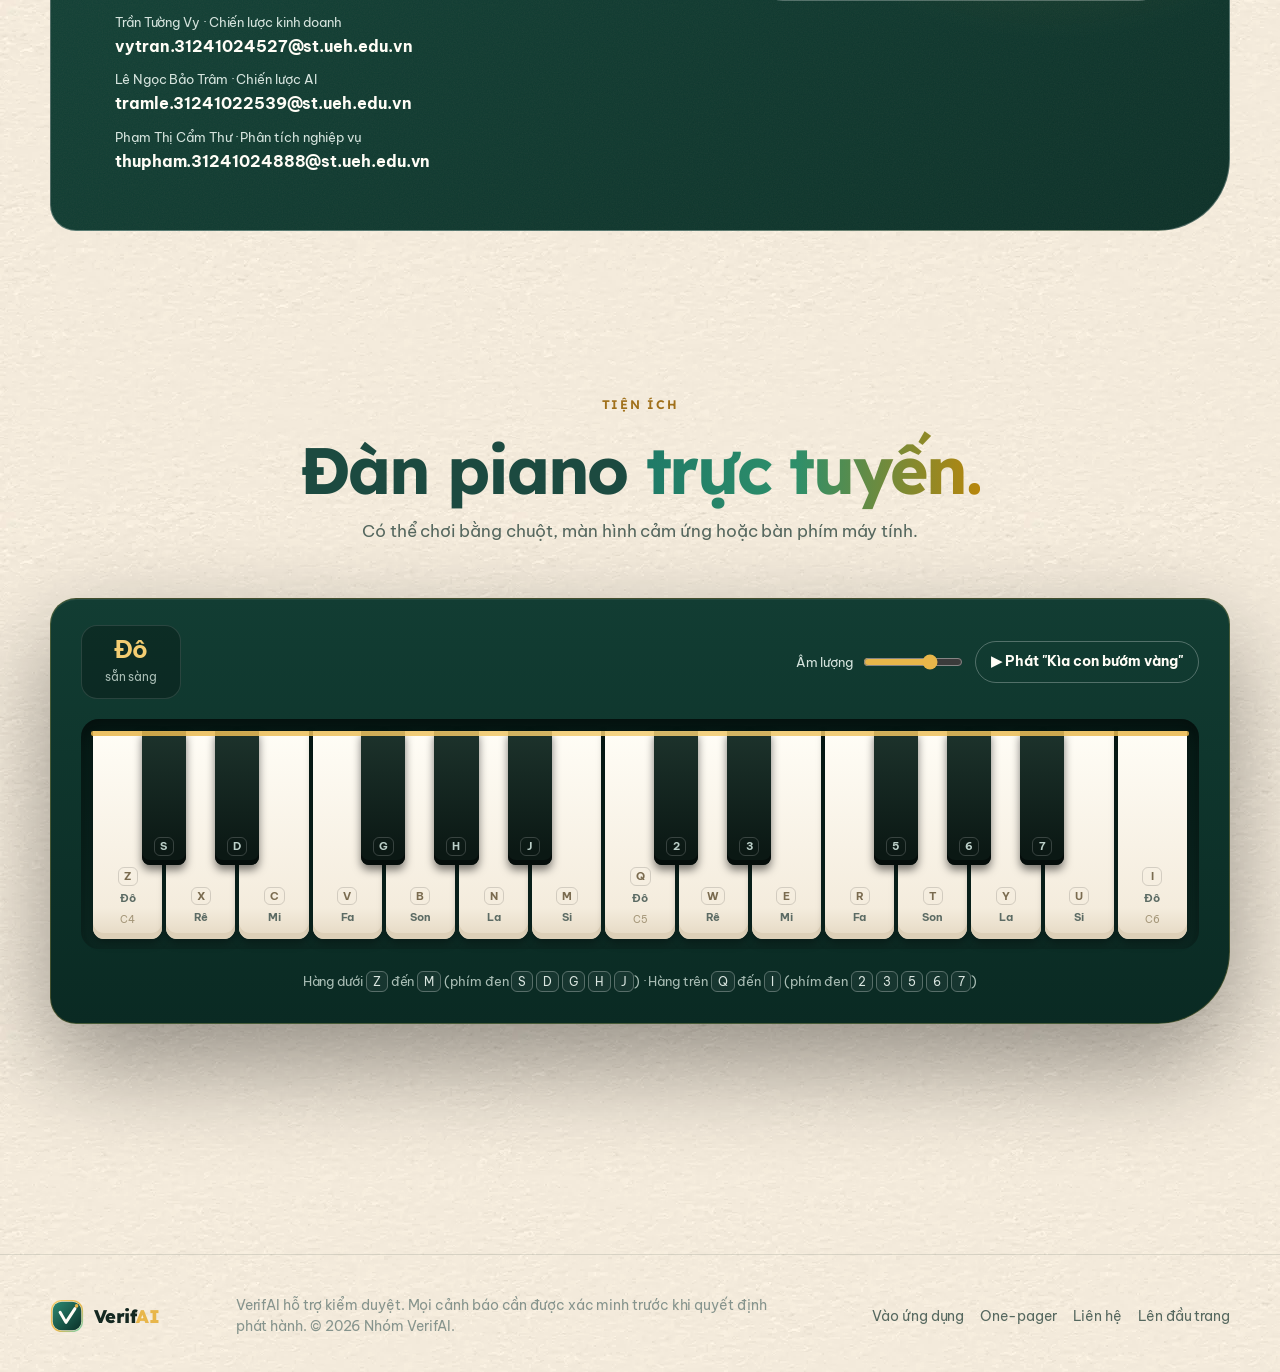
<file: static/home.html>
<!doctype html>
<html lang="vi">
<head>
<meta charset="UTF-8">
<meta name="viewport" content="width=device-width,initial-scale=1">
<meta name="description" content="VerifAI: lớp kiểm định chất lượng cho video thương mại AI trước khi phát hành. Bằng chứng rõ ràng, người duyệt quyết định cuối cùng.">
<meta name="theme-color" content="#2fa3d6">
<link rel="icon" href="data:image/svg+xml,%3Csvg xmlns=%27http://www.w3.org/2000/svg%27 viewBox=%270 0 64 64%27%3E%3Crect x=%274%27 y=%274%27 width=%2756%27 height=%2756%27 rx=%2718%27 fill=%27%231f7a67%27 stroke=%27%23e8b64a%27 stroke-width=%273%27/%3E%3Cpath d=%27M19 25 L30 44 L47 18%27 fill=%27none%27 stroke=%27%23fffdf6%27 stroke-width=%276%27 stroke-linecap=%27round%27 stroke-linejoin=%27round%27/%3E%3C/svg%3E">
<title>VerifAI · Kiểm duyệt video quảng cáo AI</title>
<link rel="preconnect" href="https://fonts.googleapis.com">
<link rel="preconnect" href="https://fonts.gstatic.com" crossorigin>
<link href="https://fonts.googleapis.com/css2?family=Be+Vietnam+Pro:wght@300;400;500;600;700;800&family=Lexend:wght@500;600;700&display=swap" rel="stylesheet">
<style>
:root{
  --bg-900:#061915;--bg-850:#08231d;--bg-800:#0b3028;--bg-750:#103a31;--bg-700:#14463b;
  --cream:#f6f0e5;--cream-2:#efe6d4;--ink:#142821;--ink-2:#4f625a;
  --white:#fffdf6;--text:#e1eae6;--muted:#b6c6c0;--faint:#8fa59d;
  --gold:#e8b64a;--gold-2:#f3cd72;--emerald:#1f7a67;--mint:#74d2b4;--lavender:#8f7ce8;--lav-2:#b9adf5;
  --line:rgba(255,255,255,.11);--line-2:rgba(255,255,255,.18);
  --card:linear-gradient(180deg,rgba(255,255,255,.075),rgba(255,255,255,.035));
  --radius:26px;--max:1180px;
  --ease:cubic-bezier(.2,.7,.2,1);--ease-io:cubic-bezier(.77,0,.18,1);
  --font:"Be Vietnam Pro",-apple-system,BlinkMacSystemFont,"Segoe UI",Roboto,sans-serif;
}
*{box-sizing:border-box}
html{scroll-behavior:smooth;-webkit-text-size-adjust:100%}
body{margin:0;font-family:var(--font);font-size:16px;line-height:1.6;color:var(--text);background:var(--bg-900);overflow-x:hidden;-webkit-font-smoothing:antialiased;letter-spacing:-.005em}
body.locked{overflow:hidden}
::selection{background:var(--gold);color:var(--ink)}
a{color:inherit;text-decoration:none}
button{font:inherit;color:inherit;cursor:pointer}
img,svg{display:block}
.wrap{width:min(var(--max),calc(100% - 32px));margin:0 auto}
.sr-only{position:absolute;width:1px;height:1px;overflow:hidden;clip:rect(0 0 0 0);white-space:nowrap}
:focus-visible{outline:2px solid var(--gold);outline-offset:3px;border-radius:8px}
.grad{background:linear-gradient(92deg,var(--gold-2) 0%,#fff8e6 48%,var(--mint) 100%);-webkit-background-clip:text;background-clip:text;color:transparent}

/* ---------- Logo mark ---------- */
.mark{overflow:visible}
.mark .m-frame{fill:none;stroke:url(#vfStroke);stroke-width:2.6;stroke-dasharray:1 1;stroke-dashoffset:0}
.mark .m-fill{fill:url(#vfFill)}
.mark .m-check{fill:none;stroke:var(--white);stroke-width:5.6;stroke-linecap:round;stroke-linejoin:round;stroke-dasharray:1 1;stroke-dashoffset:0}
.mark .m-spark{fill:var(--gold);transform-box:fill-box;transform-origin:center}
@keyframes draw{0%{stroke-dashoffset:1;opacity:0}6%{opacity:1}100%{stroke-dashoffset:0;opacity:1}}
@keyframes fadeIn{from{opacity:0}to{opacity:1}}
@keyframes pop{0%{transform:scale(0)}65%{transform:scale(1.45)}100%{transform:scale(1)}}
.mark.draw .m-frame{animation:draw .9s var(--ease) both}
.mark.draw .m-fill{animation:fadeIn .5s ease .55s both}
.mark.draw .m-check{animation:draw .5s var(--ease) .75s both}
.mark.draw .m-spark{animation:pop .5s var(--ease) 1.1s both}

/* ---------- Intro ---------- */
.intro{position:fixed;inset:0;z-index:1000;display:grid;place-items:center;background:radial-gradient(circle at 50% 42%,rgba(31,122,103,.35),transparent 30rem),radial-gradient(circle at 70% 80%,rgba(143,124,232,.14),transparent 26rem),var(--bg-900);clip-path:inset(0 0 0 0);transition:clip-path 1s var(--ease-io),visibility 0s linear 1s}
.intro.done{clip-path:inset(0 0 100% 0);visibility:hidden}
.intro-inner{display:grid;justify-items:center;gap:18px;text-align:center;padding:16px;transition:transform 1s var(--ease-io),opacity .6s ease}
.intro.done .intro-inner{transform:translateY(-60px);opacity:0}
.intro .mark{width:112px;height:112px;filter:drop-shadow(0 18px 40px rgba(116,210,180,.25))}
.intro-word{display:flex;font-size:clamp(2.6rem,7vw,4.4rem);font-weight:800;letter-spacing:-.05em;line-height:1;overflow:hidden;padding:.08em .04em}
.intro-word span{display:inline-block;transform:translateY(115%);color:var(--white)}
.intro-word span.ai{background:linear-gradient(90deg,var(--gold-2),var(--mint));-webkit-background-clip:text;background-clip:text;color:transparent}
.intro.play .intro-word span{animation:rise .7s var(--ease) both;animation-delay:calc(1.15s + var(--i) * 55ms)}
@keyframes rise{from{transform:translateY(115%)}to{transform:none}}
.intro-tag{margin:0;color:var(--muted);font-size:.95rem;letter-spacing:.02em;opacity:0}
.intro.play .intro-tag{animation:fadeUp .7s var(--ease) 1.75s both}
@keyframes fadeUp{from{opacity:0;transform:translateY(10px)}to{opacity:1;transform:none}}
.intro-bar{width:150px;height:2px;border-radius:2px;background:rgba(255,255,255,.1);overflow:hidden;margin-top:6px}
.intro-bar i{display:block;height:100%;width:100%;transform-origin:left;transform:scaleX(0);background:linear-gradient(90deg,var(--gold),var(--mint))}
.intro.play .intro-bar i{animation:bar 2.7s cubic-bezier(.4,.1,.2,1) both}
@keyframes bar{to{transform:scaleX(1)}}
.intro-scan{position:absolute;left:0;right:0;height:2px;top:0;background:linear-gradient(90deg,transparent,var(--mint),transparent);box-shadow:0 0 24px var(--mint);opacity:0}
.intro.play .intro-scan{animation:introScan 1.4s ease-in-out .9s both}
@keyframes introScan{0%{top:30%;opacity:0}15%{opacity:1}85%{opacity:1}100%{top:70%;opacity:0}}
.intro-skip{position:absolute;right:20px;bottom:20px;border:1px solid var(--line-2);background:rgba(255,255,255,.04);border-radius:999px;padding:8px 14px;font-size:.8rem;color:var(--muted)}
.intro-skip:hover{color:var(--white);border-color:var(--gold)}

/* Exit curtain when entering the app */
.leave{position:fixed;inset:0;z-index:999;background:var(--bg-850);display:grid;place-items:center;clip-path:inset(100% 0 0 0);transition:clip-path .55s var(--ease-io);pointer-events:none}
.leave .mark{width:64px;height:64px;opacity:0;transition:opacity .3s ease .25s}
body.leaving .leave{clip-path:inset(0 0 0 0)}
body.leaving .leave .mark{opacity:1}

/* ---------- Chrome ---------- */
.progress{position:fixed;left:0;top:0;height:3px;width:100%;z-index:200;transform-origin:left;transform:scaleX(0);background:linear-gradient(90deg,var(--emerald),var(--mint),var(--gold))}
.cursor-glow{position:fixed;left:0;top:0;width:520px;height:520px;margin:-260px 0 0 -260px;border-radius:50%;pointer-events:none;z-index:0;background:radial-gradient(circle,rgba(116,210,180,.09),transparent 62%);opacity:0;transition:opacity .4s}
body.has-pointer .cursor-glow{opacity:1}
.nav{position:fixed;top:0;left:0;right:0;z-index:100;transition:background .3s,border-color .3s,transform .4s var(--ease)}
.nav.scrolled{background:rgba(6,25,21,.78);backdrop-filter:blur(18px) saturate(150%);-webkit-backdrop-filter:blur(18px) saturate(150%);border-bottom:1px solid var(--line)}
.nav.hide{transform:translateY(-100%)}
.nav-inner{height:68px;display:flex;align-items:center;justify-content:space-between;gap:16px}
.brand{display:flex;align-items:center;gap:10px;font-weight:800;font-size:1.15rem;letter-spacing:-.03em;color:var(--white)}
.brand .mark{width:34px;height:34px}
.brand b{font-weight:800}.brand b span{color:var(--gold)}
.nav-links{display:flex;align-items:center;gap:2px}
.nav-links a{padding:8px 13px;border-radius:999px;font-size:.88rem;color:#cbd8d3;transition:background .2s,color .2s}
.nav-links a:hover{background:rgba(255,255,255,.07);color:var(--white)}
.nav-links a.active{color:var(--gold-2)}
.nav-links .only-mobile{display:none}
.menu-btn{display:none;width:42px;height:42px;border-radius:12px;border:1px solid var(--line-2);background:rgba(255,255,255,.04)}
.menu-btn span{display:block;width:18px;height:2px;margin:4px auto;background:var(--white);border-radius:2px;transition:transform .3s,opacity .3s}
.menu-btn[aria-expanded="true"] span:nth-child(1){transform:translateY(6px) rotate(45deg)}
.menu-btn[aria-expanded="true"] span:nth-child(2){opacity:0}
.menu-btn[aria-expanded="true"] span:nth-child(3){transform:translateY(-6px) rotate(-45deg)}

.btn{position:relative;display:inline-flex;align-items:center;justify-content:center;gap:9px;padding:13px 20px;border-radius:999px;font-weight:700;font-size:.95rem;border:1px solid transparent;transition:transform .25s var(--ease),box-shadow .25s,background .25s,border-color .25s;will-change:transform;white-space:nowrap}
.btn svg{width:17px;height:17px;transition:transform .25s var(--ease)}
.btn:hover svg{transform:translateX(3px)}
.btn-gold{background:linear-gradient(135deg,var(--gold),var(--gold-2));color:#1b2a22;box-shadow:0 12px 30px rgba(232,182,74,.25)}
.btn-gold:hover{box-shadow:0 16px 40px rgba(232,182,74,.38)}
.btn-ghost{background:rgba(255,255,255,.05);border-color:var(--line-2);color:var(--white)}
.btn-ghost:hover{border-color:rgba(255,255,255,.35);background:rgba(255,255,255,.09)}
.btn-sm{padding:9px 15px;font-size:.85rem}

/* ---------- Section base ---------- */
main{position:relative;z-index:1;overflow-x:clip}
.section{position:relative;padding:120px 0}
.eyebrow{display:inline-flex;align-items:center;gap:8px;padding:7px 12px;border-radius:999px;background:rgba(232,182,74,.1);border:1px solid rgba(232,182,74,.18);color:var(--gold-2);font-size:.74rem;font-weight:700;letter-spacing:.08em;text-transform:uppercase}
.eyebrow i{width:6px;height:6px;border-radius:50%;background:var(--gold);box-shadow:0 0 10px var(--gold)}
.head{max-width:780px;margin:0 auto 54px;text-align:center}
.head h2{margin:18px 0 14px;font-size:clamp(2.2rem,5.2vw,4.1rem);line-height:1.04;letter-spacing:-.045em;font-weight:800;color:var(--white)}
.head p{margin:0 auto;max-width:640px;color:var(--muted);font-size:1.06rem}
.head.left{text-align:left;margin-left:0}

.reveal{opacity:0;transform:translateY(34px);transition:opacity .9s var(--ease),transform .9s var(--ease);transition-delay:var(--d,0s)}
.reveal.from-left{transform:translateX(-40px)}
.reveal.from-right{transform:translateX(40px)}
.reveal.zoom{transform:scale(.94)}
.reveal.in{opacity:1;transform:none}

/* ---------- Hero ---------- */
.hero{position:relative;min-height:100svh;padding:140px 0 60px;overflow:hidden}
.hero-bg{position:absolute;inset:0;pointer-events:none}
.grid-lines{position:absolute;inset:-2px;background-image:linear-gradient(rgba(255,255,255,.045) 1px,transparent 1px),linear-gradient(90deg,rgba(255,255,255,.045) 1px,transparent 1px);background-size:64px 64px;mask-image:radial-gradient(ellipse at 50% 30%,#000 10%,transparent 65%);-webkit-mask-image:radial-gradient(ellipse at 50% 30%,#000 10%,transparent 65%)}
.orb{position:absolute;border-radius:50%;filter:blur(60px);opacity:.55;will-change:transform}
.orb.o1{width:460px;height:460px;left:-120px;top:40px;background:rgba(232,182,74,.22);animation:drift 16s ease-in-out infinite}
.orb.o2{width:520px;height:520px;right:-160px;top:-80px;background:rgba(31,122,103,.45);animation:drift 19s ease-in-out -6s infinite}
.orb.o3{width:380px;height:380px;left:40%;top:520px;background:rgba(143,124,232,.18);animation:drift 22s ease-in-out -11s infinite}
@keyframes drift{0%,100%{translate:0 0}33%{translate:40px -30px}66%{translate:-30px 25px}}
.hero-copy{position:relative;text-align:center;max-width:960px;margin:0 auto}
.hero h1{margin:22px 0 22px;font-size:clamp(2.7rem,7.4vw,6.2rem);line-height:.98;letter-spacing:-.06em;font-weight:800;color:var(--white)}
.w{display:inline-block;overflow:hidden;vertical-align:top;padding:0 .02em .1em;margin-bottom:-.1em}
.w>span{display:inline-block;transform:translateY(110%)}
body.ready .hero h1 .w>span{animation:rise .9s var(--ease) both;animation-delay:calc(.1s + var(--i) * 70ms)}
.hero-sub{max-width:700px;margin:0 auto 32px;color:var(--muted);font-size:clamp(1.02rem,1.8vw,1.18rem)}
.hero .stagger{opacity:0;transform:translateY(16px)}
body.ready .hero .stagger{animation:fadeUp .8s var(--ease) both;animation-delay:var(--d)}
.hero-actions{display:flex;justify-content:center;flex-wrap:wrap;gap:12px}
.hero-stats{display:flex;justify-content:center;flex-wrap:wrap;gap:12px 40px;margin-top:40px}
.hero-stats div{display:flex;align-items:baseline;gap:10px;color:var(--muted);font-size:.9rem}
.hero-stats strong{font-size:1.9rem;font-weight:800;color:var(--white);letter-spacing:-.04em;font-variant-numeric:tabular-nums}

.stage{position:relative;margin:70px auto 0;width:min(1060px,100%)}
.mock{position:relative;border-radius:26px;padding:9px;background:linear-gradient(180deg,#244a40,#0d2722);box-shadow:0 50px 120px rgba(0,0,0,.45),0 0 0 1px rgba(255,255,255,.06) inset;transform-origin:50% 0;transition:transform .3s ease-out;will-change:transform}
.mock-screen{border-radius:19px;overflow:hidden;background:#0a201b}
.mock-bar{height:44px;display:grid;grid-template-columns:130px 1fr 130px;align-items:center;padding:0 14px;background:#12342c;border-bottom:1px solid rgba(255,255,255,.06)}
.dots{display:flex;gap:6px}.dots i{width:10px;height:10px;border-radius:50%;background:#b98765}.dots i:nth-child(2){background:var(--gold)}.dots i:nth-child(3){background:#66c999}
.addr{justify-self:center;padding:5px 14px;border-radius:9px;background:rgba(255,255,255,.06);font-size:.72rem;color:#cfe0da}
.demo-chip{justify-self:end;white-space:nowrap;font-size:.66rem;font-weight:700;padding:4px 9px;border-radius:999px;background:rgba(232,182,74,.15);color:var(--gold-2)}
.mock-body{display:grid;grid-template-columns:1.35fr .9fr;gap:14px;padding:16px;background:var(--cream)}
.vid{position:relative;min-height:300px;border-radius:16px;overflow:hidden;background:radial-gradient(circle at 30% 25%,rgba(116,210,180,.22),transparent 14rem),radial-gradient(circle at 75% 20%,rgba(143,124,232,.2),transparent 16rem),#15302b}
.bottle{position:absolute;left:50%;top:47%;width:118px;height:190px;transform:translate(-50%,-50%) rotate(-6deg);border-radius:40px 40px 24px 24px;background:linear-gradient(155deg,#fbfdf7,#cfe9e1 45%,#8fcdb9);box-shadow:0 26px 50px rgba(0,0,0,.3);animation:bob 5s ease-in-out infinite}
.bottle:before{content:"";position:absolute;left:28px;right:28px;top:-14px;height:24px;border-radius:9px 9px 4px 4px;background:#e7dfcf}
.bottle:after{content:"SẢN PHẨM\A MẪU";white-space:pre;position:absolute;left:0;right:0;top:72px;text-align:center;color:#24584c;font-weight:800;font-size:.8rem;line-height:1.15;letter-spacing:.04em}
@keyframes bob{0%,100%{transform:translate(-50%,-50%) rotate(-6deg)}50%{transform:translate(-50%,-54%) rotate(-3deg)}}
.scan{position:absolute;left:6%;right:6%;height:2px;top:18%;background:linear-gradient(90deg,transparent,var(--mint),transparent);box-shadow:0 0 18px var(--mint);animation:scan 3.6s ease-in-out infinite}
@keyframes scan{0%,100%{top:16%;opacity:.5}50%{top:82%;opacity:1}}
.vchip{position:absolute;padding:6px 10px;border-radius:999px;font-size:.66rem;font-weight:700;backdrop-filter:blur(8px);-webkit-backdrop-filter:blur(8px)}
.vchip.ok{right:12px;top:12px;background:rgba(116,210,180,.18);color:#aef3d8;border:1px solid rgba(116,210,180,.3)}
.vchip.warn{right:12px;top:46px;background:rgba(232,182,74,.18);color:#ffdc84;border:1px solid rgba(232,182,74,.3)}
.vtime{position:absolute;left:12px;bottom:40px;font-size:.66rem;padding:4px 8px;border-radius:7px;background:rgba(0,0,0,.45);color:#fff}
.vline{position:absolute;left:12px;right:12px;bottom:16px;height:6px;border-radius:9px;background:rgba(255,255,255,.14)}
.vline:before{content:"";position:absolute;inset:0 45% 0 0;border-radius:inherit;background:linear-gradient(90deg,var(--emerald),var(--mint))}
.vline i{position:absolute;top:50%;width:11px;height:11px;border-radius:50%;transform:translate(-50%,-50%);border:2px solid #fff}
.vline i:nth-child(1){left:26%;background:#2ba37a}.vline i:nth-child(2){left:39%;background:var(--gold)}.vline i:nth-child(3){left:57%;background:var(--lavender)}
.side{display:grid;gap:9px;align-content:start}
.ready-card{display:flex;justify-content:space-between;align-items:center;padding:13px;border-radius:14px;background:linear-gradient(145deg,#fff4d6,#fffdf7);border:1px solid #ecdcb5}
.ready-card small{display:block;font-size:.66rem;color:#86775f}
.ready-card strong{font-size:.95rem;color:#8a5900}
.ready-card span{width:40px;height:40px;border-radius:12px;display:grid;place-items:center;background:var(--gold);color:#2b2a1c;font-weight:800;font-size:1.1rem}
.f-row{display:grid;grid-template-columns:28px 1fr auto;gap:9px;align-items:center;padding:10px;border-radius:13px;background:#fff;border:1px solid #e6ddce}
.f-row .ic{width:28px;height:28px;border-radius:9px;display:grid;place-items:center;font-weight:800;font-size:.8rem}
.f-row.ok .ic{background:#dcf5e9;color:#087b50}.f-row.warn .ic{background:#fff0c9;color:#8e5d00}.f-row.bad .ic{background:#eae5fb;color:#5d4b92}
.f-row b{display:block;font-size:.74rem;color:#22362f;line-height:1.3}
.f-row small{display:block;font-size:.63rem;color:#6d7e77;line-height:1.35}
.f-row .ts{font-size:.62rem;font-weight:800;color:#917746}
.decide{display:grid;grid-template-columns:repeat(3,1fr);gap:6px;margin-top:2px}
.decide span{text-align:center;padding:8px 4px;border-radius:9px;font-size:.66rem;font-weight:800}
.decide .p{background:#e2f5eb;color:#087750}.decide .r{background:#fff0c9;color:#895a00;outline:2px solid #d8a83b;outline-offset:1px}.decide .g{background:#e9e4fa;color:#5d4b92}
.float{position:absolute;padding:13px 15px;border-radius:17px;background:rgba(250,248,242,.95);color:var(--ink);box-shadow:0 20px 45px rgba(0,0,0,.25);font-size:.78rem;line-height:1.35;animation:floaty 6s ease-in-out infinite;will-change:transform}
.float b{display:block;font-size:.86rem;color:var(--ink)}
.float span{color:#5b6b64}
.float.f1{left:-46px;top:120px}.float.f2{right:-40px;top:250px;animation-delay:-2s}.float.f3{left:40px;bottom:-26px;animation-delay:-4s}
@keyframes floaty{0%,100%{translate:0 0}50%{translate:0 -10px}}
.scroll-cue{display:flex;flex-direction:column;align-items:center;gap:8px;margin-top:70px;color:var(--faint);font-size:.75rem;letter-spacing:.12em;text-transform:uppercase}
.scroll-cue i{width:22px;height:36px;border-radius:12px;border:1.5px solid var(--line-2);position:relative}
.scroll-cue i:after{content:"";position:absolute;left:50%;top:7px;width:3px;height:7px;margin-left:-1.5px;border-radius:2px;background:var(--gold);animation:cue 1.8s ease-in-out infinite}
@keyframes cue{0%{opacity:0;transform:translateY(0)}30%{opacity:1}100%{opacity:0;transform:translateY(12px)}}

/* ---------- Marquee ---------- */
.marquee{position:relative;padding:26px 0;border-top:1px solid var(--line);border-bottom:1px solid var(--line);background:rgba(255,255,255,.02);overflow:hidden;mask-image:linear-gradient(90deg,transparent,#000 10%,#000 90%,transparent);-webkit-mask-image:linear-gradient(90deg,transparent,#000 10%,#000 90%,transparent)}
.mq-track{display:flex;width:max-content;will-change:transform}
.mq-track .mq-item{margin-right:14px}
.mq-item{display:inline-flex;align-items:center;gap:10px;padding:10px 18px;border-radius:999px;border:1px solid var(--line-2);color:#d6e2dd;font-size:.95rem;font-weight:500;white-space:nowrap;transition:background .2s,border-color .2s,color .2s}
.mq-item i{width:7px;height:7px;border-radius:50%;background:var(--mint)}
.mq-item:nth-child(3n+2) i{background:var(--gold)}.mq-item:nth-child(3n) i{background:var(--lavender)}
.mq-item:hover{background:rgba(255,255,255,.07);border-color:var(--gold);color:var(--white)}

/* ---------- Problem ---------- */
.statement{max-width:1000px;margin:0 auto 80px;font-size:clamp(1.6rem,3.7vw,2.9rem);line-height:1.25;letter-spacing:-.035em;font-weight:700;text-align:center}
.statement .sw{color:rgba(255,253,246,.16);transition:color .35s ease}
.statement .sw.on{color:var(--white)}
.statement .sw.hl.on{color:var(--gold-2)}
.pains{display:grid;grid-template-columns:repeat(3,1fr);gap:16px}
.card{position:relative;overflow:hidden;padding:28px;border-radius:var(--radius);background:var(--card);border:1px solid var(--line);isolation:isolate}
.spot:before{content:"";position:absolute;inset:0;z-index:-1;opacity:0;transition:opacity .3s;background:radial-gradient(380px circle at var(--mx,50%) var(--my,50%),rgba(232,182,74,.13),transparent 60%)}
.spot:hover:before{opacity:1}
.pain .num{font-size:.8rem;font-weight:800;color:var(--gold-2);letter-spacing:.1em}
.pain h3{margin:14px 0 10px;font-size:1.3rem;letter-spacing:-.02em;color:var(--white)}
.pain p{margin:0;color:var(--muted);font-size:.96rem}
.pain .pic{height:120px;margin:-6px -6px 18px;border-radius:18px;background:rgba(0,0,0,.18);border:1px solid var(--line);position:relative;overflow:hidden}
/* pain illustrations */
.pic-price{display:flex;align-items:center;justify-content:center;gap:12px}
.tagp{padding:9px 13px;border-radius:12px;font-weight:800;font-size:.95rem;background:var(--cream);color:var(--ink)}
.tagp.bad{background:#eae5fb;color:#5d4b92;text-decoration:line-through;text-decoration-thickness:2px}
.pic-price .neq{color:var(--gold-2);font-weight:800;font-size:1.3rem}
.pic-queue{display:flex;align-items:center;justify-content:center;gap:8px;padding:0 16px}
.pic-queue i{flex:0 0 38px;height:58px;border-radius:9px;background:linear-gradient(160deg,#2a5a4e,#173d34);border:1px solid var(--line-2);animation:queue 2.4s ease-in-out infinite;animation-delay:calc(var(--k) * .15s)}
@keyframes queue{0%,100%{transform:translateY(0)}50%{transform:translateY(-8px)}}
.pic-queue em{font-style:normal;font-size:.75rem;color:var(--gold-2);font-weight:700;margin-left:6px}
.pic-shield{display:grid;place-items:center}
.pic-shield .bubble{max-width:82%;padding:10px 14px;border-radius:14px 14px 14px 4px;background:var(--cream);color:var(--ink);font-size:.82rem;font-weight:600;position:relative}
.pic-shield .bubble u{text-decoration:none;background:linear-gradient(transparent 55%,rgba(232,182,74,.55) 55%)}
.pic-shield .flag{position:absolute;right:16px;top:12px;font-size:.66rem;font-weight:800;padding:4px 8px;border-radius:999px;background:rgba(232,182,74,.18);color:var(--gold-2)}

/* ---------- How it works (sticky) ---------- */
.how{display:grid;grid-template-columns:.95fr 1.05fr;gap:60px;align-items:start}
.how-sticky{position:sticky;top:110px}
.pipe{position:relative;margin-top:34px;padding-left:4px}
.pipe-line{position:absolute;left:25px;top:24px;bottom:24px;width:2px;background:rgba(255,255,255,.1);border-radius:2px}
.pipe-line i{position:absolute;left:0;top:0;width:100%;height:100%;transform-origin:top;transform:scaleY(0);background:linear-gradient(180deg,var(--mint),var(--gold));border-radius:2px;transition:transform .5s var(--ease)}
.pnode{position:relative;display:flex;align-items:center;gap:16px;padding:9px 0;color:var(--faint);transition:color .35s}
.pnode .dot{position:relative;z-index:1;flex:0 0 44px;height:44px;border-radius:14px;display:grid;place-items:center;font-weight:800;font-size:.9rem;background:var(--bg-800);border:1px solid var(--line-2);transition:background .35s,border-color .35s,color .35s,box-shadow .35s,transform .35s var(--ease)}
.pnode b{font-weight:600;font-size:1.02rem}
.pnode.done{color:#cfdcd7}
.pnode.done .dot{border-color:rgba(116,210,180,.5);color:var(--mint)}
.pnode.active{color:var(--white)}
.pnode.active .dot{background:linear-gradient(135deg,var(--gold),var(--gold-2));color:var(--ink);border-color:transparent;box-shadow:0 0 0 6px rgba(232,182,74,.14),0 10px 26px rgba(232,182,74,.3);transform:scale(1.06)}
.steps{display:grid;gap:22px;padding:20px 0 30vh}
.step{min-height:46vh;display:flex;align-items:center}
.step .card{width:100%;opacity:.35;transform:scale(.97);transition:opacity .5s ease,transform .5s var(--ease),border-color .5s}
.step.active .card{opacity:1;transform:none;border-color:rgba(232,182,74,.35)}
.step .k{font-size:.78rem;font-weight:800;color:var(--gold-2);letter-spacing:.1em;text-transform:uppercase}
.step h3{margin:10px 0 10px;font-size:1.5rem;letter-spacing:-.025em;color:var(--white);line-height:1.2}
.step p{margin:0;color:var(--muted)}
.illus{margin-top:22px;padding:16px;border-radius:18px;background:rgba(0,0,0,.2);border:1px solid var(--line)}
.il-upload{display:flex;gap:12px;align-items:center;flex-wrap:wrap}
.il-upload .file{flex:1;min-width:0;overflow-wrap:anywhere;display:flex;align-items:center;gap:10px;padding:10px 12px;border-radius:12px;background:var(--cream);color:var(--ink);font-size:.82rem;font-weight:600}
.il-upload .file i{width:30px;height:30px;border-radius:9px;background:var(--emerald);display:grid;place-items:center;color:#fff;font-style:normal;font-size:.8rem}
.il-upload .plus{color:var(--gold-2);font-weight:800}
.il-frames{display:flex;gap:8px;overflow:hidden}
.il-frames span{flex:1;min-width:0;aspect-ratio:9/12;border-radius:10px;background:linear-gradient(160deg,#2b5c50,#163a32);border:1px solid var(--line-2);position:relative;font-size:.6rem;color:#cfe0da;display:flex;align-items:flex-end;justify-content:center;padding-bottom:6px}
.il-frames span:after{content:"";position:absolute;left:25%;right:25%;top:22%;height:34%;border-radius:8px;background:linear-gradient(155deg,#f8fbf4,#9fd4c3)}
.step.active .il-frames span{animation:flash .6s ease both;animation-delay:calc(var(--k) * .1s)}
@keyframes flash{0%{opacity:.2;transform:translateY(8px)}100%{opacity:1;transform:none}}
.il-chips{display:flex;flex-wrap:wrap;gap:8px}
.il-chips span{padding:7px 11px;border-radius:999px;font-size:.76rem;font-weight:600;background:rgba(255,255,255,.07);border:1px solid var(--line-2);color:#dbe6e1}
.il-chips span em{font-style:normal;color:var(--gold-2);margin-right:6px;font-weight:800}
.il-rules{display:grid;gap:8px}
.il-rules div{display:flex;justify-content:space-between;align-items:center;gap:10px;padding:9px 12px;border-radius:11px;background:rgba(255,255,255,.05);font-size:.84rem}
.il-rules b{font-size:.7rem;padding:4px 9px;border-radius:999px;font-weight:800;white-space:nowrap}
.il-rules .ok{background:rgba(116,210,180,.16);color:#9ef0d0}.il-rules .warn{background:rgba(232,182,74,.16);color:#ffd77a}
.il-decide{display:grid;grid-template-columns:repeat(3,1fr);gap:8px}
.il-decide span{text-align:center;padding:11px 6px;border-radius:12px;font-weight:800;font-size:.82rem}
.il-decide .p{background:#dff4ea;color:#087750}.il-decide .r{background:#fff0c9;color:#895a00}.il-decide .g{background:#eae5fb;color:#5d4b92}
.il-decide + small{display:block;margin-top:10px;color:var(--faint);font-size:.78rem}

/* ---------- Horizontal scroll: checks ---------- */
.hs{position:relative}
.hs-sticky{padding:120px 0}
.hs.pinned .hs-sticky{position:sticky;top:0;height:100vh;padding:0;display:flex;flex-direction:column;justify-content:center;overflow:hidden}
.hs .head{margin-bottom:40px}
.hs-viewport{overflow-x:auto;scroll-snap-type:x mandatory;scrollbar-width:none;-webkit-overflow-scrolling:touch}
.hs-viewport::-webkit-scrollbar{display:none}
.hs.pinned .hs-viewport{overflow:visible}
.hs-track{display:flex;gap:18px;width:max-content;padding:4px max(16px,calc((100vw - var(--max)) / 2)) 10px;will-change:transform}
.check{flex:0 0 clamp(270px,30vw,360px);min-height:330px;scroll-snap-align:center;display:flex;flex-direction:column}
.check .top{display:flex;justify-content:space-between;align-items:center}
.check .ico{width:50px;height:50px;border-radius:15px;display:grid;place-items:center;background:linear-gradient(135deg,rgba(116,210,180,.22),rgba(116,210,180,.06));border:1px solid rgba(116,210,180,.3);color:var(--mint)}
.check:nth-child(even) .ico{background:linear-gradient(135deg,rgba(232,182,74,.22),rgba(232,182,74,.05));border-color:rgba(232,182,74,.3);color:var(--gold-2)}
.check .ico svg{width:24px;height:24px}
.check .src{font-size:.7rem;font-weight:700;padding:5px 10px;border-radius:999px;background:rgba(255,255,255,.07);color:#cfdcd7}
.check h3{margin:22px 0 8px;font-size:1.3rem;color:var(--white);letter-spacing:-.02em}
.check p{margin:0;color:var(--muted);font-size:.95rem}
.check .ex{margin-top:auto;padding-top:20px}
.check .ex div{padding:10px 12px;border-radius:12px;background:var(--cream);color:var(--ink);font-size:.8rem;font-weight:600;line-height:1.4}
.check .ex small{display:block;margin-top:6px;color:var(--faint);font-size:.7rem}
.check.end{justify-content:center;align-items:flex-start;background:linear-gradient(145deg,#1d725f,#2b8972);border-color:transparent}
.check.end h3{margin-top:0;font-size:1.7rem;line-height:1.2}
.check.end p{color:#eaf4f0}
.check.end .btn{margin-top:22px}
.on-touch{display:none}
@media (max-width:899px){.on-desk{display:none}.on-touch{display:inline}}
@media (pointer:coarse){.piano-hint{display:none}}
.hs-progress{width:min(var(--max),calc(100% - 32px));margin:34px auto 0;height:3px;border-radius:3px;background:rgba(255,255,255,.08);overflow:hidden;display:none}
.hs.pinned .hs-progress{display:block}
.hs-progress i{display:block;height:100%;transform-origin:left;transform:scaleX(0);background:linear-gradient(90deg,var(--mint),var(--gold))}

/* ---------- Decisions ---------- */
.decisions{display:grid;grid-template-columns:.85fr 1.15fr;gap:40px;align-items:center}
.tabs{display:grid;gap:12px}
.tab{display:flex;align-items:center;gap:16px;width:100%;text-align:left;padding:18px 20px;border-radius:20px;background:rgba(255,255,255,.035);border:1px solid var(--line);transition:background .3s,border-color .3s,transform .3s var(--ease);position:relative;overflow:hidden}
.tab:hover{background:rgba(255,255,255,.06)}
.tab .badge{flex:0 0 46px;height:46px;border-radius:14px;display:grid;place-items:center;font-weight:800}
.tab[data-tone="pass"] .badge{background:#dff4ea;color:#087750}
.tab[data-tone="review"] .badge{background:#fff0c9;color:#895a00}
.tab[data-tone="regen"] .badge{background:#eae5fb;color:#5d4b92}
.tab b{display:block;color:var(--white);font-size:1.08rem}
.tab small{display:block;color:var(--muted);font-size:.86rem;line-height:1.45}
.tab.active{border-color:rgba(232,182,74,.5);background:rgba(232,182,74,.07);transform:translateX(6px)}
.tab .timer{position:absolute;left:0;bottom:0;height:2px;width:100%;transform-origin:left;transform:scaleX(0);background:var(--gold)}
.tab.active .timer.run{animation:timer 5s linear both}
@keyframes timer{to{transform:scaleX(1)}}
.dpanel{padding:26px;border-radius:28px;background:var(--cream);color:var(--ink);box-shadow:0 30px 80px rgba(0,0,0,.3);position:relative;overflow:hidden}
.dpanel .dhead{display:flex;justify-content:space-between;align-items:flex-start;gap:12px;margin-bottom:16px}
.dpanel .dhead small{display:block;color:#6b7d75;font-size:.76rem;font-weight:600}
.dpanel h3{margin:4px 0 0;font-size:1.35rem;letter-spacing:-.02em;color:var(--ink);line-height:1.25}
.dpill{flex:0 0 auto;padding:8px 13px;border-radius:999px;font-weight:800;font-size:.8rem}
.dpill.pass{background:#dff4ea;color:#087750}.dpill.review{background:#fff0c9;color:#895a00}.dpill.regen{background:#eae5fb;color:#5d4b92}
.drows{display:grid;gap:8px}
.drows .f-row{padding:12px}
.drows .f-row b{font-size:.86rem}
.dnote{margin:16px 0 0;padding:12px 14px;border-radius:14px;background:#efe6d4;color:#4f625a;font-size:.86rem}
.dpanel .demo{position:absolute;right:20px;bottom:14px;font-size:.66rem;color:#8a978f}
.swap{animation:swapIn .5s var(--ease) both}
@keyframes swapIn{from{opacity:0;transform:translateY(10px)}to{opacity:1;transform:none}}

/* ---------- Principles bento ---------- */
.bento{display:grid;grid-template-columns:repeat(6,1fr);gap:16px}
.bento .card{grid-column:span 2;min-height:220px}
.bento .card.wide{grid-column:span 3}
.bento .ic{width:46px;height:46px;border-radius:14px;display:grid;place-items:center;background:rgba(255,255,255,.07);border:1px solid var(--line-2);color:var(--gold-2);margin-bottom:22px}
.bento .ic svg{width:22px;height:22px}
.bento h3{margin:0 0 8px;font-size:1.2rem;color:var(--white);letter-spacing:-.02em}
.bento p{margin:0;color:var(--muted);font-size:.95rem}
.bento .card.feat{background:linear-gradient(145deg,#1d725f,#2b8972);border-color:transparent}
.bento .card.feat p{color:#eaf4f0}
.bento .card.feat .ic{background:rgba(255,255,255,.14);color:#fff}
.bento .card.lav{background:linear-gradient(145deg,#6957b3,#8f7ce8);border-color:transparent}
.bento .card.lav p{color:#f2efff}
.bento .card.lav .ic{background:rgba(255,255,255,.16);color:#fff}

/* ---------- Team ---------- */
.team{display:grid;grid-template-columns:repeat(5,1fr);gap:14px}
.member{padding:26px 18px 24px;border-radius:24px;text-align:center;background:var(--cream);color:var(--ink);transition:opacity .9s var(--ease) var(--d,0s),transform .6s var(--ease),box-shadow .3s;transform-style:preserve-3d;will-change:transform}
.member:hover{box-shadow:0 26px 60px rgba(0,0,0,.35)}
.avatar{width:72px;height:72px;margin:0 auto 14px;border-radius:24px;display:grid;place-items:center;color:#fff;font-weight:800;font-size:1.15rem;background:linear-gradient(135deg,#123c32,#1f7a67,#8f7ce8);box-shadow:0 14px 30px rgba(31,122,103,.28);transform:translateZ(30px)}
.member h3{margin:0 0 4px;font-size:1.1rem;color:var(--ink)}
.member .role{display:block;font-size:.8rem;font-weight:700;color:#176b58}
.member p{margin:10px 0 0;font-size:.84rem;color:var(--ink-2);line-height:1.5}

/* ---------- Contact ---------- */
.contact{position:relative;margin-top:110px;padding:56px clamp(22px,5vw,64px);border-radius:34px;overflow:hidden;background:radial-gradient(circle at 85% 0%,rgba(232,182,74,.22),transparent 24rem),radial-gradient(circle at 0% 100%,rgba(116,210,180,.2),transparent 24rem),var(--bg-800);border:1px solid var(--line-2);display:grid;grid-template-columns:1.2fr .8fr;gap:30px;align-items:center}
.contact h2{margin:16px 0 12px;font-size:clamp(2rem,4.4vw,3.4rem);line-height:1.05;letter-spacing:-.045em;color:var(--white)}
.contact p{margin:0;color:var(--muted)}
.mail{display:inline-block;margin-top:22px;font-size:clamp(1.05rem,2.6vw,1.6rem);font-weight:700;color:var(--white);letter-spacing:-.02em;word-break:break-all;background:linear-gradient(currentColor,currentColor) 0 100%/0 2px no-repeat;transition:background-size .4s var(--ease),color .3s}
.mail:hover{background-size:100% 2px;color:var(--gold-2)}
.mail-list{list-style:none;margin:22px 0 0;padding:0;display:grid;gap:10px}
.mail-list li{display:grid;gap:1px}
.mail-list span{font-size:.82rem;color:var(--muted)}
.mail-list a{font-weight:700;color:var(--white);word-break:break-all;text-decoration:none;background:linear-gradient(currentColor,currentColor) 0 100%/0 2px no-repeat;transition:background-size .4s var(--ease),color .3s}
.mail-list a:hover{background-size:100% 2px;color:#f3cd72}
.contact-actions{display:flex;flex-direction:column;gap:12px;align-items:stretch}
.contact-actions .btn{justify-content:center}

/* ---------- Piano ---------- */
.piano-sec{padding-top:110px}
.piano-box{position:relative;padding:26px clamp(14px,3vw,30px) 30px;border-radius:32px;background:linear-gradient(180deg,#123d33,#0a2a23);border:1px solid rgba(232,182,74,.25);box-shadow:0 40px 100px rgba(0,0,0,.4),inset 0 1px 0 rgba(255,255,255,.08)}
.piano-top{display:flex;justify-content:space-between;align-items:center;gap:16px;flex-wrap:wrap;margin-bottom:20px}
.np{display:flex;align-items:center;gap:14px;min-width:0}
.np-note{min-width:100px;padding:10px 14px;border-radius:16px;background:rgba(0,0,0,.25);border:1px solid var(--line);text-align:center}
.np-note b{display:block;font-size:1.5rem;line-height:1.1;color:var(--gold-2);letter-spacing:-.02em}
.np-note small{color:var(--faint);font-size:.74rem}
.trail{display:flex;gap:6px;flex-wrap:wrap;max-width:420px}
.trail span{padding:4px 9px;border-radius:999px;background:rgba(255,255,255,.07);font-size:.74rem;color:#d6e2dd;animation:swapIn .3s var(--ease) both}
.p-ctrl{display:flex;align-items:center;gap:10px;flex-wrap:wrap}
.vol{display:flex;align-items:center;gap:8px;font-size:.8rem;color:var(--muted)}
.vol input{accent-color:var(--gold);width:100px}
.keys-scroll{overflow-x:auto;padding-bottom:6px;scrollbar-width:thin;scrollbar-color:#3c6b5f transparent}
.keys{position:relative;display:flex;min-width:680px;height:230px;padding:12px 10px 10px;border-radius:18px;background:linear-gradient(180deg,#071d18,#0d2c25);box-shadow:inset 0 8px 20px rgba(0,0,0,.5);touch-action:none;user-select:none;-webkit-user-select:none}
.keys:before{content:"";position:absolute;left:10px;right:10px;top:12px;height:5px;background:linear-gradient(90deg,var(--gold),var(--gold-2),var(--gold));border-radius:2px;z-index:3;opacity:.85}
.key{position:relative;border:0;padding:0;margin:0}
.key.white{flex:1;margin:0 2px;border-radius:0 0 11px 11px;background:linear-gradient(180deg,#fffdf6 0%,#f4ecdd 85%,#e4d8c2 100%);box-shadow:inset 0 -6px 0 #ddd0b8,0 4px 8px rgba(0,0,0,.35);transition:background .08s,box-shadow .08s,transform .08s;display:flex;flex-direction:column;justify-content:flex-end;align-items:center;padding-bottom:12px;gap:4px;color:#7a6b4f}
.key.white.on{background:linear-gradient(180deg,#fff3cf 0%,#f3cd72 100%);box-shadow:inset 0 -2px 0 #d8a83b,0 1px 2px rgba(0,0,0,.3),0 0 30px rgba(232,182,74,.5);transform:translateY(3px)}
.key.black{position:absolute;top:12px;z-index:2;height:58%;border-radius:0 0 8px 8px;background:linear-gradient(180deg,#1d332c 0%,#0b1814 90%);box-shadow:inset 0 -5px 0 #050d0b,inset 0 1px 0 rgba(255,255,255,.12),0 5px 9px rgba(0,0,0,.5);transition:background .08s,box-shadow .08s,transform .08s;display:flex;justify-content:center;align-items:flex-end;padding-bottom:9px;color:#8fa59d}
.key.black.on{background:linear-gradient(180deg,#2a7d68 0%,#1a5446 100%);box-shadow:inset 0 -2px 0 #0f3a30,0 0 24px rgba(116,210,180,.6);transform:translateY(2px)}
.key .sol{font-size:.7rem;font-weight:700;color:#5c6b64}
.key .kb{font-size:.66rem;font-weight:700;min-width:20px;padding:2px 5px;border-radius:6px;border:1px solid rgba(0,0,0,.14);text-transform:uppercase;line-height:1.2}
.key.black .kb{border-color:rgba(255,255,255,.18);color:#bcd0c9}
.key .oc{font-size:.6rem;color:#a39577}
.fly{position:absolute;pointer-events:none;font-size:1.3rem;font-weight:800;animation:fly 1.4s ease-out forwards;z-index:4;text-shadow:0 4px 16px rgba(0,0,0,.4)}
@keyframes fly{0%{opacity:0;transform:translate(-50%,10px) scale(.6)}15%{opacity:1}100%{opacity:0;transform:translate(calc(-50% + var(--dx)),-120px) scale(1.15) rotate(var(--rot))}}
.piano-hint{margin:16px 0 0;color:var(--faint);font-size:.84rem;text-align:center}
.piano-hint kbd{font-family:inherit;font-size:.74rem;padding:2px 6px;border-radius:6px;border:1px solid var(--line-2);background:rgba(255,255,255,.05);color:#dbe6e1}

/* ---------- Footer ---------- */
footer{position:relative;z-index:1;margin-top:110px;padding:40px 0 34px;border-top:1px solid var(--line)}
.foot{display:flex;justify-content:space-between;align-items:center;gap:20px;flex-wrap:wrap}
.foot p{margin:0;color:var(--faint);font-size:.85rem;max-width:560px}
.foot .links{display:flex;gap:16px;font-size:.86rem;color:var(--muted)}
.foot .links a:hover{color:var(--gold-2)}

.toast{position:fixed;left:50%;bottom:24px;z-index:300;transform:translate(-50%,30px);opacity:0;padding:12px 18px;border-radius:14px;background:var(--cream);color:var(--ink);font-weight:600;font-size:.9rem;box-shadow:0 20px 50px rgba(0,0,0,.35);transition:transform .35s var(--ease),opacity .35s;pointer-events:none}
.toast.show{transform:translate(-50%,0);opacity:1}

/* ---------- Responsive ---------- */
@media (max-width:1080px){
  .float.f1{left:-10px}.float.f2{right:-10px}
  .team{grid-template-columns:repeat(3,1fr)}
  .bento .card,.bento .card.wide{grid-column:span 3}
}
@media (max-width:900px){
  .nav-links{position:absolute;top:68px;left:16px;right:16px;flex-direction:column;align-items:stretch;padding:10px;border-radius:18px;background:rgba(8,35,29,.97);border:1px solid var(--line-2);box-shadow:0 30px 60px rgba(0,0,0,.4);display:none}
  .nav-links.open{display:flex}
  .nav-links a{padding:12px 14px}
  .nav-links .only-mobile{display:block;color:var(--gold-2);font-weight:700}
  .menu-btn{display:block}
  .nav .btn-enter-top{display:none}
  .mock-body{grid-template-columns:minmax(0,1fr)}
  .float{display:none}
  .pains{grid-template-columns:minmax(0,1fr)}
  .how{grid-template-columns:minmax(0,1fr);gap:10px}
  .how-sticky{position:relative;top:0}
  .pipe{display:none}
  .steps{padding-bottom:0}
  .step{min-height:auto}
  .step .card{opacity:1;transform:none}
  .decisions{grid-template-columns:minmax(0,1fr)}
  .tab.active{transform:none}
  .contact{grid-template-columns:minmax(0,1fr)}
}
@media (max-width:640px){
  .keys{touch-action:pan-x}
  .section{padding:84px 0}
  .hero{padding-top:110px}
  .hero-stats{gap:10px 24px}
  .team{grid-template-columns:1fr 1fr}
  .bento .card,.bento .card.wide{grid-column:span 6}
  .mock-bar{grid-template-columns:60px 1fr 0}
  .demo-chip{display:none}
  .vid{min-height:240px}
  .np-note{min-width:84px}
  .foot{flex-direction:column;align-items:flex-start}
}
@media (prefers-reduced-motion:reduce){
  *,*:before,*:after{animation-duration:.01ms!important;animation-iteration-count:1!important;transition-duration:.01ms!important;scroll-behavior:auto!important}
  .reveal{opacity:1;transform:none}
  .w>span,.intro-word span{transform:none}
  .statement .sw{color:var(--white)}
}

/* =====================================================================
   Art direction (05/11/2026): synced with the app. Warm paper with grain,
   layered illustrated landscape, Lexend display type, leaf corners,
   no dotted pills. Light surfaces by default; dark panels re-scope vars.
   ===================================================================== */
:root{
  --paper:#f4ebdb;--label:#a0701a;--leaf-bg:#dcefe6;--h-ink:#1c4a40;
  --leaf:18px 18px 40px 18px;--leaf-lg:26px 26px 72px 26px;
  --display:"Lexend","Be Vietnam Pro",system-ui,sans-serif;
  --white:#142821;--text:#2c4038;--muted:#56685f;--faint:#86948d;
  --line:rgba(20,40,33,.12);--line-2:rgba(20,40,33,.2);--card:transparent;
  --grain:url("data:image/svg+xml;utf8,<svg xmlns='http://www.w3.org/2000/svg' width='180' height='180'><filter id='n'><feTurbulence type='fractalNoise' baseFrequency='.8' numOctaves='3' stitchTiles='stitch'/><feColorMatrix values='0 0 0 0 .35  0 0 0 0 .3  0 0 0 0 .2  0 0 0 .09 0'/></filter><rect width='100%' height='100%' filter='url(%23n)'/></svg>");
}
/* Scopes that stay dark (or sit on the sky) get light-on-dark tokens back. */
.hero-copy,.contact,.piano-box,.check.end,.bento .card.feat,.mark,.mock,.float{--white:#fffdf6;--text:#e1eae6;--muted:#d6e4de;--faint:#a9bdb5;--line:rgba(255,255,255,.12);--line-2:rgba(255,255,255,.28)}
.float{--white:#142821}
body{background:#f4ebdb url(/static/home/paper.webp) 0 0/512px 512px;color:var(--text)}
::selection{background:var(--gold);color:#142821}
h1,h2,h3,.statement,.brand,.intro-word{font-family:var(--display)}
.grad{background:linear-gradient(92deg,#1f7a67 0%,#2e8f6a 45%,#b8860b 100%);-webkit-background-clip:text;background-clip:text;color:transparent}
.cursor-glow,.scroll-cue,.dots{display:none!important}

/* Section labels: plain text, no pill, no dot */
.eyebrow{padding:0;border:0;background:none;border-radius:0;color:var(--label);font-family:var(--display);font-weight:600;letter-spacing:.14em;font-size:.78rem}
.eyebrow i{display:none}
.head h2{font-weight:700;letter-spacing:-.035em;color:var(--h-ink)}

/* Buttons */
.btn-dark{background:#10362e;color:#fffdf6;box-shadow:0 14px 30px rgba(9,60,80,.25)}
.btn-dark:hover{background:#0b2c25}
.btn-ghost{background:transparent;border-color:var(--line-2);color:var(--white)}
.btn-ghost:hover{background:rgba(20,40,33,.05);border-color:rgba(20,40,33,.35)}

/* ---------- Nav over the sky, paper once scrolled ---------- */
.nav{--white:#0c2b25;--line-2:rgba(12,43,37,.3)}
.nav .nav-links a{color:#0f3a32}
.nav .nav-links a:hover{background:rgba(255,255,255,.35);color:#0c2b25}
.nav .nav-links a.active{color:#0c2b25;text-decoration:underline;text-underline-offset:6px}
.nav.scrolled{--white:#142821;--line-2:rgba(20,40,33,.2);background:rgba(246,241,230,.88);border-bottom-color:rgba(20,40,33,.1)}
.nav.scrolled .nav-links a{color:#2c4038}
.nav.scrolled .nav-links a:hover{background:rgba(20,40,33,.06);color:#142821}
.nav.scrolled .nav-links a.active{color:var(--label)}
.brand b span{color:var(--gold)}
.nav:not(.scrolled) .brand b span{color:#a8730f}

/* ---------- Hero: painted landscape with two living trees ---------- */
.hero{min-height:max(640px,100svh);padding:0;display:flex;align-items:center;background:#3fc4d2}
.scene{position:absolute;inset:0;pointer-events:none;overflow:hidden;container-type:size}
.art{position:absolute;bottom:0;left:var(--ax,50%);width:max(100cqw,177.68cqh);aspect-ratio:1672/941;transform:translateX(calc(var(--ax,50%) * -1));perspective:1400px}
.art-bg{position:absolute;inset:0;width:100%;height:100%}
.tree{position:absolute;left:var(--x);top:var(--y);width:var(--w);height:var(--h);transform-origin:var(--ox) var(--oy);transform-style:preserve-3d;
  transform:rotateY(calc(var(--px,0) * 9deg)) rotateX(calc(var(--py,0) * -4deg)) rotate(var(--lean,0deg));
  transition:transform .9s cubic-bezier(.2,.7,.2,1)}
.tree img{position:relative;display:block;width:100%;height:100%;transform-origin:var(--ox) var(--oy);
  filter:drop-shadow(10px 14px 10px rgba(16,60,40,.22));animation:treeSway 6.2s ease-in-out var(--d) infinite;will-change:transform}
.tree-r img{animation-duration:7.4s}
@keyframes treeSway{
  0%,100%{transform:rotate(-1.1deg) skewX(.6deg)}
  30%{transform:rotate(.9deg) skewX(-.5deg)}
  55%{transform:rotate(-.4deg) skewX(.2deg)}
  78%{transform:rotate(1.4deg) skewX(-.8deg)}}
.tree-shadow{position:absolute;left:calc(var(--ox) - 34%);top:calc(var(--oy) - 4%);width:68%;height:8%;border-radius:50%;background:radial-gradient(closest-side,rgba(16,60,40,.28),transparent);transform:skewX(calc(var(--px,0) * -20deg));transition:transform .9s}
.leaf-fall{position:absolute;left:0;top:0;pointer-events:none;z-index:4;will-change:transform}
.snd-btn{width:40px;height:40px;flex:0 0 auto;display:grid;place-items:center;border-radius:50%;border:1.5px solid rgba(16,54,46,.38);background:rgba(255,253,246,.72);color:#10362e;cursor:pointer;transition:background .16s,border-color .16s}
.snd-btn:hover{background:#fffdf6;border-color:#10362e}
.snd-btn:focus-visible{outline:2px solid #e8b64a;outline-offset:2px}
/* Wind before leaving: trees bow to the right, leaves tear off (static/leaves.js) */
body.windy .tree{--lean:7deg;transition:transform .55s cubic-bezier(.3,.6,.3,1)}
body.windy .tree img{animation:treeGust .5s ease-in-out infinite alternate}
@keyframes treeGust{from{transform:rotate(1deg) skewX(-2deg)}to{transform:rotate(4deg) skewX(-5deg)}}
.hero .wrap{width:min(1180px,calc(100% - 32px))}
.hero-edge{position:absolute;left:0;right:0;bottom:-1px;width:100%;height:clamp(46px,6vw,90px);z-index:3;filter:drop-shadow(0 -3px 4px rgba(60,50,20,.12))}
.hero .wrap{position:relative;z-index:3}
.hero-copy{text-align:left;margin:0 0 0 clamp(0px,calc(18vw - 120px),190px);max-width:640px;padding:110px 0 120px}
.hero .eyebrow{color:#0d4a3e}
.hero h1{margin:12px 0 16px;font-size:clamp(2.3rem,4.4vw,3.9rem);line-height:1.06;letter-spacing:-.04em;font-weight:700;color:#0c2b25}
.hero h1 .grad{background:linear-gradient(transparent 58%,rgba(250,224,138,.95) 58%,rgba(250,224,138,.95) 92%,transparent 92%);-webkit-background-clip:border-box;background-clip:border-box;color:#0c2b25;-webkit-text-fill-color:#0c2b25;padding:0 .06em}
.hero h1 .w>.grad{padding-right:.32em;margin-right:-.32em}
.hero h1 .w:last-child>.grad{padding-right:.06em;margin-right:0}
.hero-sub{margin:0 0 26px;max-width:560px;color:#0f3a32;font-weight:500}
.hero-actions,.hero-stats{justify-content:flex-start}
.hero .btn-ghost{color:#0c2b25;border-color:rgba(12,43,37,.35);background:rgba(255,255,255,.28);backdrop-filter:blur(4px)}
.hero .btn-ghost:hover{background:rgba(255,255,255,.5);border-color:#0c2b25}
.showcase .hero-stats{justify-content:center;margin:0 0 34px}
.hero-stats div{color:var(--muted)}
.hero-stats strong{font-family:var(--display);color:var(--h-ink)}

/* ---------- Showcase (app mock) on paper ---------- */
.showcase{position:relative;z-index:2;padding:56px 0 20px}
.showcase .stage{margin:0 auto}
.mock{border-radius:var(--leaf-lg);box-shadow:0 40px 90px rgba(20,40,33,.22)}
.mock-screen{border-radius:20px 20px 64px 20px}
.mock-bar{grid-template-columns:1fr auto 1fr}
.mock-bar .addr{grid-column:2}
.vline i{width:4px;height:16px;border-radius:2px;border:0}

/* ---------- Marquee: plain words separated by hairlines ---------- */
.marquee{background:transparent;border-color:var(--line)}
.mq-item{border:0;border-radius:0;padding:4px 26px;color:#2c4038;font-family:var(--display);font-weight:500;border-right:1px solid var(--line)}
.mq-track .mq-item{margin-right:0}
.mq-item:hover{background:none;color:var(--label)}

/* ---------- Unboxed content: hairlines instead of cards ---------- */
.card{border:0;border-top:1px solid var(--line);border-radius:0;background:transparent;padding:28px 6px}
.spot:before{background:radial-gradient(380px circle at var(--mx,50%) var(--my,50%),rgba(220,239,230,.7),transparent 60%)}
.statement .sw{color:rgba(20,40,33,.14)}
.statement .sw.hl.on{color:var(--label)}
.statement{font-weight:600}
.pain .num,.step .k{color:var(--label);font-family:var(--display)}
.pain h3,.step h3,.check h3,.bento h3,.tab b{font-family:var(--display);font-weight:600;color:var(--h-ink)}
.pain .pic{background:rgba(220,239,230,.55);border:0;border-radius:var(--leaf)}
.pic-price .neq,.pic-queue em,.il-upload .plus{color:var(--label)}
.pic-shield .flag{background:#fff0c9;color:#895a00}
.tagp{background:#fffdf8}
.pic-shield .bubble{background:#fffdf8}

/* How it works */
.pipe-line{background:var(--line)}
.pnode .dot{background:var(--paper);border-color:var(--line-2);border-radius:50%;font-family:var(--display)}
.pnode.done{color:#2c4038}
.pnode.done .dot{border-color:rgba(31,122,103,.5);color:#1f7a67}
.pnode.active{color:#142821}
.step.active .card{border-color:var(--gold)}
.illus{background:rgba(220,239,230,.45);border:0;border-radius:var(--leaf)}
.il-upload .file{background:#fffdf8}
.il-chips{display:grid;gap:6px}
.il-chips span{padding:0;border:0;border-radius:0;background:none;color:#2c4038}
.il-chips span em{color:var(--label)}
.il-rules div{background:transparent;border-bottom:1px solid var(--line);border-radius:0;padding:8px 2px}
.il-rules div:last-child{border-bottom:0}
.il-rules .ok{background:#dff4ea;color:#087750}.il-rules .warn{background:#fff0c9;color:#895a00}

/* Checks (horizontal) */
.check{border-top:0;border-left:1px solid var(--line);padding:6px 26px}
.check .ico{border:0;border-radius:50%;background:var(--grain),#dcefe6;color:#1f7a67}
.check:nth-child(even) .ico{background:var(--grain),#fff0c9;color:var(--label)}
.check .src{padding:0;background:none;border-radius:0;color:var(--faint);letter-spacing:.08em;text-transform:uppercase}
.check .ex div{background:#fffdf8;border:1px solid var(--line);border-radius:12px 12px 26px 12px}
.check.end{border-left:0;border-radius:var(--leaf-lg);padding:30px;background:var(--grain),linear-gradient(145deg,#1d725f,#2b8972)}
.check.end h3{color:#fffdf6}
.hs-progress{background:var(--line)}

/* Decisions */
.tab{background:transparent;border:0;border-bottom:1px solid var(--line);border-radius:0}
.tab:hover{background:rgba(220,239,230,.4)}
.tab .badge{border-radius:50%}
.tab.active{background:rgba(232,182,74,.1);border-radius:var(--leaf);border-bottom-color:transparent}
.dpanel{background:#fffdf8;border-radius:var(--leaf-lg);box-shadow:0 30px 70px rgba(20,40,33,.14)}

/* Principles */
.bento .card{min-height:0}
.bento .ic{border:0;border-radius:50%;background:var(--grain),#dcefe6;color:var(--label)}
.bento .card.feat,.bento .card.lav{border:0;border-radius:var(--leaf-lg);padding:30px}
.bento .card.feat{background:var(--grain),linear-gradient(145deg,#1d725f,#2b8972)}
.bento .card.feat h3{color:#fffdf6}
.bento .card.lav{background:var(--grain),#ece2cc}
.bento .card.lav p{color:#4b5a53}
.bento .card.lav .ic{background:var(--grain),#fffdf8;color:var(--label)}

/* Team */
.member{background:transparent;border-top:1px solid var(--line);border-radius:0;padding:26px 10px 18px}
.member:hover{box-shadow:none}
.avatar{border-radius:50% 50% 50% 18%;font-family:var(--display);background:var(--grain),linear-gradient(135deg,#1f7a67,#2b8972 60%,#e8b64a)}
.member h3{color:var(--h-ink);font-family:var(--display)}
.member .role{color:var(--label)}

/* Contact & piano stay as deep-green panels, with grain and leaf corners */
.contact{border-radius:var(--leaf-lg);background:var(--grain),radial-gradient(circle at 85% 0%,rgba(232,182,74,.25),transparent 24rem),linear-gradient(150deg,#14463b,#0b3028)}
.contact .eyebrow{color:#f3cd72}
.contact .btn-ghost:hover{background:rgba(255,255,255,.1);border-color:rgba(255,255,255,.5)}
.piano-box{border-radius:var(--leaf-lg)}
.piano-box .btn-ghost:hover{background:rgba(255,255,255,.1)}

/* Intro + exit curtain on paper */
.intro{background:#f4ebdb url(/static/home/paper.webp) 0 0/512px 512px}
.intro-word span{color:#142821}
.intro-word span.ai{background:linear-gradient(90deg,#1f7a67,#b8860b);-webkit-background-clip:text;background-clip:text;color:transparent}
.intro-tag{color:#56685f}
.intro-bar{background:rgba(20,40,33,.1)}
.intro-skip{background:transparent;border-color:rgba(20,40,33,.2);color:#56685f}
.intro-skip:hover{color:#142821}
.intro-scan{background:linear-gradient(90deg,transparent,#1f7a67,transparent);box-shadow:none}
.leave{background:var(--paper)}

/* Footer & misc */
footer{border-top-color:var(--line)}
.foot .links a:hover,.mail:hover{color:var(--label)}
.contact .mail:hover{color:#f3cd72}

@media (max-width:900px){
  .nav-links{background:#fbf8f1;border-color:rgba(20,40,33,.12);box-shadow:0 30px 60px rgba(20,40,33,.18)}
  .nav .nav-links a,.nav.scrolled .nav-links a{color:#2c4038}
  .nav .nav-links .only-mobile{color:var(--label)}
  .check{border-left:0;border-top:1px solid var(--line);padding:22px 4px}
}
@media (max-width:640px){
  .hero{min-height:860px;align-items:flex-start}
  .hero-copy{margin:0;padding:96px 0 0}
  .art{--ax:0%;width:max(100cqw,93cqh);height:auto}
  .art{-webkit-mask-image:linear-gradient(transparent,#000 14%);mask-image:linear-gradient(transparent,#000 14%)}
  .hero h1{font-size:clamp(2.1rem,9vw,2.8rem)}
}
@media (prefers-reduced-motion:reduce){.tree img{animation:none}.tree{transition:none}}

/* ---------- Leaving: a gust of leaves sweeps the page away ---------- */
.leave{background:#f4ebdb url(/static/home/paper.webp) 0 0/512px 512px;clip-path:inset(0 100% 0 0);transition:clip-path .85s cubic-bezier(.6,0,.3,1) .45s}
body.leaving .leave{clip-path:inset(0 0 0 0)}
.leave .mark{transition:opacity .3s ease .95s}
main,.nav-inner,footer{transform-origin:0 50%}
body.leaving main,body.leaving .nav-inner,body.leaving footer{transform:translateX(30vw) rotate(1.5deg);opacity:0;filter:blur(3px);transition:transform 1.15s cubic-bezier(.55,0,.75,.2) .1s,opacity .9s ease .35s,filter .9s ease .2s}
body.leaving main,body.leaving .nav-inner,body.leaving footer{transition-delay:.35s,.5s,.4s}
</style>
</head>
<body class="locked">

<!-- Shared gradients for every logo instance -->
<svg width="0" height="0" style="position:absolute" aria-hidden="true" focusable="false">
  <defs>
    <linearGradient id="vfStroke" x1="0" y1="0" x2="1" y2="1"><stop offset="0" stop-color="#f3cd72"/><stop offset=".55" stop-color="#e8b64a"/><stop offset="1" stop-color="#74d2b4"/></linearGradient>
    <linearGradient id="vfFill" x1="0" y1="0" x2="1" y2="1"><stop offset="0" stop-color="#2b8972"/><stop offset="1" stop-color="#0b3028"/></linearGradient>
  </defs>
</svg>

<!-- Intro: replays every time the page is opened -->
<div class="intro" id="intro" role="presentation">
  <div class="intro-scan"></div>
  <div class="intro-inner">
    <svg class="mark" viewBox="0 0 64 64" aria-hidden="true">
      <rect class="m-fill" x="5" y="5" width="54" height="54" rx="17"/>
      <rect class="m-frame" x="3" y="3" width="58" height="58" rx="19" pathLength="1"/>
      <path class="m-check" d="M19 25 L30 44 L47 18" pathLength="1"/>
      <circle class="m-spark" cx="50" cy="13" r="3.4"/>
    </svg>
    <div class="intro-word" aria-label="VerifAI">
      <span style="--i:0">V</span><span style="--i:1">e</span><span style="--i:2">r</span><span style="--i:3">i</span><span style="--i:4">f</span><span class="ai" style="--i:5">A</span><span class="ai" style="--i:6">I</span>
    </div>
    <p class="intro-tag">Kiểm định video thương mại AI</p>
    <div class="intro-bar"><i></i></div>
  </div>
  <button class="intro-skip" id="introSkip" type="button">Bỏ qua</button>
</div>

<div class="leave" aria-hidden="true">
  <svg class="mark draw" viewBox="0 0 64 64">
    <rect class="m-fill" x="5" y="5" width="54" height="54" rx="17"/>
    <rect class="m-frame" x="3" y="3" width="58" height="58" rx="19" pathLength="1"/>
    <path class="m-check" d="M19 25 L30 44 L47 18" pathLength="1"/>
    <circle class="m-spark" cx="50" cy="13" r="3.4"/>
  </svg>
</div>

<div class="progress" id="progress"></div>
<div class="cursor-glow" id="glow" aria-hidden="true"></div>

<header class="nav" id="nav">
  <div class="wrap nav-inner">
    <a class="brand" href="#top" id="brand" aria-label="VerifAI, về đầu trang">
      <svg class="mark" viewBox="0 0 64 64" aria-hidden="true">
        <rect class="m-fill" x="5" y="5" width="54" height="54" rx="17"/>
        <rect class="m-frame" x="3" y="3" width="58" height="58" rx="19" pathLength="1"/>
        <path class="m-check" d="M19 25 L30 44 L47 18" pathLength="1"/>
        <circle class="m-spark" cx="50" cy="13" r="3.4"/>
      </svg>
      <b>Verif<span>AI</span></b>
    </a>
    <nav class="nav-links" id="navLinks" aria-label="Điều hướng trang giới thiệu">
      <a href="#van-de">Vấn đề</a>
      <a href="#cach-hoat-dong">Cách hoạt động</a>
      <a href="#kiem-tra">Kiểm tra gì</a>
      <a href="#nguyen-tac">Nguyên tắc</a>
      <a href="#nhom">Nhóm</a>
      <a href="#lien-he">Liên hệ</a>
      <a href="/one-pager">One-pager</a>
      <a class="only-mobile" href="/app" data-enter>Vào ứng dụng →</a>
    </nav>
    <div style="display:flex;gap:10px;align-items:center">
      <button class="snd-btn" id="soundToggle" type="button" data-sound-toggle onclick="vfSfx.toggle()" aria-label="Tắt âm thanh"></button>
      <a class="btn btn-gold btn-sm magnetic btn-enter-top" href="/app" data-enter>Vào ứng dụng
        <svg viewBox="0 0 20 20" fill="none" stroke="currentColor" stroke-width="2.2" stroke-linecap="round" stroke-linejoin="round" aria-hidden="true"><path d="M4 10h12M11 5l5 5-5 5"/></svg></a>
      <button class="menu-btn" id="menuBtn" type="button" aria-label="Mở menu" aria-expanded="false" aria-controls="navLinks"><span></span><span></span><span></span></button>
    </div>
  </div>
</header>

<main id="top">
  <!-- HERO -->
  <section class="hero" id="hero">
    <div class="scene" aria-hidden="true">
      <div class="art" id="art">
        <img class="art-bg" src="/static/home/landscape.webp" alt="" width="1672" height="941" decoding="async" fetchpriority="high">
        <div class="tree tree-l" id="treeL" style="--x:0%;--y:46.44%;--w:17.70%;--h:40.17%;--ox:25%;--oy:99.2%;--d:0s">
          <i class="tree-shadow"></i><img src="/static/home/tree-l.webp" alt="" decoding="async">
        </div>
        <div class="tree tree-r" id="treeR" style="--x:80.80%;--y:13.71%;--w:19.20%;--h:47.72%;--ox:91%;--oy:99.3%;--d:-2.3s">
          <i class="tree-shadow"></i><img src="/static/home/tree-r.webp" alt="" decoding="async">
        </div>
      </div>
      <svg class="hero-edge" viewBox="0 0 1440 90" preserveAspectRatio="none" aria-hidden="true">
        <defs><pattern id="paperPat" patternUnits="userSpaceOnUse" width="512" height="512"><image href="/static/home/paper.webp" width="512" height="512"/></pattern></defs>
        <path d="M0 52 C70 40 120 58 190 46 C270 32 330 60 420 50 C520 38 560 22 660 34 C760 46 820 62 930 50 C1030 39 1080 24 1180 36 C1270 46 1340 58 1440 44 V90 H0Z" fill="#cbb98f" opacity=".35" transform="translate(0 -6)"/>
        <path d="M0 52 C70 40 120 58 190 46 C270 32 330 60 420 50 C520 38 560 22 660 34 C760 46 820 62 930 50 C1030 39 1080 24 1180 36 C1270 46 1340 58 1440 44 V90 H0Z" fill="url(#paperPat)"/>
      </svg>
    </div>
    <div class="wrap">
      <div class="hero-copy">
        <span class="eyebrow stagger" style="--d:.15s">Giải pháp kiểm duyệt chất lượng video AI</span>
        <h1 data-split>Kiểm định video thương mại AI <span class="grad">trước khi phát hành.</span></h1>
        <p class="hero-sub stagger" style="--d:.75s">VerifAI nhận diện chữ trên hình, chuyển lời thoại thành văn bản, so sánh khung hình và đối chiếu với dữ liệu sản phẩm để xác định các điểm cần kiểm tra, kèm bằng chứng cụ thể. Quyết định cuối cùng thuộc về người duyệt.</p>
        <div class="hero-actions stagger" style="--d:.9s">
          <a class="btn btn-dark magnetic" href="/app" data-enter>Bắt đầu kiểm duyệt
            <svg viewBox="0 0 20 20" fill="none" stroke="currentColor" stroke-width="2.2" stroke-linecap="round" stroke-linejoin="round" aria-hidden="true"><path d="M4 10h12M11 5l5 5-5 5"/></svg></a>
          <a class="btn btn-ghost magnetic" href="#cach-hoat-dong">Xem cách hoạt động</a>
        </div>
      </div>
    </div>
  </section>

  <!-- SHOWCASE -->
  <div class="showcase">
    <div class="wrap">
        <div class="hero-stats reveal">
          <div><strong class="count" data-to="5">0</strong>bước kiểm tra</div>
          <div><strong class="count" data-to="3">0</strong>mức gợi ý</div>
          <div><strong>0</strong>lần tự động phát hành</div>
        </div>
      <div class="stage reveal zoom">
        <div class="mock" id="mock">
          <div class="mock-screen">
            <div class="mock-bar">
              <div class="dots"><i></i><i></i><i></i></div>
              <div class="addr">127.0.0.1:8000/app</div>
              <div class="demo-chip">Giao diện minh họa</div>
            </div>
            <div class="mock-body">
              <div class="vid">
                <div class="bottle"></div>
                <div class="scan"></div>
                <span class="vchip ok">Giá khớp dữ liệu</span>
                <span class="vchip warn">Cần xác minh 00:12</span>
                <span class="vtime">00:17 / 00:31</span>
                <div class="vline"><i></i><i></i><i></i></div>
              </div>
              <div class="side">
                <div class="ready-card"><div><small>Gợi ý của VerifAI</small><strong>Cần xem lại</strong></div><span>!</span></div>
                <div class="f-row ok"><div class="ic">✓</div><div><b>Giá bán khớp</b><small>Chữ trên hình trùng giá trong dữ liệu sản phẩm</small></div><span class="ts">00:08</span></div>
                <div class="f-row warn"><div class="ic">!</div><div><b>Tuyên bố chưa được duyệt</b><small>"Hiệu quả 100%" cần người duyệt xác nhận</small></div><span class="ts">00:12</span></div>
                <div class="f-row bad"><div class="ic">!</div><div><b>Bao bì đổi giữa hai cảnh</b><small>Tín hiệu so sánh khung hình</small></div><span class="ts">00:17</span></div>
                <div class="decide"><span class="p">Đạt</span><span class="r">Cần xem lại</span><span class="g">Làm lại</span></div>
              </div>
            </div>
          </div>
          <div class="float f1" data-depth="18"><b>Bằng chứng tại 00:12</b><span>Khung hình, chữ và mốc thời gian</span></div>
          <div class="float f2" data-depth="-14"><b>Người duyệt quyết định</b><span>AI chỉ gợi ý, không tự phát hành</span></div>
          <div class="float f3" data-depth="10"><b>Chạy cục bộ</b><span>Mặc định trên máy của bạn</span></div>
        </div>
      </div>

    </div>
  </div>

  <!-- MARQUEE -->
  <div class="marquee" aria-label="Các tín hiệu VerifAI xử lý">
    <div class="mq-track" id="mq">
      <span class="mq-item">Đọc chữ tiếng Việt trên hình</span>
      <span class="mq-item">Chuyển lời thoại thành văn bản</span>
      <span class="mq-item">Đối chiếu giá bán</span>
      <span class="mq-item">Kiểm tra tên và mã sản phẩm</span>
      <span class="mq-item">Tuyên bố công dụng</span>
      <span class="mq-item">So sánh khung hình liên tiếp</span>
      <span class="mq-item">Bằng chứng có mốc thời gian</span>
      <span class="mq-item">Lưu vết thao tác</span>
      <span class="mq-item">Xuất toàn bộ phiên duyệt</span>
    </div>
  </div>

  <!-- PROBLEM -->
  <section class="section" id="van-de">
    <div class="wrap">
      <div class="head reveal">
        <span class="eyebrow">01 · Vấn đề</span>
      </div>
      <p class="statement" data-scrub>Video AI được sản xuất nhanh và với số lượng lớn. Một thông tin [sai giá,] một tên [sai sản phẩm] hoặc một tuyên bố [vượt quá công dụng] có thể ảnh hưởng đến uy tín thương hiệu và niềm tin của khách hàng.</p>
      <div class="pains">
        <article class="card spot pain reveal" style="--d:0s">
          <div class="pic pic-price" aria-hidden="true"><span class="tagp">199.000 VND</span><span class="neq">≠</span><span class="tagp bad">189.000 VND</span></div>
          <span class="num">01</span>
          <h3>Sai thông tin sản phẩm</h3>
          <p>Video AI có thể hiển thị sai giá, đổi tên sản phẩm hoặc thay đổi bao bì giữa các cảnh, những lỗi dễ bị bỏ sót khi duyệt thủ công.</p>
        </article>
        <article class="card spot pain reveal" style="--d:.12s">
          <div class="pic pic-queue" aria-hidden="true"><i style="--k:0"></i><i style="--k:1"></i><i style="--k:2"></i><i style="--k:3"></i><i style="--k:4"></i><em>đang chờ duyệt</em></div>
          <span class="num">02</span>
          <h3>Duyệt thủ công tốn nhiều thời gian</h3>
          <p>Tốc độ tạo video tăng nhanh, nhưng việc xem từng giây và đối chiếu từng thông tin vẫn làm bằng tay.</p>
        </article>
        <article class="card spot pain reveal" style="--d:.24s">
          <div class="pic pic-shield" aria-hidden="true"><span class="flag">Cần xác minh</span><span class="bubble">Sản phẩm <u>cam kết hiệu quả 100%</u> chỉ sau 3 ngày!</span></div>
          <span class="num">03</span>
          <h3>Rủi ro tuân thủ và uy tín</h3>
          <p>Một câu quảng cáo vượt quá công dụng được phép có thể ảnh hưởng tới thương hiệu và người mua.</p>
        </article>
      </div>
    </div>
  </section>

  <!-- HOW IT WORKS -->
  <section class="section" id="cach-hoat-dong">
    <div class="wrap how">
      <div class="how-sticky">
        <div class="head left reveal" style="margin-bottom:0">
          <span class="eyebrow">02 · Cách hoạt động</span>
          <h2>AI phân tích, hệ thống đối chiếu, <span class="grad">người duyệt quyết định.</span></h2>
          <p>Năm bước từ lúc tải video lên đến khi có quyết định, mỗi bước đều để lại bằng chứng.</p>
        </div>
        <div class="pipe" id="pipe" aria-hidden="true">
          <div class="pipe-line"><i id="pipeFill"></i></div>
          <div class="pnode"><span class="dot">1</span><b>Tải video</b></div>
          <div class="pnode"><span class="dot">2</span><b>Trích xuất tín hiệu</b></div>
          <div class="pnode"><span class="dot">3</span><b>Tổng hợp bằng chứng</b></div>
          <div class="pnode"><span class="dot">4</span><b>Đối chiếu dữ liệu</b></div>
          <div class="pnode"><span class="dot">5</span><b>Người duyệt quyết định</b></div>
        </div>
      </div>
      <div class="steps">
        <div class="step"><div class="card spot">
          <span class="k">Bước 1</span>
          <h3>Tải video lên, chọn sản phẩm tham chiếu</h3>
          <p>Người duyệt tải video và chọn sản phẩm cần đối chiếu: tên, mã, giá bán và các tuyên bố đã được duyệt.</p>
          <div class="illus il-upload"><div class="file"><i>▶</i>video_quang_cao.mp4</div><span class="plus">+</span><div class="file"><i>#</i>Sản phẩm mẫu</div></div>
        </div></div>
        <div class="step"><div class="card spot">
          <span class="k">Bước 2</span>
          <h3>Trích khung hình, chữ và lời thoại</h3>
          <p>Hệ thống lấy mẫu khung hình theo thời gian, đọc chữ tiếng Việt trên hình và chuyển lời thoại thành văn bản khi được bật.</p>
          <div class="illus il-frames"><span style="--k:0">00:02</span><span style="--k:1">00:06</span><span style="--k:2">00:12</span><span style="--k:3">00:17</span><span style="--k:4">00:24</span></div>
        </div></div>
        <div class="step"><div class="card spot">
          <span class="k">Bước 3</span>
          <h3>Tổng hợp bằng chứng có nguồn gốc rõ ràng</h3>
          <p>Chữ lặp lại được gộp lại, mỗi bằng chứng có mốc thời gian đầu và cuối, cùng nguồn rõ ràng. Các nguồn khác nhau không bị trộn lẫn.</p>
          <div class="illus il-chips"><span><em>Chữ</em>199.000 VND · 00:08</span><span><em>Lời thoại</em>"hiệu quả 100%" · 00:12</span><span><em>Hình</em>Khung 00:17 so với 00:15</span></div>
        </div></div>
        <div class="step"><div class="card spot">
          <span class="k">Bước 4</span>
          <h3>Đối chiếu với dữ liệu sản phẩm</h3>
          <p>Bộ luật kiểm tra giá, tên, thương hiệu, tuyên bố công dụng và sự nhất quán hình ảnh. AI thị giác (tùy chọn) chỉ đưa ra ứng viên cần xác minh.</p>
          <div class="illus il-rules"><div>Giá bán so với dữ liệu sản phẩm<b class="ok">Khớp</b></div><div>Tuyên bố trong danh sách đã duyệt<b class="warn">Cần xem</b></div><div>Bao bì giữa các cảnh<b class="warn">Cần xem</b></div></div>
        </div></div>
        <div class="step"><div class="card spot">
          <span class="k">Bước 5</span>
          <h3>Người duyệt đưa ra quyết định cuối cùng</h3>
          <p>VerifAI gợi ý một trong ba mức kèm lý do. Người duyệt xác nhận hoặc bác bỏ từng cảnh báo rồi chốt quyết định.</p>
          <div class="illus"><div class="il-decide"><span class="p">Đạt</span><span class="r">Cần xem lại</span><span class="g">Làm lại</span></div><small>Không có quyết định nào được tự động áp dụng.</small></div>
        </div></div>
      </div>
    </div>
  </section>

  <!-- CHECKS: horizontal scroll -->
  <section class="hs" id="kiem-tra">
    <div class="hs-sticky">
      <div class="wrap">
        <div class="head reveal">
          <span class="eyebrow">03 · Kiểm tra gì</span>
          <h2>Sáu nhóm kiểm tra <span class="grad">trên mỗi video.</span></h2>
          <p><span class="on-desk">Cuộn xuống</span><span class="on-touch">Vuốt ngang</span> để xem từng nhóm kiểm tra VerifAI thực hiện.</p>
        </div>
      </div>
      <div class="hs-viewport">
        <div class="hs-track" id="hsTrack">
          <article class="card spot check">
            <div class="top"><span class="ico"><svg viewBox="0 0 24 24" fill="none" stroke="currentColor" stroke-width="1.8" stroke-linecap="round" stroke-linejoin="round"><path d="M20.6 13.4 13.4 20.6a2 2 0 0 1-2.8 0L3 13V3h10l7.6 7.6a2 2 0 0 1 0 2.8Z"/><circle cx="7.5" cy="7.5" r="1.5"/></svg></span><span class="src">Luật · OCR · ASR</span></div>
            <h3>Giá bán</h3>
            <p>Đọc giá xuất hiện trên hình hoặc trong lời thoại, rồi so với giá trong dữ liệu sản phẩm.</p>
            <div class="ex"><div>Trên video 189.000 VND, dữ liệu 199.000 VND</div><small>Ví dụ minh họa</small></div>
          </article>
          <article class="card spot check">
            <div class="top"><span class="ico"><svg viewBox="0 0 24 24" fill="none" stroke="currentColor" stroke-width="1.8" stroke-linecap="round" stroke-linejoin="round"><path d="M4 7V4h3M17 4h3v3M20 17v3h-3M7 20H4v-3"/><path d="M8 8v8M11 8v8M14 8v8M17 8v8"/></svg></span><span class="src">Luật · OCR</span></div>
            <h3>Tên và mã sản phẩm</h3>
            <p>Kiểm tra tên, mã sản phẩm hiển thị trong video có khớp với sản phẩm đang được duyệt.</p>
            <div class="ex"><div>Mã trên hình khác mã sản phẩm đã chọn</div><small>Ví dụ minh họa</small></div>
          </article>
          <article class="card spot check">
            <div class="top"><span class="ico"><svg viewBox="0 0 24 24" fill="none" stroke="currentColor" stroke-width="1.8" stroke-linecap="round" stroke-linejoin="round"><path d="m12 3 2.7 5.5 6.1.9-4.4 4.3 1 6.1L12 17l-5.4 2.8 1-6.1-4.4-4.3 6.1-.9Z"/></svg></span><span class="src">OCR</span></div>
            <h3>Thương hiệu</h3>
            <p>Sàng lọc thận trọng tên thương hiệu đọc được trên hình, tránh nhầm lẫn với nhãn hàng khác.</p>
            <div class="ex"><div>Tên thương hiệu trên bao bì cần đối chiếu</div><small>Ví dụ minh họa</small></div>
          </article>
          <article class="card spot check">
            <div class="top"><span class="ico"><svg viewBox="0 0 24 24" fill="none" stroke="currentColor" stroke-width="1.8" stroke-linecap="round" stroke-linejoin="round"><path d="M21 12a8 8 0 0 1-11.6 7.1L4 20l1-4.6A8 8 0 1 1 21 12Z"/><path d="M12 8v4M12 15.5h.01"/></svg></span><span class="src">Luật · OCR · ASR</span></div>
            <h3>Tuyên bố công dụng</h3>
            <p>Phát hiện câu quảng cáo nằm ngoài danh sách đã duyệt hoặc chứa cụm từ cần thận trọng.</p>
            <div class="ex"><div>"Cam kết hiệu quả 100%" cần xác minh</div><small>Ví dụ minh họa</small></div>
          </article>
          <article class="card spot check">
            <div class="top"><span class="ico"><svg viewBox="0 0 24 24" fill="none" stroke="currentColor" stroke-width="1.8" stroke-linecap="round" stroke-linejoin="round"><path d="M4 6h16M4 12h10M4 18h7"/><path d="M17 15v6M20 18h-6"/></svg></span><span class="src">OCR · ASR</span></div>
            <h3>Chữ trên hình và lời thoại</h3>
            <p>Đọc chữ tiếng Việt trên khung hình và chuyển giọng nói thành văn bản để làm bằng chứng.</p>
            <div class="ex"><div>Mỗi dòng chữ có mốc thời gian xuất hiện</div><small>Ví dụ minh họa</small></div>
          </article>
          <article class="card spot check">
            <div class="top"><span class="ico"><svg viewBox="0 0 24 24" fill="none" stroke="currentColor" stroke-width="1.8" stroke-linecap="round" stroke-linejoin="round"><rect x="2.5" y="5" width="8" height="14" rx="2"/><rect x="13.5" y="5" width="8" height="14" rx="2"/><path d="M10.5 12h3"/></svg></span><span class="src">OpenCV · AI thị giác</span></div>
            <h3>Hình ảnh giữa các cảnh</h3>
            <p>So sánh các khung hình liên tiếp để tìm thay đổi bất thường về bao bì hay vật thể trong cùng một cảnh.</p>
            <div class="ex"><div>Nắp chai đổi màu giữa 00:15 và 00:17</div><small>Ví dụ minh họa</small></div>
          </article>
          <article class="card check end">
            <h3>Dùng thử với video của bạn</h3>
            <p>Tải một video lên để xem các điểm VerifAI đánh dấu cần kiểm tra.</p>
            <a class="btn btn-gold magnetic" href="/app" data-enter>Phân tích video
              <svg viewBox="0 0 20 20" fill="none" stroke="currentColor" stroke-width="2.2" stroke-linecap="round" stroke-linejoin="round" aria-hidden="true"><path d="M4 10h12M11 5l5 5-5 5"/></svg></a>
          </article>
        </div>
      </div>
      <div class="hs-progress" aria-hidden="true"><i id="hsBar"></i></div>
    </div>
  </section>

  <!-- DECISIONS -->
  <section class="section" id="quyet-dinh">
    <div class="wrap">
      <div class="head reveal">
        <span class="eyebrow">04 · Ba mức gợi ý</span>
        <h2>Ba mức đánh giá <span class="grad">rõ ràng.</span></h2>
        <p>Mỗi video nhận một gợi ý kèm lý do và mốc thời gian. Bấm vào từng mức để xem ví dụ.</p>
      </div>
      <div class="decisions">
        <div class="tabs reveal from-left" role="tablist" aria-label="Ba mức gợi ý">
          <button class="tab" role="tab" data-i="0" data-tone="pass" type="button"><span class="badge">✓</span><span><b>Đạt</b><small>Không thấy điểm bất thường cần xử lý</small></span><span class="timer"></span></button>
          <button class="tab" role="tab" data-i="1" data-tone="review" type="button"><span class="badge">!</span><span><b>Cần xem lại</b><small>Có tín hiệu cần người duyệt xác minh</small></span><span class="timer"></span></button>
          <button class="tab" role="tab" data-i="2" data-tone="regen" type="button"><span class="badge">↻</span><span><b>Làm lại</b><small>Có lỗi rõ ràng so với dữ liệu sản phẩm</small></span><span class="timer"></span></button>
        </div>
        <div class="dpanel reveal from-right" id="dpanel" role="tabpanel" aria-live="polite"></div>
      </div>
    </div>
  </section>

  <!-- PRINCIPLES -->
  <section class="section" id="nguyen-tac">
    <div class="wrap">
      <div class="head reveal">
        <span class="eyebrow">05 · Nguyên tắc</span>
        <h2>Nguyên tắc <span class="grad">vận hành.</span></h2>
        <p>VerifAI là công cụ hỗ trợ kiểm duyệt, không thay thế người duyệt. Các nguyên tắc sau được áp dụng cho mọi tính năng.</p>
      </div>
      <div class="bento">
        <article class="card spot wide feat reveal">
          <div class="ic"><svg viewBox="0 0 24 24" fill="none" stroke="currentColor" stroke-width="1.8" stroke-linecap="round" stroke-linejoin="round"><circle cx="11" cy="11" r="7"/><path d="m20 20-4-4M8 11l2 2 4-4"/></svg></div>
          <h3>Bằng chứng trước, kết luận sau</h3>
          <p>Mỗi cảnh báo đi kèm khung hình, mốc thời gian và nguồn tạo ra nó, để người duyệt dễ dàng kiểm tra lại.</p>
        </article>
        <article class="card spot wide reveal" style="--d:.1s">
          <div class="ic"><svg viewBox="0 0 24 24" fill="none" stroke="currentColor" stroke-width="1.8" stroke-linecap="round" stroke-linejoin="round"><circle cx="12" cy="8" r="4"/><path d="M4 21a8 8 0 0 1 16 0"/></svg></div>
          <h3>Con người quyết định cuối cùng</h3>
          <p>Không tự động phát hành, không đưa ra kết luận pháp lý. AI chỉ gợi ý, người duyệt xác nhận.</p>
        </article>
        <article class="card spot reveal">
          <div class="ic"><svg viewBox="0 0 24 24" fill="none" stroke="currentColor" stroke-width="1.8" stroke-linecap="round" stroke-linejoin="round"><rect x="3" y="4" width="18" height="12" rx="2"/><path d="M8 20h8M12 16v4"/></svg></div>
          <h3>Chạy trên máy của bạn</h3>
          <p>Mặc định chạy cục bộ. AI đám mây chỉ bật khi bạn chủ động cấu hình.</p>
        </article>
        <article class="card spot lav reveal" style="--d:.1s">
          <div class="ic"><svg viewBox="0 0 24 24" fill="none" stroke="currentColor" stroke-width="1.8" stroke-linecap="round" stroke-linejoin="round"><path d="M12 3 4 6v6c0 5 3.5 8 8 9 4.5-1 8-4 8-9V6Z"/></svg></div>
          <h3>Ưu tiên thận trọng</h3>
          <p>Tín hiệu chưa chắc chắn được đánh dấu "cần xem lại" thay vì đưa ra kết luận khi chưa đủ cơ sở.</p>
        </article>
        <article class="card spot reveal" style="--d:.2s">
          <div class="ic"><svg viewBox="0 0 24 24" fill="none" stroke="currentColor" stroke-width="1.8" stroke-linecap="round" stroke-linejoin="round"><path d="M12 8v4l3 2"/><circle cx="12" cy="12" r="9"/></svg></div>
          <h3>Lưu vết đầy đủ</h3>
          <p>Lịch sử thao tác được giữ lại và có thể xuất toàn bộ phiên duyệt để đánh giá.</p>
        </article>
      </div>
    </div>
  </section>

  <!-- TEAM -->
  <section class="section" id="nhom">
    <div class="wrap">
      <div class="head reveal">
        <span class="eyebrow">06 · Nhóm</span>
        <h2>Đội ngũ <span class="grad">phát triển.</span></h2>
        <p>Nhóm gồm năm thành viên phụ trách kinh doanh, sản phẩm, dữ liệu và kỹ thuật AI.</p>
      </div>
      <div class="team">
        <article class="member tilt reveal" style="--d:0s"><div class="avatar">TR</div><h3>Trâm</h3><span class="role">Kinh doanh và nghiên cứu AI</span><p>Định hình bài toán, thử nghiệm mô hình hiểu video, business case.</p></article>
        <article class="member tilt reveal" style="--d:.08s"><div class="avatar">CT</div><h3>Cẩm Thư</h3><span class="role">Phân tích nghiệp vụ và QA</span><p>Hiểu nghiệp vụ, danh mục lỗi, thử nghiệm với người dùng.</p></article>
        <article class="member tilt reveal" style="--d:.16s"><div class="avatar">TV</div><h3>Thanh Vy</h3><span class="role">Sản phẩm và thiết kế hệ thống</span><p>Các bên liên quan, phạm vi, luồng làm việc và định hướng MVP.</p></article>
        <article class="member tilt reveal" style="--d:.24s"><div class="avatar">TY</div><h3>Tường Vy</h3><span class="role">Dữ liệu và gán nhãn</span><p>Kiểm kê dữ liệu, thu thập và hướng dẫn gán nhãn.</p></article>
        <article class="member tilt reveal" style="--d:.32s"><div class="avatar">NP</div><h3>Phúc</h3><span class="role">Kỹ thuật AI và đánh giá</span><p>Tiền xử lý, chấm điểm, logic quyết định và đo lường.</p></article>
      </div>

      <div class="contact reveal zoom" id="lien-he">
        <div>
          <span class="eyebrow">Liên hệ</span>
          <h2>Liên hệ nhóm VerifAI</h2>
          <p>Để góp ý, đăng ký dùng thử hoặc trao đổi hợp tác, vui lòng gửi email cho nhóm. Chúng tôi sẽ phản hồi trong thời gian sớm nhất.</p>
          <ul class="mail-list">
            <li><span>Trần Thị Thanh Vy · Quản lý dự án</span><a href="mailto:vytran.31241022428@st.ueh.edu.vn">vytran.31241022428@st.ueh.edu.vn</a></li>
            <li><span>Nguyễn Đình Phúc · Kỹ thuật và prototype</span><a href="mailto:phucnguyen.31241027906@st.ueh.edu.vn">phucnguyen.31241027906@st.ueh.edu.vn</a></li>
            <li><span>Trần Tường Vy · Chiến lược kinh doanh</span><a href="mailto:vytran.31241024527@st.ueh.edu.vn">vytran.31241024527@st.ueh.edu.vn</a></li>
            <li><span>Lê Ngọc Bảo Trâm · Chiến lược AI</span><a href="mailto:tramle.31241022539@st.ueh.edu.vn">tramle.31241022539@st.ueh.edu.vn</a></li>
            <li><span>Phạm Thị Cẩm Thư · Phân tích nghiệp vụ</span><a href="mailto:thupham.31241024888@st.ueh.edu.vn">thupham.31241024888@st.ueh.edu.vn</a></li>
          </ul>
        </div>
        <div class="contact-actions">
          <a class="btn btn-gold magnetic" href="mailto:vytran.31241022428@st.ueh.edu.vn,phucnguyen.31241027906@st.ueh.edu.vn,vytran.31241024527@st.ueh.edu.vn,tramle.31241022539@st.ueh.edu.vn,thupham.31241024888@st.ueh.edu.vn?subject=Li%C3%AAn%20h%E1%BB%87%20VerifAI">Gửi email cho cả nhóm
            <svg viewBox="0 0 20 20" fill="none" stroke="currentColor" stroke-width="2.2" stroke-linecap="round" stroke-linejoin="round" aria-hidden="true"><path d="M4 10h12M11 5l5 5-5 5"/></svg></a>
          <button class="btn btn-ghost magnetic" id="copyMail" type="button">Sao chép email cả nhóm</button>
        </div>
      </div>
    </div>
  </section>

  <!-- PIANO -->
  <section class="section piano-sec" id="dan" style="padding-top:40px">
    <div class="wrap">
      <div class="head reveal">
        <span class="eyebrow">Tiện ích</span>
        <h2>Đàn piano <span class="grad">trực tuyến.</span></h2>
        <p>Có thể chơi bằng chuột, màn hình cảm ứng hoặc bàn phím máy tính.</p>
      </div>
      <div class="piano-box reveal zoom">
        <div class="piano-top">
          <div class="np">
            <div class="np-note"><b id="npName">Đô</b><small id="npSci">sẵn sàng</small></div>
            <div class="trail" id="trail" aria-live="polite"></div>
          </div>
          <div class="p-ctrl">
            <label class="vol">Âm lượng <input type="range" id="vol" min="0" max="1" step="0.01" value="0.7"></label>
            <button class="btn btn-ghost btn-sm" id="demoBtn" type="button">▶ Phát "Kìa con bướm vàng"</button>
          </div>
        </div>
        <div class="keys-scroll">
          <div class="keys" id="keys" aria-label="Bàn phím piano"></div>
        </div>
        <p class="piano-hint">Hàng dưới <kbd>Z</kbd> đến <kbd>M</kbd> (phím đen <kbd>S</kbd> <kbd>D</kbd> <kbd>G</kbd> <kbd>H</kbd> <kbd>J</kbd>) · Hàng trên <kbd>Q</kbd> đến <kbd>I</kbd> (phím đen <kbd>2</kbd> <kbd>3</kbd> <kbd>5</kbd> <kbd>6</kbd> <kbd>7</kbd>)</p>
      </div>
    </div>
  </section>
</main>

<footer>
  <div class="wrap foot">
    <a class="brand" href="#top" aria-label="VerifAI, về đầu trang">
      <svg class="mark" viewBox="0 0 64 64" aria-hidden="true">
        <rect class="m-fill" x="5" y="5" width="54" height="54" rx="17"/>
        <rect class="m-frame" x="3" y="3" width="58" height="58" rx="19" pathLength="1"/>
        <path class="m-check" d="M19 25 L30 44 L47 18" pathLength="1"/>
        <circle class="m-spark" cx="50" cy="13" r="3.4"/>
      </svg>
      <b>Verif<span>AI</span></b>
    </a>
    <p>VerifAI hỗ trợ kiểm duyệt. Mọi cảnh báo cần được xác minh trước khi quyết định phát hành. © 2026 Nhóm VerifAI.</p>
    <div class="links"><a href="/app" data-enter>Vào ứng dụng</a><a href="/one-pager">One-pager</a><a href="#lien-he">Liên hệ</a><a href="#top">Lên đầu trang</a></div>
  </div>
</footer>

<div class="toast" id="toast" role="status"></div>

<script>
(() => {
  const $ = (s, r = document) => r.querySelector(s);
  const $$ = (s, r = document) => [...r.querySelectorAll(s)];
  const clamp = (v, a = 0, b = 1) => Math.min(b, Math.max(a, v));
  const reduce = matchMedia('(prefers-reduced-motion: reduce)').matches;
  const finePointer = matchMedia('(pointer: fine)').matches;
  const body = document.body;

  /* ---------- Word splitting ---------- */
  function splitWords(el, cls, inner) {
    const frag = document.createDocumentFragment();
    let i = 0;
    const add = (text, extra) => {
      text.split(/(\s+)/).forEach(part => {
        if (!part) return;
        if (/^\s+$/.test(part)) { frag.appendChild(document.createTextNode(' ')); return; }
        const outer = document.createElement('span');
        outer.className = cls + (extra ? ' ' + extra : '');
        if (inner) {
          const s = document.createElement('span');
          s.textContent = part;
          if (extra) s.className = extra;
          s.style.setProperty('--i', i);
          outer.className = cls;
          outer.appendChild(s);
        } else outer.textContent = part;
        i++;
        frag.appendChild(outer);
      });
    };
    [...el.childNodes].forEach(n => n.nodeType === 3 ? add(n.textContent) : add(n.textContent, n.className));
    el.textContent = '';
    el.appendChild(frag);
  }
  $$('[data-split]').forEach(el => splitWords(el, 'w', true));
  // Scroll-scrubbed statement: [bracketed] words get highlighted
  $$('[data-scrub]').forEach(el => {
    const html = el.textContent.replace(/\[([^\]]+)\]/g, (_, t) => `<span class="hl">${t}</span>`);
    el.innerHTML = html;
    splitWords(el, 'sw', false);
  });

  /* ---------- Intro ---------- */
  const intro = $('#intro');
  let introTimer;
  function finishIntro() {
    if (intro.classList.contains('done')) return;
    clearTimeout(introTimer);
    intro.classList.add('done');
    body.classList.remove('locked');
    body.classList.add('ready');
    const brandMark = $('#brand .mark');
    brandMark.classList.remove('draw'); void brandMark.offsetWidth; brandMark.classList.add('draw');
    countUp();
  }
  function playIntro() {
    intro.classList.remove('done', 'play');
    body.classList.remove('ready', 'leaving', 'windy');
    document.querySelectorAll('.vf-gust').forEach(g => g.remove());
    body.classList.add('locked');
    void intro.offsetWidth;
    intro.classList.add('play');
    $('.intro .mark').classList.remove('draw'); void intro.offsetWidth; $('.intro .mark').classList.add('draw');
    introTimer = setTimeout(finishIntro, reduce ? 600 : 3000);
  }
  playIntro();
  $('#introSkip').addEventListener('click', finishIntro);
  intro.addEventListener('click', finishIntro);
  addEventListener('keydown', e => {
    if (!intro.classList.contains('done') && ['Escape', 'Enter', ' '].includes(e.key)) { e.preventDefault(); finishIntro(); }
  });
  // Coming back with the browser Back button: replay the logo animation
  addEventListener('pageshow', e => { if (e.persisted) playIntro(); });

  /* ---------- Hero counters ---------- */
  let counted = false;
  function countUp() {
    if (counted) return; counted = true;
    $$('.count').forEach(el => {
      const to = +el.dataset.to, t0 = performance.now(), dur = reduce ? 1 : 1100;
      const tick = now => {
        const p = clamp((now - t0) / dur);
        el.textContent = Math.round(to * (1 - Math.pow(1 - p, 3)));
        if (p < 1) requestAnimationFrame(tick);
      };
      setTimeout(() => requestAnimationFrame(tick), 900);
    });
  }

  /* ---------- Brand mark redraw on hover ---------- */
  $$('.brand').forEach(b => b.addEventListener('mouseenter', () => {
    const m = $('.mark', b); m.classList.remove('draw'); void m.offsetWidth; m.classList.add('draw');
  }));

  /* ---------- Mobile menu ---------- */
  const menuBtn = $('#menuBtn'), navLinks = $('#navLinks');
  menuBtn.addEventListener('click', () => {
    const open = navLinks.classList.toggle('open');
    menuBtn.setAttribute('aria-expanded', open);
  });
  $$('a', navLinks).forEach(a => a.addEventListener('click', () => {
    navLinks.classList.remove('open'); menuBtn.setAttribute('aria-expanded', 'false');
  }));

  /* ---------- Enter app with curtain ---------- */
  $$('[data-enter]').forEach(a => a.addEventListener('click', e => {
    if (e.button !== 0 || e.metaKey || e.ctrlKey || e.shiftKey || e.altKey || reduce) return;
    e.preventDefault();
    const lm = $('.leave .mark'); lm.classList.remove('draw'); void lm.offsetWidth; lm.classList.add('draw');
    try { sessionStorage.setItem('vfEnter', '1'); } catch (_) {}
    // Wind first: the trees bow and their leaves tear off, then the page is swept away.
    body.classList.add('windy');
    window.vfSfx?.play('gust');
    window.vfLeafGust?.({ count: Math.round(innerWidth / 13), duration: 1500,
      origins: [{ el: $('#treeL'), weight: 2 }, { el: $('#treeR'), weight: 1 }] });
    setTimeout(() => body.classList.add('leaving'), 450);
    setTimeout(() => { location.href = a.href; }, 1800);
  }));

  /* ---------- Living trees: 3D tilt toward the pointer, leaves drifting down ---------- */
  const art = $('#art'), heroEl = $('#hero'), trees = [$('#treeL'), $('#treeR')];
  if (art && !reduce) {
    let raf = 0, tx = 0, ty = 0;
    heroEl.addEventListener('pointermove', e => {
      tx = e.clientX / innerWidth * 2 - 1; ty = e.clientY / innerHeight * 2 - 1;
      if (!raf) raf = requestAnimationFrame(() => { raf = 0; art.style.setProperty('--px', tx.toFixed(3)); art.style.setProperty('--py', ty.toFixed(3)); });
    });
    heroEl.addEventListener('pointerleave', () => { art.style.setProperty('--px', 0); art.style.setProperty('--py', 0); });
    let heroOn = true;
    new IntersectionObserver(([en]) => { heroOn = en.isIntersecting; }).observe(heroEl);
    const drop = () => {
      if (heroOn && !document.hidden && !body.classList.contains('windy') && !body.classList.contains('locked'))
        window.vfDropLeaf?.(art, trees[Math.random() < .55 ? 0 : 1]);
      setTimeout(drop, 1400 + Math.random() * 2200);
    };
    setTimeout(drop, 1800);
  }

  /* ---------- Reveal on scroll ---------- */
  const io = new IntersectionObserver(entries => entries.forEach(en => {
    if (en.isIntersecting) { en.target.classList.add('in'); io.unobserve(en.target); }
  }), { threshold: .14, rootMargin: '0px 0px -6% 0px' });
  $$('.reveal').forEach(el => io.observe(el));

  /* ---------- How it works: active step ---------- */
  const steps = $$('.step'), pnodes = $$('.pnode'), pipeFill = $('#pipeFill');
  function setStep(i) {
    steps.forEach((s, k) => s.classList.toggle('active', k === i));
    pnodes.forEach((n, k) => { n.classList.toggle('active', k === i); n.classList.toggle('done', k < i); });
    pipeFill.style.transform = `scaleY(${i / (pnodes.length - 1)})`;
  }
  const stepIO = new IntersectionObserver(entries => entries.forEach(en => {
    if (en.isIntersecting) setStep(steps.indexOf(en.target));
  }), { rootMargin: '-45% 0px -45% 0px' });
  steps.forEach(s => stepIO.observe(s));
  setStep(0);

  /* ---------- Horizontal pinned scroll ---------- */
  const hs = $('#kiem-tra'), track = $('#hsTrack'), hsBar = $('#hsBar');
  let hsActive = false, hsDist = 0;
  function layoutH() {
    hsActive = !reduce && matchMedia('(min-width: 900px)').matches;
    hs.classList.toggle('pinned', hsActive);
    track.style.transform = '';
    if (hsActive) {
      hsDist = Math.max(0, track.scrollWidth - document.documentElement.clientWidth);
      hs.style.height = (innerHeight + hsDist) + 'px';
    } else hs.style.height = '';
  }

  /* ---------- Scroll-driven effects ---------- */
  const progress = $('#progress'), nav = $('#nav'), mock = $('#mock');
  const scrubWords = $$('[data-scrub]').map(el => ({ el, words: $$('.sw', el) }));
  const parEls = $$('[data-par]');
  const sections = $$('main section[id], #lien-he');
  const links = $$('.nav-links a');
  let lastY = scrollY, ticking = false, hp = 0, mx = 0, my = 0, scrollVel = 0;

  function updateMock() {
    if (reduce) return;
    const rx = (1 - hp) * 16 - my * 4, ry = mx * 6, sc = .92 + hp * .08;
    mock.style.transform = `perspective(1400px) rotateX(${rx}deg) rotateY(${ry}deg) scale(${sc})`;
  }

  function onScroll() {
    ticking = false;
    const y = scrollY, vh = innerHeight, docH = document.documentElement.scrollHeight - vh;
    progress.style.transform = `scaleX(${docH > 0 ? y / docH : 0})`;
    nav.classList.toggle('scrolled', y > 20);
    nav.classList.toggle('hide', y > lastY && y > 500 && !navLinks.classList.contains('open'));
    scrollVel += (y - lastY) * .4;
    lastY = y;

    hp = clamp(y / (vh * .7));
    updateMock();
    if (!reduce) parEls.forEach(el => { el.style.transform = `translate3d(0,${y * +el.dataset.par}px,0)`; });

    scrubWords.forEach(({ el, words }) => {
      const r = el.getBoundingClientRect();
      const p = reduce ? 1 : clamp((vh * .82 - r.top) / (r.height + vh * .35));
      const n = Math.round(p * words.length);
      words.forEach((w, i) => w.classList.toggle('on', i < n));
    });

    if (hsActive) {
      const r = hs.getBoundingClientRect();
      const total = hs.offsetHeight - vh;
      const p = total > 0 ? clamp(-r.top / total) : 0;
      track.style.transform = `translate3d(${-p * hsDist}px,0,0)`;
      hsBar.style.transform = `scaleX(${p})`;
    }

    let current = null;
    sections.forEach(s => { if (s.getBoundingClientRect().top < vh * .4) current = s.id; });
    links.forEach(a => a.classList.toggle('active', a.getAttribute('href') === '#' + current));
  }
  const requestScroll = () => { if (!ticking) { ticking = true; requestAnimationFrame(onScroll); } };
  addEventListener('scroll', requestScroll, { passive: true });
  addEventListener('resize', () => { layoutH(); requestScroll(); });
  layoutH();
  (document.fonts ? document.fonts.ready : Promise.resolve()).then(() => { layoutH(); onScroll(); });
  onScroll();

  /* ---------- Marquee reacting to scroll speed ---------- */
  const mq = $('#mq');
  mq.innerHTML += mq.innerHTML;
  let mqX = 0;

  /* ---------- Pointer effects ---------- */
  const glow = $('#glow');
  let gx = innerWidth / 2, gy = innerHeight / 2, tx = gx, ty = gy;
  if (finePointer && !reduce) {
    addEventListener('pointermove', e => {
      tx = e.clientX; ty = e.clientY; body.classList.add('has-pointer');
      mx = (e.clientX / innerWidth - .5) * 2; my = (e.clientY / innerHeight - .5) * 2;
      updateMock();
    }, { passive: true });
    $$('.float').forEach(f => {
      const d = +f.dataset.depth;
      f.style.transition = 'transform .4s ease-out';
      addEventListener('pointermove', () => { f.style.transform = `translate3d(${mx * d}px,${my * d}px,0)`; }, { passive: true });
    });
    $$('.magnetic').forEach(b => {
      b.addEventListener('pointermove', e => {
        const r = b.getBoundingClientRect();
        b.style.transform = `translate(${(e.clientX - r.left - r.width / 2) * .22}px,${(e.clientY - r.top - r.height / 2) * .3}px)`;
      });
      b.addEventListener('pointerleave', () => { b.style.transform = ''; });
    });
    $$('.tilt').forEach(c => {
      c.addEventListener('pointermove', e => {
        const r = c.getBoundingClientRect();
        const px = (e.clientX - r.left) / r.width - .5, py = (e.clientY - r.top) / r.height - .5;
        c.style.transform = `perspective(800px) rotateX(${-py * 12}deg) rotateY(${px * 12}deg) translateY(-4px)`;
      });
      c.addEventListener('pointerleave', () => { c.style.transform = ''; });
    });
  }
  $$('.spot').forEach(c => c.addEventListener('pointermove', e => {
    const r = c.getBoundingClientRect();
    c.style.setProperty('--mx', (e.clientX - r.left) + 'px');
    c.style.setProperty('--my', (e.clientY - r.top) + 'px');
  }));

  function loop() {
    gx += (tx - gx) * .12; gy += (ty - gy) * .12;
    glow.style.transform = `translate3d(${gx}px,${gy}px,0)`;
    if (!reduce) {
      scrollVel *= .9;
      mqX -= .45 + Math.abs(scrollVel) * .08;
      const half = mq.scrollWidth / 2;
      if (half && -mqX >= half) mqX += half;
      mq.style.transform = `translate3d(${mqX}px,0,0)`;
    }
    requestAnimationFrame(loop);
  }
  requestAnimationFrame(loop);

  /* ---------- Decisions ---------- */
  const DEC = [
    { tone: 'pass', label: 'Đạt', title: 'Không thấy điểm bất thường cần xử lý',
      rows: [['ok', '✓', 'Giá bán khớp dữ liệu sản phẩm', 'Chữ trên hình: 199.000 VND', '00:08'],
             ['ok', '✓', 'Tên và mã sản phẩm khớp', 'Trùng với sản phẩm đã chọn', '00:03'],
             ['ok', '✓', 'Tuyên bố nằm trong danh sách đã duyệt', 'Không có cụm từ cần thận trọng', '']],
      note: 'Người duyệt vẫn xem nhanh và xác nhận trước khi phát hành.' },
    { tone: 'review', label: 'Cần xem lại', title: 'Có tín hiệu cần người duyệt xác minh',
      rows: [['ok', '✓', 'Giá bán khớp dữ liệu sản phẩm', 'Chữ trên hình: 199.000 VND', '00:08'],
             ['warn', '!', 'Tuyên bố chưa có trong danh sách đã duyệt', '"Hiệu quả 100%" trong lời thoại', '00:12'],
             ['bad', '!', 'Bao bì có thể thay đổi giữa hai cảnh', 'Tín hiệu so sánh khung hình', '00:17']],
      note: 'Người duyệt mở từng bằng chứng, xác nhận hoặc bác bỏ cảnh báo rồi chốt quyết định.' },
    { tone: 'regen', label: 'Làm lại', title: 'Có lỗi rõ ràng so với dữ liệu sản phẩm',
      rows: [['bad', '!', 'Giá trên video khác giá niêm yết', 'Video 189.000 VND, dữ liệu 199.000 VND', '00:08'],
             ['bad', '!', 'Mã sản phẩm trên hình không khớp', 'Khác với sản phẩm đã chọn', '00:21'],
             ['warn', '!', 'Tuyên bố cần xác minh', '"Cam kết hiệu quả 100%"', '00:12']],
      note: 'Gợi ý tạo lại video. Quyết định cuối vẫn thuộc về người duyệt.' }
  ];
  const tabs = $$('.tab'), dpanel = $('#dpanel');
  const esc = s => s.replace(/[&<>"]/g, c => ({ '&': '&amp;', '<': '&lt;', '>': '&gt;', '"': '&quot;' }[c]));
  let decIdx = 1, decAuto = true, decTimer = null, decVisible = false;
  function setDecision(i) {
    decIdx = i;
    const d = DEC[i];
    tabs.forEach((t, k) => {
      t.classList.toggle('active', k === i);
      t.setAttribute('aria-selected', k === i);
      const tm = $('.timer', t); tm.classList.remove('run'); void tm.offsetWidth;
      if (k === i && decAuto && decVisible && !reduce) tm.classList.add('run');
    });
    dpanel.innerHTML = `<div class="swap"><div class="dhead"><div><small>Gợi ý cho video mẫu</small><h3>${esc(d.title)}</h3></div><span class="dpill ${d.tone}">${d.label}</span></div>
      <div class="drows">${d.rows.map(r => `<div class="f-row ${r[0]}"><div class="ic">${r[1]}</div><div><b>${esc(r[2])}</b><small>${esc(r[3])}</small></div><span class="ts">${r[4]}</span></div>`).join('')}</div>
      <p class="dnote">${esc(d.note)}</p></div><span class="demo">Ví dụ minh họa</span>`;
    clearTimeout(decTimer);
    if (decAuto && decVisible && !reduce) decTimer = setTimeout(() => setDecision((decIdx + 1) % DEC.length), 5000);
  }
  tabs.forEach(t => t.addEventListener('click', () => { decAuto = false; setDecision(+t.dataset.i); }));
  new IntersectionObserver(([en]) => {
    decVisible = en.isIntersecting;
    if (decVisible && decAuto) setDecision(decIdx); else clearTimeout(decTimer);
  }, { threshold: .35 }).observe(dpanel);
  setDecision(1);

  /* ---------- Toast + copy email ---------- */
  const toast = $('#toast');
  let toastT;
  function showToast(msg) { toast.textContent = msg; toast.classList.add('show'); clearTimeout(toastT); toastT = setTimeout(() => toast.classList.remove('show'), 2200); }
  $('#copyMail').addEventListener('click', async () => {
    const mail = [...document.querySelectorAll('.mail-list a')].map(a => a.textContent.trim()).join(', ');
    try { await navigator.clipboard.writeText(mail); }
    catch { const t = document.createElement('textarea'); t.value = mail; document.body.appendChild(t); t.select(); document.execCommand('copy'); t.remove(); }
    showToast('Đã sao chép địa chỉ email');
  });

  /* =========================================================
     PIANO · Web Audio synth, 2 octaves (C4 to C6)
     ========================================================= */
  const NAMES = ['C', 'C#', 'D', 'D#', 'E', 'F', 'F#', 'G', 'G#', 'A', 'A#', 'B'];
  const SOL = { C: 'Đô', D: 'Rê', E: 'Mi', F: 'Fa', G: 'Son', A: 'La', B: 'Si' };
  const CODES = { 60: 'KeyZ', 61: 'KeyS', 62: 'KeyX', 63: 'KeyD', 64: 'KeyC', 65: 'KeyV', 66: 'KeyG', 67: 'KeyB', 68: 'KeyH', 69: 'KeyN', 70: 'KeyJ', 71: 'KeyM',
    72: 'KeyQ', 73: 'Digit2', 74: 'KeyW', 75: 'Digit3', 76: 'KeyE', 77: 'KeyR', 78: 'Digit5', 79: 'KeyT', 80: 'Digit6', 81: 'KeyY', 82: 'Digit7', 83: 'KeyU', 84: 'KeyI' };
  const codeToMidi = Object.fromEntries(Object.entries(CODES).map(([m, c]) => [c, +m]));
  const keysEl = $('#keys');
  const keyEls = {};
  const LOW = 60, HIGH = 84;
  const whites = [];
  for (let m = LOW; m <= HIGH; m++) if (!NAMES[m % 12].includes('#')) whites.push(m);
  const info = m => { const n = NAMES[m % 12]; const oct = Math.floor(m / 12) - 1; return { n, oct, sci: n + oct, sol: SOL[n[0]] + (n.includes('#') ? ' thăng' : '') }; };

  for (let m = LOW; m <= HIGH; m++) {
    const { n, sci, sol } = info(m);
    const b = document.createElement('button');
    b.type = 'button';
    b.dataset.midi = m;
    b.setAttribute('aria-label', `${sol} ${sci}`);
    const kb = CODES[m].replace('Key', '').replace('Digit', '');
    if (n.includes('#')) {
      b.className = 'key black';
      const wi = whites.indexOf(m + 1);
      const ww = 100 / whites.length;
      b.style.width = `calc(${ww * .62}% - 2px)`;
      b.style.left = `calc(10px + (100% - 20px) * ${(wi * ww - ww * .31) / 100})`;
      b.innerHTML = `<span class="kb">${kb}</span>`;
    } else {
      b.className = 'key white';
      b.innerHTML = `<span class="kb">${kb}</span><span class="sol">${SOL[n]}</span>${n === 'C' ? `<span class="oc">${sci}</span>` : ''}`;
    }
    keysEl.appendChild(b);
    keyEls[m] = b;
  }

  let ctx = null, master = null, volume = .7;
  const voices = new Map();
  function impulse(dur, decay) {
    const len = ctx.sampleRate * dur, buf = ctx.createBuffer(2, len, ctx.sampleRate);
    for (let c = 0; c < 2; c++) { const d = buf.getChannelData(c); for (let i = 0; i < len; i++) d[i] = (Math.random() * 2 - 1) * Math.pow(1 - i / len, decay); }
    return buf;
  }
  function ensureAudio() {
    if (!ctx) {
      const AC = window.AudioContext || window.webkitAudioContext;
      if (!AC) return false;
      ctx = new AC();
      const comp = ctx.createDynamicsCompressor();
      comp.threshold.value = -14; comp.ratio.value = 4;
      master = ctx.createGain(); master.gain.value = volume;
      const rev = ctx.createConvolver(); rev.buffer = impulse(2.2, 2.6);
      const wet = ctx.createGain(); wet.gain.value = .22;
      master.connect(comp); master.connect(rev); rev.connect(wet); wet.connect(comp); comp.connect(ctx.destination);
    }
    if (ctx.state === 'suspended') ctx.resume();
    return true;
  }
  const freq = m => 440 * Math.pow(2, (m - 69) / 12);

  function noteOn(m) {
    if (!ensureAudio()) return;
    if (voices.has(m)) noteOff(m, true);
    const t = ctx.currentTime, f = freq(m);
    const g = ctx.createGain();
    g.gain.setValueAtTime(.0001, t);
    g.gain.exponentialRampToValueAtTime(.45, t + .008);
    g.gain.exponentialRampToValueAtTime(.16, t + .4);
    g.gain.exponentialRampToValueAtTime(.03, t + 3.2);
    const flt = ctx.createBiquadFilter();
    flt.type = 'lowpass';
    flt.frequency.setValueAtTime(Math.min(f * 12, 14000), t);
    flt.frequency.exponentialRampToValueAtTime(Math.max(f * 2.5, 700), t + 1.4);
    const oscs = [[1, 'triangle', 1], [2, 'sine', .4], [3, 'sine', .14], [4, 'sine', .06]].map(([mul, type, amp]) => {
      const o = ctx.createOscillator(), pg = ctx.createGain();
      o.type = type; o.frequency.value = f * mul; o.detune.value = (Math.random() - .5) * 5;
      pg.gain.value = amp; o.connect(pg); pg.connect(flt); o.start(t); o.stop(t + 6);
      return o;
    });
    flt.connect(g); g.connect(master);
    voices.set(m, { g, oscs });
    press(m, true);
  }
  function noteOff(m, quick) {
    const v = voices.get(m);
    press(m, false);
    if (!v) return;
    voices.delete(m);
    const t = ctx.currentTime, rel = quick ? .05 : .5;
    if (v.g.gain.cancelAndHoldAtTime) v.g.gain.cancelAndHoldAtTime(t);
    else { v.g.gain.cancelScheduledValues(t); v.g.gain.setValueAtTime(Math.max(v.g.gain.value, .0001), t); }
    v.g.gain.exponentialRampToValueAtTime(.0001, t + rel);
    v.oscs.forEach(o => { try { o.stop(t + rel + .05); } catch (_) {} });
  }

  const pianoBox = $('.piano-box');
  const trail = $('#trail'), npName = $('#npName'), npSci = $('#npSci');
  const COLORS = ['#f3cd72', '#74d2b4', '#b9adf5', '#fffdf6'];
  function press(m, on) {
    const k = keyEls[m]; if (!k) return;
    k.classList.toggle('on', on);
    if (!on) return;
    const { sci, sol } = info(m);
    npName.textContent = sol; npSci.textContent = sci;
    const chip = document.createElement('span'); chip.textContent = sol;
    trail.appendChild(chip);
    while (trail.children.length > 10) trail.firstChild.remove();
    if (reduce) return;
    const fly = document.createElement('span');
    fly.className = 'fly';
    fly.textContent = Math.random() > .5 ? '♪' : '♫';
    fly.style.color = COLORS[(Math.random() * COLORS.length) | 0];
    const kr = k.getBoundingClientRect(), br = pianoBox.getBoundingClientRect(), tr = keysEl.getBoundingClientRect();
    fly.style.left = (kr.left - br.left + kr.width / 2) + 'px';
    fly.style.top = (tr.top - br.top - 10) + 'px';
    fly.style.setProperty('--dx', ((Math.random() - .5) * 60) + 'px');
    fly.style.setProperty('--rot', ((Math.random() - .5) * 50) + 'deg');
    fly.addEventListener('animationend', () => fly.remove());
    pianoBox.appendChild(fly);
  }

  // Pointer: press, drag across keys for glissando, release
  let pointerDown = false;
  const pointerNotes = new Map();
  keysEl.addEventListener('pointerdown', e => {
    const k = e.target.closest('.key'); if (!k) return;
    e.preventDefault(); pointerDown = true; stopDemo();
    const m = +k.dataset.midi; pointerNotes.set(e.pointerId, m); noteOn(m);
  });
  keysEl.addEventListener('pointermove', e => {
    if (!pointerDown || !pointerNotes.has(e.pointerId)) return;
    const hit = document.elementFromPoint(e.clientX, e.clientY);
    const k = hit && hit.closest('.key'); if (!k) return;
    const m = +k.dataset.midi, prev = pointerNotes.get(e.pointerId);
    if (prev === m) return;
    if (prev != null) noteOff(prev);
    pointerNotes.set(e.pointerId, m); noteOn(m);
  });
  const endPointer = e => {
    const prev = pointerNotes.get(e.pointerId);
    if (prev != null) noteOff(prev);
    pointerNotes.delete(e.pointerId);
    if (!pointerNotes.size) pointerDown = false;
  };
  addEventListener('pointerup', endPointer);
  addEventListener('pointercancel', endPointer);
  keysEl.addEventListener('pointerleave', e => { if (e.pointerType === 'mouse') endPointer(e); });
  // Keyboard activation of a focused key button (Enter / Space)
  keysEl.addEventListener('click', e => {
    const k = e.target.closest('.key');
    if (!k || e.detail !== 0) return;
    const m = +k.dataset.midi; noteOn(m); setTimeout(() => noteOff(m), 350);
  });

  // Computer keyboard (physical keys, independent of Vietnamese input method)
  let pianoVisible = false;
  new IntersectionObserver(([en]) => { pianoVisible = en.isIntersecting; }, { threshold: .2 }).observe(pianoBox);
  const typing = el => el && (el.tagName === 'INPUT' || el.tagName === 'TEXTAREA' || el.isContentEditable);
  addEventListener('keydown', e => {
    if (e.repeat || e.metaKey || e.ctrlKey || e.altKey || typing(document.activeElement)) return;
    if (!intro.classList.contains('done') || !pianoVisible) return;
    const m = codeToMidi[e.code];
    if (m == null) return;
    e.preventDefault(); stopDemo(); noteOn(m);
  });
  addEventListener('keyup', e => { const m = codeToMidi[e.code]; if (m != null) noteOff(m); });
  addEventListener('blur', () => [...voices.keys()].forEach(m => noteOff(m, true)));

  $('#vol').addEventListener('input', e => {
    volume = +e.target.value;
    if (master) master.gain.setTargetAtTime(volume, ctx.currentTime, .02);
  });

  // Demo: "Kìa con bướm vàng" (Vietnamese folk song, same tune as Frère Jacques)
  const Q = .5, E = .25, H = 1;
  const SONG = [
    [72, Q], [74, Q], [76, Q], [72, Q], [72, Q], [74, Q], [76, Q], [72, Q],
    [76, Q], [77, Q], [79, H], [76, Q], [77, Q], [79, H],
    [79, E], [81, E], [79, E], [77, E], [76, Q], [72, Q], [79, E], [81, E], [79, E], [77, E], [76, Q], [72, Q],
    [72, Q], [67, Q], [72, H], [72, Q], [67, Q], [72, H]
  ];
  const demoBtn = $('#demoBtn');
  const demoLabel = demoBtn.textContent;
  let demoTimers = [];
  function stopDemo() {
    if (!demoTimers.length) return;
    demoTimers.forEach(clearTimeout); demoTimers = [];
    [...voices.keys()].forEach(m => noteOff(m, true));
    demoBtn.textContent = demoLabel;
  }
  demoBtn.addEventListener('click', () => {
    if (demoTimers.length) { stopDemo(); return; }
    if (!ensureAudio()) { showToast('Trình duyệt chưa hỗ trợ phát âm thanh'); return; }
    demoBtn.textContent = '■ Dừng';
    const beat = 600; let at = 0;
    SONG.forEach(([m, d]) => {
      const ms = d * 2 * beat;
      demoTimers.push(setTimeout(() => noteOn(m), at));
      demoTimers.push(setTimeout(() => noteOff(m), at + ms * .85));
      at += ms;
    });
    demoTimers.push(setTimeout(() => { demoTimers = []; demoBtn.textContent = demoLabel; }, at + 200));
  });
})();
</script>
<script src="/static/sfx.js"></script>
<script src="/static/leaves.js"></script>
</body>
</html>
</file>
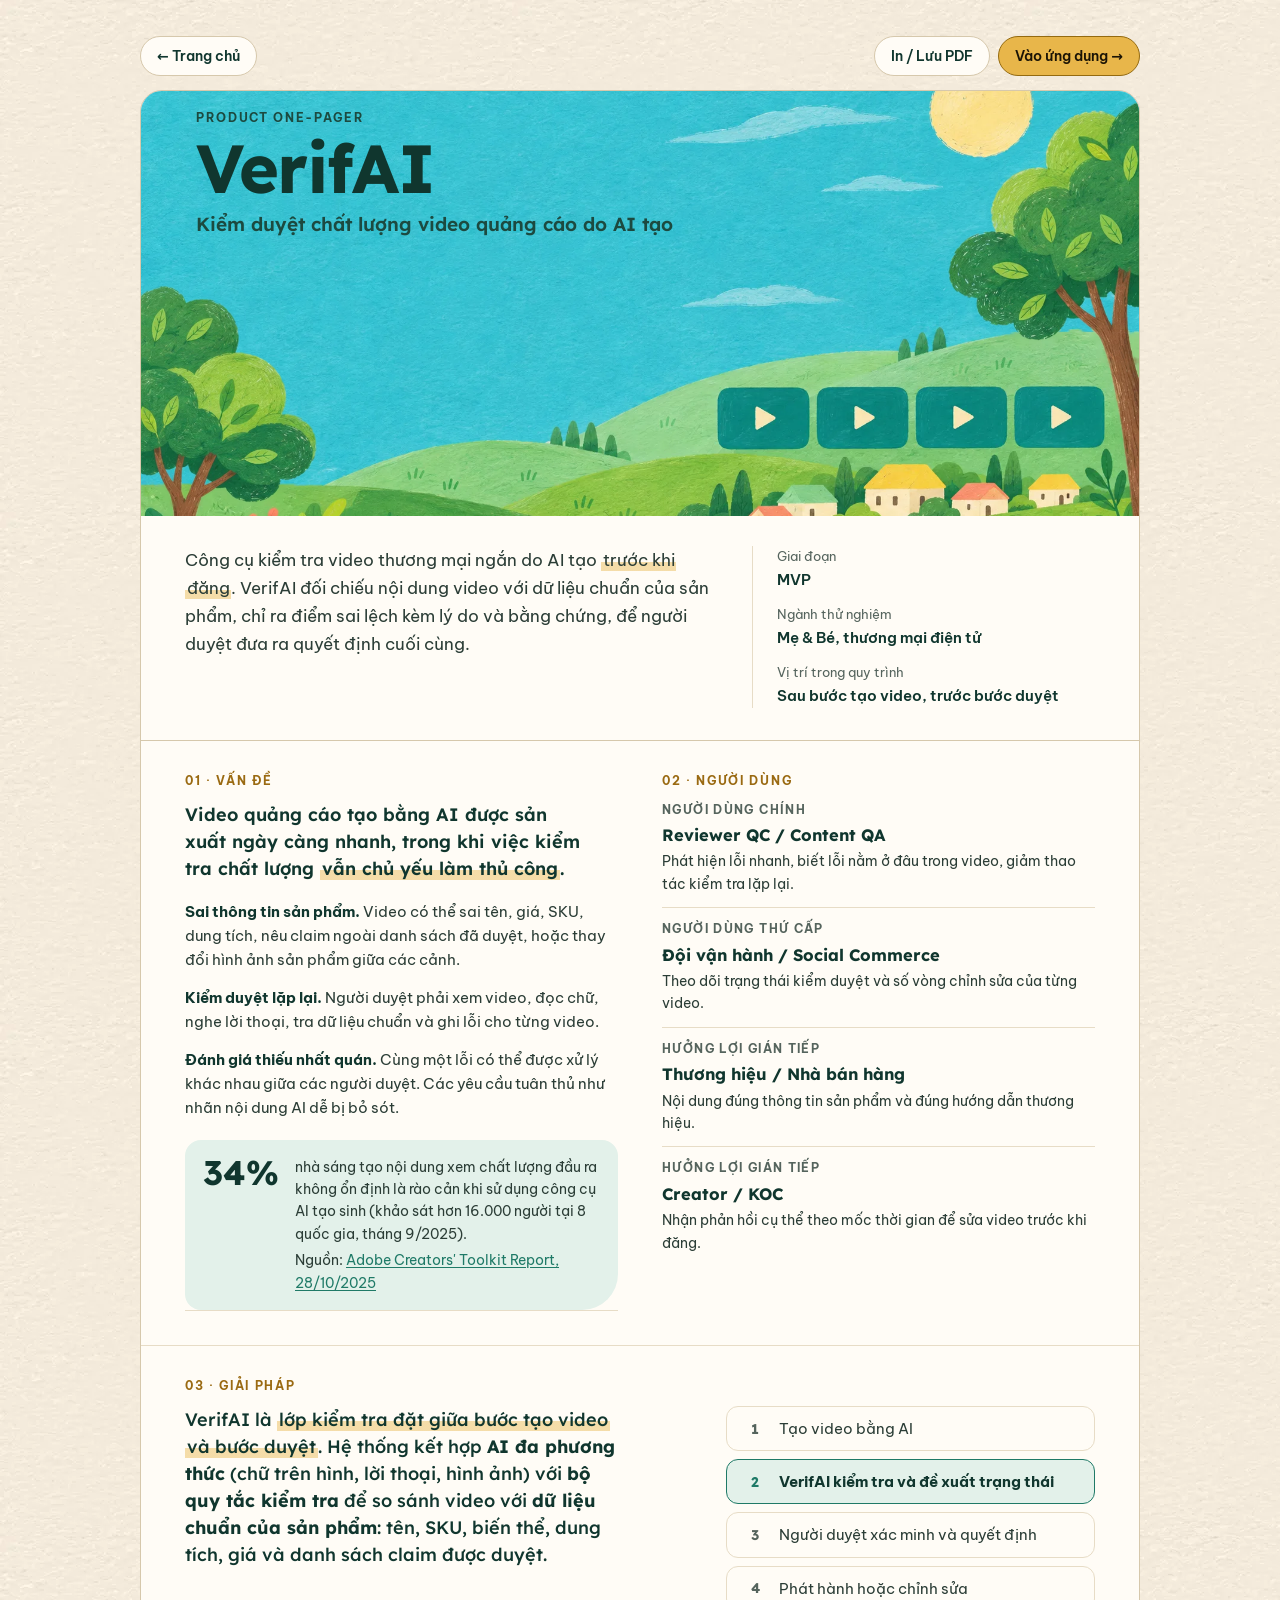
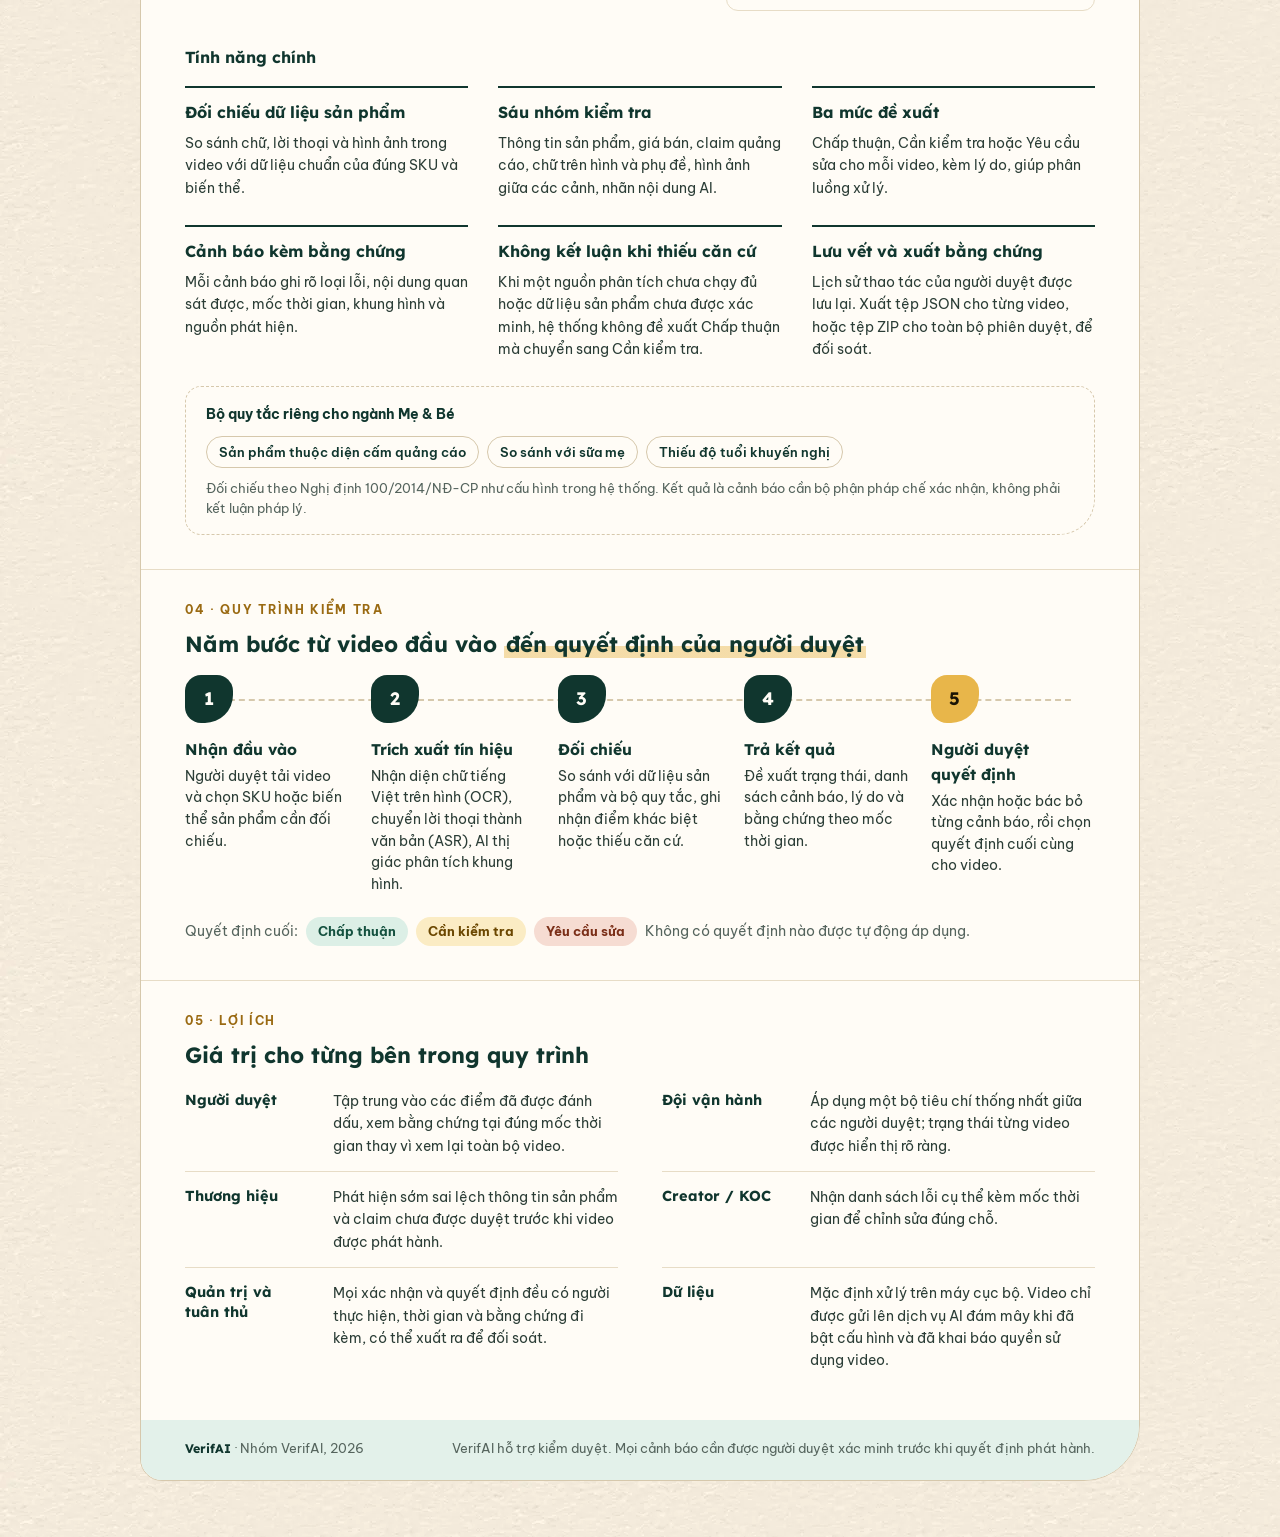
<file: static/one-pager.html>
<!doctype html>
<html lang="vi">
<head>
<meta charset="UTF-8">
<meta name="viewport" content="width=device-width,initial-scale=1">
<meta name="description" content="VerifAI: công cụ kiểm duyệt chất lượng video quảng cáo do AI tạo trước khi đăng.">
<meta name="theme-color" content="#10362e">
<title>VerifAI · Product one-pager</title>
<script>try{if(localStorage.getItem('vfTheme')==='dark')document.documentElement.dataset.theme='dark'}catch(e){}</script>
<link rel="preconnect" href="https://fonts.googleapis.com">
<link rel="preconnect" href="https://fonts.gstatic.com" crossorigin>
<link rel="stylesheet" href="https://fonts.googleapis.com/css2?family=Be+Vietnam+Pro:wght@400;500;600;700&family=Lexend:wght@500;600;700&display=swap">
<style>
/* Layout: one paper sheet in the VerifAI web look. A painted band opens it,
   sections follow the app's bordered regions with "leaf" corners, gold marker
   highlights mark the key phrase of each section. */
:root{
  --paper:#f4ebdb;            /* page ground, same as the web */
  --sheet:#fffcf6;            /* region surface */
  --edge:#d6c8ac;             /* region border */
  --hair:#e7dcc6;
  --ink:#10362e;              /* headings, deep forest green */
  --text:#2b3d36;
  --muted:#55645d;
  --label:#9a6a12;            /* eyebrow labels */
  --accent:#1f7a67;
  --tint:#e3f1ea;             /* highlighted step */
  --marker:rgba(232,182,74,.45);
  --gold:#e8b64a;
  --tex:url(/static/home/paper.webp);
  --display:"Lexend","Be Vietnam Pro",system-ui,sans-serif;
  --body:"Be Vietnam Pro",system-ui,-apple-system,"Segoe UI",sans-serif;
  --leaf:16px 16px 36px 16px;
  --leaf-lg:22px 22px 56px 22px;
}
:root[data-theme="dark"]{
  --paper:#0b1915;--sheet:#10231e;--edge:rgba(255,255,255,.16);--hair:rgba(255,255,255,.09);
  --ink:#f1e7cf;--text:#d3dfd9;--muted:#a3b8b0;--label:#e8c46a;--accent:#7fd3b8;--tint:#173a32;
  --marker:rgba(232,182,74,.3);--gold:#e8c46a;--tex:none;color-scheme:dark}

*{box-sizing:border-box}
body{background:var(--paper) var(--tex) 0 0/512px 512px;color:var(--text);font:15px/1.6 var(--body);
  padding-left:max(16px,env(safe-area-inset-left,0px));padding-right:max(16px,env(safe-area-inset-right,0px));padding-block:28px 48px}
.sheet{max-width:1000px;margin:0 auto;background:var(--sheet);border:1.5px solid var(--edge);border-radius:var(--leaf-lg);overflow:hidden}
h1,h2,h3{font-family:var(--display);color:var(--ink);text-wrap:balance;margin:0}
p{margin:0}
.mk{background:linear-gradient(transparent 58%,var(--marker) 0);padding:0 .1em;-webkit-box-decoration-break:clone;box-decoration-break:clone}
.eyebrow{display:block;font:700 12px/1 var(--body);letter-spacing:.14em;text-transform:uppercase;color:var(--label);margin-bottom:14px}

/* ---------- Painted band ---------- */
.band{position:relative;aspect-ratio:2.35;overflow:hidden;background:#9fd6e8}
.scene{position:absolute;left:0;top:0;width:100%;aspect-ratio:1672/941;transform:translateY(-12%)}
.scene>img{position:absolute;inset:0;width:100%;height:100%;display:block}
.tree{position:absolute;left:var(--x);top:var(--y);width:var(--w);height:var(--h);transform-origin:var(--ox) var(--oy);animation:sway 6s ease-in-out infinite alternate;animation-delay:var(--d)}
.tree img{width:100%;height:100%;display:block}
@keyframes sway{from{transform:rotate(-1.2deg)}to{transform:rotate(1.2deg)}}
@media (prefers-reduced-motion:reduce){.tree{animation:none}}
header{position:relative}
.band-copy{position:absolute;left:5.5%;top:5%;max-width:52%}
.sr{position:absolute;width:1px;height:1px;overflow:hidden;clip:rect(0 0 0 0);white-space:nowrap}
.band-copy .eyebrow{color:#1c4a40;margin-bottom:10px}
.band-copy h1{font-size:clamp(40px,7vw,68px);line-height:1;letter-spacing:-.02em;color:#10362e}
.band-copy .sub{margin-top:10px;font:600 clamp(15px,1.9vw,19px)/1.35 var(--display);color:#1c4a40}

/* ---------- Intro ---------- */
.intro{display:grid;grid-template-columns:minmax(0,1.55fr) minmax(0,1fr);gap:36px;padding:30px 44px 32px;border-bottom:1.5px solid var(--edge)}
.lead{font-size:17px;line-height:1.65;color:var(--text);max-width:60ch}
.facts{display:grid;gap:12px;margin:0;padding-left:24px;border-left:1.5px solid var(--hair)}
.facts dt{font-size:12.5px;color:var(--muted)}
.facts dd{margin:2px 0 0;font-weight:600;color:var(--ink)}

/* ---------- Sections ---------- */
.sec{padding:34px 44px;border-bottom:1px solid var(--hair)}
.sec:last-of-type{border-bottom:0}
.split{display:grid;grid-template-columns:minmax(0,1fr) minmax(0,1fr);gap:44px}
.split>.sec{padding:0}
.row{padding:34px 44px;border-bottom:1px solid var(--hair)}
h2{font-size:22px;line-height:1.3;margin-bottom:16px}
.statement{font:600 18px/1.5 var(--display);color:var(--ink);margin-bottom:18px}
.list{display:grid;gap:14px}
.list p b{color:var(--ink)}
.stat{margin-top:20px;padding:16px 18px;border-radius:var(--leaf);background:var(--tint);display:grid;grid-template-columns:auto minmax(0,1fr);gap:4px 16px;align-items:start}
.stat .num{font:700 34px/1 var(--display);color:var(--ink);grid-row:span 2;font-variant-numeric:tabular-nums}
.stat p{font-size:14px;color:var(--text)}
.src{font-size:12.5px;color:var(--muted)}
.src a{color:var(--accent);text-underline-offset:2px}

.users{display:grid;gap:0}
.user{padding:12px 0;border-top:1px solid var(--hair)}
.user:first-child{border-top:0;padding-top:0}
.user small{display:block;font-size:11.5px;font-weight:700;letter-spacing:.12em;text-transform:uppercase;color:var(--muted)}
.user h3{font-size:16.5px;margin:3px 0 2px}
.user p{font-size:14px;color:var(--text)}

/* Solution */
.sol{display:grid;grid-template-columns:minmax(0,1.35fr) minmax(0,1fr);gap:44px;align-items:start}
.sol .statement{font-weight:500;font-size:18px}
.sol .statement b{font-weight:700}
.where{list-style:none;margin:0;padding:0;display:grid;gap:8px;counter-reset:w}
.where li{counter-increment:w;display:grid;grid-template-columns:28px minmax(0,1fr);align-items:center;gap:10px;padding:10px 14px;border:1.5px solid var(--hair);border-radius:12px;font-size:14.5px;color:var(--text)}
.where li::before{content:counter(w);font:700 14px/1 var(--display);color:var(--muted);text-align:center}
.where li.me{background:var(--tint);border-color:var(--accent);color:var(--ink);font-weight:700}
.where li.me::before{color:var(--accent)}

/* Features */
.features{display:grid;grid-template-columns:repeat(3,minmax(0,1fr));gap:26px 30px;margin-top:6px}
.feat{border-top:2px solid var(--ink);padding-top:12px}
.feat h3{font-size:16px;margin-bottom:6px}
.feat p{font-size:14px;color:var(--text)}
.checks{margin-top:26px;padding:16px 20px;border:1.5px dashed var(--edge);border-radius:var(--leaf);font-size:14px}
.checks b{color:var(--ink)}
.tags{display:flex;flex-wrap:wrap;gap:8px;margin-top:10px}
.tags span{padding:5px 12px;border-radius:999px;border:1.5px solid var(--edge);background:var(--sheet);font-size:13px;font-weight:600;color:var(--ink)}
.note{margin-top:10px;font-size:12.5px;color:var(--muted)}

/* Process: a real sequence, so numbered */
.steps{list-style:none;margin:8px 0 0;padding:0;display:grid;grid-template-columns:repeat(5,minmax(0,1fr));gap:22px;position:relative}
.steps::before{content:"";position:absolute;left:24px;right:24px;top:24px;border-top:2px dashed var(--edge)}
.steps li{position:relative}
.steps .n{position:relative;display:grid;place-items:center;width:48px;height:48px;border-radius:16px 16px 28px 16px;background:var(--ink);color:var(--sheet);font:700 18px/1 var(--display);margin-bottom:14px;font-variant-numeric:tabular-nums}
.steps li:last-child .n{background:var(--gold);color:#1b1405}
.steps h3{font-size:15.5px;margin-bottom:4px}
.steps p{font-size:13.5px;color:var(--text)}
.decisions{display:flex;flex-wrap:wrap;gap:8px;margin-top:22px;align-items:center;font-size:13.5px;color:var(--muted)}
.pill{display:inline-block;padding:4px 12px;border-radius:999px;font-weight:700;font-size:13px}
.pill.ok{background:#dcefe6;color:#14513f}
.pill.rv{background:#fbecc4;color:#6b4700}
.pill.rd{background:#f6dcd2;color:#7a2e17}

/* Benefits */
.benefits{display:grid;grid-template-columns:repeat(2,minmax(0,1fr));gap:0 44px}
.ben{display:grid;grid-template-columns:132px minmax(0,1fr);gap:16px;padding:14px 0;border-top:1px solid var(--hair)}
.ben:nth-child(-n+2){border-top:0;padding-top:4px}
.ben h3{font-size:14.5px;line-height:1.4}
.ben p{font-size:14px;color:var(--text)}

.foot{display:flex;flex-wrap:wrap;justify-content:space-between;gap:10px 24px;padding:18px 44px 22px;background:var(--tint);font-size:12.5px;color:var(--muted)}
.foot b{color:var(--ink);font-family:var(--display)}

@media (max-width:820px){
  .intro,.split,.sol{grid-template-columns:minmax(0,1fr);gap:28px}
  .facts{padding-left:0;border-left:0;padding-top:18px;border-top:1.5px solid var(--hair);grid-template-columns:repeat(auto-fit,minmax(180px,1fr))}
  .features{grid-template-columns:repeat(2,minmax(0,1fr))}
  .steps{grid-template-columns:minmax(0,1fr);gap:16px}
  .steps::before{left:23px;right:auto;top:24px;bottom:24px;border-top:0;border-left:2px dashed var(--edge)}
  .steps li{display:grid;grid-template-columns:48px minmax(0,1fr);gap:0 16px}
  .steps .n{grid-row:span 2;margin:0}
  .benefits{grid-template-columns:minmax(0,1fr)}
  .ben:nth-child(2){border-top:1px solid var(--hair);padding-top:14px}
}
@media (max-width:640px){
  body{padding-block:12px 28px}
  .band{aspect-ratio:1.9}
  .band-copy{position:static;max-width:none;padding:22px 22px 0}
  .band-copy .eyebrow{color:var(--label)}
  .band-copy h1{color:var(--ink)}
  .band-copy .sub{color:var(--text)}
  .intro,.sec,.row{padding:24px 22px}
  .foot{padding:16px 22px}
  .features{grid-template-columns:minmax(0,1fr)}
  .ben{grid-template-columns:minmax(0,1fr);gap:4px}
}
@page{size:A4;margin:10mm}
@media print{body{padding:0;background:#fff}.sheet{border:0;border-radius:0}.tree{animation:none}.sec,.row,.steps li,.feat,.ben{break-inside:avoid}}
/* Web version: top bar with navigation and print */
.topbar{max-width:1000px;margin:0 auto 14px;display:flex;align-items:center;justify-content:space-between;gap:12px;flex-wrap:wrap}
.topbar a,.topbar button{display:inline-flex;align-items:center;gap:6px;min-height:40px;padding:0 16px;border-radius:999px;font:600 14px/1 var(--body);text-decoration:none;cursor:pointer}
.topbar .back{color:var(--ink);border:1.5px solid var(--edge);background:var(--sheet)}
.topbar .back:hover{border-color:var(--ink)}
.topbar .acts{display:flex;gap:8px;flex-wrap:wrap}
.topbar .print{color:var(--ink);border:1.5px solid var(--edge);background:var(--sheet)}
.topbar .print:hover{border-color:var(--ink)}
.topbar .go{color:#1b1405;background:#e8b64a;border:1.5px solid #946a10}
.topbar .go:hover{background:#f0c25c}
.topbar a:focus-visible,.topbar button:focus-visible{outline:2px solid var(--accent);outline-offset:2px}
@media print{.topbar{display:none}*{-webkit-print-color-adjust:exact;print-color-adjust:exact}}
/* Print (A4 is ~720px wide): keep the desktop columns, tighten type and spacing */
@media print{
  body{font-size:12.5px;line-height:1.5}
  .band{aspect-ratio:3.4}
  .sheet{zoom:.93}
  .band-copy{top:7%}.band-copy h1{font-size:46px}.band-copy .sub{font-size:15px}.band-copy .eyebrow{margin-bottom:6px}
  .intro{grid-template-columns:minmax(0,1.55fr) minmax(0,1fr);gap:22px;padding:16px 24px}
  .facts{padding:0 0 0 18px;border-top:0;border-left:1.5px solid var(--hair);grid-template-columns:none;gap:6px}
  .lead{font-size:13.5px}
  .row,.sec{padding:16px 24px}
  .split,.sol{grid-template-columns:minmax(0,1fr) minmax(0,1fr);gap:24px}
  .sol{grid-template-columns:minmax(0,1.35fr) minmax(0,1fr)}
  h2{font-size:16px;margin-bottom:10px}.statement,.sol .statement{font-size:14px;margin-bottom:10px}
  .eyebrow{font-size:10px;margin-bottom:8px}
  .list{gap:8px}.list p,.user p,.feat p,.steps p,.ben p,.stat p,.where li{font-size:11.5px}
  .stat{margin-top:12px;padding:10px 12px}.stat .num{font-size:26px}
  .user{padding:7px 0}.user h3{font-size:13.5px}
  .where{gap:5px}.where li{padding:6px 10px}
  .features{grid-template-columns:repeat(3,minmax(0,1fr));gap:12px 18px}
  .feat{padding-top:8px}.feat h3{font-size:13px;margin-bottom:3px}
  .sec h3[style]{margin:18px 0 10px!important;font-size:13.5px!important}
  .checks{margin-top:14px;padding:10px 14px;font-size:12px}.tags{margin-top:6px}.tags span{font-size:11px;padding:3px 10px}.note{font-size:10.5px;margin-top:6px}
  .steps{grid-template-columns:repeat(5,minmax(0,1fr));gap:12px}
  .steps::before{left:20px;right:20px;top:20px;bottom:auto;border-left:0;border-top:2px dashed var(--edge)}
  .steps li{display:block}.steps .n{width:40px;height:40px;font-size:15px;margin:0 0 8px}.steps h3{font-size:13px}
  .decisions{margin-top:12px;font-size:11.5px}.pill{font-size:11px;padding:3px 10px}
  .benefits{grid-template-columns:minmax(0,1fr) minmax(0,1fr);gap:0 24px}
  .ben{grid-template-columns:96px minmax(0,1fr);gap:10px;padding:8px 0}.ben:nth-child(2){border-top:0;padding-top:4px}.ben h3{font-size:12.5px}
  .foot{padding:10px 24px;font-size:10.5px}
  .sec{break-inside:auto}
}
</style>
</head>
<body>
<nav class="topbar" aria-label="Điều hướng">
  <a class="back" href="/">← Trang chủ</a>
  <span class="acts"><button class="print" type="button" onclick="window.print()">In / Lưu PDF</button><a class="go" href="/app">Vào ứng dụng →</a></span>
</nav>

<main class="sheet">
  <header>
    <div class="band" role="img" aria-label="Tranh phong cảnh đồi xanh với hai cây, minh họa nhận diện của VerifAI">
      <div class="scene">
        <img src="/static/home/landscape.webp" alt="">
        <div class="tree" style="--x:0%;--y:46.44%;--w:17.70%;--h:40.17%;--ox:25%;--oy:99.2%;--d:0s"><img src="/static/home/tree-l.webp" alt=""></div>
        <div class="tree" style="--x:80.80%;--y:13.71%;--w:19.20%;--h:47.72%;--ox:91%;--oy:99.3%;--d:-2.3s"><img src="/static/home/tree-r.webp" alt=""></div>
      </div>
    </div>
      <div class="band-copy" id="bandCopy">
        <span class="eyebrow">Product one-pager</span>
        <h1>VerifAI</h1>
        <p class="sub">Kiểm duyệt chất lượng video quảng cáo do AI tạo</p>
      </div>
  </header>

  <section class="intro" aria-label="Giới thiệu">
    <p class="lead">Công cụ kiểm tra video thương mại ngắn do AI tạo <span class="mk">trước khi đăng</span>. VerifAI đối chiếu nội dung video với dữ liệu chuẩn của sản phẩm, chỉ ra điểm sai lệch kèm lý do và bằng chứng, để người duyệt đưa ra quyết định cuối cùng.</p>
    <dl class="facts">
      <div><dt>Giai đoạn</dt><dd>MVP</dd></div>
      <div><dt>Ngành thử nghiệm</dt><dd>Mẹ &amp; Bé, thương mại điện tử</dd></div>
      <div><dt>Vị trí trong quy trình</dt><dd>Sau bước tạo video, trước bước duyệt</dd></div>
    </dl>
  </section>

  <div class="row split">
    <section class="sec" aria-labelledby="h-problem">
      <span class="eyebrow">01 · Vấn đề</span>
      <h2 id="h-problem" class="statement">Video quảng cáo tạo bằng AI được sản xuất ngày càng nhanh, trong khi việc kiểm tra chất lượng <span class="mk">vẫn chủ yếu làm thủ công</span>.</h2>
      <div class="list">
        <p><b>Sai thông tin sản phẩm.</b> Video có thể sai tên, giá, SKU, dung tích, nêu claim ngoài danh sách đã duyệt, hoặc thay đổi hình ảnh sản phẩm giữa các cảnh.</p>
        <p><b>Kiểm duyệt lặp lại.</b> Người duyệt phải xem video, đọc chữ, nghe lời thoại, tra dữ liệu chuẩn và ghi lỗi cho từng video.</p>
        <p><b>Đánh giá thiếu nhất quán.</b> Cùng một lỗi có thể được xử lý khác nhau giữa các người duyệt. Các yêu cầu tuân thủ như nhãn nội dung AI dễ bị bỏ sót.</p>
      </div>
      <div class="stat">
        <span class="num">34%</span>
        <p>nhà sáng tạo nội dung xem chất lượng đầu ra không ổn định là rào cản khi sử dụng công cụ AI tạo sinh (khảo sát hơn 16.000 người tại 8 quốc gia, tháng 9/2025).</p>
        <p class="src">Nguồn: <a href="https://news.adobe.com/news/2025/10/adobe-max-2025-creators-survey" target="_blank" rel="noopener">Adobe Creators' Toolkit Report, 28/10/2025</a></p>
      </div>
    </section>

    <section class="sec" aria-labelledby="h-users">
      <span class="eyebrow">02 · Người dùng</span>
      <h2 id="h-users" class="sr">Ai sử dụng VerifAI</h2>
      <div class="users">
        <div class="user"><small>Người dùng chính</small><h3>Reviewer QC / Content QA</h3><p>Phát hiện lỗi nhanh, biết lỗi nằm ở đâu trong video, giảm thao tác kiểm tra lặp lại.</p></div>
        <div class="user"><small>Người dùng thứ cấp</small><h3>Đội vận hành / Social Commerce</h3><p>Theo dõi trạng thái kiểm duyệt và số vòng chỉnh sửa của từng video.</p></div>
        <div class="user"><small>Hưởng lợi gián tiếp</small><h3>Thương hiệu / Nhà bán hàng</h3><p>Nội dung đúng thông tin sản phẩm và đúng hướng dẫn thương hiệu.</p></div>
        <div class="user"><small>Hưởng lợi gián tiếp</small><h3>Creator / KOC</h3><p>Nhận phản hồi cụ thể theo mốc thời gian để sửa video trước khi đăng.</p></div>
      </div>
    </section>
  </div>

  <section class="sec" aria-labelledby="h-sol">
    <span class="eyebrow">03 · Giải pháp</span>
    <div class="sol">
      <h2 id="h-sol" class="statement">VerifAI là <span class="mk">lớp kiểm tra đặt giữa bước tạo video và bước duyệt</span>. Hệ thống kết hợp <b>AI đa phương thức</b> (chữ trên hình, lời thoại, hình ảnh) với <b>bộ quy tắc kiểm tra</b> để so sánh video với <b>dữ liệu chuẩn của sản phẩm</b>: tên, SKU, biến thể, dung tích, giá và danh sách claim được duyệt.</h2>
      <ol class="where" aria-label="Vị trí của VerifAI trong quy trình sản xuất video">
        <li>Tạo video bằng AI</li>
        <li class="me">VerifAI kiểm tra và đề xuất trạng thái</li>
        <li>Người duyệt xác minh và quyết định</li>
        <li>Phát hành hoặc chỉnh sửa</li>
      </ol>
    </div>

    <h3 style="margin:34px 0 16px;font-size:16px">Tính năng chính</h3>
    <div class="features">
      <div class="feat"><h3>Đối chiếu dữ liệu sản phẩm</h3><p>So sánh chữ, lời thoại và hình ảnh trong video với dữ liệu chuẩn của đúng SKU và biến thể.</p></div>
      <div class="feat"><h3>Sáu nhóm kiểm tra</h3><p>Thông tin sản phẩm, giá bán, claim quảng cáo, chữ trên hình và phụ đề, hình ảnh giữa các cảnh, nhãn nội dung AI.</p></div>
      <div class="feat"><h3>Ba mức đề xuất</h3><p>Chấp thuận, Cần kiểm tra hoặc Yêu cầu sửa cho mỗi video, kèm lý do, giúp phân luồng xử lý.</p></div>
      <div class="feat"><h3>Cảnh báo kèm bằng chứng</h3><p>Mỗi cảnh báo ghi rõ loại lỗi, nội dung quan sát được, mốc thời gian, khung hình và nguồn phát hiện.</p></div>
      <div class="feat"><h3>Không kết luận khi thiếu căn cứ</h3><p>Khi một nguồn phân tích chưa chạy đủ hoặc dữ liệu sản phẩm chưa được xác minh, hệ thống không đề xuất Chấp thuận mà chuyển sang Cần kiểm tra.</p></div>
      <div class="feat"><h3>Lưu vết và xuất bằng chứng</h3><p>Lịch sử thao tác của người duyệt được lưu lại. Xuất tệp JSON cho từng video, hoặc tệp ZIP cho toàn bộ phiên duyệt, để đối soát.</p></div>
    </div>

    <div class="checks">
      <b>Bộ quy tắc riêng cho ngành Mẹ &amp; Bé</b>
      <div class="tags"><span>Sản phẩm thuộc diện cấm quảng cáo</span><span>So sánh với sữa mẹ</span><span>Thiếu độ tuổi khuyến nghị</span></div>
      <p class="note">Đối chiếu theo Nghị định 100/2014/NĐ-CP như cấu hình trong hệ thống. Kết quả là cảnh báo cần bộ phận pháp chế xác nhận, không phải kết luận pháp lý.</p>
    </div>
  </section>

  <section class="sec" aria-labelledby="h-flow">
    <span class="eyebrow">04 · Quy trình kiểm tra</span>
    <h2 id="h-flow">Năm bước từ video đầu vào <span class="mk">đến quyết định của người duyệt</span></h2>
    <ol class="steps">
      <li><span class="n">1</span><h3>Nhận đầu vào</h3><p>Người duyệt tải video và chọn SKU hoặc biến thể sản phẩm cần đối chiếu.</p></li>
      <li><span class="n">2</span><h3>Trích xuất tín hiệu</h3><p>Nhận diện chữ tiếng Việt trên hình (OCR), chuyển lời thoại thành văn bản (ASR), AI thị giác phân tích khung hình.</p></li>
      <li><span class="n">3</span><h3>Đối chiếu</h3><p>So sánh với dữ liệu sản phẩm và bộ quy tắc, ghi nhận điểm khác biệt hoặc thiếu căn cứ.</p></li>
      <li><span class="n">4</span><h3>Trả kết quả</h3><p>Đề xuất trạng thái, danh sách cảnh báo, lý do và bằng chứng theo mốc thời gian.</p></li>
      <li><span class="n">5</span><h3>Người duyệt quyết định</h3><p>Xác nhận hoặc bác bỏ từng cảnh báo, rồi chọn quyết định cuối cùng cho video.</p></li>
    </ol>
    <div class="decisions"><span>Quyết định cuối:</span><span class="pill ok">Chấp thuận</span><span class="pill rv">Cần kiểm tra</span><span class="pill rd">Yêu cầu sửa</span><span>Không có quyết định nào được tự động áp dụng.</span></div>
  </section>

  <section class="sec" aria-labelledby="h-ben">
    <span class="eyebrow">05 · Lợi ích</span>
    <h2 id="h-ben">Giá trị cho từng bên trong quy trình</h2>
    <div class="benefits">
      <div class="ben"><h3>Người duyệt</h3><p>Tập trung vào các điểm đã được đánh dấu, xem bằng chứng tại đúng mốc thời gian thay vì xem lại toàn bộ video.</p></div>
      <div class="ben"><h3>Đội vận hành</h3><p>Áp dụng một bộ tiêu chí thống nhất giữa các người duyệt; trạng thái từng video được hiển thị rõ ràng.</p></div>
      <div class="ben"><h3>Thương hiệu</h3><p>Phát hiện sớm sai lệch thông tin sản phẩm và claim chưa được duyệt trước khi video được phát hành.</p></div>
      <div class="ben"><h3>Creator / KOC</h3><p>Nhận danh sách lỗi cụ thể kèm mốc thời gian để chỉnh sửa đúng chỗ.</p></div>
      <div class="ben"><h3>Quản trị và tuân thủ</h3><p>Mọi xác nhận và quyết định đều có người thực hiện, thời gian và bằng chứng đi kèm, có thể xuất ra để đối soát.</p></div>
      <div class="ben"><h3>Dữ liệu</h3><p>Mặc định xử lý trên máy cục bộ. Video chỉ được gửi lên dịch vụ AI đám mây khi đã bật cấu hình và đã khai báo quyền sử dụng video.</p></div>
    </div>
  </section>

  <footer class="foot">
    <span><b>VerifAI</b> · Nhóm VerifAI, 2026</span>
    <span>VerifAI hỗ trợ kiểm duyệt. Mọi cảnh báo cần được người duyệt xác minh trước khi quyết định phát hành.</span>
  </footer>
</main>
</body>
</html>
</file>
